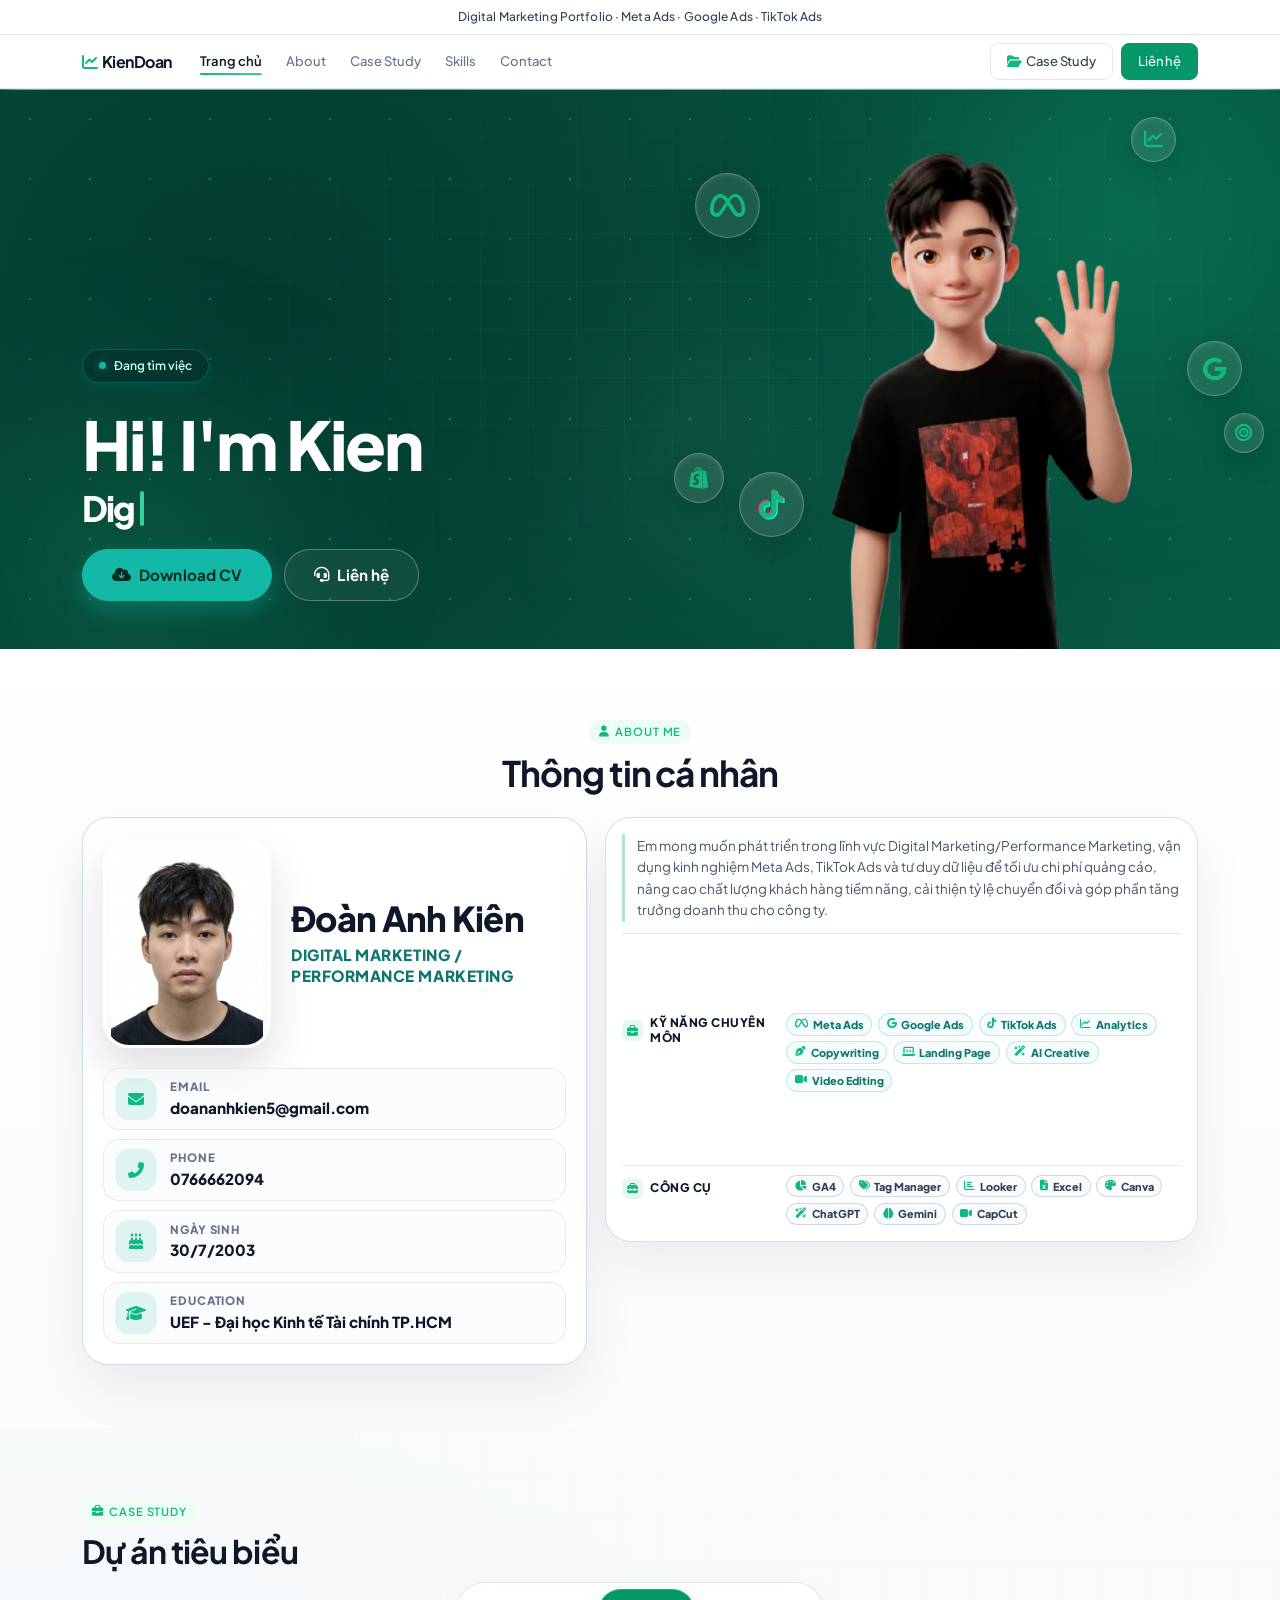
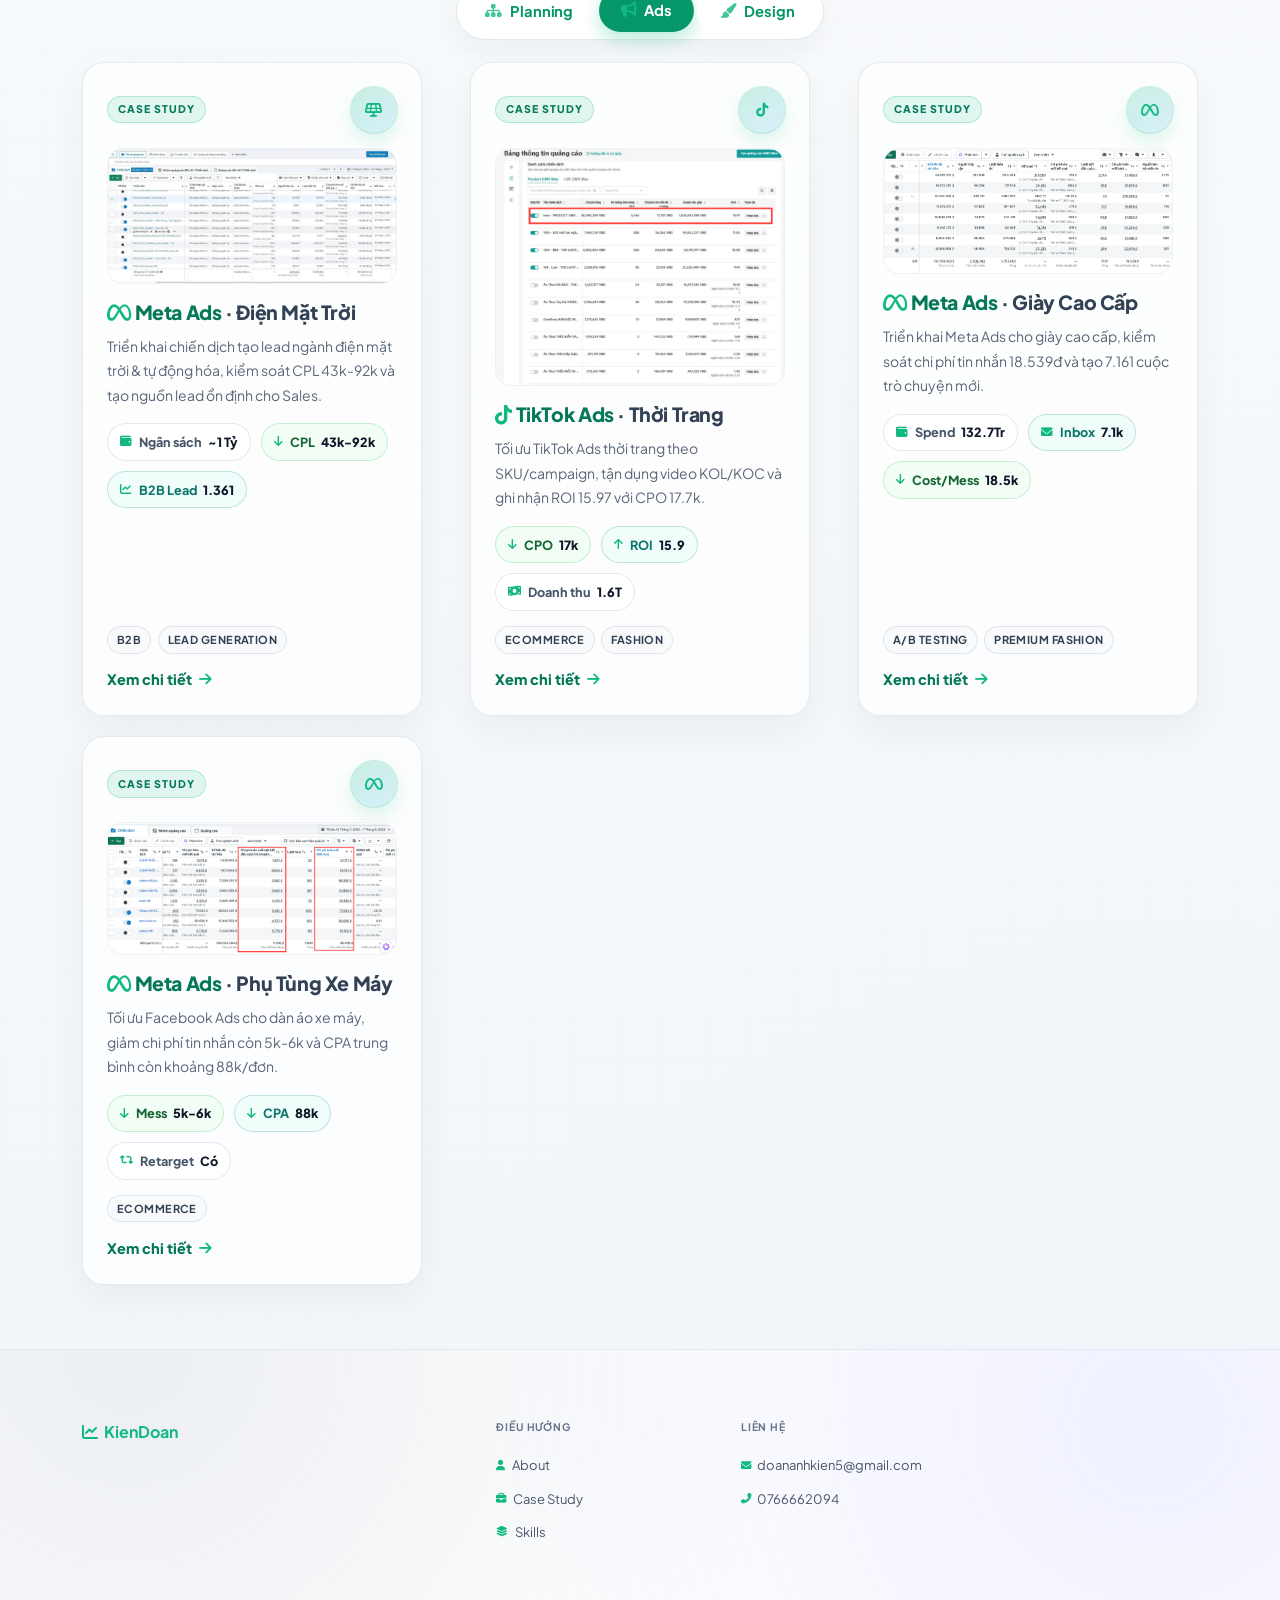
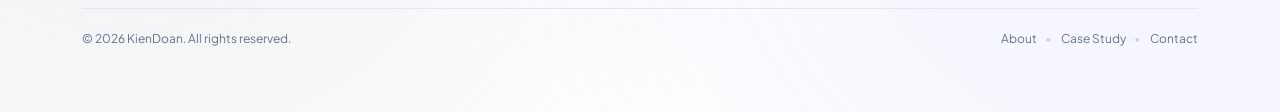
<file: index.html>
<!DOCTYPE html>
<html lang="vi">

<head>
    <!-- Event snippet for Lượt mua hàng conversion page
In your html page, add the snippet and call gtag_report_conversion when someone clicks on the chosen link or button. -->

    <!-- Google tag (gtag.js) -->
    <script async src="https://www.googletagmanager.com/gtag/js?id=AW-17994865729"></script>
    <script>
        window.dataLayer = window.dataLayer || [];
        function gtag() { dataLayer.push(arguments); }
        gtag('js', new Date());

        gtag('config', 'AW-17994865729');
    </script>
    <meta charset="UTF-8">
    <link rel="icon" type="image/svg+xml" href="assets/img/favicon.svg">
    <meta name="viewport" content="width=device-width,initial-scale=1.0">
    <title>Portfolio | Kien Doan </title>
    <meta name="description"
        content="Portfolio cá nhân của Kien Doan - Digital Marketing Specialist. Meta Ads, Google Ads, TikTok Ads, tracking và tối ưu chuyển đổi.">
    <meta name="keywords"
        content="portfolio digital marketing, digital marketing specialist, meta ads, google ads, tiktok ads, conversion optimization">
    <meta name="author" content="Kien Doan">
    <meta name="robots" content="index, follow">
    <meta name="revisit-after" content="1 day">
    <meta name="language" content="Vietnamese">
    <meta name="geo.region" content="VN">
    <meta name="geo.country" content="Vietnam">

    <!-- Open Graph (Facebook/Zalo) -->
    <meta property="og:type" content="website">
    <meta property="og:url" content="https://kiendoan.com/">
    <meta property="og:title" content="Portfolio | Kien Doan - Digital Marketing Specialist">
    <meta property="og:description"
        content="Case study thực chiến về Meta Ads, Google Ads, TikTok Ads và tối ưu chuyển đổi.">
    <meta property="og:image" content="https://kiendoan.com/assets/img/favicon.svg">
    <meta property="og:site_name" content="Kien Doan Portfolio">
    <meta property="og:locale" content="vi_VN">

    <!-- Twitter Card -->
    <meta name="twitter:card" content="summary_large_image">
    <meta name="twitter:url" content="https://kiendoan.com/">
    <meta name="twitter:title" content="Portfolio | Kien Doan - Digital Marketing Specialist">
    <meta name="twitter:description"
        content="Portfolio cá nhân với dự án thực chiến và KPI rõ ràng cho nhà tuyển dụng.">
    <meta name="twitter:image" content="https://kiendoan.com/assets/img/og-image.png">

    <!-- Canonical URL -->
    <link rel="canonical" href="https://kiendoan.com/">

    <!-- Preconnect & Preload -->
    <link rel="preconnect" href="https://fonts.googleapis.com">
    <link rel="preconnect" href="https://fonts.gstatic.com" crossorigin>
    <link rel="preload"
        href="https://fonts.googleapis.com/css2?family=Plus+Jakarta+Sans:wght@300;400;500;600;700;800;900&display=swap"
        as="style">
    <link
        href="https://fonts.googleapis.com/css2?family=Plus+Jakarta+Sans:wght@300;400;500;600;700;800;900&display=swap"
        rel="stylesheet">
    <!-- Google tag (gtag.js) -->
    <script async src="https://www.googletagmanager.com/gtag/js?id=AW-17994865729"></script>
    <script>
        window.dataLayer = window.dataLayer || [];
        function gtag() { dataLayer.push(arguments); }
        gtag('js', new Date());

        gtag('config', 'AW-17994865729');
    </script>
    <!-- Schema.org Person -->
    <script type="application/ld+json">
    {
      "@context": "https://schema.org",
      "@type": "Person",
      "name": "Kien Doan",
      "url": "https://kiendoan.com",
      "logo": "https://kiendoan.com/assets/img/favicon.svg",
      "description": "Digital Marketing Specialist với kinh nghiệm Meta Ads, Google Ads, TikTok Ads và tối ưu chuyển đổi.",
      "sameAs": [
        "https://www.facebook.com/kiendoan"
      ],
      "contactPoint": {
        "@type": "ContactPoint",
        "email": "hello@yourmail.com",
        "contactType": "business",
        "availableLanguage": "Vietnamese"
      },
      "address": {
        "@type": "PostalAddress",
        "addressCountry": "VN",
        "addressRegion": "Ho Chi Minh City"
      }
    }
    </script>

    <link href="https://cdn.jsdelivr.net/npm/bootstrap@5.3.3/dist/css/bootstrap.min.css" rel="stylesheet">
    <link href="https://cdnjs.cloudflare.com/ajax/libs/font-awesome/6.5.1/css/all.min.css" rel="stylesheet">
    <link href="assets/css/styles.css" rel="stylesheet">
    <style>
        .hero-bubble {
            position: absolute;
            background: rgba(255, 255, 255, 0.1);
            backdrop-filter: blur(8px);
            border: 1px solid rgba(255, 255, 255, 0.2);
            box-shadow: 0 8px 32px rgba(16, 185, 129, 0.2);
            display: flex;
            align-items: center;
            justify-content: center;
            animation: floatBubble ease-in-out infinite;
            z-index: 1;
            /* Stay behind content which is z-index:2 */
            border-radius: 50%;
            opacity: 1;
            /* Lower opacity for background effect */
        }

        .bubble-1 {
            top: 8%;
            right: 5%;
            width: 80px;
            height: 80px;
            padding: 12px;
            animation-duration: 6s;
        }

        .bubble-2 {
            top: 30%;
            right: 3%;
            width: 60px;
            height: 60px;
            padding: 8px;
            animation-duration: 5s;
            animation-delay: 1s;
        }

        .bubble-3 {
            bottom: 8%;
            right: 4%;
            width: 75px;
            height: 75px;
            padding: 12px;
            animation-duration: 7s;
            animation-delay: 2s;
        }

        .bubble-4 {
            top: 15%;
            right: 12%;
            width: 65px;
            height: 65px;
            padding: 10px;
            animation-duration: 6.5s;
            animation-delay: 0.5s;
        }

        .bubble-5 {
            bottom: 25%;
            right: 10%;
            width: 55px;
            height: 55px;
            padding: 8px;
            animation-duration: 5.5s;
            animation-delay: 1.5s;
        }

        @media (max-width: 991px) {
            .bubble-1 {
                top: 8%;
                right: 5%;
                width: 55px;
                height: 55px;
                padding: 8px;
            }

            .bubble-2 {
                top: 25%;
                right: 8%;
                width: 45px;
                height: 45px;
                padding: 6px;
            }

            .bubble-3 {
                bottom: 15%;
                right: 10%;
                width: 50px;
                height: 50px;
                padding: 8px;
            }

            .bubble-4 {
                display: none !important;
            }

            .bubble-5 {
                display: none !important;
            }
        }

        @media (max-width: 767px) {
            .hero-bubble {
                display: none !important;
            }
        }

        .hero-bubble img {
            width: 100%;
            height: 100%;
            object-fit: contain;
        }

        /* ── Portfolio hero avatar (static image) ───────────────────── */
        .hero-avatar-wrap {
            width: 100%;
            display: flex;
            justify-content: center;
            align-items: flex-end;
        }

        .hero-avatar-img {
            pointer-events: none;
            width: min(420px, 95%);
            max-height: 560px;
            height: auto;
            display: block;
            object-fit: contain;
            border: 0 !important;
            outline: 0 !important;
            box-shadow: none !important;
            border-radius: 0 !important;
            background: transparent !important;
            animation: none !important;
            filter: none !important;
            mix-blend-mode: normal !important;
        }

        @media (max-width: 991px) {
            .hero-avatar-img {
                width: min(340px, 88vw);
                max-height: 420px;
            }
        }

        @keyframes floatBubble {
            0% {
                transform: translateY(0) rotate(-5deg) scale(1);
            }

            50% {
                transform: translateY(-25px) rotate(5deg) scale(1.05);
            }

            100% {
                transform: translateY(0) rotate(-5deg) scale(1);
            }
        }

        /* ── Case study cards (home) ─────────────────────────────── */
        .case-study-section {
            background:
                linear-gradient(180deg, rgba(248, 250, 252, 0.92) 0%, rgba(241, 245, 249, 0.9) 100%),
                radial-gradient(circle at 10% 15%, rgba(16, 185, 129, 0.08), transparent 36%),
                radial-gradient(circle at 90% 80%, rgba(56, 189, 248, 0.08), transparent 42%);
            position: relative;
            overflow: hidden;
        }

        .case-study-section::before {
            content: "";
            position: absolute;
            inset: 0;
            background-image:
                linear-gradient(rgba(148, 163, 184, 0.08) 1px, transparent 1px),
                linear-gradient(90deg, rgba(148, 163, 184, 0.08) 1px, transparent 1px);
            background-size: 44px 44px;
            opacity: 0.22;
            pointer-events: none;
        }

        .case-study-section .container {
            position: relative;
            z-index: 1;
        }

        .cs-card {
            border: 1px solid rgba(148, 163, 184, 0.22);
            border-radius: 22px;
            background: rgba(255, 255, 255, 0.74);
            backdrop-filter: blur(16px);
            -webkit-backdrop-filter: blur(16px);
            box-shadow: 0 14px 36px rgba(2, 44, 34, 0.05), inset 0 1px 0 rgba(255, 255, 255, 0.6);
            padding: 1.5rem;
            height: 100%;
            transition: all 400ms cubic-bezier(0.4, 0, 0.2, 1);
            position: relative;
            overflow: hidden;
            transform: translateY(18px);
            opacity: 0;
            display: flex;
            flex-direction: column;
        }

        .cs-card.is-visible {
            transform: translateY(0);
            opacity: 1;
            transition-delay: var(--cs-delay, 0ms);
        }

        .cs-card::before {
            content: '';
            position: absolute;
            inset: 0;
            background:
                radial-gradient(circle at 15% 10%, rgba(16, 185, 129, .14), transparent 40%),
                radial-gradient(circle at 90% 30%, rgba(14, 165, 233, .12), transparent 48%);
            opacity: 0;
            transition: opacity 400ms ease;
            pointer-events: none;
            z-index: 0;
        }

        .cs-card::after {
            content: '';
            position: absolute;
            top: 0;
            left: -150%;
            width: 50%;
            height: 100%;
            background: linear-gradient(to right,
                    rgba(255, 255, 255, 0) 0%,
                    rgba(255, 255, 255, 0.5) 50%,
                    rgba(255, 255, 255, 0) 100%);
            transform: skewX(-25deg);
            z-index: 10;
            pointer-events: none;
        }

        .cs-card:hover {
            transform: translateY(-8px) scale(1.02);
            border-color: rgba(16, 185, 129, 0.4);
            box-shadow: 0 30px 60px rgba(2, 44, 34, 0.12), inset 0 1px 0 rgba(255, 255, 255, 0.9), 0 0 20px rgba(16, 185, 129, 0.1);
        }

        .cs-card:hover::before {
            opacity: 1;
        }

        .cs-card:hover::after {
            animation: card-shine 0.8s ease-out forwards;
        }

        .cs-card.ai-design-card {
            border-color: rgba(139, 92, 246, 0.22);
            background:
                linear-gradient(180deg, rgba(255, 255, 255, 0.84), rgba(248, 250, 252, 0.78)),
                radial-gradient(circle at 85% 12%, rgba(139, 92, 246, 0.12), transparent 34%);
        }

        .cs-card.ai-design-card::before {
            background:
                radial-gradient(circle at 20% 12%, rgba(139, 92, 246, .16), transparent 40%),
                radial-gradient(circle at 84% 36%, rgba(20, 184, 166, .14), transparent 48%);
        }

        .cs-card.ai-design-card:hover {
            border-color: rgba(139, 92, 246, 0.38);
            box-shadow: 0 30px 60px rgba(76, 29, 149, 0.12), inset 0 1px 0 rgba(255, 255, 255, 0.9), 0 0 20px rgba(139, 92, 246, 0.10);
        }

        @keyframes card-shine {
            100% {
                left: 200%;
            }
        }

        .cs-card-link {
            position: absolute;
            inset: 0;
            z-index: 1;
            border-radius: inherit;
            border: 0;
            background: transparent;
            padding: 0;
            cursor: pointer;
        }

        .cs-top {
            display: flex;
            align-items: center;
            justify-content: space-between;
            gap: .85rem;
            margin-bottom: .95rem;
            position: relative;
            z-index: 2;
        }

        .cs-badge {
            display: inline-flex;
            align-items: center;
            gap: .3rem;
            padding: .28rem .62rem;
            border-radius: 999px;
            background: rgba(16, 185, 129, .12);
            border: 1px solid rgba(16, 185, 129, .24);
            color: var(--primary-700);
            font-weight: 800;
            font-size: .66rem;
            letter-spacing: .1em;
            text-transform: uppercase;
        }

        .cs-icon {
            width: 46px;
            height: 46px;
            border-radius: 999px;
            background: linear-gradient(145deg, rgba(16, 185, 129, .22), rgba(14, 165, 233, .16));
            color: var(--primary-800);
            display: flex;
            align-items: center;
            justify-content: center;
            flex: 0 0 auto;
            box-shadow: 0 0 0 1px rgba(16, 185, 129, 0.22), 0 8px 18px rgba(16, 185, 129, 0.16);
            transition: transform 260ms var(--ease-out), box-shadow 260ms var(--ease-out);
        }

        .cs-card:hover .cs-icon {
            transform: scale(1.08) rotate(-6deg);
            box-shadow: 0 0 0 1px rgba(16, 185, 129, 0.28), 0 14px 28px rgba(16, 185, 129, 0.24);
        }

        .cs-title {
            font-size: 1.22rem;
            font-weight: 900;
            letter-spacing: -.02em;
            margin: 0 0 .55rem;
            position: relative;
            z-index: 2;
            line-height: 1.35;
        }

        .cs-title .cs-keyword {
            color: var(--primary-700);
        }

        .cs-visual {
            position: relative;
            border-radius: 16px;
            overflow: hidden;
            min-height: 126px;
            margin-bottom: 0.95rem;
            border: 1px solid rgba(255, 255, 255, 0.45);
            background: linear-gradient(135deg, rgba(15, 23, 42, 0.08), rgba(16, 185, 129, 0.18));
            z-index: 2;
        }

        .cs-visual img {
            transition: transform 500ms cubic-bezier(0.4, 0, 0.2, 1);
        }

        .cs-card:hover .cs-visual img {
            transform: scale(1.08);
        }

        .cs-visual::before {
            content: "";
            position: absolute;
            inset: 0;
            background:
                radial-gradient(circle at 80% 25%, rgba(255, 255, 255, 0.38), transparent 35%),
                radial-gradient(circle at 15% 80%, rgba(255, 255, 255, 0.24), transparent 45%);
            pointer-events: none;
        }

        .cs-visual-icon {
            position: absolute;
            right: 12px;
            top: 12px;
            width: 40px;
            height: 40px;
            border-radius: 12px;
            background: rgba(255, 255, 255, 0.26);
            border: 1px solid rgba(255, 255, 255, 0.44);
            display: flex;
            align-items: center;
            justify-content: center;
            color: #0f172a;
            font-size: 1.1rem;
        }

        .cs-visual-chart {
            position: absolute;
            left: 14px;
            right: 14px;
            bottom: 14px;
            display: flex;
            align-items: flex-end;
            gap: 7px;
        }

        .cs-visual-chart span {
            flex: 1;
            border-radius: 999px;
            background: linear-gradient(180deg, rgba(255, 255, 255, 0.92), rgba(226, 232, 240, 0.92));
            border: 1px solid rgba(255, 255, 255, 0.6);
        }

        .cs-visual-chart span:nth-child(1) {
            height: 22px;
        }

        .cs-visual-chart span:nth-child(2) {
            height: 34px;
        }

        .cs-visual-chart span:nth-child(3) {
            height: 52px;
        }

        .cs-visual-chart span:nth-child(4) {
            height: 64px;
        }

        .cs-visual-chart span:nth-child(5) {
            height: 44px;
        }

        .cs-card:hover .cs-visual-chart span {
            filter: brightness(1.04);
        }

        .cs-visual.meta {
            background: linear-gradient(135deg, rgba(59, 130, 246, 0.24), rgba(147, 197, 253, 0.2));
        }

        .cs-visual.google {
            background: linear-gradient(135deg, rgba(34, 197, 94, 0.2), rgba(59, 130, 246, 0.24));
        }

        .cs-visual.tiktok {
            background: linear-gradient(135deg, rgba(20, 184, 166, 0.2), rgba(15, 23, 42, 0.2));
        }

        .cs-visual.ai-poster-thumb {
            min-height: 178px;
            display: grid;
            place-items: center;
            padding: .75rem;
            border: 1px solid rgba(139, 92, 246, 0.2);
            background:
                radial-gradient(circle at 80% 20%, rgba(139, 92, 246, 0.16), transparent 35%),
                linear-gradient(135deg, rgba(248, 250, 252, 0.96), rgba(245, 243, 255, 0.92));
        }

        .cs-visual.ai-poster-thumb::before {
            opacity: .18;
        }

        .cs-visual.ai-poster-thumb img {
            position: relative;
            z-index: 2;
            width: auto;
            max-width: 100%;
            height: 156px;
            object-fit: contain;
            border-radius: 12px;
            box-shadow: 0 18px 34px rgba(76, 29, 149, 0.18);
        }

        .cs-desc {
            color: rgba(71, 85, 105, 0.9);
            margin: 0 0 1rem;
            line-height: 1.75;
            position: relative;
            z-index: 2;
        }

        .cs-kpis {
            display: flex;
            flex-wrap: wrap;
            gap: .62rem;
            margin-bottom: .95rem;
            position: relative;
            z-index: 2;
        }

        .cs-kpi {
            display: inline-flex;
            align-items: center;
            gap: .38rem;
            padding: .48rem .78rem;
            border-radius: 999px;
            background: rgba(255, 255, 255, 0.88);
            border: 1px solid rgba(148, 163, 184, 0.25);
            color: var(--gray-700);
            font-weight: 750;
            font-size: .79rem;
            transition: transform 220ms var(--ease-out), box-shadow 220ms var(--ease-out), border-color 220ms var(--ease-out);
        }

        .cs-kpi strong {
            color: var(--gray-900);
        }

        .cs-kpi.up {
            color: #0f766e;
            border-color: rgba(13, 148, 136, 0.24);
            background: rgba(240, 253, 250, 0.9);
        }

        .cs-kpi.cost {
            color: #166534;
            border-color: rgba(34, 197, 94, 0.24);
            background: rgba(240, 253, 244, 0.9);
        }

        .cs-kpi.neutral {
            color: #475569;
        }

        .cs-kpi i {
            font-size: 0.72rem;
        }

        .cs-card:hover .cs-kpi {
            transform: translateY(-1px);
            border-color: rgba(16, 185, 129, 0.28);
            box-shadow: 0 8px 18px rgba(2, 44, 34, 0.08);
        }

        .cs-tags {
            display: flex;
            flex-wrap: wrap;
            gap: 0.4rem;
            margin-top: auto;
            margin-bottom: .9rem;
            position: relative;
            z-index: 2;
        }

        .cs-tag {
            display: inline-flex;
            align-items: center;
            border-radius: 999px;
            padding: 0.25rem 0.56rem;
            font-size: 0.69rem;
            font-weight: 700;
            letter-spacing: 0.04em;
            text-transform: uppercase;
            color: var(--gray-700);
            background: rgba(248, 250, 252, 0.92);
            border: 1px solid rgba(148, 163, 184, 0.24);
        }

        .cs-action {
            display: inline-flex;
            align-items: center;
            gap: .45rem;
            font-weight: 800;
            font-size: .9rem;
            color: var(--primary-700);
            text-decoration: none;
            position: relative;
            z-index: 2;
            width: fit-content;
            transition: color 220ms var(--ease-out);
        }

        .cs-action::after {
            content: "";
            position: absolute;
            left: 0;
            bottom: -2px;
            height: 2px;
            width: 0;
            background: currentColor;
            transition: width 220ms var(--ease-out);
        }

        .cs-action i {
            transition: transform 220ms var(--ease-out);
        }

        .cs-card:hover .cs-action {
            color: var(--primary-600);
        }

        .cs-card:hover .cs-action::after {
            width: 100%;
        }

        .cs-card:hover .cs-action i {
            transform: translateX(4px);
        }

        @media (max-width: 767px) {
            .cs-card {
                border-radius: 18px;
                padding: 1.2rem;
            }

            .cs-title {
                font-size: 1.12rem;
            }
        }

        /* Compact About */
        .about-compact {
            padding: clamp(2rem, 4vw, 3.2rem) 0;
            background:
                linear-gradient(180deg, #ffffff 0%, rgba(248, 250, 252, 0.9) 100%);
        }

        .about-compact .section-header {
            margin-bottom: clamp(1rem, 2vw, 1.45rem);
        }

        .about-compact .section-header h2 {
            font-size: clamp(1.55rem, 3vw, 2.2rem);
            margin-bottom: 0;
        }

        .about-compact-grid {
            display: grid;
            grid-template-columns: minmax(360px, 0.92fr) minmax(0, 1.08fr);
            gap: clamp(.85rem, 1.5vw, 1.1rem);
            align-items: start;
        }

        .about-profile-card,
        .about-detail-card {
            border: 1px solid rgba(203, 213, 225, 0.82);
            border-radius: 26px;
            background: rgba(255, 255, 255, 0.96);
            box-shadow: 0 22px 54px rgba(15, 23, 42, 0.07);
            padding: clamp(1rem, 1.8vw, 1.25rem);
            transition: transform .22s ease, box-shadow .22s ease, border-color .22s ease;
            align-self: start;
            height: fit-content;
            min-height: 0;
        }

        .about-profile-card:hover,
        .about-detail-card:hover {
            transform: translateY(-3px);
            border-color: rgba(20, 184, 166, 0.28);
            box-shadow: 0 28px 64px rgba(15, 23, 42, 0.1);
        }

        .about-profile-card {
            display: flex;
            flex-direction: column;
            justify-content: flex-start;
        }

        .about-profile-head {
            display: grid;
            grid-template-columns: clamp(136px, 28vw, 168px) minmax(0, 1fr);
            align-items: center;
            gap: clamp(.9rem, 2vw, 1.25rem);
            margin-bottom: clamp(.9rem, 1.8vw, 1.2rem);
        }

        .about-avatar {
            width: 100%;
            aspect-ratio: 4 / 5;
            border-radius: 26px;
            overflow: hidden;
            border: 3px solid #fff;
            box-shadow: 0 20px 44px rgba(15, 23, 42, 0.14);
            background: linear-gradient(180deg, #ffffff 0%, #f8fafc 100%);
            display: flex;
            align-items: center;
            justify-content: center;
        }

        .about-avatar img {
            width: 100%;
            height: 100%;
            object-fit: contain;
            object-position: center center;
            display: block;
        }

        .about-identity {
            min-width: 0;
        }

        .about-name {
            margin: 0;
            color: var(--gray-900);
            font-size: clamp(1.55rem, 3.1vw, 2.15rem);
            font-weight: 900;
            letter-spacing: -0.02em;
            line-height: 1.05;
        }

        .about-role {
            margin-top: .55rem;
            color: #0f766e;
            font-size: clamp(.78rem, 1.5vw, .96rem);
            font-weight: 800;
            letter-spacing: .035em;
            line-height: 1.35;
            text-transform: uppercase;
        }

        .about-info-list {
            display: grid;
            gap: .55rem;
            margin: 0;
        }

        .about-info-item {
            display: grid;
            grid-template-columns: 42px minmax(0, 1fr);
            gap: .85rem;
            align-items: center;
            color: var(--gray-700);
            font-size: .95rem;
            line-height: 1.38;
            border: 1px solid rgba(226, 232, 240, 0.82);
            border-radius: 16px;
            background: rgba(248, 250, 252, 0.58);
            padding: .58rem .68rem;
            transition: transform .18s ease, border-color .18s ease, background .18s ease;
        }

        .about-info-item:hover {
            transform: translateX(4px);
            border-color: rgba(20, 184, 166, 0.32);
            background: rgba(240, 253, 250, 0.72);
        }

        .about-info-item i {
            width: 42px;
            height: 42px;
            display: inline-flex;
            align-items: center;
            justify-content: center;
            border-radius: 14px;
            color: #10b981;
            background: rgba(20, 184, 166, 0.12);
            font-size: 1rem;
        }

        .about-info-item span {
            display: block;
            color: var(--gray-500);
            font-size: .72rem;
            font-weight: 850;
            text-transform: uppercase;
            letter-spacing: .07em;
            margin-bottom: .18rem;
        }

        .about-info-item strong {
            color: var(--gray-900);
            font-weight: 800;
            overflow-wrap: anywhere;
        }

        .about-detail-card {
            display: grid;
            align-content: start;
            gap: .7rem;
        }

        .about-summary {
            margin: 0;
            color: #475569;
            font-size: .9rem;
            line-height: 1.62;
            max-width: none;
            border: 1px solid rgba(226, 232, 240, 0.86);
            border-radius: 18px;
            background: rgba(248, 250, 252, 0.62);
            padding: .72rem .85rem;
        }

        .about-skill-cloud {
            display: grid;
            grid-template-columns: repeat(2, minmax(0, 1fr));
            gap: .42rem;
        }

        .about-skill-layout {
            display: grid;
            grid-template-columns: 1fr;
            gap: .38rem;
            align-items: start;
            margin: 0;
        }

        .about-skill-section {
            margin: 0;
            border: 0;
            border-radius: 0;
            background: transparent;
            padding: 0;
            display: grid;
            grid-template-columns: 136px minmax(0, 1fr);
            gap: .45rem;
            align-items: center;
        }

        .about-skill-section+.about-skill-section {
            padding-top: .55rem;
            border-top: 1px solid rgba(226, 232, 240, 0.9);
        }

        .about-mini-title {
            margin: 0;
            color: var(--gray-900);
            font-size: .72rem;
            font-weight: 850;
            letter-spacing: .04em;
            text-transform: uppercase;
            display: flex;
            align-items: center;
            gap: .5rem;
        }

        .about-mini-title i {
            color: #0f766e;
        }

        .about-skill-chip {
            display: inline-flex;
            align-items: center;
            justify-content: flex-start;
            gap: .42rem;
            border: 1px solid rgba(20, 184, 166, 0.22);
            border-radius: 999px;
            background: rgba(240, 253, 250, 0.76);
            color: #115e59;
            padding: .42rem .68rem;
            font-size: .78rem;
            font-weight: 750;
            line-height: 1;
            transition: transform .18s ease, border-color .18s ease, background .18s ease;
        }

        .about-skill-chip i {
            font-size: .78rem;
            color: #0f766e;
        }

        .about-skill-chip:hover,
        .about-tool-chip:hover {
            transform: translateY(-2px);
            border-color: rgba(20, 184, 166, 0.4);
            background: rgba(240, 253, 250, 0.95);
        }

        .about-tool-chip {
            display: inline-flex;
            align-items: center;
            justify-content: flex-start;
            gap: .42rem;
            border: 1px solid rgba(226, 232, 240, 0.95);
            border-radius: 999px;
            background: #fff;
            color: var(--gray-700);
            padding: .4rem .64rem;
            font-size: .76rem;
            font-weight: 750;
            line-height: 1;
            box-shadow: 0 6px 14px rgba(15, 23, 42, 0.04);
            transition: transform .18s ease, border-color .18s ease, background .18s ease;
        }

        .about-tool-chip i {
            color: #0f766e;
            font-size: .78rem;
        }

        .about-skill-chip,
        .about-tool-chip {
            width: 100%;
        }

        @media (max-width: 1199px) {
            .about-compact-grid {
                grid-template-columns: minmax(320px, .95fr) minmax(0, 1.05fr);
            }
        }

        @media (max-width: 991px) {
            .about-compact-grid {
                grid-template-columns: 1fr;
            }

            .about-profile-card,
            .about-detail-card {
                border-radius: 22px;
            }

            .about-profile-head {
                grid-template-columns: 148px minmax(0, 1fr);
            }
        }

        @media (max-width: 575px) {
            .about-profile-head {
                grid-template-columns: 124px minmax(0, 1fr);
                align-items: center;
                gap: 1rem;
            }

            .about-avatar {
                border-radius: 20px;
            }

            .about-name {
                font-size: clamp(1.25rem, 7vw, 1.55rem);
            }

            .about-summary {
                font-size: .86rem;
                line-height: 1.58;
                padding: .82rem .88rem;
            }

            .about-skill-layout {
                grid-template-columns: 1fr;
                gap: .55rem;
            }

            .about-info-item {
                grid-template-columns: 38px minmax(0, 1fr);
                padding: .65rem;
            }

            .about-info-item i {
                width: 38px;
                height: 38px;
            }
        }

        /* ── Filter Group Premium Styling ───────────────────────────── */
        .filter-wrapper {
            display: flex;
            justify-content: center;
            margin-bottom: 3.5rem;
        }

        .filter-group {
            background: rgba(255, 255, 255, 0.85);
            border: 1px solid rgba(148, 163, 184, 0.25);
            padding: 0.4rem;
            border-radius: 999px;
            backdrop-filter: blur(16px);
            -webkit-backdrop-filter: blur(16px);
            box-shadow: 0 10px 30px rgba(2, 44, 34, 0.05), inset 0 1px 0 rgba(255, 255, 255, 0.6);
            display: inline-flex;
            gap: 0.2rem;
            flex-wrap: wrap;
            justify-content: center;
        }

        .filter-group .btn {
            border: none !important;
            font-weight: 700;
            font-size: 0.92rem;
            padding: 0.65rem 1.4rem;
            color: var(--gray-600);
            background: transparent;
            border-radius: 999px;
            transition: all 300ms cubic-bezier(0.4, 0, 0.2, 1);
            position: relative;
            z-index: 1;
            display: inline-flex;
            align-items: center;
            letter-spacing: -0.01em;
        }

        .filter-group .btn i {
            transition: transform 300ms cubic-bezier(0.4, 0, 0.2, 1);
            color: var(--primary-500);
            opacity: 0.8;
        }

        .filter-group .btn:hover {
            color: var(--gray-900);
            background: rgba(241, 245, 249, 0.8);
        }

        .filter-group .btn:hover i {
            transform: scale(1.15) rotate(-6deg);
            opacity: 1;
        }

        .filter-group .btn.active {
            color: #ffffff;
            background: linear-gradient(135deg, var(--primary-500), var(--primary-600));
            box-shadow: 0 8px 18px rgba(16, 185, 129, 0.28), inset 0 1px 1px rgba(255, 255, 255, 0.2);
            transform: translateY(-1px);
        }

        .filter-group .btn.active i {
            color: #ffffff;
            opacity: 1;
            transform: scale(1.05);
        }

        @media (max-width: 576px) {
            .filter-group {
                border-radius: 24px;
                padding: 0.5rem;
            }

            .filter-group .btn {
                padding: 0.55rem 1.1rem;
                font-size: 0.88rem;
            }
        }

        /* ── Typing Effect ──────────────────────────────────────────── */
        .typewriter-wrap {
            display: flex;
            align-items: center;
            min-height: 1.2em;
            margin-top: .18em;
            font-size: .52em;
            /* Keep height stable */
        }

        .typewriter-text {
            color: #ffffff;
            font-weight: 800;
        }

        .typewriter-cursor {
            display: inline-block;
            width: 4px;
            height: 1em;
            background-color: var(--primary-400);
            margin-left: 6px;
            animation: blinkCursor 0.8s step-end infinite;
            border-radius: 2px;
        }

        @keyframes blinkCursor {

            0%,
            100% {
                opacity: 1;
            }

            50% {
                opacity: 0;
            }
        }

        /* Mobile polish overrides */
        @media (max-width: 991.98px) {

            html,
            body {
                overflow-x: hidden;
            }

            .navbar-custom .navbar-collapse {
                max-height: calc(100vh - 92px);
                overflow-y: auto;
            }

            .navbar-custom .navbar-collapse .d-flex {
                display: grid !important;
                grid-template-columns: 1fr 1fr;
                gap: .5rem !important;
                margin-top: .65rem;
            }

            .navbar-custom .navbar-collapse .btn {
                width: 100%;
                justify-content: center;
            }

            .hero-section {
                min-height: auto;
                padding: clamp(2.25rem, 7vw, 3.25rem) 0 0 !important;
            }

            .hero-section .row {
                align-items: center !important;
                gap: 1.25rem !important;
            }

            .hero-section .col-lg-7 {
                padding-bottom: 0 !important;
            }

            .hero-section h1 {
                max-width: 11ch;
            }

            .hero-avatar-wrap {
                align-items: center;
                max-height: 360px;
                overflow: hidden;
            }

            .hero-avatar-img {
                width: min(300px, 82vw);
                max-height: 360px;
            }

            .glass-bubble,
            .data-ecosystem {
                display: none !important;
            }

            .about-compact-grid {
                grid-template-columns: 1fr;
                max-width: 760px;
                margin: 0 auto;
            }

            .case-study-section .row.g-5 {
                --bs-gutter-y: 1rem;
            }
        }

        @media (max-width: 767.98px) {
            .topbar {
                display: none;
            }

            .container {
                padding-left: 1rem;
                padding-right: 1rem;
            }

            .navbar-custom {
                padding: .45rem 0;
            }

            .hero-section {
                text-align: center;
                padding-top: 2rem !important;
            }

            .hero-section h1 {
                max-width: 100%;
                font-size: clamp(2rem, 13vw, 3.4rem) !important;
                line-height: .98;
                margin-bottom: .8rem;
            }

            .hero-section .hero-label {
                margin-bottom: .85rem;
            }

            .hero-section .hero-desc {
                max-width: 100% !important;
                margin-left: auto;
                margin-right: auto;
            }

            .hero-section .hero-actions {
                justify-content: center;
                width: 100%;
            }

            .hero-section .hero-actions .btn {
                flex: 1 1 150px;
                justify-content: center;
                min-width: 0;
                max-width: 220px;
            }

            .hero-avatar-wrap {
                max-height: 300px;
                margin-top: .25rem;
            }

            .hero-avatar-img {
                width: min(260px, 78vw);
                max-height: 310px;
            }

            .about-compact {
                padding: 1.45rem 0 !important;
            }

            .about-compact .section-header {
                margin-bottom: .75rem;
            }

            .about-profile-card,
            .about-detail-card {
                padding: .9rem;
                border-radius: 22px;
            }

            .about-detail-card {
                gap: .55rem;
            }

            .about-profile-head {
                gap: .85rem;
                margin-bottom: .85rem;
            }

            .about-info-list {
                gap: .55rem;
            }

            .about-info-item strong {
                overflow-wrap: anywhere;
            }

            .about-skill-cloud {
                gap: .45rem;
            }

            .about-skill-chip,
            .about-tool-chip {
                font-size: .74rem;
                padding: .36rem .58rem;
            }

            .filter-wrapper {
                margin-bottom: 1.35rem;
                justify-content: stretch;
            }

            .filter-group {
                width: 100%;
                display: grid;
                grid-template-columns: repeat(3, minmax(0, 1fr));
                border-radius: 18px;
                gap: .25rem;
            }

            .filter-group .btn {
                justify-content: center;
                padding: .52rem .35rem;
                font-size: .78rem;
                white-space: nowrap;
            }

            .filter-group .btn i {
                margin-right: .25rem !important;
            }

            .case-study-section {
                padding-top: 2.25rem !important;
                padding-bottom: 2.25rem !important;
            }

            .case-study-section .section-header {
                margin-bottom: 1.1rem;
                text-align: center;
            }

            .cs-card {
                padding: 1rem;
                border-radius: 18px;
            }

            .cs-top {
                margin-bottom: .7rem;
            }

            .cs-icon {
                width: 38px;
                height: 38px;
            }

            .cs-visual {
                min-height: 112px;
                border-radius: 14px;
                margin-bottom: .75rem;
            }

            .cs-title {
                font-size: 1rem !important;
            }

            .cs-desc {
                font-size: .84rem;
                line-height: 1.55;
                margin-bottom: .75rem;
            }

            .cs-kpis {
                gap: .4rem;
                margin-bottom: .75rem;
            }

            .cs-kpi {
                font-size: .7rem;
                padding: .38rem .52rem;
            }

            .cs-tags {
                flex-wrap: wrap;
            }
        }

        @media (max-width: 420px) {

            .navbar-custom .navbar-collapse .d-flex,
            .filter-group {
                grid-template-columns: 1fr;
            }

            .hero-section h1 {
                font-size: clamp(1.8rem, 12vw, 2.75rem) !important;
            }

            .hero-section .hero-actions {
                display: grid;
                grid-template-columns: 1fr;
            }

            .hero-section .hero-actions .btn {
                max-width: none;
                width: 100%;
            }

            .about-profile-head {
                grid-template-columns: 112px minmax(0, 1fr);
                align-items: center;
                gap: .9rem;
            }

            .about-role {
                font-size: .68rem;
                line-height: 1.35;
            }

            .about-info-item {
                grid-template-columns: 36px minmax(0, 1fr);
                gap: .62rem;
                font-size: .82rem;
            }

            .about-info-item i {
                width: 36px;
                height: 36px;
                font-size: .82rem;
            }
        }

        .about-detail-card {
            display: flex !important;
            flex-direction: column !important;
            justify-content: flex-start !important;
            align-content: flex-start !important;
            gap: .4rem !important;
            padding: .65rem !important;
            height: auto !important;
            min-height: 0 !important;
        }

        .about-detail-card .about-summary {
            font-size: .82rem;
            line-height: 1.48;
            padding: .6rem .72rem;
            margin: 0 !important;
        }

        .about-detail-card .about-skill-section {
            margin: 0 !important;
            padding: 0 !important;
            min-height: 0 !important;
            display: grid !important;
            grid-template-columns: 136px minmax(0, 1fr) !important;
            gap: .45rem !important;
            align-items: center !important;
            border: 0 !important;
            background: transparent !important;
        }

        .about-detail-card .about-skill-section+.about-skill-section {
            margin-top: 0 !important;
            padding-top: .48rem !important;
        }

        .about-detail-card .about-skill-layout {
            display: grid !important;
            grid-template-columns: 1fr !important;
            gap: .38rem !important;
            align-items: start !important;
            margin: 0 !important;
        }

        .about-detail-card .about-mini-title {
            margin: 0 !important;
            font-size: .72rem;
            line-height: 1.05 !important;
        }

        .about-detail-card .about-skill-cloud {
            display: grid !important;
            grid-template-columns: repeat(2, minmax(0, 1fr)) !important;
            gap: .38rem !important;
        }

        .about-detail-card .about-skill-chip,
        .about-detail-card .about-tool-chip {
            width: 100% !important;
            justify-content: flex-start !important;
            font-size: .72rem;
            padding: .34rem .52rem;
        }

        @media (max-width: 767px) {
            .about-detail-card .about-skill-section {
                grid-template-columns: 1fr !important;
                gap: .45rem !important;
            }

            .about-detail-card .about-mini-title {
                margin: 0 !important;
            }
        }

        @media (max-width: 420px) {
            .about-detail-card .about-skill-cloud {
                grid-template-columns: 1fr !important;
            }
        }

        .about-detail-card {
            gap: .72rem !important;
            padding: .9rem !important;
        }

        .about-detail-card .about-skill-layout {
            display: grid !important;
            grid-template-columns: repeat(2, minmax(0, 1fr)) !important;
            gap: .72rem !important;
            align-items: stretch !important;
            margin: 0 !important;
        }

        .about-detail-card .about-skill-section {
            display: flex !important;
            flex-direction: column !important;
            gap: .62rem !important;
            min-height: 0 !important;
            padding: .78rem !important;
            border: 1px solid rgba(203, 213, 225, 0.78) !important;
            border-radius: 18px !important;
            background: linear-gradient(180deg, rgba(255, 255, 255, 0.96), rgba(248, 250, 252, 0.82)) !important;
            box-shadow: inset 0 1px 0 rgba(255, 255, 255, 0.88), 0 10px 22px rgba(15, 23, 42, 0.04) !important;
        }

        .about-detail-card .about-skill-section+.about-skill-section {
            margin-top: 0 !important;
            padding-top: .78rem !important;
            border-top: 1px solid rgba(203, 213, 225, 0.78) !important;
        }

        .about-detail-card .about-mini-title {
            margin: 0 !important;
            color: #0f172a;
            font-size: .78rem;
            font-weight: 900;
            letter-spacing: .055em;
            line-height: 1.2 !important;
        }

        .about-detail-card .about-mini-title i {
            width: 26px;
            height: 26px;
            display: inline-flex;
            align-items: center;
            justify-content: center;
            border-radius: 9px;
            background: rgba(16, 185, 129, 0.12);
            color: #059669;
            font-size: .78rem;
            flex: 0 0 auto;
        }

        .about-detail-card .about-skill-cloud {
            display: grid !important;
            grid-template-columns: repeat(2, minmax(0, 1fr)) !important;
            gap: .42rem !important;
        }

        .about-detail-card .about-skill-chip,
        .about-detail-card .about-tool-chip {
            width: 100% !important;
            min-height: 32px;
            justify-content: flex-start !important;
            gap: .38rem;
            border-radius: 999px;
            padding: .38rem .55rem;
            font-size: .72rem;
            font-weight: 800;
            line-height: 1.1;
            white-space: nowrap;
        }

        .about-detail-card .about-skill-chip {
            border-color: rgba(20, 184, 166, 0.28);
            background: rgba(240, 253, 250, 0.82);
            color: #0f766e;
        }

        .about-detail-card .about-tool-chip {
            border-color: rgba(203, 213, 225, 0.92);
            background: rgba(255, 255, 255, 0.92);
            color: #334155;
            box-shadow: none;
        }

        .about-detail-card .about-skill-chip i,
        .about-detail-card .about-tool-chip i {
            color: #10b981;
            font-size: .76rem;
            flex: 0 0 auto;
        }

        @media (max-width: 1199px) {
            .about-detail-card .about-skill-layout {
                grid-template-columns: 1fr !important;
            }
        }

        @media (max-width: 575px) {
            .about-detail-card {
                padding: .78rem !important;
            }

            .about-detail-card .about-skill-section {
                padding: .68rem !important;
            }
        }

        .about-detail-card {
            padding: .95rem 1rem !important;
            gap: .7rem !important;
            border-color: rgba(203, 213, 225, 0.72) !important;
            background: rgba(255, 255, 255, 0.96) !important;
        }

        .about-detail-card .about-summary {
            color: #475569;
            font-size: .84rem;
            line-height: 1.58;
            border: 0;
            border-left: 3px solid rgba(16, 185, 129, 0.34);
            border-radius: 0;
            background: transparent;
            padding: .1rem 0 .1rem .75rem;
        }

        .about-detail-card .about-skill-layout {
            display: grid !important;
            grid-template-columns: 1fr !important;
            gap: .58rem !important;
            padding-top: .65rem;
            border-top: 1px solid rgba(226, 232, 240, 0.92);
        }

        .about-detail-card .about-skill-section {
            display: grid !important;
            grid-template-columns: 154px minmax(0, 1fr) !important;
            gap: .65rem !important;
            align-items: start !important;
            padding: 0 !important;
            border: 0 !important;
            border-radius: 0 !important;
            background: transparent !important;
            box-shadow: none !important;
        }

        .about-detail-card .about-skill-section+.about-skill-section {
            padding-top: .58rem !important;
            border-top: 1px solid rgba(226, 232, 240, 0.82) !important;
        }

        .about-detail-card .about-mini-title {
            display: flex;
            align-items: center;
            gap: .45rem;
            color: #0f172a;
            font-size: .74rem;
            font-weight: 900;
            letter-spacing: .045em;
            line-height: 1.25 !important;
            margin: .18rem 0 0 !important;
            text-transform: uppercase;
        }

        .about-detail-card .about-mini-title i {
            width: 21px;
            height: 21px;
            border-radius: 7px;
            background: rgba(16, 185, 129, 0.11);
            color: #059669;
            font-size: .68rem;
        }

        .about-detail-card .about-skill-cloud {
            display: flex !important;
            flex-wrap: wrap;
            gap: .35rem !important;
        }

        .about-detail-card .about-skill-chip,
        .about-detail-card .about-tool-chip {
            width: auto !important;
            min-height: 0;
            display: inline-flex;
            align-items: center;
            justify-content: flex-start !important;
            gap: .3rem;
            padding: .28rem .48rem;
            border-radius: 999px;
            font-size: .68rem;
            font-weight: 800;
            line-height: 1.05;
            letter-spacing: 0;
            white-space: nowrap;
            box-shadow: none;
        }

        .about-detail-card .about-skill-chip {
            border-color: rgba(20, 184, 166, 0.25);
            background: rgba(240, 253, 250, 0.72);
            color: #0f766e;
        }

        .about-detail-card .about-tool-chip {
            border-color: rgba(203, 213, 225, 0.88);
            background: rgba(248, 250, 252, 0.76);
            color: #334155;
        }

        .about-detail-card .about-skill-chip i,
        .about-detail-card .about-tool-chip i {
            color: #10b981;
            font-size: .66rem;
        }

        @media (max-width: 767px) {
            .about-detail-card .about-skill-section {
                grid-template-columns: 1fr !important;
                gap: .42rem !important;
            }

            .about-detail-card .about-mini-title {
                margin: 0 !important;
            }
        }

        @media (max-width: 767.98px) {
            .hero-avatar-wrap {
                display: none !important;
            }

            .hero-section .col-lg-5 {
                display: none !important;
            }

            .hero-section h1 {
                display: grid;
                justify-items: center;
                gap: .12em;
                font-size: clamp(2.55rem, 15vw, 3.6rem) !important;
                line-height: .95 !important;
            }

            .hero-section h1 .glow-text-title {
                display: block;
                white-space: nowrap;
            }

            .hero-section h1 .typewriter-wrap {
                justify-content: center;
                margin-top: 0;
                font-size: .48em;
                min-height: 1.15em;
                max-width: 100%;
                overflow-wrap: anywhere;
            }
        }

        .about-compact {
            padding-bottom: clamp(.75rem, 1.8vw, 1.25rem) !important;
        }

        .case-study-section {
            padding-top: clamp(1rem, 2.2vw, 1.6rem) !important;
            padding-bottom: clamp(2.4rem, 4.5vw, 3.4rem) !important;
        }

        .case-study-section .section-header {
            margin-bottom: .75rem !important;
        }

        .filter-wrapper {
            margin-bottom: clamp(1rem, 2vw, 1.35rem) !important;
        }

        .case-study-section .row.g-5 {
            --bs-gutter-y: 1.25rem;
        }

        @media (max-width: 767.98px) {
            .about-compact {
                padding-bottom: .7rem !important;
            }

            .case-study-section {
                padding-top: .85rem !important;
            }
        }
    </style>
</head>

<body>
    <div class="topbar">
        Digital Marketing Portfolio · Meta Ads · Google Ads · TikTok Ads
    </div>

    <nav class="navbar navbar-expand-lg navbar-custom sticky-top">
        <div class="container">
            <a class="navbar-brand" href="#home"><i class="fas fa-chart-line me-1"
                    style="color:var(--primary-500)"></i><span class="metallic-text">KienDoan</span></a>

            <button class="navbar-toggler border-0 order-lg-last" type="button" data-bs-toggle="collapse"
                data-bs-target="#navbarMain">
                <span class="navbar-toggler-icon"></span>
            </button>

            <div class="collapse navbar-collapse" id="navbarMain">
                <ul class="navbar-nav me-auto mb-2 mb-lg-0">
                    <li class="nav-item"><a class="nav-link active" href="#home">Trang chủ</a></li>
                    <li class="nav-item"><a class="nav-link" href="#about">About</a></li>
                    <li class="nav-item"><a class="nav-link" href="#case-study">Case Study</a></li>
                    <li class="nav-item"><a class="nav-link" href="#skills">Skills</a></li>
                    <li class="nav-item"><a class="nav-link" href="#contact">Contact</a></li>
                </ul>
                <div class="d-flex gap-2">
                    <a href="#case-study" class="btn btn-light btn-sm"><i class="fas fa-folder-open me-1"></i>Case
                        Study</a>
                    <a href="#contact" class="btn btn-primary btn-sm">Liên hệ</a>
                </div>
            </div>
        </div>
    </nav>

    <section class="hero-section" id="home">
        <div class="hero-orb hero-orb-1"></div>
        <div class="hero-orb hero-orb-2"></div>
        <div class="hero-orb hero-orb-3"></div>
        <div class="hero-grid"></div>
        <div class="hero-particles"></div>

        <div class="container position-relative" style="z-index:2">
            <div class="row align-items-end g-5">
                <div class="col-lg-7 pb-4 pb-lg-5">
                    <div class="hero-label">
                        <span class="pulse-dot"></span>
                        Đang tìm việc
                    </div>
                    <h1>
                        <span class="glow-text-title">Hi! I'm Kien</span>
                        <span class="typewriter-wrap">
                            <span class="typewriter-text"></span><span class="typewriter-cursor"></span>
                        </span>
                    </h1>
                    <p class="hero-desc"
                        style="color: rgba(255,255,255,0.85); font-size: 1.05rem; line-height: 1.6; max-width: 500px;">

                    </p>
                    <div class="hero-actions">
                        <a href="Doan-Anh-Kien-CV.pdf" class="btn btn-primary btn-lg rounded-pill"
                            download="Doan-Anh-Kien-CV.pdf">
                            <i class="fa-solid fa-cloud-arrow-down me-2"></i>Download CV
                        </a>
                        <a href="#contact" class="btn btn-outline-light btn-lg rounded-pill">
                            <i class="fa-solid fa-headset me-2"></i>Liên hệ
                        </a>
                    </div>
                </div>
                <div class="col-lg-5 d-flex align-items-end justify-content-center">
                    <div class="hero-avatar-wrap position-relative">
                        <div class="data-ecosystem">
                            <div class="data-ecosystem-line"
                                style="top: 20%; left: 10%; width: 30%; transform: rotate(15deg);"></div>
                            <div class="data-ecosystem-line"
                                style="top: 50%; right: 5%; width: 40%; transform: rotate(-25deg); animation-delay: 1s;">
                            </div>
                            <div class="data-ecosystem-line"
                                style="bottom: 30%; left: 20%; width: 35%; transform: rotate(-10deg); animation-delay: 2s;">
                            </div>
                        </div>
                        <img src="assets/img/hero-avatar.png" alt="Kien Doan avatar" class="hero-avatar-img"
                            loading="lazy" style="position: relative; z-index: 2;">

                        <!-- Floating Glass Bubbles -->
                        <div class="glass-bubble bubble-meta">
                            <i class="fab fa-meta"></i>
                        </div>
                        <div class="glass-bubble bubble-google">
                            <i class="fab fa-google"></i>
                        </div>
                        <div class="glass-bubble bubble-tiktok">
                            <i class="fab fa-tiktok"></i>
                        </div>
                        <div class="glass-bubble bubble-analytics">
                            <i class="fas fa-chart-line"></i>
                        </div>
                        <div class="glass-bubble bubble-shopify">
                            <i class="fab fa-shopify"></i>
                        </div>
                        <div class="glass-bubble bubble-target">
                            <i class="fas fa-bullseye"></i>
                        </div>
                    </div>
                </div>
            </div>
        </div>
    </section>

    <section class="about-compact" id="about">
        <div class="container">
            <div class="section-header text-center">
                <span class="section-label"><i class="fas fa-user"></i> About Me</span>
                <h2>Thông tin cá nhân</h2>
            </div>
            <div class="about-compact-grid">
                <article class="about-profile-card">
                    <div class="about-profile-head">
                        <div class="about-avatar">
                            <img src="assets/img/kien.jpg" alt="Đoàn Anh Kiên" loading="lazy">
                        </div>
                        <div class="about-identity">
                            <h3 class="about-name">Đoàn Anh Kiên</h3>
                            <div class="about-role">Digital Marketing / Performance Marketing</div>
                        </div>
                    </div>

                    <div class="about-info-list">
                        <div class="about-info-item">
                            <i class="fas fa-envelope"></i>
                            <div><span>Email</span><strong>doananhkien5@gmail.com</strong></div>
                        </div>
                        <div class="about-info-item">
                            <i class="fas fa-phone-alt"></i>
                            <div><span>Phone</span><strong>0766662094</strong></div>
                        </div>
                        <div class="about-info-item">
                            <i class="fas fa-cake-candles"></i>
                            <div><span>Ngày sinh</span><strong>30/7/2003</strong></div>
                        </div>
                        <div class="about-info-item">
                            <i class="fas fa-graduation-cap"></i>
                            <div><span>Education</span><strong>UEF - Đại học Kinh tế Tài chính TP.HCM</strong></div>
                        </div>
                    </div>
                </article>

                <article class="about-detail-card">
                    <p class="about-summary">
                        Em mong muốn phát triển trong lĩnh vực Digital Marketing/Performance Marketing, vận dụng kinh
                        nghiệm Meta Ads, TikTok Ads và tư duy dữ liệu để tối ưu chi phí quảng cáo, nâng cao chất lượng
                        khách hàng tiềm năng, cải thiện tỷ lệ chuyển đổi và góp phần tăng trưởng doanh thu cho công ty.
                    </p>

                    <div class="about-skill-layout">
                        <div class="about-skill-section" id="skills">
                            <h4 class="about-mini-title"><i class="fas fa-briefcase"></i>Kỹ năng chuyên môn</h4>
                            <div class="about-skill-cloud" aria-label="Kỹ năng chuyên môn">
                                <span class="about-skill-chip"><i class="fab fa-meta"></i>Meta Ads</span>
                                <span class="about-skill-chip"><i class="fab fa-google"></i>Google Ads</span>
                                <span class="about-skill-chip"><i class="fab fa-tiktok"></i>TikTok Ads</span>
                                <span class="about-skill-chip"><i class="fas fa-chart-line"></i>Analytics</span>
                                <span class="about-skill-chip"><i class="fas fa-pen-nib"></i>Copywriting</span>
                                <span class="about-skill-chip"><i class="fas fa-laptop-code"></i>Landing Page</span>
                                <span class="about-skill-chip"><i class="fas fa-wand-magic-sparkles"></i>AI
                                    Creative</span>
                                <span class="about-skill-chip"><i class="fas fa-video"></i>Video Editing</span>
                            </div>
                        </div>

                        <div class="about-skill-section">
                            <h4 class="about-mini-title"><i class="fas fa-toolbox"></i>Công cụ</h4>
                            <div class="about-skill-cloud" aria-label="Công cụ sử dụng">
                                <span class="about-tool-chip"><i class="fas fa-chart-pie"></i>GA4</span>
                                <span class="about-tool-chip"><i class="fas fa-tags"></i>Tag Manager</span>
                                <span class="about-tool-chip"><i class="fas fa-chart-bar"></i>Looker</span>
                                <span class="about-tool-chip"><i class="fas fa-file-excel"></i>Excel</span>
                                <span class="about-tool-chip"><i class="fas fa-palette"></i>Canva</span>
                                <span class="about-tool-chip"><i class="fas fa-wand-magic-sparkles"></i>ChatGPT</span>
                                <span class="about-tool-chip"><i class="fas fa-brain"></i>Gemini</span>
                                <span class="about-tool-chip"><i class="fas fa-video"></i>CapCut</span>
                            </div>
                        </div>
                    </div>
                </article>
            </div>
        </div>
    </section>

    <section class="case-study-section" id="case-study">
        <div class="container">
            <div class="section-header">
                <span class="section-label"><i class="fas fa-briefcase"></i> Case Study</span>
                <h2>Dự án tiêu biểu</h2>
            </div>

            <!-- Filters -->
            <div class="filter-wrapper">
                <div class="filter-group">
                    <button class="btn" data-filter="planning"><i class="fas fa-sitemap me-2"></i>Planning</button>
                    <button class="btn active" data-filter="ads"><i class="fas fa-bullhorn me-2"></i>Ads</button>
                    <button class="btn" data-filter="design"><i class="fas fa-paint-brush me-2"></i>Design</button>
                </div>
            </div>

            <div class="row g-5">
                <div class="col-md-6 col-lg-4 project-item" data-category="ads">
                    <article class="cs-card">
                        <a href="case-study-solar.html" class="cs-card-link"
                            aria-label="Xem chi tiết B2B Lead Generation Solar"></a>
                        <div class="cs-top">
                            <span class="cs-badge">Case Study</span>
                            <div class="cs-icon"><i class="fas fa-solar-panel"></i></div>
                        </div>
                        <div class="cs-visual solar"
                            style="padding: 0; overflow: hidden; display: flex; align-items: center; justify-content: center; background: #f8fafc; border: 1px solid rgba(148, 163, 184, 0.1);">
                            <img src="assets/img/solar.png" alt="Kết quả Solar B2B"
                                style="width: 100%; height: 100%; object-fit: cover; opacity: 0.95;">
                        </div>
                        <h5 class="cs-title"><span class="cs-keyword"><i class="fab fa-meta me-1"></i>Meta Ads</span> ·
                            Điện Mặt Trời</h5>
                        <p class="cs-desc">Triển khai chiến dịch tạo lead ngành điện mặt trời & tự động hóa, kiểm soát
                            CPL 43k-92k và tạo nguồn lead ổn định cho Sales.</p>
                        <div class="cs-kpis">
                            <span class="cs-kpi neutral"><i class="fas fa-wallet"></i>Ngân sách
                                <strong>~1 Tỷ</strong></span>
                            <span class="cs-kpi cost"><i class="fas fa-arrow-down"></i>CPL
                                <strong>43k-92k</strong></span>
                            <span class="cs-kpi up"><i class="fas fa-chart-line"></i>B2B Lead
                                <strong>1.361</strong></span>
                        </div>
                        <div class="cs-tags">
                            <span class="cs-tag">B2B</span>
                            <span class="cs-tag">Lead Generation</span>
                        </div>
                        <a href="case-study-solar.html" class="cs-action">Xem chi tiết <i
                                class="fas fa-arrow-right"></i></a>
                    </article>
                </div>

                <div class="col-md-6 col-lg-4 project-item" data-category="ads">
                    <article class="cs-card">
                        <a href="case-study-tiktok.html" class="cs-card-link"
                            aria-label="Xem chi tiết TikTok Ads Thời trang"></a>
                        <div class="cs-top">
                            <span class="cs-badge">Case Study</span>
                            <div class="cs-icon"><i class="fab fa-tiktok"></i></div>
                        </div>
                        <div class="cs-visual tiktok"
                            style="padding: 0; overflow: hidden; display: flex; align-items: center; justify-content: center; background: #f8fafc; border: 1px solid rgba(148, 163, 184, 0.1);">
                            <img src="assets/img/tiktok.png" alt="Kết quả TikTok Ads"
                                style="width: 100%; height: 100%; object-fit: cover; opacity: 0.95;">
                        </div>
                        <h5 class="cs-title"><span class="cs-keyword"><i class="fab fa-tiktok me-1"></i>TikTok
                                Ads</span> · Thời Trang</h5>
                        <p class="cs-desc">Tối ưu TikTok Ads thời trang theo SKU/campaign, tận dụng video KOL/KOC và
                            ghi nhận ROI 15.97 với CPO 17.7k.</p>
                        <div class="cs-kpis">
                            <span class="cs-kpi cost"><i class="fas fa-arrow-down"></i>CPO <strong>17k</strong></span>
                            <span class="cs-kpi up"><i class="fas fa-arrow-up"></i>ROI <strong>15.9</strong></span>
                            <span class="cs-kpi neutral"><i class="fas fa-money-bill-wave"></i>Doanh thu
                                <strong>1.6T</strong></span>
                        </div>
                        <div class="cs-tags">
                            <span class="cs-tag">Ecommerce</span>
                            <span class="cs-tag">Fashion</span>
                        </div>
                        <a href="case-study-tiktok.html" class="cs-action">Xem chi tiết <i
                                class="fas fa-arrow-right"></i></a>
                    </article>
                </div>

                <div class="col-md-6 col-lg-4 project-item" data-category="ads">
                    <article class="cs-card">
                        <a href="case-study-giay.html" class="cs-card-link"
                            aria-label="Xem chi tiết Meta Ads Giày Cao Cấp"></a>
                        <div class="cs-top">
                            <span class="cs-badge">Case Study</span>
                            <div class="cs-icon"><i class="fab fa-meta"></i></div>
                        </div>
                        <div class="cs-visual"
                            style="padding: 0; overflow: hidden; display: flex; align-items: center; justify-content: center; background: #f8fafc; border: 1px solid rgba(148, 163, 184, 0.1);">
                            <img src="assets/img/giaycaocap.png" alt="Kết quả Meta Ads Giày Cao Cấp"
                                style="width: 100%; height: 100%; object-fit: cover; opacity: 0.95;">
                        </div>
                        <h5 class="cs-title"><span class="cs-keyword"><i class="fab fa-meta me-1"></i>Meta Ads</span> ·
                            Giày Cao Cấp</h5>
                        <p class="cs-desc">Triển khai Meta Ads cho giày cao cấp, kiểm soát chi phí tin nhắn 18.539đ và
                            tạo 7.161 cuộc trò chuyện mới.</p>
                        <div class="cs-kpis">
                            <span class="cs-kpi neutral"><i class="fas fa-wallet"></i>Spend
                                <strong>132.7Tr</strong></span>
                            <span class="cs-kpi up"><i class="fas fa-envelope"></i>Inbox <strong>7.1k</strong></span>
                            <span class="cs-kpi cost"><i class="fas fa-arrow-down"></i>Cost/Mess
                                <strong>18.5k</strong></span>
                        </div>
                        <div class="cs-tags">
                            <span class="cs-tag">A/B Testing</span>
                            <span class="cs-tag">Premium Fashion</span>
                        </div>
                        <a href="case-study-giay.html" class="cs-action">Xem chi tiết <i
                                class="fas fa-arrow-right"></i></a>
                    </article>
                </div>

                <div class="col-md-6 col-lg-4 project-item" data-category="ads">
                    <article class="cs-card">
                        <a href="case-study.html" class="cs-card-link"
                            aria-label="Xem chi tiết Meta Ads Phụ tùng xe máy"></a>
                        <div class="cs-top">
                            <span class="cs-badge">Case Study</span>
                            <div class="cs-icon"><i class="fab fa-meta"></i></div>
                        </div>
                        <div class="cs-visual meta"
                            style="padding: 0; overflow: hidden; display: flex; align-items: center; justify-content: center; background: #f8fafc; border: 1px solid rgba(148, 163, 184, 0.1);">
                            <img src="assets/img/after.png" alt="Kết quả quảng cáo"
                                style="width: 100%; height: 100%; object-fit: cover; opacity: 0.95;">
                        </div>
                        <h5 class="cs-title"><span class="cs-keyword"><i class="fab fa-meta me-1"></i>Meta Ads</span> ·
                            Phụ Tùng Xe Máy</h5>
                        <p class="cs-desc">Tối ưu Facebook Ads cho dàn áo xe máy, giảm chi phí tin nhắn còn 5k-6k và
                            CPA trung bình còn khoảng 88k/đơn.</p>
                        <div class="cs-kpis">
                            <span class="cs-kpi cost"><i class="fas fa-arrow-down"></i>Mess
                                <strong>5k-6k</strong></span>
                            <span class="cs-kpi up"><i class="fas fa-arrow-down"></i>CPA
                                <strong>88k</strong></span>
                            <span class="cs-kpi neutral"><i class="fas fa-retweet"></i>Retarget
                                <strong>Có</strong></span>
                        </div>
                        <div class="cs-tags">
                            <span class="cs-tag">Ecommerce</span>
                        </div>
                        <a href="case-study.html" class="cs-action">Xem chi tiết <i class="fas fa-arrow-right"></i></a>
                    </article>
                </div>

                <!-- Caravan Planning Item -->
                <div class="col-md-6 col-lg-4 project-item" data-category="planning">
                    <article class="cs-card">
                        <a href="https://docs.google.com/spreadsheets/d/1SJiymb0qh60EzGU0VTUaZm33o96leivTw9uqusnO9bI/edit?usp=sharing"
                            target="_blank" rel="noopener" class="cs-card-link"
                            aria-label="Xem chi tiết Content Plan Caravan"></a>
                        <div class="cs-top">
                            <span class="cs-badge">Content Plan</span>
                            <div class="cs-icon"
                                style="background: linear-gradient(145deg, rgba(16, 185, 129, .22), rgba(5, 150, 105, .16));">
                                <i class="fas fa-file-excel" style="color: #059669;"></i>
                            </div>
                        </div>
                        <div class="cs-visual"
                            style="padding: 0; overflow: hidden; border: 1px solid rgba(148, 163, 184, 0.22); min-height: 126px;">
                            <img src="assets/img/caravan-plan.png" alt="Caravan Content Plan"
                                style="width: 100%; height: 100%; min-height: 126px; object-fit: cover;">
                        </div>
                        <h5 class="cs-title"><span class="cs-keyword" style="color: #059669;"><i
                                    class="fas fa-car-side me-1"></i>Caravan Tour</span> ·
                            Content Plan</h5>
                        <p class="cs-desc">Kế hoạch nội dung chi tiết cho chiến dịch Caravan: Hành trình, Gia đình, Vận
                            hành và EV (Xe điện).</p>
                        <div class="cs-kpis">
                            <span class="cs-kpi up"><i class="fas fa-layer-group"></i>4 Pillars</span>
                            <span class="cs-kpi neutral"><i class="fas fa-list-check"></i>Đa điểm chạm</span>
                        </div>
                        <div class="cs-tags">
                            <span class="cs-tag">Planning</span>
                            <span class="cs-tag">Content</span>
                        </div>
                        <a href="https://docs.google.com/spreadsheets/d/1SJiymb0qh60EzGU0VTUaZm33o96leivTw9uqusnO9bI/edit?usp=sharing"
                            target="_blank" rel="noopener" class="cs-action" style="color: #059669;">Xem chi tiết Docs
                            <i class="fas fa-external-link-alt"></i></a>
                    </article>
                </div>

                <!-- Solar Planning Item -->
                <div class="col-md-6 col-lg-4 project-item" data-category="planning">
                    <article class="cs-card">
                        <a href="case-study-solar.html" class="cs-card-link"
                            aria-label="Xem chi tiết Plan Marketing Solar"></a>
                        <div class="cs-top">
                            <span class="cs-badge">Marketing Plan</span>
                            <div class="cs-icon"
                                style="background: linear-gradient(145deg, rgba(16, 185, 129, .22), rgba(5, 150, 105, .16));">
                                <i class="fas fa-file-alt" style="color: #059669;"></i>
                            </div>
                        </div>
                        <div class="cs-visual"
                            style="padding: 0; overflow: hidden; border: 1px solid rgba(148, 163, 184, 0.22); min-height: 126px;">
                            <img src="assets/img/solar-plan.png" alt="Solar Marketing Plan"
                                style="width: 100%; height: 100%; min-height: 126px; object-fit: cover;">
                        </div>
                        <h5 class="cs-title"><span class="cs-keyword" style="color: #059669;"><i
                                    class="fas fa-solar-panel me-1"></i>Điện Mặt Trời</span> ·
                            Marketing Plan</h5>
                        <p class="cs-desc">Bảng kế hoạch phân bổ ngân sách, timeline, nhóm khách hàng và chiến lược
                            triển
                            khai cho dự án Solar & Automation.</p>
                        <div class="cs-kpis">
                            <span class="cs-kpi neutral"><i class="fas fa-wallet"></i>Ngân sách ~1 Tỷ</span>
                            <span class="cs-kpi up"><i class="fas fa-bullseye"></i>B2B & B2C</span>
                        </div>
                        <div class="cs-tags">
                            <span class="cs-tag">Planning</span>
                            <span class="cs-tag">B2B</span>
                        </div>
                        <a href="case-study-solar.html" class="cs-action" style="color: #059669;">Xem trang chi tiết
                            <i class="fas fa-arrow-right"></i></a>
                    </article>
                </div>

                <!-- TikTok Fashion Planning Item -->
                <div class="col-md-6 col-lg-4 project-item" data-category="planning">
                    <article class="cs-card">
                        <a href="https://docs.google.com/spreadsheets/d/14n7c2cRmAwW6mWnbO-9Tlv7MSWvcKtjlSITM1Y8UyjE/edit?usp=sharing"
                            target="_blank" rel="noopener" class="cs-card-link"
                            aria-label="Xem chi tiết Kế hoạch TikTok Fashion"></a>
                        <div class="cs-top">
                            <span class="cs-badge">Marketing Plan</span>
                            <div class="cs-icon"
                                style="background: linear-gradient(145deg, rgba(15, 23, 42, .18), rgba(15, 23, 42, .1));">
                                <i class="fab fa-tiktok" style="color: #0f172a;"></i>
                            </div>
                        </div>
                        <div class="cs-visual"
                            style="padding: 0; overflow: hidden; border: 1px solid rgba(148, 163, 184, 0.22); min-height: 126px;">
                            <img src="assets/img/thelight.png" alt="TikTok Fashion Plan"
                                style="width: 100%; height: 100%; min-height: 126px; object-fit: cover;">
                        </div>
                        <h5 class="cs-title"><span class="cs-keyword" style="color: #0f172a;"><i
                                    class="fas fa-tshirt me-1"></i>Thời Trang TikTok</span> ·
                            Marketing Plan</h5>
                        <p class="cs-desc">Kế hoạch nội dung chi tiết và chiến lược phát triển kênh TikTok cho thương
                            hiệu thời trang The Light.</p>
                        <div class="cs-kpis">
                            <span class="cs-kpi neutral"><i class="fas fa-video"></i>Video Plan</span>
                            <span class="cs-kpi up"><i class="fas fa-calendar-check"></i>Timeline</span>
                        </div>
                        <div class="cs-tags">
                            <span class="cs-tag">Planning</span>
                            <span class="cs-tag">Fashion</span>
                        </div>
                        <a href="https://docs.google.com/spreadsheets/d/14n7c2cRmAwW6mWnbO-9Tlv7MSWvcKtjlSITM1Y8UyjE/edit?usp=sharing"
                            target="_blank" rel="noopener" class="cs-action" style="color: #0f172a;">Xem chi tiết Docs
                            <i class="fas fa-external-link-alt"></i></a>
                    </article>
                </div>

                <!-- New AI Design Item -->
                <div class="col-md-6 col-lg-4 project-item" data-category="design">
                    <article class="cs-card ai-design-card">
                        <a href="case-study-ai.html" class="cs-card-link" aria-label="Xem chi tiết AI Design"></a>
                        <div class="cs-top">
                            <span class="cs-badge">AI Design</span>
                            <div class="cs-icon"
                                style="background: linear-gradient(145deg, rgba(139, 92, 246, .22), rgba(124, 58, 237, .16));">
                                <i class="fas fa-wand-magic-sparkles" style="color: #8b5cf6;"></i>
                            </div>
                        </div>
                        <div class="cs-visual ai-poster-thumb">
                            <img src="assets/img/products/poster/poster1.jpeg" alt="Poster AI thumbnail">
                        </div>
                        <h5 class="cs-title"><span class="cs-keyword" style="color: #8b5cf6;"><i
                                    class="fas fa-robot me-1"></i>AI Design</span></h5>
                        <p class="cs-desc">Showcase các hình ảnh AI creative tôi đã thực hiện: poster, banner, lookbook,
                            visual concept và social media visuals.</p>
                        <div class="cs-kpis">
                            <span class="cs-kpi up"><i class="fas fa-image"></i>Visual</span>
                            <span class="cs-kpi neutral"><i class="fas fa-wand-magic-sparkles"></i>AI Creative</span>
                        </div>
                        <div class="cs-tags">
                            <span class="cs-tag">Poster</span>
                            <span class="cs-tag">Banner</span>
                            <span class="cs-tag">Lookbook</span>
                            <span class="cs-tag">Visual Concept</span>
                            <span class="cs-tag">Social Visuals</span>
                        </div>
                        <a href="case-study-ai.html" class="cs-action" style="color: #8b5cf6;">Xem chi tiết <i
                                class="fas fa-arrow-right"></i></a>
                    </article>
                </div>

            </div>
        </div>
    </section>

    <footer class="footer" id="contact">
        <div class="container">
            <div class="footer-top">
                <div class="footer-brand">
                    <a class="footer-logo" href="#home"><i class="fas fa-chart-line"
                            style="color:var(--primary-500)"></i><span
                            style="color:var(--primary-500)">KienDoan</span></a>

                </div>
                <div class="footer-col">
                    <div class="footer-heading">Điều hướng</div>
                    <ul class="footer-links">
                        <li><a href="#about"><i class="fas fa-user"></i>About</a></li>
                        <li><a href="#case-study"><i class="fas fa-briefcase"></i>Case Study</a></li>
                        <li><a href="#skills"><i class="fas fa-layer-group"></i>Skills</a></li>
                    </ul>
                </div>
                <div class="footer-col">
                    <div class="footer-heading">Liên hệ</div>
                    <ul class="footer-links">
                        <li><a href="mailto:doananhkien5@gmail.com"><i
                                    class="fas fa-envelope"></i>doananhkien5@gmail.com</a>
                        </li>
                        <li><a href="tel:0766662094"><i class="fas fa-phone-alt"></i>0766662094</a></li>
                    </ul>
                </div>
            </div>
            <div class="footer-bottom">
                <div>© 2026 KienDoan. All rights reserved.</div>
                <div>
                    <a href="#about">About</a><span class="footer-dot">•</span>
                    <a href="#case-study">Case Study</a><span class="footer-dot">•</span>
                    <a href="#contact">Contact</a>
                </div>
            </div>
        </div>
    </footer>

    <script src="https://cdn.jsdelivr.net/npm/bootstrap@5.3.3/dist/js/bootstrap.bundle.min.js"></script>
    <script>
        window.addEventListener('scroll', () => {
            document.querySelector('.navbar-custom')?.classList.toggle('scrolled', window.scrollY > 10);
        });

        const caseStudyCards = document.querySelectorAll('.cs-card');
        if (caseStudyCards.length) {
            const revealObserver = new IntersectionObserver((entries, observer) => {
                entries.forEach((entry) => {
                    if (entry.isIntersecting) {
                        entry.target.classList.add('is-visible');
                        observer.unobserve(entry.target);
                    }
                });
            }, { threshold: 0.18 });

            caseStudyCards.forEach((card, index) => {
                card.style.setProperty('--cs-delay', `${index * 120}ms`);
                revealObserver.observe(card);
            });
        }

        // Filter functionality
        const filterButtons = document.querySelectorAll('.filter-group .btn');
        const projectItems = document.querySelectorAll('.project-item');

        filterButtons.forEach(button => {
            button.addEventListener('click', () => {
                filterButtons.forEach(btn => {
                    btn.classList.remove('active', 'btn-primary');
                    btn.classList.add('btn-outline-primary');
                });

                button.classList.remove('btn-outline-primary');
                button.classList.add('active', 'btn-primary');

                const filter = button.getAttribute('data-filter');

                // Let's create a counter for active items to delay their animation
                let activeIndex = 0;

                projectItems.forEach(item => {
                    if (filter === 'all' || item.getAttribute('data-category') === filter) {
                        item.style.display = 'block';

                        // Retrigger animation
                        const card = item.querySelector('.cs-card');
                        if (card) {
                            card.classList.remove('is-visible');
                            card.style.setProperty('--cs-delay', `${activeIndex * 120}ms`);
                            void card.offsetWidth; // trigger reflow
                            card.classList.add('is-visible');
                            activeIndex++;
                        }
                    } else {
                        item.style.display = 'none';
                    }
                });
            });
        });

        // Trigger default active tab immediately
        const activeFilterBtn = document.querySelector('.filter-group .btn.active');
        if (activeFilterBtn) {
            activeFilterBtn.click();
        }

        // Typing Effect Logic
        const typingWords = ["Digital Marketing", "Performance Marketing", "Growth Specialist", "Meta & Google Ads"];
        let wordIndex = 0;
        let charIndex = 0;
        let isDeleting = false;
        const typingDelay = 350;  // Gõ rất chậm (mỗi chữ cách nhau 0.35s)
        const erasingDelay = 120; // Xóa cũng từ từ
        const newWordDelay = 3500; // Nghỉ 3.5s trước khi xóa

        function typeEffect() {
            const currentWord = typingWords[wordIndex];
            const typeTextElement = document.querySelector('.typewriter-text');

            if (isDeleting) {
                typeTextElement.textContent = currentWord.substring(0, charIndex - 1);
                charIndex--;
            } else {
                typeTextElement.textContent = currentWord.substring(0, charIndex + 1);
                charIndex++;
            }

            let typeSpeed = isDeleting ? erasingDelay : typingDelay;

            if (!isDeleting && charIndex === currentWord.length) {
                typeSpeed = newWordDelay;
                isDeleting = true;
            } else if (isDeleting && charIndex === 0) {
                isDeleting = false;
                wordIndex++;
                if (wordIndex >= typingWords.length) {
                    wordIndex = 0;
                }
                typeSpeed = 500; // brief pause before starting new word
            }

            setTimeout(typeEffect, typeSpeed);
        }

        // Start typing effect on load
        document.addEventListener('DOMContentLoaded', () => {
            if (document.querySelector('.typewriter-text')) {
                setTimeout(typeEffect, 1000);
            }

            // Interactive Draggable Bubbles
            const bubbles = document.querySelectorAll('.glass-bubble');
            bubbles.forEach(bubble => {
                let isDragging = false;
                let startX, startY, initialLeft, initialTop;

                bubble.style.cursor = 'grab';

                const dragStart = (e) => {
                    // Only start drag on left click or touch
                    if (e.type === 'mousedown' && e.button !== 0) return;

                    isDragging = true;
                    bubble.style.cursor = 'grabbing';
                    bubble.style.transition = 'none';
                    bubble.style.animationPlayState = 'paused';
                    bubble.style.zIndex = '100';

                    let clientX = e.touches ? e.touches[0].clientX : e.clientX;
                    let clientY = e.touches ? e.touches[0].clientY : e.clientY;

                    startX = clientX;
                    startY = clientY;

                    let computedStyle = window.getComputedStyle(bubble);
                    initialLeft = parseFloat(computedStyle.left) || 0;
                    initialTop = parseFloat(computedStyle.top) || 0;

                    bubble.style.bottom = 'auto';
                    bubble.style.right = 'auto';
                    bubble.style.left = initialLeft + 'px';
                    bubble.style.top = initialTop + 'px';
                };

                const dragMove = (e) => {
                    if (!isDragging) return;

                    let clientX = e.touches ? e.touches[0].clientX : e.clientX;
                    let clientY = e.touches ? e.touches[0].clientY : e.clientY;

                    let deltaX = clientX - startX;
                    let deltaY = clientY - startY;

                    bubble.style.left = (initialLeft + deltaX) + 'px';
                    bubble.style.top = (initialTop + deltaY) + 'px';
                };

                const dragEnd = () => {
                    if (!isDragging) return;
                    isDragging = false;
                    bubble.style.cursor = 'grab';
                    bubble.style.transition = 'transform 0.3s ease';
                    bubble.style.animationPlayState = 'running';
                    bubble.style.zIndex = '10';
                };

                bubble.addEventListener('mousedown', dragStart);
                window.addEventListener('mousemove', dragMove);
                window.addEventListener('mouseup', dragEnd);

                bubble.addEventListener('touchstart', dragStart, { passive: true });
                window.addEventListener('touchmove', dragMove, { passive: true });
                window.addEventListener('touchend', dragEnd);
            });
        });
    </script>
</body>

</html>
</file>
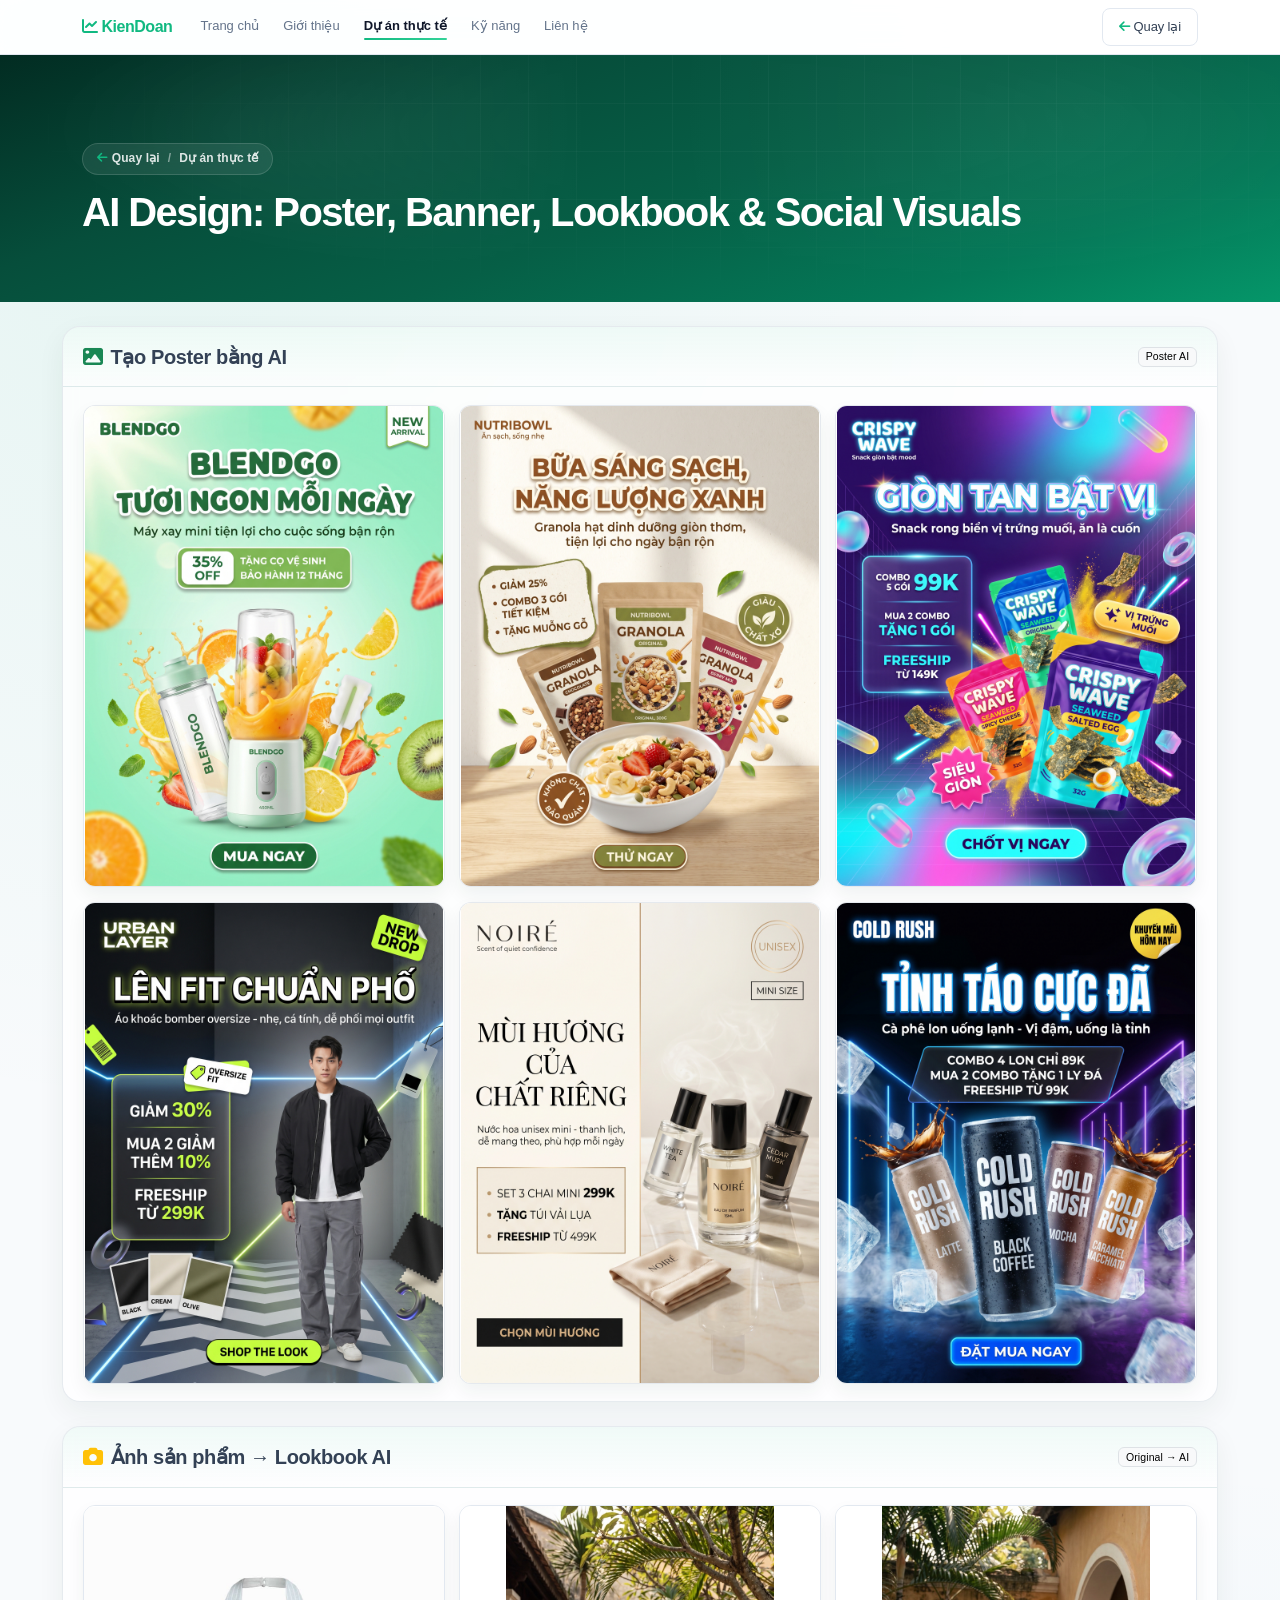
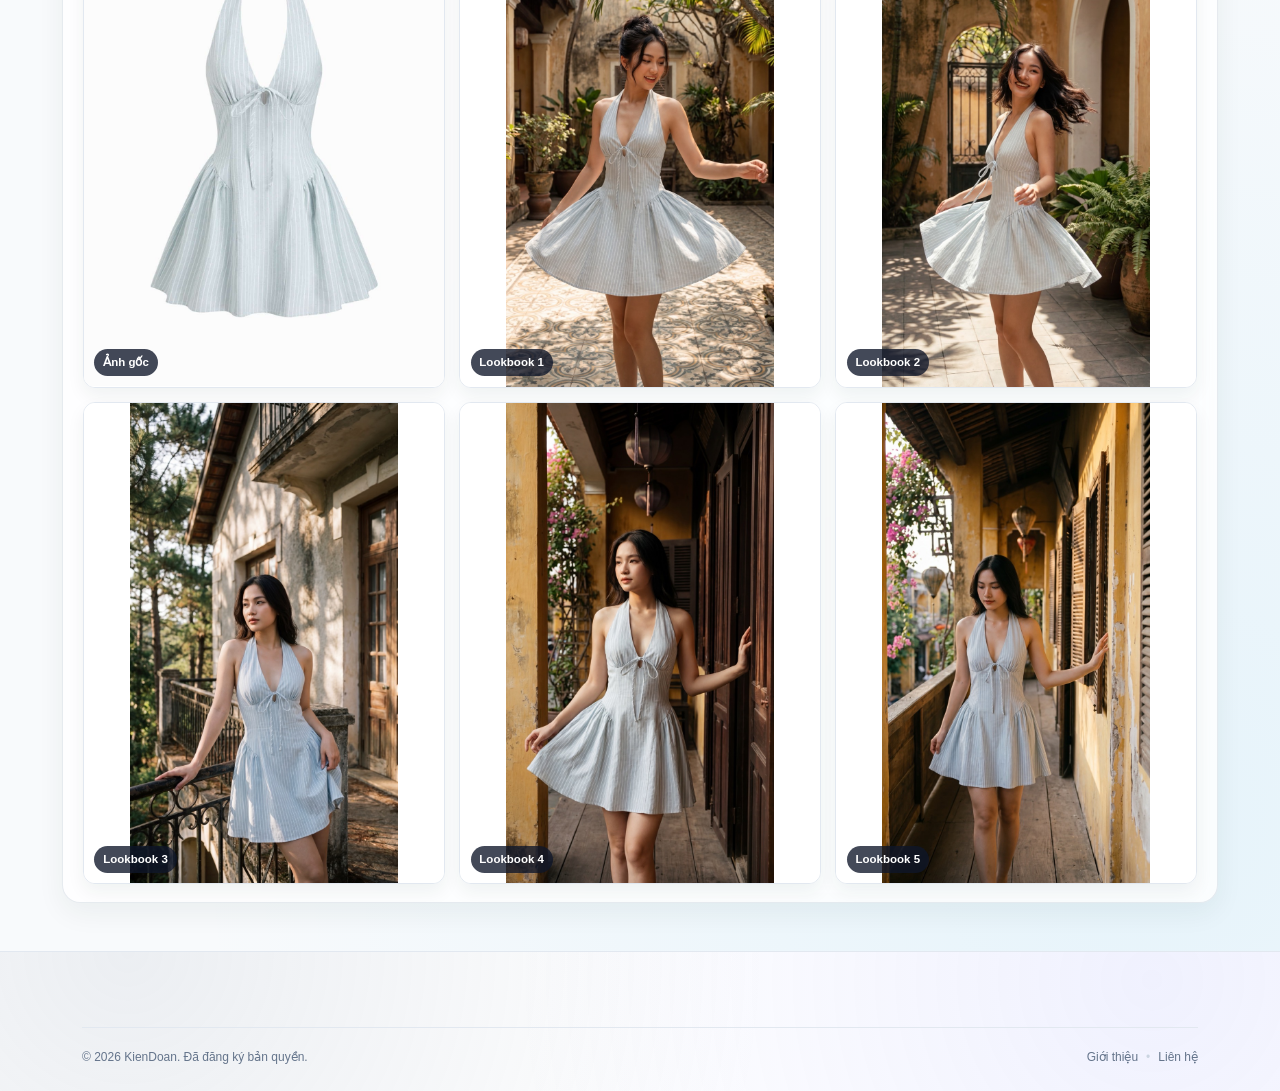
<file: case-study-ai.html>
<!DOCTYPE html>
<html lang="vi">

<head>
  <meta charset="UTF-8">
  <meta name="viewport" content="width=device-width,initial-scale=1.0">
  <title>AI Design | Hồ Sơ KienDoan</title>
  <meta name="description"
    content="Showcase AI Design gồm Poster, Banner, Lookbook, Visual Concept và Social Media Visuals.">
  <link rel="preconnect" href="https://fonts.googleapis.com">
  <link rel="preconnect" href="https://fonts.gstatic.com" crossorigin>
  <link href="https://fonts.googleapis.com/css2?family=Inter:wght@300;400;500;600;700;800;900&amp;display=swap"
    rel="stylesheet">
  <link href="https://cdn.jsdelivr.net/npm/bootstrap@5.3.3/dist/css/bootstrap.min.css" rel="stylesheet">
  <link href="https://cdnjs.cloudflare.com/ajax/libs/font-awesome/6.5.1/css/all.min.css" rel="stylesheet">
  <link href="assets/css/styles.css" rel="stylesheet">
  <style>
    html {
      scroll-behavior: smooth;
    }

    body {
      background:
        radial-gradient(circle at 12% 8%, rgba(16, 185, 129, 0.08), transparent 33%),
        radial-gradient(circle at 90% 90%, rgba(14, 165, 233, 0.08), transparent 36%),
        #f8fafc;
    }

    .read-progress {
      position: fixed;
      top: 0;
      left: 0;
      height: 3px;
      width: 0;
      background: linear-gradient(90deg, #10b981, #14b8a6);
      z-index: 1200;
      box-shadow: 0 3px 10px rgba(16, 185, 129, 0.35);
      transition: width 120ms linear;
    }

    .case-floating-nav {
      position: sticky;
      top: 92px;
      align-self: start;
      padding: .85rem;
      border-radius: 14px;
      border: 1px solid rgba(148, 163, 184, 0.25);
      background: rgba(255, 255, 255, 0.86);
      backdrop-filter: blur(10px);
      -webkit-backdrop-filter: blur(10px);
      box-shadow: 0 10px 24px rgba(2, 44, 34, 0.08);
    }

    .case-layout {
      display: grid;
      grid-template-columns: minmax(0, 1fr) 220px;
      gap: 1.2rem;
      align-items: start;
    }

    .case-content {
      min-width: 0;
    }

    .case-nav-title {
      margin: 0 0 .55rem;
      font-size: .75rem;
      font-weight: 850;
      color: var(--gray-500);
      text-transform: uppercase;
      letter-spacing: .08em;
    }

    .case-nav-list {
      margin: 0;
      padding: 0;
      list-style: none;
      display: grid;
      gap: .28rem;
    }

    .case-nav-link {
      display: flex;
      align-items: center;
      gap: .42rem;
      font-size: .79rem;
      text-decoration: none;
      color: var(--gray-600);
      padding: .38rem .5rem;
      border-radius: 10px;
      transition: background 180ms ease, color 180ms ease, transform 180ms ease;
    }

    .case-nav-link i {
      font-size: .75rem;
      color: var(--primary-600);
    }

    .case-nav-link:hover {
      color: var(--gray-900);
      background: rgba(16, 185, 129, 0.08);
      transform: translateX(2px);
    }

    .case-nav-link.is-active {
      color: var(--primary-800);
      background: rgba(16, 185, 129, 0.12);
      font-weight: 700;
    }

    .visual-placeholder {
      border: 1px dashed rgba(148, 163, 184, 0.45);
      border-radius: 14px;
      background: linear-gradient(135deg, rgba(16, 185, 129, 0.08), rgba(255, 255, 255, 0.96));
      min-height: 118px;
      padding: .85rem;
      display: grid;
      place-items: center;
      text-align: center;
      color: var(--gray-600);
      font-size: .84rem;
      font-weight: 700;
    }

    .visual-placeholder small {
      display: block;
      margin-top: .35rem;
      color: var(--gray-500);
      font-weight: 600;
    }

    .mini-chart {
      border: 1px solid rgba(148, 163, 184, 0.25);
      border-radius: 14px;
      background: linear-gradient(180deg, rgba(248, 250, 252, 0.88), #fff);
      padding: .75rem;
    }

    .mini-chart-head {
      font-size: .72rem;
      font-weight: 800;
      color: var(--gray-500);
      letter-spacing: .06em;
      text-transform: uppercase;
      margin-bottom: .65rem;
    }

    .mini-bars {
      display: flex;
      align-items: flex-end;
      gap: .35rem;
      min-height: 74px;
    }

    .mini-bars span {
      flex: 1;
      border-radius: 999px 999px 6px 6px;
      background: linear-gradient(180deg, rgba(16, 185, 129, .82), rgba(16, 185, 129, .42));
      border: 1px solid rgba(16, 185, 129, .24);
    }

    .mini-bars span:nth-child(1) {
      height: 32px;
    }

    .mini-bars span:nth-child(2) {
      height: 56px;
    }

    .mini-bars span:nth-child(3) {
      height: 74px;
    }

    .mini-bars span:nth-child(4) {
      height: 46px;
    }

    .mini-bars span:nth-child(5) {
      height: 26px;
    }

    .mini-legend {
      display: flex;
      justify-content: space-between;
      gap: .45rem;
      margin-top: .6rem;
      font-size: .68rem;
      color: var(--gray-500);
      font-weight: 700;
    }

    .mini-heat {
      display: grid;
      grid-template-columns: repeat(5, 1fr);
      gap: .3rem;
    }

    .mini-heat span {
      aspect-ratio: 1/1;
      border-radius: 8px;
      border: 1px solid rgba(148, 163, 184, .2);
      background: #ecfeff;
    }

    .mini-heat span:nth-child(2),
    .mini-heat span:nth-child(7),
    .mini-heat span:nth-child(11) {
      background: #bbf7d0;
    }

    .mini-heat span:nth-child(3),
    .mini-heat span:nth-child(8),
    .mini-heat span:nth-child(13) {
      background: #86efac;
    }

    .mini-heat span:nth-child(4),
    .mini-heat span:nth-child(14) {
      background: #fecaca;
    }

    .mini-heat span:nth-child(5),
    .mini-heat span:nth-child(10),
    .mini-heat span:nth-child(15) {
      background: #fee2e2;
    }

    .decision-card {
      border: 1px solid rgba(148, 163, 184, 0.24);
      border-radius: 16px;
      padding: 1rem .95rem;
      background: rgba(255, 255, 255, 0.88);
      box-shadow: 0 8px 20px rgba(2, 44, 34, 0.06);
      height: 100%;
    }

    .decision-card h6 {
      margin: 0 0 .35rem;
      font-weight: 850;
      letter-spacing: -.01em;
    }

    .decision-card p {
      margin: 0;
      color: var(--gray-600);
      font-size: .86rem;
      line-height: 1.55;
    }

    .decision-card.scale {
      border-color: rgba(5, 150, 105, 0.28);
      background: rgba(236, 253, 245, 0.78);
    }

    .decision-card.optimize {
      border-color: rgba(37, 99, 235, 0.26);
      background: rgba(239, 246, 255, 0.76);
    }

    .decision-card.hold {
      border-color: rgba(245, 158, 11, 0.28);
      background: rgba(255, 251, 235, 0.82);
    }

    .decision-card.kill {
      border-color: rgba(239, 68, 68, 0.26);
      background: rgba(254, 242, 242, 0.8);
    }

    .ba-grid {
      display: grid;
      grid-template-columns: repeat(2, minmax(0, 1fr));
      gap: 1rem;
    }

    .ba-card {
      border: 1px solid rgba(148, 163, 184, 0.24);
      border-radius: 18px;
      background: rgba(255, 255, 255, 0.86);
      box-shadow: 0 10px 24px rgba(2, 44, 34, 0.06);
      overflow: hidden;
      height: 100%;
    }

    .ba-card.before {
      border-color: rgba(239, 68, 68, 0.22);
    }

    .ba-card.after {
      border-color: rgba(16, 185, 129, 0.28);
    }

    .ba-card-head {
      display: flex;
      align-items: center;
      justify-content: space-between;
      gap: .75rem;
      padding: .95rem 1.05rem;
      border-bottom: 1px solid rgba(148, 163, 184, 0.18);
    }

    .ba-card.before .ba-card-head {
      background: rgba(254, 242, 242, 0.78);
    }

    .ba-card.after .ba-card-head {
      background: rgba(236, 253, 245, 0.82);
    }

    .ba-title {
      margin: 0;
      font-weight: 900;
      color: var(--gray-900);
      letter-spacing: -.02em;
    }

    .ba-tag {
      flex: 0 0 auto;
      border-radius: 999px;
      padding: .25rem .55rem;
      font-size: .68rem;
      font-weight: 850;
      text-transform: uppercase;
      letter-spacing: .06em;
    }

    .before .ba-tag {
      color: #991b1b;
      background: rgba(254, 226, 226, 0.95);
    }

    .after .ba-tag {
      color: #047857;
      background: rgba(209, 250, 229, 0.95);
    }

    .ba-card-body {
      padding: 1rem 1.05rem;
      color: var(--gray-600);
    }

    .ba-list {
      margin: 0;
      padding-left: 1.1rem;
    }

    .ba-list li+li {
      margin-top: .52rem;
    }

    .ba-metric-grid {
      display: grid;
      grid-template-columns: repeat(4, minmax(0, 1fr));
      gap: .75rem;
      margin-top: 1rem;
    }

    .ba-metric {
      border: 1px solid rgba(148, 163, 184, 0.22);
      border-radius: 14px;
      background: linear-gradient(180deg, rgba(248, 250, 252, 0.9), #fff);
      padding: .85rem;
      min-height: 104px;
    }

    .ba-metric-label {
      margin: 0 0 .4rem;
      font-size: .7rem;
      color: var(--gray-500);
      font-weight: 850;
      text-transform: uppercase;
      letter-spacing: .07em;
    }

    .ba-metric-change {
      display: flex;
      align-items: baseline;
      justify-content: space-between;
      gap: .5rem;
      margin-bottom: .28rem;
    }

    .ba-metric-old {
      color: var(--gray-400);
      font-size: .86rem;
      font-weight: 800;
      text-decoration: line-through;
    }

    .ba-metric-new {
      color: var(--primary-800);
      font-size: 1.15rem;
      font-weight: 950;
      letter-spacing: -.03em;
    }

    .ba-metric-note {
      margin: 0;
      color: var(--gray-500);
      font-size: .78rem;
      line-height: 1.45;
    }

    .action-table {
      border: 1px solid rgba(148, 163, 184, 0.22);
      border-radius: 16px;
      overflow: hidden;
    }

    .action-row {
      display: grid;
      grid-template-columns: 1fr 1.2fr .8fr;
      gap: .75rem;
      padding: .8rem .95rem;
      align-items: start;
      background: rgba(255, 255, 255, 0.82);
    }

    .action-row+.action-row {
      border-top: 1px solid rgba(148, 163, 184, 0.16);
    }

    .action-row.head {
      background: rgba(16, 185, 129, 0.08);
      color: var(--gray-500);
      font-size: .72rem;
      font-weight: 900;
      text-transform: uppercase;
      letter-spacing: .07em;
    }

    .action-row strong {
      color: var(--gray-900);
      font-weight: 850;
    }

    .project-facts {
      display: grid;
      gap: .7rem;
    }

    .project-fact {
      display: grid;
      grid-template-columns: 104px 1fr;
      gap: .75rem;
      padding: .78rem .85rem;
      border: 1px solid rgba(148, 163, 184, 0.2);
      border-radius: 14px;
      background: rgba(248, 250, 252, 0.72);
    }

    .project-fact span {
      color: var(--gray-500);
      font-size: .72rem;
      font-weight: 900;
      text-transform: uppercase;
      letter-spacing: .07em;
    }

    .project-fact strong {
      color: var(--gray-900);
      font-size: .94rem;
      line-height: 1.45;
    }

    .ba-visual {
      margin-top: 1rem;
      border: 1px solid rgba(148, 163, 184, 0.22);
      border-radius: 16px;
      overflow: hidden;
      background: #fff;
    }

    .ba-visual img {
      display: block;
      width: 100%;
      height: auto;
      max-height: 520px;
      object-fit: contain;
      background: #fff;
    }

    .ba-visual figcaption {
      padding: .75rem .85rem;
      color: var(--gray-600);
      background: rgba(248, 250, 252, 0.8);
      border-top: 1px solid rgba(148, 163, 184, 0.18);
      font-size: .82rem;
      line-height: 1.45;
    }

    .strategy-summary {
      border: 1px solid rgba(16, 185, 129, 0.24);
      border-radius: 18px;
      padding: clamp(1rem, 2.5vw, 1.35rem);
      background:
        linear-gradient(135deg, rgba(236, 253, 245, 0.9), rgba(239, 246, 255, 0.82)),
        #fff;
    }

    .strategy-summary p {
      margin: 0;
      color: var(--gray-700);
      line-height: 1.75;
      font-size: 1rem;
    }

    .result-grid {
      display: grid;
      grid-template-columns: repeat(4, minmax(0, 1fr));
      gap: .85rem;
    }

    .result-stat {
      min-height: 132px;
      border: 1px solid rgba(16, 185, 129, 0.22);
      border-radius: 16px;
      padding: .95rem;
      background: linear-gradient(180deg, rgba(236, 253, 245, 0.78), #fff);
    }

    .result-stat .stat-label {
      margin: 0 0 .45rem;
      color: var(--gray-500);
      font-size: .72rem;
      font-weight: 900;
      letter-spacing: .07em;
      text-transform: uppercase;
    }

    .result-stat .stat-value {
      margin: 0;
      color: var(--primary-800);
      font-size: clamp(1.35rem, 3vw, 1.8rem);
      font-weight: 950;
      letter-spacing: -.04em;
      line-height: 1.05;
    }

    .result-stat .stat-note {
      margin: .45rem 0 0;
      color: var(--gray-600);
      font-size: .82rem;
      line-height: 1.45;
    }

    .cta-strip {
      border: 1px solid rgba(16, 185, 129, 0.24);
      border-radius: 20px;
      background: linear-gradient(120deg, rgba(2, 44, 34, 0.96), rgba(6, 95, 70, 0.94));
      color: #fff;
      padding: clamp(1.25rem, 2.5vw, 1.75rem);
      box-shadow: 0 18px 36px rgba(2, 44, 34, 0.2);
    }

    .cta-strip h4 {
      font-weight: 900;
      letter-spacing: -.02em;
      margin-bottom: .45rem;
    }

    .cta-strip p {
      margin: 0;
      color: rgba(255, 255, 255, 0.78);
    }

    .cta-actions {
      display: flex;
      flex-wrap: wrap;
      gap: .55rem;
      margin-top: 1rem;
    }

    .cta-actions .btn {
      border-radius: 999px;
      font-weight: 750;
      padding: .48rem .88rem;
    }

    .case-hero {
      background: linear-gradient(160deg, #022c22 0%, #064e3b 30%, #065f46 55%, #047857 80%, #059669 100%);
      padding: clamp(3.75rem, 7vw, 5.5rem) 0 clamp(2.75rem, 5vw, 3.5rem);
      color: #fff;
      position: relative;
      overflow: hidden;
    }

    .case-hero::before {
      content: '';
      position: absolute;
      inset: 0;
      background:
        radial-gradient(circle at 18% 30%, rgba(255, 255, 255, .10), transparent 35%),
        radial-gradient(circle at 85% 20%, rgba(255, 255, 255, .06), transparent 40%),
        linear-gradient(rgba(255, 255, 255, .03) 1px, transparent 1px),
        linear-gradient(90deg, rgba(255, 255, 255, .03) 1px, transparent 1px);
      background-size: auto, auto, 48px 48px, 48px 48px;
      pointer-events: none;
      opacity: .9;
      mask-image: radial-gradient(ellipse at 60% 30%, black 22%, transparent 70%);
      -webkit-mask-image: radial-gradient(ellipse at 60% 30%, black 22%, transparent 70%);
    }

    .case-hero * {
      position: relative;
    }

    .case-breadcrumb {
      display: inline-flex;
      align-items: center;
      gap: .5rem;
      padding: .35rem .85rem;
      border-radius: 999px;
      background: rgba(255, 255, 255, .08);
      border: 1px solid rgba(255, 255, 255, .14);
      color: rgba(255, 255, 255, .86);
      font-size: .75rem;
      font-weight: 650;
      letter-spacing: .01em;
      backdrop-filter: blur(10px);
      -webkit-backdrop-filter: blur(10px);
      margin-bottom: 1rem;
    }

    .case-title {
      font-weight: 900;
      letter-spacing: -.04em;
      line-height: 1.08;
      font-size: clamp(2rem, 5.2vw, 3rem);
      margin-bottom: .75rem;
    }

    .case-subtitle {
      color: rgba(255, 255, 255, .70);
      max-width: 70ch;
      margin: 0;
      line-height: 1.65;
    }

    .kpi-card {
      border: 1px solid rgba(16, 185, 129, .20);
      border-radius: 16px;
      background: linear-gradient(135deg, rgba(16, 185, 129, .08), rgba(255, 255, 255, .85));
      padding: 1rem 1rem .9rem;
      height: 100%;
      box-shadow: 0 10px 22px rgba(2, 44, 34, 0.05);
      transition: transform 220ms ease, box-shadow 220ms ease, border-color 220ms ease;
    }

    .kpi-card:hover {
      transform: translateY(-4px);
      border-color: rgba(16, 185, 129, 0.35);
      box-shadow: 0 16px 34px rgba(2, 44, 34, 0.12);
    }

    .kpi-top {
      display: flex;
      align-items: center;
      justify-content: space-between;
      gap: .75rem;
    }

    .kpi-icon {
      width: 36px;
      height: 36px;
      border-radius: 12px;
      background: rgba(16, 185, 129, .12);
      color: var(--primary-700);
      display: flex;
      align-items: center;
      justify-content: center;
      flex: 0 0 auto;
    }

    .kpi-label {
      font-size: .72rem;
      color: var(--gray-500);
      font-weight: 750;
      text-transform: uppercase;
      letter-spacing: .08em;
    }

    .kpi-value {
      font-size: 1.35rem;
      font-weight: 900;
      color: var(--gray-900);
      letter-spacing: -.03em;
      line-height: 1.1;
      margin-top: .15rem;
    }

    .kpi-note {
      font-size: .78rem;
      color: var(--gray-500);
      margin-top: .35rem;
    }

    .section-title {
      font-weight: 900;
      letter-spacing: -.03em;
      color: var(--gray-900);
      margin-bottom: .5rem;
      line-height: 1.15;
    }

    .section-lead {
      color: var(--gray-500);
      margin: 0;
      max-width: 75ch;
    }

    .flow-intro {
      border: 1px solid rgba(148, 163, 184, 0.24);
      border-radius: 18px;
      background:
        linear-gradient(135deg, rgba(16, 185, 129, 0.10), rgba(14, 165, 233, 0.08)),
        rgba(255, 255, 255, 0.88);
      backdrop-filter: blur(8px);
      -webkit-backdrop-filter: blur(8px);
      box-shadow: 0 14px 32px rgba(2, 44, 34, 0.08);
      padding: clamp(1rem, 2.6vw, 1.45rem);
      position: relative;
      overflow: hidden;
    }

    .flow-intro::before {
      content: "";
      position: absolute;
      left: 0;
      right: 0;
      top: 0;
      height: 3px;
      background: linear-gradient(90deg, var(--primary-500), #14b8a6);
    }

    .flow-intro .section-title {
      font-size: clamp(1.45rem, 3.5vw, 2.2rem);
      margin-bottom: .65rem;
    }

    .flow-intro .section-lead {
      font-size: clamp(.98rem, 2vw, 1.15rem);
      color: var(--gray-600);
      line-height: 1.65;
    }

    .case-panel {
      border: 1px solid rgba(148, 163, 184, 0.22);
      border-radius: 18px;
      background: rgba(255, 255, 255, 0.8);
      backdrop-filter: blur(8px);
      -webkit-backdrop-filter: blur(8px);
      box-shadow: 0 10px 28px rgba(2, 44, 34, 0.06);
      overflow: hidden;
      transition: transform 240ms ease, box-shadow 240ms ease, border-color 240ms ease;
    }

    .case-panel:hover {
      transform: translateY(-4px);
      box-shadow: 0 20px 40px rgba(2, 44, 34, 0.11);
      border-color: rgba(16, 185, 129, 0.32);
    }

    .case-panel-head {
      padding: 1.1rem 1.25rem;
      border-bottom: 1px solid rgba(148, 163, 184, 0.18);
      background: linear-gradient(180deg, rgba(16, 185, 129, .06), rgba(255, 255, 255, 0));
      display: flex;
      align-items: center;
      justify-content: space-between;
      gap: 1rem;
    }

    .case-panel-title {
      margin: 0;
      font-weight: 900;
      letter-spacing: -.02em;
    }

    .case-panel-body {
      padding: 1.1rem 1.25rem;
    }

    .poster-ai-grid {
      display: grid;
      grid-template-columns: repeat(3, minmax(0, 1fr));
      gap: .9rem;
    }

    .poster-ai-card {
      border: 1px solid rgba(148, 163, 184, 0.24);
      border-radius: 12px;
      overflow: hidden;
      background: #fff;
      aspect-ratio: 3 / 4;
      box-shadow: 0 8px 18px rgba(2, 44, 34, 0.06);
    }

    .poster-ai-card a {
      width: 100%;
      height: 100%;
    }

    .poster-ai-card img {
      width: 100%;
      height: 100%;
      object-fit: contain;
      background: #fff;
      display: block;
      transition: transform 220ms ease;
    }

    .poster-ai-card:hover img {
      transform: scale(1.025);
    }

    .timeline {
      list-style: none;
      padding: 0;
      margin: 0;
      display: grid;
      gap: .85rem;
    }

    .tl-item {
      display: grid;
      grid-template-columns: auto 1fr;
      gap: .75rem;
      align-items: start;
    }

    .tl-dot {
      width: 28px;
      height: 28px;
      border-radius: 10px;
      background: rgba(16, 185, 129, .12);
      color: var(--primary-700);
      display: flex;
      align-items: center;
      justify-content: center;
      margin-top: .1rem;
      flex: 0 0 auto;
    }

    .tl-title {
      font-weight: 850;
      margin: 0;
      color: var(--gray-900);
    }

    .tl-desc {
      margin: .2rem 0 0;
      color: var(--gray-600);
      font-size: .9rem;
      line-height: 1.6;
    }

    .evidence-box {
      border: 1px dashed rgba(148, 163, 184, 0.4);
      border-radius: 16px;
      background: linear-gradient(135deg, var(--surface-1), #fff);
      min-height: 150px;
      padding: 1rem;
      color: var(--gray-600);
      display: grid;
      place-items: center;
      text-align: center;
      font-weight: 700;
    }

    .evidence-box small {
      display: block;
      font-weight: 650;
      color: var(--gray-500);
      margin-top: .35rem;
    }

    .case-figure {
      border: 1px solid rgba(148, 163, 184, 0.25);
      border-radius: 16px;
      overflow: hidden;
      background: #fff;
      box-shadow: 0 10px 24px rgba(2, 44, 34, 0.08);
    }

    .case-figure img {
      width: 100%;
      height: auto;
      display: block;
      object-fit: contain;
      background: #fff;
      transition: transform 220ms ease;
    }

    .case-figure-link {
      display: block;
      text-decoration: none;
      cursor: zoom-in;
    }

    .case-figure-link:hover img {
      transform: scale(1.02);
    }

    .image-lightbox {
      position: fixed;
      inset: 0;
      background: rgba(2, 6, 23, 0.82);
      backdrop-filter: blur(4px);
      -webkit-backdrop-filter: blur(4px);
      display: none;
      align-items: center;
      justify-content: center;
      padding: 1.2rem;
      z-index: 1100;
    }

    .image-lightbox.is-open {
      display: flex;
    }

    .image-lightbox-content {
      max-width: min(1100px, 95vw);
      max-height: 88vh;
      width: auto;
      height: auto;
      border-radius: 14px;
      border: 1px solid rgba(255, 255, 255, 0.24);
      box-shadow: 0 20px 50px rgba(0, 0, 0, 0.35);
      background: #fff;
      display: block;
    }

    .lightbox-close {
      position: absolute;
      top: 14px;
      right: 14px;
      width: 40px;
      height: 40px;
      border-radius: 999px;
      border: 1px solid rgba(255, 255, 255, 0.28);
      background: rgba(15, 23, 42, 0.62);
      color: #fff;
      display: flex;
      align-items: center;
      justify-content: center;
      cursor: pointer;
      transition: background 180ms ease;
    }

    .lightbox-close:hover {
      background: rgba(15, 23, 42, 0.9);
    }

    .case-figcaption {
      padding: .75rem .9rem;
      font-size: .82rem;
      color: var(--gray-600);
      border-top: 1px solid rgba(148, 163, 184, 0.2);
      background: linear-gradient(180deg, rgba(248, 250, 252, 0.65), #fff);
    }

    .case-section {
      scroll-margin-top: 90px;
    }

    .reveal-item {
      opacity: 0;
      transform: translateY(18px);
      transition: opacity 520ms ease, transform 520ms ease;
    }

    .reveal-item.is-visible {
      opacity: 1;
      transform: translateY(0);
    }

    @media (max-width: 991.98px) {
      .case-hero {
        padding: clamp(2.8rem, 8vw, 3.8rem) 0 clamp(2rem, 6vw, 2.6rem);
      }

      .case-title {
        font-size: clamp(1.65rem, 6.4vw, 2.2rem);
      }

      .case-subtitle {
        font-size: .92rem;
        line-height: 1.58;
      }

      .kpi-card {
        padding: .85rem .85rem .78rem;
      }

      .kpi-value {
        font-size: 1.2rem;
      }

      .case-panel-head,
      .case-panel-body {
        padding: .92rem 1rem;
      }

      .ba-grid,
      .ba-metric-grid,
      .result-grid,
      .poster-ai-grid,
      .lookbook-library-grid {
        grid-template-columns: 1fr;
      }

      .project-fact {
        grid-template-columns: 1fr;
        gap: .25rem;
      }

      .action-row {
        grid-template-columns: 1fr;
        gap: .35rem;
      }

      .action-row.head {
        display: none;
      }

      .cta-strip {
        padding: 1.1rem 1rem;
      }

      .cta-actions .btn {
        width: 100%;
        justify-content: center;
      }
    }

    @media (max-width: 575.98px) {
      .read-progress {
        height: 2px;
      }

      .kpi-note {
        font-size: .72rem;
      }

      .case-panel-title {
        font-size: 1rem;
      }

      .mini-chart-head {
        font-size: .66rem;
      }
    }

    @media (max-width: 1200px) {
      .case-layout {
        grid-template-columns: 1fr;
      }

      .case-floating-nav {
        display: none;
      }

      .poster-ai-grid,
      .lookbook-library-grid {
        grid-template-columns: repeat(2, minmax(0, 1fr));
      }
    }

    @media (max-width: 575.98px) {
      .poster-ai-grid,
      .lookbook-library-grid {
        grid-template-columns: 1fr;
      }
    }

    .lookbook-library-grid {
      display: grid;
      grid-template-columns: repeat(3, minmax(0, 1fr));
      gap: .9rem;
    }

    .lookbook-library-card {
      position: relative;
      border: 1px solid #e2e8f0;
      border-radius: 12px;
      overflow: hidden;
      background: #fff;
      aspect-ratio: 3 / 4;
      box-shadow: 0 8px 18px rgba(2, 44, 34, 0.06);
    }

    .lookbook-library-card a {
      width: 100%;
      height: 100%;
    }

    .lookbook-library-card img {
      width: 100%;
      height: 100%;
      object-fit: contain;
      background: #fff;
      display: block;
      transition: transform 220ms ease;
    }

    .lookbook-library-card:hover img {
      transform: scale(1.018);
    }

    .lookbook-library-label {
      position: absolute;
      left: .65rem;
      bottom: .65rem;
      padding: .28rem .55rem;
      border-radius: 999px;
      background: rgba(15, 23, 42, .78);
      color: #fff;
      font-size: .72rem;
      font-weight: 750;
      pointer-events: none;
    }

    @media (max-width: 1200px) {
      .lookbook-library-grid {
        grid-template-columns: repeat(2, minmax(0, 1fr));
      }
    }

    @media (max-width: 575.98px) {
      .lookbook-library-grid {
        grid-template-columns: 1fr;
      }
    }
  </style>
</head>

<body>
  <div class="read-progress" id="readProgress"></div>
  <nav class="navbar navbar-expand-lg navbar-custom sticky-top">
    <div class="container">
      <a class="navbar-brand" href="index.html"><i class="fas fa-chart-line me-1"
          style="color:var(--primary-500)"></i><span style="color:var(--primary-500)">KienDoan</span></a>
      <button class="navbar-toggler border-0" type="button" data-bs-toggle="collapse" data-bs-target="#navbarMain">
        <span class="navbar-toggler-icon"></span>
      </button>
      <div class="collapse navbar-collapse" id="navbarMain">
        <ul class="navbar-nav me-auto mb-2 mb-lg-0">
          <li class="nav-item"><a class="nav-link" href="index.html#home">Trang chủ</a></li>
          <li class="nav-item"><a class="nav-link" href="index.html#about">Giới thiệu</a></li>
          <li class="nav-item"><a class="nav-link active" href="case-study.html">Dự án thực tế</a></li>
          <li class="nav-item"><a class="nav-link" href="index.html#skills">Kỹ năng</a></li>
          <li class="nav-item"><a class="nav-link" href="index.html#contact">Liên hệ</a></li>
        </ul>
        <a href="index.html#case-study" class="btn btn-light btn-sm"><i class="fas fa-arrow-left me-1"></i>Quay lại</a>
      </div>
    </div>
  </nav>

  <header class="case-hero">
    <div class="container">
      <div class="case-breadcrumb">
        <a href="index.html#case-study" style="color:inherit;text-decoration:none"><i
            class="fas fa-arrow-left me-1"></i>Quay lại</a>
        <span style="opacity:.55">/</span>
        <span>Dự án thực tế</span>
      </div>
      <h1 class="case-title" style="font-size: clamp(1.8rem, 4vw, 2.5rem);">AI Design: Poster, Banner, Lookbook & Social Visuals</h1>

    </div>
  </header>

  <main class="container pb-5" style="max-width:1180px;">
    <div class="case-layout" style="grid-template-columns: 1fr;">
      <div class="case-content">
        <div class="case-panel mt-4 case-section reveal-item" id="ai-poster">
          <div class="case-panel-head">
            <h5 class="case-panel-title"><i class="fas fa-image me-2 text-success"></i>Tạo Poster bằng AI</h5>
            <span class="badge text-bg-light border">Poster AI</span>
          </div>
          <div class="case-panel-body">
            <div class="poster-ai-grid" aria-label="Bộ poster tạo bằng AI">
              <article class="poster-ai-card">
                <a href="assets/img/products/poster/poster1.jpeg" data-lightbox-image="assets/img/products/poster/poster1.jpeg" class="case-figure-link">
                  <img src="assets/img/products/poster/poster1.jpeg" alt="Poster AI 1">
                </a>
              </article>
              <article class="poster-ai-card">
                <a href="assets/img/products/poster/poster2.jpeg" data-lightbox-image="assets/img/products/poster/poster2.jpeg" class="case-figure-link">
                  <img src="assets/img/products/poster/poster2.jpeg" alt="Poster AI 2">
                </a>
              </article>
              <article class="poster-ai-card">
                <a href="assets/img/products/poster/poster3.jpeg" data-lightbox-image="assets/img/products/poster/poster3.jpeg" class="case-figure-link">
                  <img src="assets/img/products/poster/poster3.jpeg" alt="Poster AI 3">
                </a>
              </article>
              <article class="poster-ai-card">
                <a href="assets/img/products/poster/poster4.jpeg" data-lightbox-image="assets/img/products/poster/poster4.jpeg" class="case-figure-link">
                  <img src="assets/img/products/poster/poster4.jpeg" alt="Poster AI 4">
                </a>
              </article>
              <article class="poster-ai-card">
                <a href="assets/img/products/poster/poster5.jpeg" data-lightbox-image="assets/img/products/poster/poster5.jpeg" class="case-figure-link">
                  <img src="assets/img/products/poster/poster5.jpeg" alt="Poster AI 5">
                </a>
              </article>
              <article class="poster-ai-card">
                <a href="assets/img/products/poster/poster6.jpeg" data-lightbox-image="assets/img/products/poster/poster6.jpeg" class="case-figure-link">
                  <img src="assets/img/products/poster/poster6.jpeg" alt="Poster AI 6">
                </a>
              </article>
            </div>
          </div>
        </div>

        <!-- SECTION: Ảnh sản phẩm → Lookbook AI (một mục) -->
        <div class="case-panel mt-4 case-section reveal-item" id="overview">
          <div class="case-panel-head">
            <h5 class="case-panel-title"><i class="fas fa-camera me-2 text-warning"></i>Ảnh sản phẩm → Lookbook AI</h5>
            <span class="badge text-bg-light border">Original → AI</span>
          </div>
          <div class="case-panel-body">
            <div class="lookbook-library-grid" aria-label="Ảnh sản phẩm gốc và lookbook AI">
              <article class="lookbook-library-card">
                <a href="assets/img/products/vay/PRODUCT.jpeg" data-lightbox-image="assets/img/products/vay/PRODUCT.jpeg" class="case-figure-link">
                  <img src="assets/img/products/vay/PRODUCT.jpeg" alt="Ảnh sản phẩm gốc">
                </a>
                <span class="lookbook-library-label">Ảnh gốc</span>
              </article>
              <article class="lookbook-library-card">
                <a href="assets/img/products/vay/High_fashion_editorial_portrait,_capturing_202605111205.jpeg" data-lightbox-image="assets/img/products/vay/High_fashion_editorial_portrait,_capturing_202605111205.jpeg" class="case-figure-link">
                  <img src="assets/img/products/vay/High_fashion_editorial_portrait,_capturing_202605111205.jpeg" alt="Lookbook AI 1">
                </a>
                <span class="lookbook-library-label">Lookbook 1</span>
              </article>
              <article class="lookbook-library-card">
                <a href="assets/img/products/vay/High_fashion_editorial_portrait,_capturing_202605111205-2.jpeg" data-lightbox-image="assets/img/products/vay/High_fashion_editorial_portrait,_capturing_202605111205-2.jpeg" class="case-figure-link">
                  <img src="assets/img/products/vay/High_fashion_editorial_portrait,_capturing_202605111205-2.jpeg" alt="Lookbook AI 2">
                </a>
                <span class="lookbook-library-label">Lookbook 2</span>
              </article>
              <article class="lookbook-library-card">
                <a href="assets/img/products/vay/Người_mẫu_nữ_Việt_Nam_202605111206.jpeg" data-lightbox-image="assets/img/products/vay/Người_mẫu_nữ_Việt_Nam_202605111206.jpeg" class="case-figure-link">
                  <img src="assets/img/products/vay/Người_mẫu_nữ_Việt_Nam_202605111206.jpeg" alt="Lookbook AI 3">
                </a>
                <span class="lookbook-library-label">Lookbook 3</span>
              </article>
              <article class="lookbook-library-card">
                <a href="assets/img/products/vay/Người_mẫu_nữ_Việt_Nam_202605111207.jpeg" data-lightbox-image="assets/img/products/vay/Người_mẫu_nữ_Việt_Nam_202605111207.jpeg" class="case-figure-link">
                  <img src="assets/img/products/vay/Người_mẫu_nữ_Việt_Nam_202605111207.jpeg" alt="Lookbook AI 4">
                </a>
                <span class="lookbook-library-label">Lookbook 4</span>
              </article>
              <article class="lookbook-library-card">
                <a href="assets/img/products/vay/Người_mẫu_nữ_Việt_Nam_202605111207-2.jpeg" data-lightbox-image="assets/img/products/vay/Người_mẫu_nữ_Việt_Nam_202605111207-2.jpeg" class="case-figure-link">
                  <img src="assets/img/products/vay/Người_mẫu_nữ_Việt_Nam_202605111207-2.jpeg" alt="Lookbook AI 5">
                </a>
                <span class="lookbook-library-label">Lookbook 5</span>
              </article>
            </div>
          </div>
        </div>

      </div>
    </div>
  </main>

  <div class="image-lightbox" id="imageLightbox" aria-hidden="true">
    <button class="lightbox-close" id="lightboxClose" aria-label="Đóng ảnh"><i class="fas fa-xmark"></i></button>
    <img class="image-lightbox-content" id="lightboxImage" alt="Ảnh minh hoạ phóng to">
  </div>

  <footer class="footer mt-0">
    <div class="container">
      <div class="footer-bottom">
        <div>© 2026 KienDoan. Đã đăng ký bản quyền.</div>
        <div><a href="index.html#about">Giới thiệu</a><span class="footer-dot">•</span><a href="index.html#contact">Liên
            hệ</a></div>
      </div>
    </div>
  </footer>

  <script src="https://cdn.jsdelivr.net/npm/bootstrap@5.3.3/dist/js/bootstrap.bundle.min.js"></script>
  <script>
    const lightbox = document.getElementById('imageLightbox');
    const lightboxImage = document.getElementById('lightboxImage');
    const lightboxClose = document.getElementById('lightboxClose');
    const lightboxTriggers = document.querySelectorAll('[data-lightbox-image]');

    const closeLightbox = () => {
      lightbox.classList.remove('is-open');
      lightbox.setAttribute('aria-hidden', 'true');
      lightboxImage.removeAttribute('src');
      document.body.style.overflow = '';
    };

    lightboxTriggers.forEach((trigger) => {
      trigger.addEventListener('click', (event) => {
        event.preventDefault();
        const imageSrc = trigger.getAttribute('data-lightbox-image');
        if (!imageSrc) return;
        lightboxImage.setAttribute('src', imageSrc);
        lightbox.classList.add('is-open');
        lightbox.setAttribute('aria-hidden', 'false');
        document.body.style.overflow = 'hidden';
      });
    });

    lightboxClose?.addEventListener('click', closeLightbox);
    lightbox?.addEventListener('click', (event) => {
      if (event.target === lightbox) closeLightbox();
    });
    document.addEventListener('keydown', (event) => {
      if (event.key === 'Escape' && lightbox?.classList.contains('is-open')) closeLightbox();
    });

    const progressBar = document.getElementById('readProgress');
    const updateProgress = () => {
      const scrollTop = window.scrollY;
      const docHeight = document.documentElement.scrollHeight - window.innerHeight;
      const progress = docHeight > 0 ? (scrollTop / docHeight) * 100 : 0;
      if (progressBar) progressBar.style.width = `${Math.min(100, Math.max(0, progress))}%`;
    };
    window.addEventListener('scroll', updateProgress, { passive: true });
    updateProgress();

    const revealItems = document.querySelectorAll('.reveal-item');
    const revealObserver = new IntersectionObserver((entries, observer) => {
      entries.forEach((entry) => {
        if (entry.isIntersecting) {
          entry.target.classList.add('is-visible');
          observer.unobserve(entry.target);
        }
      });
    }, { threshold: 0.18 });
    revealItems.forEach((item) => revealObserver.observe(item));

    const navLinks = Array.from(document.querySelectorAll('.case-nav-link'));
    const sections = Array.from(document.querySelectorAll('.case-section[id]'));
    const updateActiveSection = () => {
      let currentId = '';
      const triggerPoint = window.scrollY + 150;
      sections.forEach((section) => {
        if (section.offsetTop <= triggerPoint) currentId = section.id;
      });
      navLinks.forEach((link) => {
        const target = link.getAttribute('href')?.replace('#', '');
        link.classList.toggle('is-active', !!target && target === currentId);
      });
    };
    window.addEventListener('scroll', updateActiveSection, { passive: true });
    updateActiveSection();
  </script>
</body>

</html>
</file>
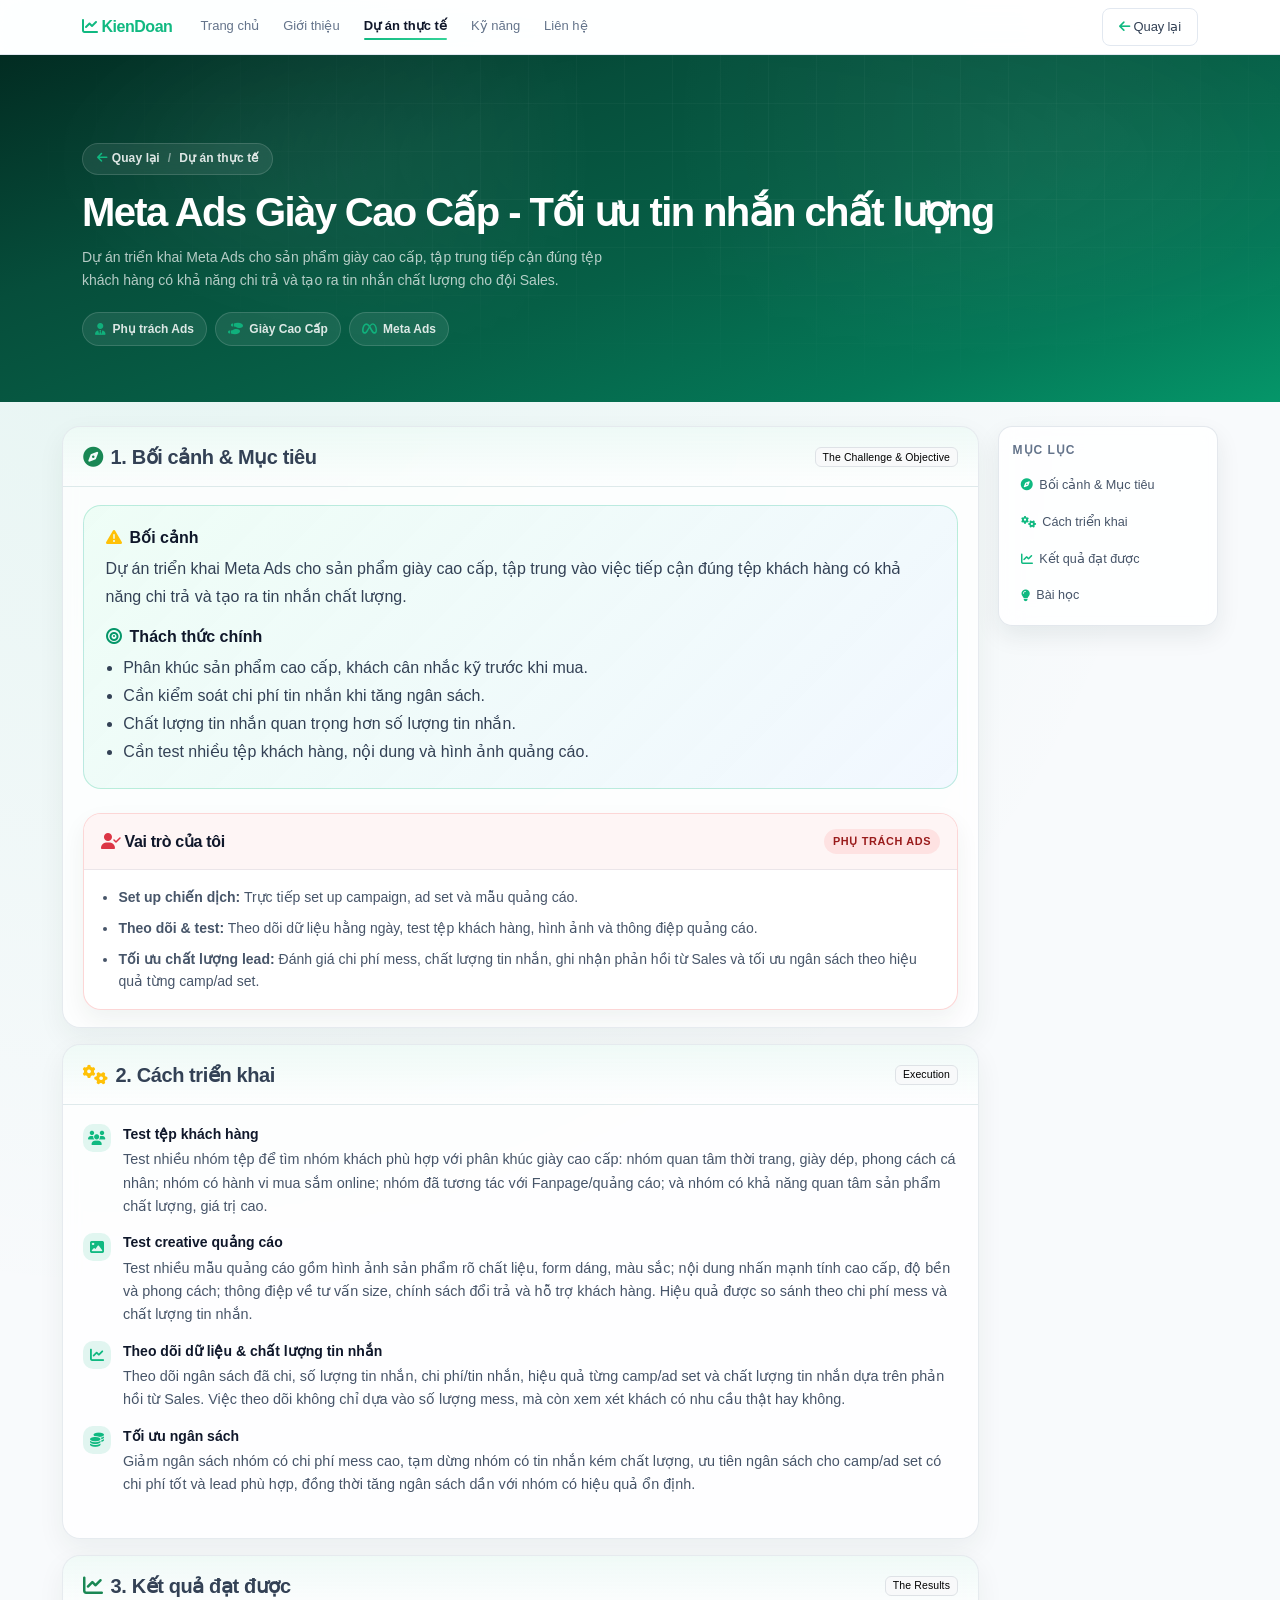
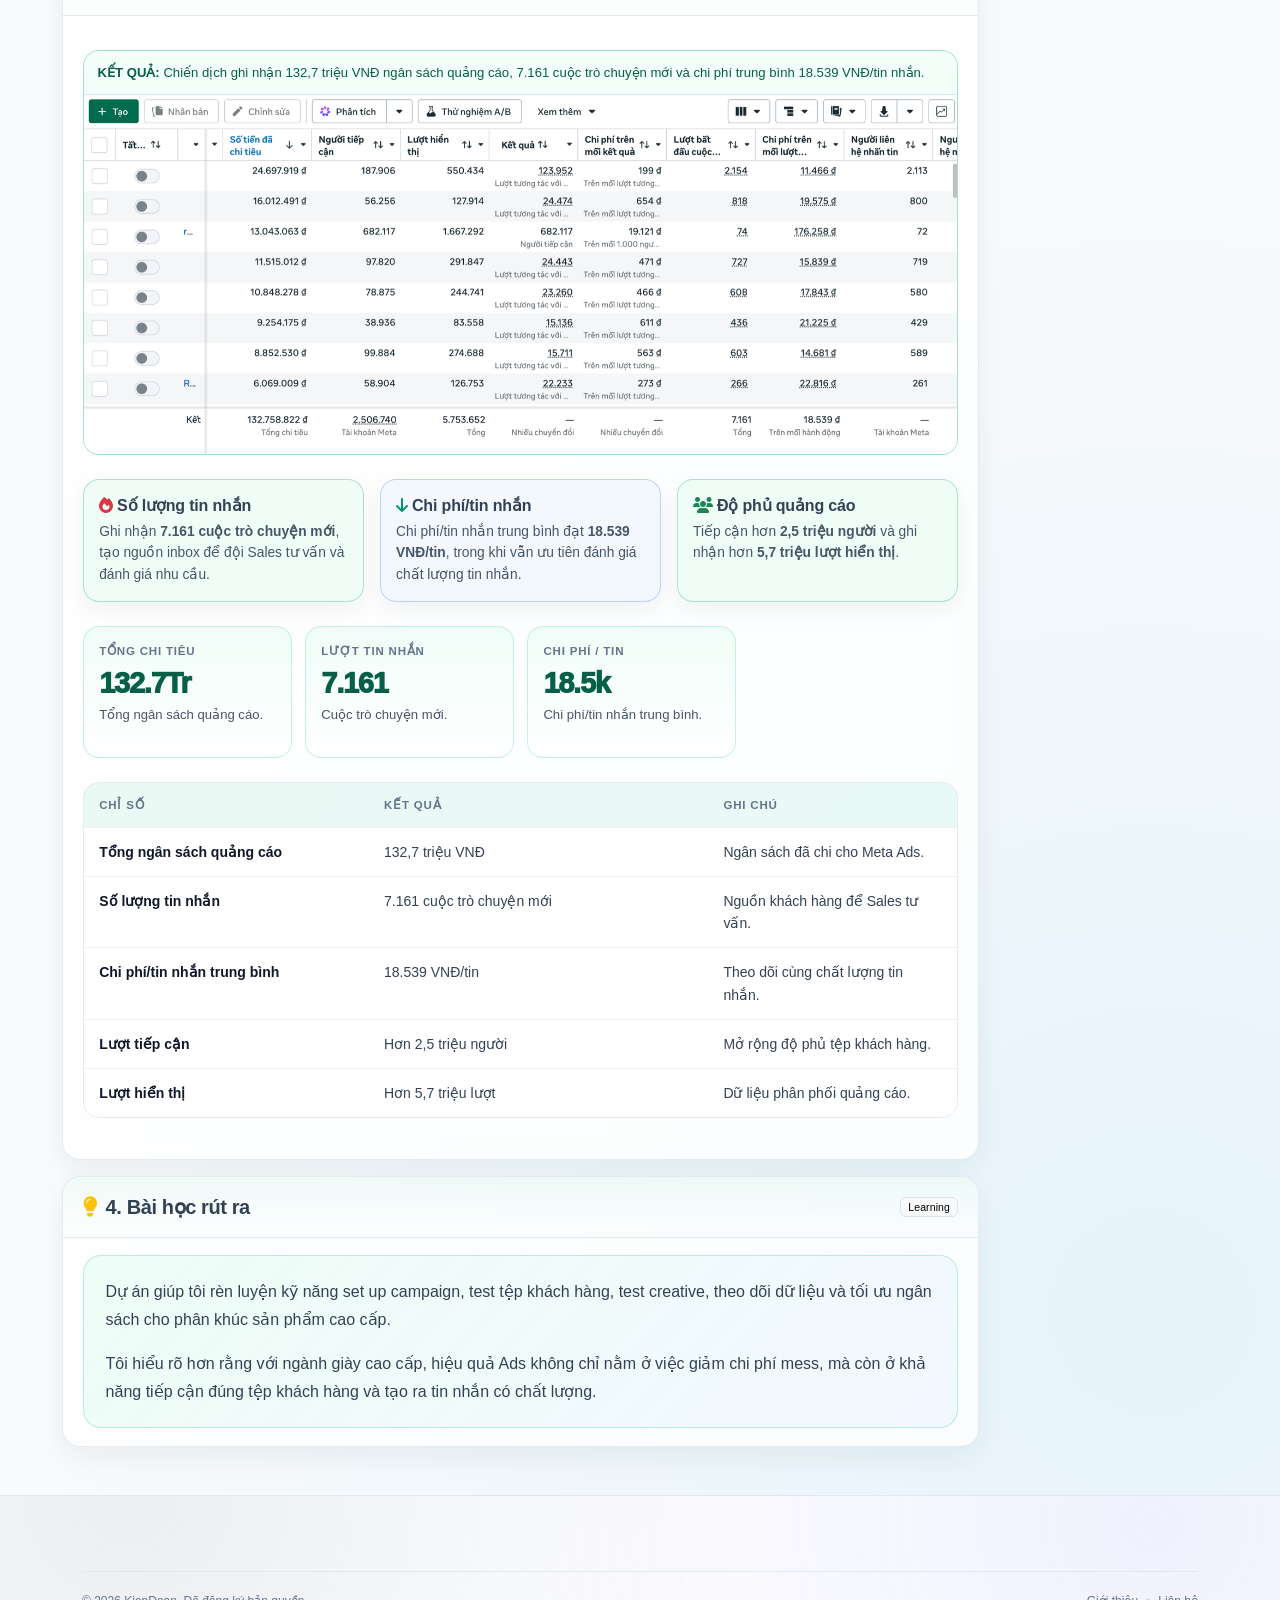
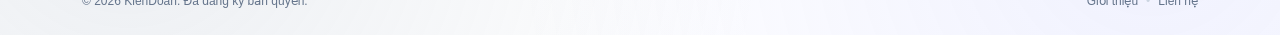
<file: case-study-giay.html>
<!DOCTYPE html>
<html lang="vi">

<head>
  <meta charset="UTF-8">
  <meta name="viewport" content="width=device-width,initial-scale=1.0">
  <title>Case Study Meta Ads Giày Cao Cấp | Hồ Sơ KienDoan</title>
  <meta name="description"
    content="Case study triển khai Meta Ads cho sản phẩm giày cao cấp, tập trung kiểm soát chi phí tin nhắn và chất lượng lead.">
  <link rel="preconnect" href="https://fonts.googleapis.com">
  <link rel="preconnect" href="https://fonts.gstatic.com" crossorigin>
  <link href="https://fonts.googleapis.com/css2?family=Inter:wght@300;400;500;600;700;800;900&amp;display=swap"
    rel="stylesheet">
  <link href="https://cdn.jsdelivr.net/npm/bootstrap@5.3.3/dist/css/bootstrap.min.css" rel="stylesheet">
  <link href="https://cdnjs.cloudflare.com/ajax/libs/font-awesome/6.5.1/css/all.min.css" rel="stylesheet">
  <link href="assets/css/styles.css" rel="stylesheet">
  <style>
    html {
      scroll-behavior: smooth;
    }

    body {
      background:
        radial-gradient(circle at 12% 8%, rgba(16, 185, 129, 0.08), transparent 33%),
        radial-gradient(circle at 90% 90%, rgba(14, 165, 233, 0.08), transparent 36%),
        #f8fafc;
    }

    .read-progress {
      position: fixed;
      top: 0;
      left: 0;
      height: 3px;
      width: 0;
      background: linear-gradient(90deg, #10b981, #14b8a6);
      z-index: 1200;
      box-shadow: 0 3px 10px rgba(16, 185, 129, 0.35);
      transition: width 120ms linear;
    }

    .case-floating-nav {
      position: sticky;
      top: 92px;
      align-self: start;
      padding: .85rem;
      border-radius: 14px;
      border: 1px solid rgba(148, 163, 184, 0.25);
      background: rgba(255, 255, 255, 0.86);
      backdrop-filter: blur(10px);
      -webkit-backdrop-filter: blur(10px);
      box-shadow: 0 10px 24px rgba(2, 44, 34, 0.08);
    }

    .case-layout {
      display: grid;
      grid-template-columns: minmax(0, 1fr) 220px;
      gap: 1.2rem;
      align-items: start;
    }

    .case-content {
      min-width: 0;
    }

    .case-nav-title {
      margin: 0 0 .55rem;
      font-size: .75rem;
      font-weight: 850;
      color: var(--gray-500);
      text-transform: uppercase;
      letter-spacing: .08em;
    }

    .case-nav-list {
      margin: 0;
      padding: 0;
      list-style: none;
      display: grid;
      gap: .28rem;
    }

    .case-nav-link {
      display: flex;
      align-items: center;
      gap: .42rem;
      font-size: .79rem;
      text-decoration: none;
      color: var(--gray-600);
      padding: .38rem .5rem;
      border-radius: 10px;
      transition: background 180ms ease, color 180ms ease, transform 180ms ease;
    }

    .case-nav-link i {
      font-size: .75rem;
      color: var(--primary-600);
    }

    .case-nav-link:hover {
      color: var(--gray-900);
      background: rgba(16, 185, 129, 0.08);
      transform: translateX(2px);
    }

    .case-nav-link.is-active {
      color: var(--primary-800);
      background: rgba(16, 185, 129, 0.12);
      font-weight: 700;
    }

    .visual-placeholder {
      border: 1px dashed rgba(148, 163, 184, 0.45);
      border-radius: 14px;
      background: linear-gradient(135deg, rgba(16, 185, 129, 0.08), rgba(255, 255, 255, 0.96));
      min-height: 118px;
      padding: .85rem;
      display: grid;
      place-items: center;
      text-align: center;
      color: var(--gray-600);
      font-size: .84rem;
      font-weight: 700;
    }

    .visual-placeholder small {
      display: block;
      margin-top: .35rem;
      color: var(--gray-500);
      font-weight: 600;
    }

    .mini-chart {
      border: 1px solid rgba(148, 163, 184, 0.25);
      border-radius: 14px;
      background: linear-gradient(180deg, rgba(248, 250, 252, 0.88), #fff);
      padding: .75rem;
    }

    .mini-chart-head {
      font-size: .72rem;
      font-weight: 800;
      color: var(--gray-500);
      letter-spacing: .06em;
      text-transform: uppercase;
      margin-bottom: .65rem;
    }

    .mini-bars {
      display: flex;
      align-items: flex-end;
      gap: .35rem;
      min-height: 74px;
    }

    .mini-bars span {
      flex: 1;
      border-radius: 999px 999px 6px 6px;
      background: linear-gradient(180deg, rgba(16, 185, 129, .82), rgba(16, 185, 129, .42));
      border: 1px solid rgba(16, 185, 129, .24);
    }

    .mini-bars span:nth-child(1) {
      height: 32px;
    }

    .mini-bars span:nth-child(2) {
      height: 56px;
    }

    .mini-bars span:nth-child(3) {
      height: 74px;
    }

    .mini-bars span:nth-child(4) {
      height: 46px;
    }

    .mini-bars span:nth-child(5) {
      height: 26px;
    }

    .mini-legend {
      display: flex;
      justify-content: space-between;
      gap: .45rem;
      margin-top: .6rem;
      font-size: .68rem;
      color: var(--gray-500);
      font-weight: 700;
    }

    .mini-heat {
      display: grid;
      grid-template-columns: repeat(5, 1fr);
      gap: .3rem;
    }

    .mini-heat span {
      aspect-ratio: 1/1;
      border-radius: 8px;
      border: 1px solid rgba(148, 163, 184, .2);
      background: #ecfeff;
    }

    .mini-heat span:nth-child(2),
    .mini-heat span:nth-child(7),
    .mini-heat span:nth-child(11) {
      background: #bbf7d0;
    }

    .mini-heat span:nth-child(3),
    .mini-heat span:nth-child(8),
    .mini-heat span:nth-child(13) {
      background: #86efac;
    }

    .mini-heat span:nth-child(4),
    .mini-heat span:nth-child(14) {
      background: #fecaca;
    }

    .mini-heat span:nth-child(5),
    .mini-heat span:nth-child(10),
    .mini-heat span:nth-child(15) {
      background: #fee2e2;
    }

    .decision-card {
      border: 1px solid rgba(148, 163, 184, 0.24);
      border-radius: 16px;
      padding: 1rem .95rem;
      background: rgba(255, 255, 255, 0.88);
      box-shadow: 0 8px 20px rgba(2, 44, 34, 0.06);
      height: 100%;
    }

    .decision-card h6 {
      margin: 0 0 .35rem;
      font-weight: 850;
      letter-spacing: -.01em;
    }

    .decision-card p {
      margin: 0;
      color: var(--gray-600);
      font-size: .86rem;
      line-height: 1.55;
    }

    .decision-card.scale {
      border-color: rgba(5, 150, 105, 0.28);
      background: rgba(236, 253, 245, 0.78);
    }

    .decision-card.optimize {
      border-color: rgba(37, 99, 235, 0.26);
      background: rgba(239, 246, 255, 0.76);
    }

    .decision-card.hold {
      border-color: rgba(245, 158, 11, 0.28);
      background: rgba(255, 251, 235, 0.82);
    }

    .decision-card.kill {
      border-color: rgba(239, 68, 68, 0.26);
      background: rgba(254, 242, 242, 0.8);
    }

    .ba-grid {
      display: grid;
      grid-template-columns: repeat(2, minmax(0, 1fr));
      gap: 1rem;
    }

    .ba-card {
      border: 1px solid rgba(148, 163, 184, 0.24);
      border-radius: 18px;
      background: rgba(255, 255, 255, 0.86);
      box-shadow: 0 10px 24px rgba(2, 44, 34, 0.06);
      overflow: hidden;
      height: 100%;
    }

    .ba-card.before {
      border-color: rgba(239, 68, 68, 0.22);
    }

    .ba-card.after {
      border-color: rgba(16, 185, 129, 0.28);
    }

    .ba-card-head {
      display: flex;
      align-items: center;
      justify-content: space-between;
      gap: .75rem;
      padding: .95rem 1.05rem;
      border-bottom: 1px solid rgba(148, 163, 184, 0.18);
    }

    .ba-card.before .ba-card-head {
      background: rgba(254, 242, 242, 0.78);
    }

    .ba-card.after .ba-card-head {
      background: rgba(236, 253, 245, 0.82);
    }

    .ba-title {
      margin: 0;
      font-weight: 900;
      color: var(--gray-900);
      letter-spacing: -.02em;
    }

    .ba-tag {
      flex: 0 0 auto;
      border-radius: 999px;
      padding: .25rem .55rem;
      font-size: .68rem;
      font-weight: 850;
      text-transform: uppercase;
      letter-spacing: .06em;
    }

    .before .ba-tag {
      color: #991b1b;
      background: rgba(254, 226, 226, 0.95);
    }

    .after .ba-tag {
      color: #047857;
      background: rgba(209, 250, 229, 0.95);
    }

    .ba-card-body {
      padding: 1rem 1.05rem;
      color: var(--gray-600);
    }

    .ba-list {
      margin: 0;
      padding-left: 1.1rem;
    }

    .ba-list li+li {
      margin-top: .52rem;
    }

    .ba-metric-grid {
      display: grid;
      grid-template-columns: repeat(4, minmax(0, 1fr));
      gap: .75rem;
      margin-top: 1rem;
    }

    .ba-metric {
      border: 1px solid rgba(148, 163, 184, 0.22);
      border-radius: 14px;
      background: linear-gradient(180deg, rgba(248, 250, 252, 0.9), #fff);
      padding: .85rem;
      min-height: 104px;
    }

    .ba-metric-label {
      margin: 0 0 .4rem;
      font-size: .7rem;
      color: var(--gray-500);
      font-weight: 850;
      text-transform: uppercase;
      letter-spacing: .07em;
    }

    .ba-metric-change {
      display: flex;
      align-items: baseline;
      justify-content: space-between;
      gap: .5rem;
      margin-bottom: .28rem;
    }

    .ba-metric-old {
      color: var(--gray-400);
      font-size: .86rem;
      font-weight: 800;
      text-decoration: line-through;
    }

    .ba-metric-new {
      color: var(--primary-800);
      font-size: 1.15rem;
      font-weight: 950;
      letter-spacing: -.03em;
    }

    .ba-metric-note {
      margin: 0;
      color: var(--gray-500);
      font-size: .78rem;
      line-height: 1.45;
    }

    .action-table {
      border: 1px solid rgba(148, 163, 184, 0.22);
      border-radius: 16px;
      overflow: hidden;
    }

    .action-row {
      display: grid;
      grid-template-columns: 1fr 1.2fr .8fr;
      gap: .75rem;
      padding: .8rem .95rem;
      align-items: start;
      background: rgba(255, 255, 255, 0.82);
    }

    .action-row+.action-row {
      border-top: 1px solid rgba(148, 163, 184, 0.16);
    }

    .action-row.head {
      background: rgba(16, 185, 129, 0.08);
      color: var(--gray-500);
      font-size: .72rem;
      font-weight: 900;
      text-transform: uppercase;
      letter-spacing: .07em;
    }

    .action-row strong {
      color: var(--gray-900);
      font-weight: 850;
    }

    .project-facts {
      display: grid;
      gap: .7rem;
    }

    .project-fact {
      display: grid;
      grid-template-columns: 104px 1fr;
      gap: .75rem;
      padding: .78rem .85rem;
      border: 1px solid rgba(148, 163, 184, 0.2);
      border-radius: 14px;
      background: rgba(248, 250, 252, 0.72);
    }

    .project-fact span {
      color: var(--gray-500);
      font-size: .72rem;
      font-weight: 900;
      text-transform: uppercase;
      letter-spacing: .07em;
    }

    .project-fact strong {
      color: var(--gray-900);
      font-size: .94rem;
      line-height: 1.45;
    }

    .ba-visual {
      margin-top: 1rem;
      border: 1px solid rgba(148, 163, 184, 0.22);
      border-radius: 16px;
      overflow: hidden;
      background: #fff;
    }

    .ba-visual img {
      display: block;
      width: 100%;
      height: auto;
      max-height: 520px;
      object-fit: contain;
      background: #fff;
    }

    .ba-visual figcaption {
      padding: .75rem .85rem;
      color: var(--gray-600);
      background: rgba(248, 250, 252, 0.8);
      border-top: 1px solid rgba(148, 163, 184, 0.18);
      font-size: .82rem;
      line-height: 1.45;
    }

    .strategy-summary {
      border: 1px solid rgba(16, 185, 129, 0.24);
      border-radius: 18px;
      padding: clamp(1rem, 2.5vw, 1.35rem);
      background:
        linear-gradient(135deg, rgba(236, 253, 245, 0.9), rgba(239, 246, 255, 0.82)),
        #fff;
    }

    .strategy-summary p {
      margin: 0;
      color: var(--gray-700);
      line-height: 1.75;
      font-size: 1rem;
    }

    .result-grid {
      display: grid;
      grid-template-columns: repeat(4, minmax(0, 1fr));
      gap: .85rem;
    }

    .result-stat {
      min-height: 132px;
      border: 1px solid rgba(16, 185, 129, 0.22);
      border-radius: 16px;
      padding: .95rem;
      background: linear-gradient(180deg, rgba(236, 253, 245, 0.78), #fff);
    }

    .result-stat .stat-label {
      margin: 0 0 .45rem;
      color: var(--gray-500);
      font-size: .72rem;
      font-weight: 900;
      letter-spacing: .07em;
      text-transform: uppercase;
    }

    .result-stat .stat-value {
      margin: 0;
      color: var(--primary-800);
      font-size: clamp(1.35rem, 3vw, 1.8rem);
      font-weight: 950;
      letter-spacing: -.04em;
      line-height: 1.05;
    }

    .result-stat .stat-note {
      margin: .45rem 0 0;
      color: var(--gray-600);
      font-size: .82rem;
      line-height: 1.45;
    }

    .cta-strip {
      border: 1px solid rgba(16, 185, 129, 0.24);
      border-radius: 20px;
      background: linear-gradient(120deg, rgba(2, 44, 34, 0.96), rgba(6, 95, 70, 0.94));
      color: #fff;
      padding: clamp(1.25rem, 2.5vw, 1.75rem);
      box-shadow: 0 18px 36px rgba(2, 44, 34, 0.2);
    }

    .cta-strip h4 {
      font-weight: 900;
      letter-spacing: -.02em;
      margin-bottom: .45rem;
    }

    .cta-strip p {
      margin: 0;
      color: rgba(255, 255, 255, 0.78);
    }

    .cta-actions {
      display: flex;
      flex-wrap: wrap;
      gap: .55rem;
      margin-top: 1rem;
    }

    .cta-actions .btn {
      border-radius: 999px;
      font-weight: 750;
      padding: .48rem .88rem;
    }

    .case-hero {
      background: linear-gradient(160deg, #022c22 0%, #064e3b 30%, #065f46 55%, #047857 80%, #059669 100%);
      padding: clamp(3.75rem, 7vw, 5.5rem) 0 clamp(2.75rem, 5vw, 3.5rem);
      color: #fff;
      position: relative;
      overflow: hidden;
    }

    .case-hero::before {
      content: '';
      position: absolute;
      inset: 0;
      background:
        radial-gradient(circle at 18% 30%, rgba(255, 255, 255, .10), transparent 35%),
        radial-gradient(circle at 85% 20%, rgba(255, 255, 255, .06), transparent 40%),
        linear-gradient(rgba(255, 255, 255, .03) 1px, transparent 1px),
        linear-gradient(90deg, rgba(255, 255, 255, .03) 1px, transparent 1px);
      background-size: auto, auto, 48px 48px, 48px 48px;
      pointer-events: none;
      opacity: .9;
      mask-image: radial-gradient(ellipse at 60% 30%, black 22%, transparent 70%);
      -webkit-mask-image: radial-gradient(ellipse at 60% 30%, black 22%, transparent 70%);
    }

    .case-hero * {
      position: relative;
    }

    .case-breadcrumb {
      display: inline-flex;
      align-items: center;
      gap: .5rem;
      padding: .35rem .85rem;
      border-radius: 999px;
      background: rgba(255, 255, 255, .08);
      border: 1px solid rgba(255, 255, 255, .14);
      color: rgba(255, 255, 255, .86);
      font-size: .75rem;
      font-weight: 650;
      letter-spacing: .01em;
      backdrop-filter: blur(10px);
      -webkit-backdrop-filter: blur(10px);
      margin-bottom: 1rem;
    }

    .case-title {
      font-weight: 900;
      letter-spacing: -.04em;
      line-height: 1.08;
      font-size: clamp(2rem, 5.2vw, 3rem);
      margin-bottom: .75rem;
    }

    .case-subtitle {
      color: rgba(255, 255, 255, .70);
      max-width: 70ch;
      margin: 0;
      line-height: 1.65;
    }

    .pill-row {
      display: flex;
      flex-wrap: wrap;
      gap: .5rem;
      margin-top: 1.25rem;
    }

    .pill {
      display: inline-flex;
      align-items: center;
      gap: .4rem;
      padding: .4rem .75rem;
      border-radius: 999px;
      background: rgba(255, 255, 255, .08);
      border: 1px solid rgba(255, 255, 255, .14);
      color: rgba(255, 255, 255, .85);
      font-size: .75rem;
      font-weight: 650;
    }

    .pill i {
      opacity: .9;
    }

    .kpi-card {
      border: 1px solid rgba(16, 185, 129, .20);
      border-radius: 16px;
      background: linear-gradient(135deg, rgba(16, 185, 129, .08), rgba(255, 255, 255, .85));
      padding: 1rem 1rem .9rem;
      height: 100%;
      box-shadow: 0 10px 22px rgba(2, 44, 34, 0.05);
      transition: transform 220ms ease, box-shadow 220ms ease, border-color 220ms ease;
    }

    .kpi-card:hover {
      transform: translateY(-4px);
      border-color: rgba(16, 185, 129, 0.35);
      box-shadow: 0 16px 34px rgba(2, 44, 34, 0.12);
    }

    .kpi-top {
      display: flex;
      align-items: center;
      justify-content: space-between;
      gap: .75rem;
    }

    .kpi-icon {
      width: 36px;
      height: 36px;
      border-radius: 12px;
      background: rgba(16, 185, 129, .12);
      color: var(--primary-700);
      display: flex;
      align-items: center;
      justify-content: center;
      flex: 0 0 auto;
    }

    .kpi-label {
      font-size: .72rem;
      color: var(--gray-500);
      font-weight: 750;
      text-transform: uppercase;
      letter-spacing: .08em;
    }

    .kpi-value {
      font-size: 1.35rem;
      font-weight: 900;
      color: var(--gray-900);
      letter-spacing: -.03em;
      line-height: 1.1;
      margin-top: .15rem;
    }

    .kpi-note {
      font-size: .78rem;
      color: var(--gray-500);
      margin-top: .35rem;
    }

    .section-title {
      font-weight: 900;
      letter-spacing: -.03em;
      color: var(--gray-900);
      margin-bottom: .5rem;
      line-height: 1.15;
    }

    .section-lead {
      color: var(--gray-500);
      margin: 0;
      max-width: 75ch;
    }

    .flow-intro {
      border: 1px solid rgba(148, 163, 184, 0.24);
      border-radius: 18px;
      background:
        linear-gradient(135deg, rgba(16, 185, 129, 0.10), rgba(14, 165, 233, 0.08)),
        rgba(255, 255, 255, 0.88);
      backdrop-filter: blur(8px);
      -webkit-backdrop-filter: blur(8px);
      box-shadow: 0 14px 32px rgba(2, 44, 34, 0.08);
      padding: clamp(1rem, 2.6vw, 1.45rem);
      position: relative;
      overflow: hidden;
    }

    .flow-intro::before {
      content: "";
      position: absolute;
      left: 0;
      right: 0;
      top: 0;
      height: 3px;
      background: linear-gradient(90deg, var(--primary-500), #14b8a6);
    }

    .flow-intro .section-title {
      font-size: clamp(1.45rem, 3.5vw, 2.2rem);
      margin-bottom: .65rem;
    }

    .flow-intro .section-lead {
      font-size: clamp(.98rem, 2vw, 1.15rem);
      color: var(--gray-600);
      line-height: 1.65;
    }

    .case-panel {
      border: 1px solid rgba(148, 163, 184, 0.22);
      border-radius: 18px;
      background: rgba(255, 255, 255, 0.8);
      backdrop-filter: blur(8px);
      -webkit-backdrop-filter: blur(8px);
      box-shadow: 0 10px 28px rgba(2, 44, 34, 0.06);
      overflow: hidden;
      transition: transform 240ms ease, box-shadow 240ms ease, border-color 240ms ease;
    }

    .case-panel:hover {
      transform: translateY(-4px);
      box-shadow: 0 20px 40px rgba(2, 44, 34, 0.11);
      border-color: rgba(16, 185, 129, 0.32);
    }

    .case-panel-head {
      padding: 1.1rem 1.25rem;
      border-bottom: 1px solid rgba(148, 163, 184, 0.18);
      background: linear-gradient(180deg, rgba(16, 185, 129, .06), rgba(255, 255, 255, 0));
      display: flex;
      align-items: center;
      justify-content: space-between;
      gap: 1rem;
    }

    .case-panel-title {
      margin: 0;
      font-weight: 900;
      letter-spacing: -.02em;
    }

    .case-panel-body {
      padding: 1.1rem 1.25rem;
    }

    .timeline {
      list-style: none;
      padding: 0;
      margin: 0;
      display: grid;
      gap: .85rem;
    }

    .tl-item {
      display: grid;
      grid-template-columns: auto 1fr;
      gap: .75rem;
      align-items: start;
    }

    .tl-dot {
      width: 28px;
      height: 28px;
      border-radius: 10px;
      background: rgba(16, 185, 129, .12);
      color: var(--primary-700);
      display: flex;
      align-items: center;
      justify-content: center;
      margin-top: .1rem;
      flex: 0 0 auto;
    }

    .tl-title {
      font-weight: 850;
      margin: 0;
      color: var(--gray-900);
    }

    .tl-desc {
      margin: .2rem 0 0;
      color: var(--gray-600);
      font-size: .9rem;
      line-height: 1.6;
    }

    .evidence-box {
      border: 1px dashed rgba(148, 163, 184, 0.4);
      border-radius: 16px;
      background: linear-gradient(135deg, var(--surface-1), #fff);
      min-height: 150px;
      padding: 1rem;
      color: var(--gray-600);
      display: grid;
      place-items: center;
      text-align: center;
      font-weight: 700;
    }

    .evidence-box small {
      display: block;
      font-weight: 650;
      color: var(--gray-500);
      margin-top: .35rem;
    }

    .case-figure {
      border: 1px solid rgba(148, 163, 184, 0.25);
      border-radius: 16px;
      overflow: hidden;
      background: #fff;
      box-shadow: 0 10px 24px rgba(2, 44, 34, 0.08);
    }

    .case-figure img {
      width: 100%;
      height: auto;
      display: block;
      object-fit: contain;
      background: #fff;
      transition: transform 220ms ease;
    }

    .case-figure-link {
      display: block;
      text-decoration: none;
      cursor: zoom-in;
    }

    .case-figure-link:hover img {
      transform: scale(1.02);
    }

    .image-lightbox {
      position: fixed;
      inset: 0;
      background: rgba(2, 6, 23, 0.82);
      backdrop-filter: blur(4px);
      -webkit-backdrop-filter: blur(4px);
      display: none;
      align-items: center;
      justify-content: center;
      padding: 1.2rem;
      z-index: 1100;
    }

    .image-lightbox.is-open {
      display: flex;
    }

    .image-lightbox-content {
      max-width: min(1100px, 95vw);
      max-height: 88vh;
      width: auto;
      height: auto;
      border-radius: 14px;
      border: 1px solid rgba(255, 255, 255, 0.24);
      box-shadow: 0 20px 50px rgba(0, 0, 0, 0.35);
      background: #fff;
      display: block;
    }

    .lightbox-close {
      position: absolute;
      top: 14px;
      right: 14px;
      width: 40px;
      height: 40px;
      border-radius: 999px;
      border: 1px solid rgba(255, 255, 255, 0.28);
      background: rgba(15, 23, 42, 0.62);
      color: #fff;
      display: flex;
      align-items: center;
      justify-content: center;
      cursor: pointer;
      transition: background 180ms ease;
    }

    .lightbox-close:hover {
      background: rgba(15, 23, 42, 0.9);
    }

    .case-figcaption {
      padding: .75rem .9rem;
      font-size: .82rem;
      color: var(--gray-600);
      border-top: 1px solid rgba(148, 163, 184, 0.2);
      background: linear-gradient(180deg, rgba(248, 250, 252, 0.65), #fff);
    }

    .case-section {
      scroll-margin-top: 90px;
    }

    .reveal-item {
      opacity: 0;
      transform: translateY(18px);
      transition: opacity 520ms ease, transform 520ms ease;
    }

    .reveal-item.is-visible {
      opacity: 1;
      transform: translateY(0);
    }

    @media (max-width: 991.98px) {
      .case-hero {
        padding: clamp(2.8rem, 8vw, 3.8rem) 0 clamp(2rem, 6vw, 2.6rem);
      }

      .case-title {
        font-size: clamp(1.65rem, 6.4vw, 2.2rem);
      }

      .case-subtitle {
        font-size: .92rem;
        line-height: 1.58;
      }

      .kpi-card {
        padding: .85rem .85rem .78rem;
      }

      .kpi-value {
        font-size: 1.2rem;
      }

      .case-panel-head,
      .case-panel-body {
        padding: .92rem 1rem;
      }

      .ba-grid,
      .ba-metric-grid,
      .result-grid {
        grid-template-columns: 1fr;
      }

      .project-fact {
        grid-template-columns: 1fr;
        gap: .25rem;
      }

      .action-row {
        grid-template-columns: 1fr;
        gap: .35rem;
      }

      .action-row.head {
        display: none;
      }

      .cta-strip {
        padding: 1.1rem 1rem;
      }

      .cta-actions .btn {
        width: 100%;
        justify-content: center;
      }
    }

    @media (max-width: 575.98px) {
      .read-progress {
        height: 2px;
      }

      .pill-row {
        gap: .38rem;
      }

      .pill {
        font-size: .68rem;
        padding: .33rem .58rem;
      }

      .kpi-note {
        font-size: .72rem;
      }

      .case-panel-title {
        font-size: 1rem;
      }

      .mini-chart-head {
        font-size: .66rem;
      }
    }

    @media (max-width: 1200px) {
      .case-layout {
        grid-template-columns: 1fr;
      }

      .case-floating-nav {
        display: none;
      }
    }
  </style>
</head>

<body>
  <div class="read-progress" id="readProgress"></div>
  <nav class="navbar navbar-expand-lg navbar-custom sticky-top">
    <div class="container">
      <a class="navbar-brand" href="index.html"><i class="fas fa-chart-line me-1"
          style="color:var(--primary-500)"></i><span style="color:var(--primary-500)">KienDoan</span></a>
      <button class="navbar-toggler border-0" type="button" data-bs-toggle="collapse" data-bs-target="#navbarMain">
        <span class="navbar-toggler-icon"></span>
      </button>
      <div class="collapse navbar-collapse" id="navbarMain">
        <ul class="navbar-nav me-auto mb-2 mb-lg-0">
          <li class="nav-item"><a class="nav-link" href="index.html#home">Trang chủ</a></li>
          <li class="nav-item"><a class="nav-link" href="index.html#about">Giới thiệu</a></li>
          <li class="nav-item"><a class="nav-link active" href="case-study.html">Dự án thực tế</a></li>
          <li class="nav-item"><a class="nav-link" href="index.html#skills">Kỹ năng</a></li>
          <li class="nav-item"><a class="nav-link" href="index.html#contact">Liên hệ</a></li>
        </ul>
        <a href="index.html#case-study" class="btn btn-light btn-sm"><i class="fas fa-arrow-left me-1"></i>Quay lại</a>
      </div>
    </div>
  </nav>

  <header class="case-hero">
    <div class="container">
      <div class="case-breadcrumb">
        <a href="index.html#case-study" style="color:inherit;text-decoration:none"><i
            class="fas fa-arrow-left me-1"></i>Quay lại</a>
        <span style="opacity:.55">/</span>
        <span>Dự án thực tế</span>
      </div>
      <h1 class="case-title" style="font-size: clamp(1.8rem, 4vw, 2.5rem);">Meta Ads Giày Cao Cấp - Tối ưu tin nhắn chất lượng</h1>
      <p class="case-subtitle">Dự án triển khai Meta Ads cho sản phẩm giày cao cấp, tập trung tiếp cận đúng tệp khách hàng có khả năng chi trả và tạo ra tin nhắn chất lượng cho đội Sales.</p>

      <div class="pill-row">
        <span class="pill"><i class="fas fa-user-tie"></i>Phụ trách Ads</span>
        <span class="pill"><i class="fas fa-shoe-prints"></i>Giày Cao Cấp</span>
        <span class="pill"><i class="fab fa-meta"></i>Meta Ads</span>
      </div>
    </div>
  </header>

  <main class="container pb-5" style="max-width:1180px;">
    <div class="case-layout">
      <div class="case-content">
        <!-- SECTION: OVERVIEW & PROBLEM -->
        <div class="case-panel mt-4 case-section reveal-item" id="overview">
          <div class="case-panel-head">
            <h5 class="case-panel-title"><i class="fas fa-compass me-2 text-success"></i>1. Bối cảnh & Mục tiêu</h5>
            <span class="badge text-bg-light border">The Challenge & Objective</span>
          </div>
          <div class="case-panel-body">

            <div class="strategy-summary mb-4">
              <h6 style="font-weight: 800; color: #0f172a; margin-bottom: 0.5rem;"><i
                  class="fas fa-exclamation-triangle me-2 text-warning"></i>Bối cảnh</h6>
              <p class="mb-3">Dự án triển khai Meta Ads cho sản phẩm giày cao cấp, tập trung vào việc tiếp cận đúng tệp khách hàng có khả năng chi trả và tạo ra tin nhắn chất lượng.</p>

              <h6 style="font-weight: 800; color: #0f172a; margin-bottom: 0.5rem;"><i
                  class="fas fa-bullseye me-2 text-primary"></i>Thách thức chính</h6>
              <ul class="mb-0" style="padding-left: 1.1rem; color: var(--gray-700); font-size: 1rem; line-height: 1.75;">
                <li>Phân khúc sản phẩm cao cấp, khách cân nhắc kỹ trước khi mua.</li>
                <li>Cần kiểm soát chi phí tin nhắn khi tăng ngân sách.</li>
                <li>Chất lượng tin nhắn quan trọng hơn số lượng tin nhắn.</li>
                <li>Cần test nhiều tệp khách hàng, nội dung và hình ảnh quảng cáo.</li>
              </ul>
            </div>

            <div class="ba-card before">
              <div class="ba-card-head">
                <h6 class="ba-title"><i class="fas fa-user-check me-1 text-danger"></i>Vai trò của tôi</h6>
                <span class="ba-tag">Phụ trách Ads</span>
              </div>
              <div class="ba-card-body">
                <ul class="ba-list">
                  <li><strong>Set up chiến dịch:</strong> Trực tiếp set up campaign, ad set và mẫu quảng cáo.</li>
                  <li><strong>Theo dõi & test:</strong> Theo dõi dữ liệu hằng ngày, test tệp khách hàng, hình ảnh và thông điệp quảng cáo.</li>
                  <li><strong>Tối ưu chất lượng lead:</strong> Đánh giá chi phí mess, chất lượng tin nhắn, ghi nhận phản hồi từ Sales và tối ưu ngân sách theo hiệu quả từng camp/ad set.</li>
                </ul>
              </div>
            </div>
          </div>
        </div>

        <!-- SECTION: EXECUTION -->
        <div class="case-panel mt-3 case-section reveal-item" id="execution">
          <div class="case-panel-head">
            <h5 class="case-panel-title"><i class="fas fa-gears me-2 text-warning"></i>2. Cách triển khai</h5>
            <span class="badge text-bg-light border">Execution</span>
          </div>
          <div class="case-panel-body">

            <ul class="timeline mb-4">
              <li class="tl-item">
                <div class="tl-dot"><i class="fas fa-users"></i></div>
                <div>
                  <p class="tl-title">Test tệp khách hàng</p>
                  <p class="tl-desc">Test nhiều nhóm tệp để tìm nhóm khách phù hợp với phân khúc giày cao cấp: nhóm quan tâm thời trang, giày dép, phong cách cá nhân; nhóm có hành vi mua sắm online; nhóm đã tương tác với Fanpage/quảng cáo; và nhóm có khả năng quan tâm sản phẩm chất lượng, giá trị cao.</p>
                </div>
              </li>
              <li class="tl-item">
                <div class="tl-dot"><i class="fas fa-image"></i></div>
                <div>
                  <p class="tl-title">Test creative quảng cáo</p>
                  <p class="tl-desc">Test nhiều mẫu quảng cáo gồm hình ảnh sản phẩm rõ chất liệu, form dáng, màu sắc; nội dung nhấn mạnh tính cao cấp, độ bền và phong cách; thông điệp về tư vấn size, chính sách đổi trả và hỗ trợ khách hàng. Hiệu quả được so sánh theo chi phí mess và chất lượng tin nhắn.</p>
                </div>
              </li>
              <li class="tl-item">
                <div class="tl-dot"><i class="fas fa-chart-line"></i></div>
                <div>
                  <p class="tl-title">Theo dõi dữ liệu & chất lượng tin nhắn</p>
                  <p class="tl-desc">Theo dõi ngân sách đã chi, số lượng tin nhắn, chi phí/tin nhắn, hiệu quả từng camp/ad set và chất lượng tin nhắn dựa trên phản hồi từ Sales. Việc theo dõi không chỉ dựa vào số lượng mess, mà còn xem xét khách có nhu cầu thật hay không.</p>
                </div>
              </li>
              <li class="tl-item">
                <div class="tl-dot"><i class="fas fa-coins"></i></div>
                <div>
                  <p class="tl-title">Tối ưu ngân sách</p>
                  <p class="tl-desc">Giảm ngân sách nhóm có chi phí mess cao, tạm dừng nhóm có tin nhắn kém chất lượng, ưu tiên ngân sách cho camp/ad set có chi phí tốt và lead phù hợp, đồng thời tăng ngân sách dần với nhóm có hiệu quả ổn định.</p>
                </div>
              </li>
            </ul>

          </div>
        </div>

        <!-- SECTION: RESULTS -->
        <div class="case-panel mt-3 case-section reveal-item" id="result">
          <div class="case-panel-head">
            <h5 class="case-panel-title"><i class="fas fa-chart-line me-2 text-success"></i>3. Kết quả đạt được</h5>
            <span class="badge text-bg-light border">The Results</span>
          </div>
          <div class="case-panel-body">

            <div class="ba-visual mt-3 mb-4" style="border-color: rgba(16, 185, 129, 0.4);">
              <figcaption class="case-figcaption"
                style="background: rgba(236, 253, 245, 0.6); border-top: none; border-bottom: 1px solid rgba(16, 185, 129, 0.18); color: #065f46;">
                <strong>KẾT QUẢ:</strong> Chiến dịch ghi nhận 132,7 triệu VNĐ ngân sách quảng cáo, 7.161 cuộc trò chuyện mới và chi phí trung bình 18.539 VNĐ/tin nhắn.
              </figcaption>
              <a class="case-figure-link" href="assets/img/giaycaocap.png" data-lightbox-image="assets/img/giaycaocap.png"
                aria-label="Xem ảnh kết quả Meta Ads Giày Cao Cấp">
                <img src="assets/img/giaycaocap.png" alt="Ảnh chụp dữ liệu Meta Ads Giày Cao Cấp">
              </a>
            </div>

            <div class="row g-3 mb-4">
              <div class="col-md-4">
                <div class="decision-card scale">
                  <h6><i class="fas fa-fire me-1 text-danger"></i>Số lượng tin nhắn</h6>
                  <p>Ghi nhận <strong>7.161 cuộc trò chuyện mới</strong>, tạo nguồn inbox để đội Sales tư vấn và đánh giá nhu cầu.</p>
                </div>
              </div>
              <div class="col-md-4">
                <div class="decision-card optimize">
                  <h6><i class="fas fa-arrow-down me-1 text-primary"></i>Chi phí/tin nhắn</h6>
                  <p>Chi phí/tin nhắn trung bình đạt <strong>18.539 VNĐ/tin</strong>, trong khi vẫn ưu tiên đánh giá chất lượng tin nhắn.</p>
                </div>
              </div>
              <div class="col-md-4">
                <div class="decision-card hold"
                  style="border-color: rgba(5, 150, 105, 0.28); background: rgba(236, 253, 245, 0.78);">
                  <h6><i class="fas fa-users me-1 text-success"></i>Độ phủ quảng cáo</h6>
                  <p>Tiếp cận hơn <strong>2,5 triệu người</strong> và ghi nhận hơn <strong>5,7 triệu lượt hiển thị</strong>.</p>
                </div>
              </div>
            </div>

            <div class="result-grid mb-4">
              <div class="result-stat">
                <p class="stat-label">Tổng Chi Tiêu</p>
                <p class="stat-value">132.7Tr</p>
                <p class="stat-note">Tổng ngân sách quảng cáo.</p>
              </div>
              <div class="result-stat">
                <p class="stat-label">Lượt Tin Nhắn</p>
                <p class="stat-value">7.161</p>
                <p class="stat-note">Cuộc trò chuyện mới.</p>
              </div>
              <div class="result-stat">
                <p class="stat-label">Chi phí / Tin</p>
                <p class="stat-value">18.5k</p>
                <p class="stat-note">Chi phí/tin nhắn trung bình.</p>
              </div>
            </div>

            <div class="action-table mb-4">
              <div class="action-row head">
                <div>Chỉ số</div>
                <div>Kết quả</div>
                <div>Ghi chú</div>
              </div>
              <div class="action-row">
                <div><strong>Tổng ngân sách quảng cáo</strong></div>
                <div>132,7 triệu VNĐ</div>
                <div>Ngân sách đã chi cho Meta Ads.</div>
              </div>
              <div class="action-row">
                <div><strong>Số lượng tin nhắn</strong></div>
                <div>7.161 cuộc trò chuyện mới</div>
                <div>Nguồn khách hàng để Sales tư vấn.</div>
              </div>
              <div class="action-row">
                <div><strong>Chi phí/tin nhắn trung bình</strong></div>
                <div>18.539 VNĐ/tin</div>
                <div>Theo dõi cùng chất lượng tin nhắn.</div>
              </div>
              <div class="action-row">
                <div><strong>Lượt tiếp cận</strong></div>
                <div>Hơn 2,5 triệu người</div>
                <div>Mở rộng độ phủ tệp khách hàng.</div>
              </div>
              <div class="action-row">
                <div><strong>Lượt hiển thị</strong></div>
                <div>Hơn 5,7 triệu lượt</div>
                <div>Dữ liệu phân phối quảng cáo.</div>
              </div>
            </div>

          </div>
        </div>

        <!-- SECTION: LEARNINGS -->
        <div class="case-panel mt-3 case-section reveal-item" id="learning">
          <div class="case-panel-head">
            <h5 class="case-panel-title"><i class="fas fa-lightbulb me-2 text-warning"></i>4. Bài học rút ra</h5>
            <span class="badge text-bg-light border">Learning</span>
          </div>
          <div class="case-panel-body">
            <div class="strategy-summary">
              <p>Dự án giúp tôi rèn luyện kỹ năng set up campaign, test tệp khách hàng, test creative, theo dõi dữ liệu và tối ưu ngân sách cho phân khúc sản phẩm cao cấp.</p>
              <p class="mt-3">Tôi hiểu rõ hơn rằng với ngành giày cao cấp, hiệu quả Ads không chỉ nằm ở việc giảm chi phí mess, mà còn ở khả năng tiếp cận đúng tệp khách hàng và tạo ra tin nhắn có chất lượng.</p>
            </div>
          </div>
        </div>

      </div>

      <aside class="case-floating-nav mt-4" aria-label="Mục lục dự án">
        <p class="case-nav-title">Mục lục</p>
        <ul class="case-nav-list">
          <li><a class="case-nav-link" href="#overview"><i class="fas fa-compass"></i>Bối cảnh & Mục tiêu</a></li>
          <li><a class="case-nav-link" href="#execution"><i class="fas fa-gears"></i>Cách triển khai</a></li>
          <li><a class="case-nav-link" href="#result"><i class="fas fa-chart-line"></i>Kết quả đạt được</a></li>
          <li><a class="case-nav-link" href="#learning"><i class="fas fa-lightbulb"></i>Bài học</a></li>
        </ul>
      </aside>
    </div>
  </main>

  <div class="image-lightbox" id="imageLightbox" aria-hidden="true">
    <button class="lightbox-close" id="lightboxClose" aria-label="Đóng ảnh"><i class="fas fa-xmark"></i></button>
    <img class="image-lightbox-content" id="lightboxImage" alt="Ảnh minh hoạ phóng to">
  </div>

  <footer class="footer mt-0">
    <div class="container">
      <div class="footer-bottom">
        <div>© 2026 KienDoan. Đã đăng ký bản quyền.</div>
        <div><a href="index.html#about">Giới thiệu</a><span class="footer-dot">•</span><a href="index.html#contact">Liên
            hệ</a></div>
      </div>
    </div>
  </footer>

  <script src="https://cdn.jsdelivr.net/npm/bootstrap@5.3.3/dist/js/bootstrap.bundle.min.js"></script>
  <script>
    const lightbox = document.getElementById('imageLightbox');
    const lightboxImage = document.getElementById('lightboxImage');
    const lightboxClose = document.getElementById('lightboxClose');
    const lightboxTriggers = document.querySelectorAll('[data-lightbox-image]');

    const closeLightbox = () => {
      lightbox.classList.remove('is-open');
      lightbox.setAttribute('aria-hidden', 'true');
      lightboxImage.removeAttribute('src');
      document.body.style.overflow = '';
    };

    lightboxTriggers.forEach((trigger) => {
      trigger.addEventListener('click', (event) => {
        event.preventDefault();
        const imageSrc = trigger.getAttribute('data-lightbox-image');
        if (!imageSrc) return;
        lightboxImage.setAttribute('src', imageSrc);
        lightbox.classList.add('is-open');
        lightbox.setAttribute('aria-hidden', 'false');
        document.body.style.overflow = 'hidden';
      });
    });

    lightboxClose?.addEventListener('click', closeLightbox);
    lightbox?.addEventListener('click', (event) => {
      if (event.target === lightbox) closeLightbox();
    });
    document.addEventListener('keydown', (event) => {
      if (event.key === 'Escape' && lightbox?.classList.contains('is-open')) closeLightbox();
    });

    const progressBar = document.getElementById('readProgress');
    const updateProgress = () => {
      const scrollTop = window.scrollY;
      const docHeight = document.documentElement.scrollHeight - window.innerHeight;
      const progress = docHeight > 0 ? (scrollTop / docHeight) * 100 : 0;
      if (progressBar) progressBar.style.width = `${Math.min(100, Math.max(0, progress))}%`;
    };
    window.addEventListener('scroll', updateProgress, { passive: true });
    updateProgress();

    const revealItems = document.querySelectorAll('.reveal-item');
    const revealObserver = new IntersectionObserver((entries, observer) => {
      entries.forEach((entry) => {
        if (entry.isIntersecting) {
          entry.target.classList.add('is-visible');
          observer.unobserve(entry.target);
        }
      });
    }, { threshold: 0.18 });
    revealItems.forEach((item) => revealObserver.observe(item));

    const navLinks = Array.from(document.querySelectorAll('.case-nav-link'));
    const sections = Array.from(document.querySelectorAll('.case-section[id]'));
    const updateActiveSection = () => {
      let currentId = '';
      const triggerPoint = window.scrollY + 150;
      sections.forEach((section) => {
        if (section.offsetTop <= triggerPoint) currentId = section.id;
      });
      navLinks.forEach((link) => {
        const target = link.getAttribute('href')?.replace('#', '');
        link.classList.toggle('is-active', !!target && target === currentId);
      });
    };
    window.addEventListener('scroll', updateActiveSection, { passive: true });
    updateActiveSection();
  </script>
</body>

</html>
</file>
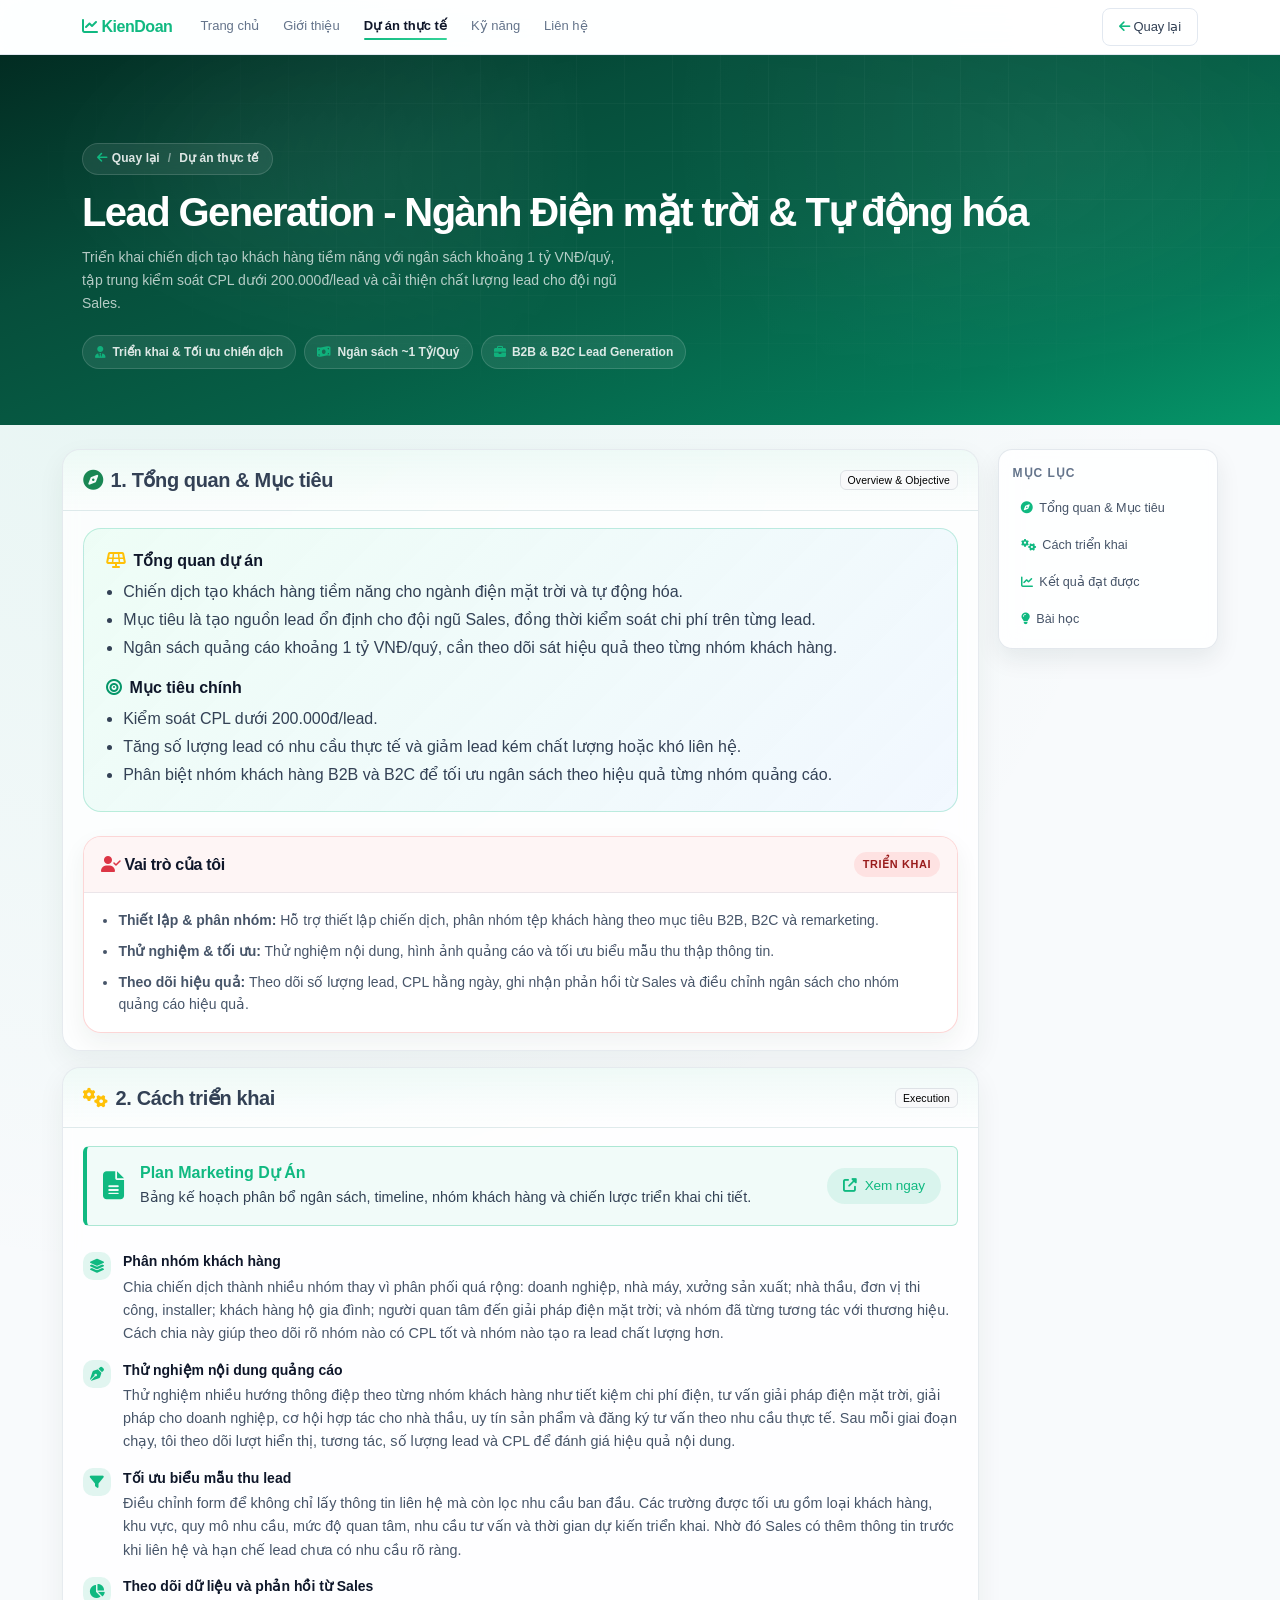
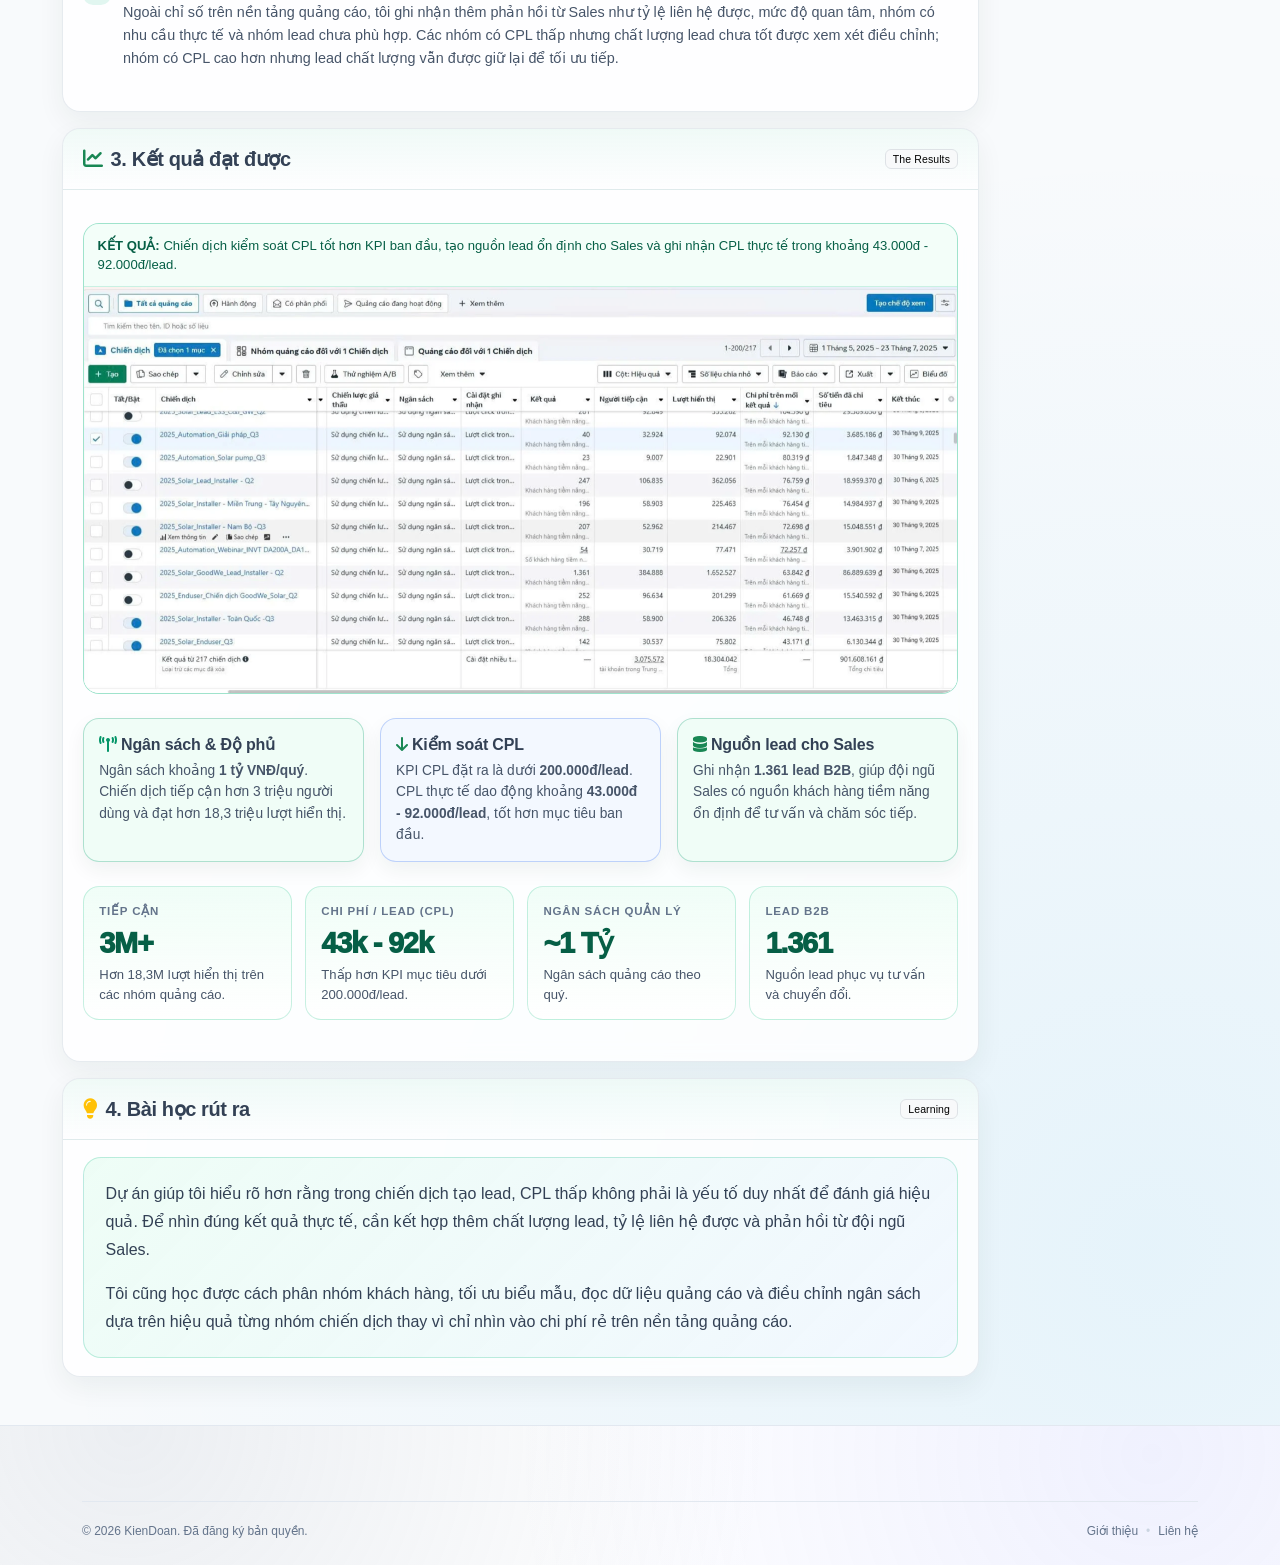
<file: case-study-solar.html>
<!DOCTYPE html>
<html lang="vi">

<head>
  <meta charset="UTF-8">
  <meta name="viewport" content="width=device-width,initial-scale=1.0">
  <title>Case Study Lead Generation Solar & Automation | Hồ Sơ KienDoan</title>
  <meta name="description"
    content="Case study triển khai chiến dịch tạo lead cho ngành điện mặt trời và tự động hóa, tập trung kiểm soát CPL, phân nhóm B2B/B2C và cải thiện chất lượng lead.">
  <link rel="preconnect" href="https://fonts.googleapis.com">
  <link rel="preconnect" href="https://fonts.gstatic.com" crossorigin>
  <link href="https://fonts.googleapis.com/css2?family=Inter:wght@300;400;500;600;700;800;900&amp;display=swap"
    rel="stylesheet">
  <link href="https://cdn.jsdelivr.net/npm/bootstrap@5.3.3/dist/css/bootstrap.min.css" rel="stylesheet">
  <link href="https://cdnjs.cloudflare.com/ajax/libs/font-awesome/6.5.1/css/all.min.css" rel="stylesheet">
  <link href="assets/css/styles.css" rel="stylesheet">
  <style>
    html {
      scroll-behavior: smooth;
    }

    body {
      background:
        radial-gradient(circle at 12% 8%, rgba(16, 185, 129, 0.08), transparent 33%),
        radial-gradient(circle at 90% 90%, rgba(14, 165, 233, 0.08), transparent 36%),
        #f8fafc;
    }

    .read-progress {
      position: fixed;
      top: 0;
      left: 0;
      height: 3px;
      width: 0;
      background: linear-gradient(90deg, #10b981, #14b8a6);
      z-index: 1200;
      box-shadow: 0 3px 10px rgba(16, 185, 129, 0.35);
      transition: width 120ms linear;
    }

    .case-floating-nav {
      position: sticky;
      top: 92px;
      align-self: start;
      padding: .85rem;
      border-radius: 14px;
      border: 1px solid rgba(148, 163, 184, 0.25);
      background: rgba(255, 255, 255, 0.86);
      backdrop-filter: blur(10px);
      -webkit-backdrop-filter: blur(10px);
      box-shadow: 0 10px 24px rgba(2, 44, 34, 0.08);
    }

    .case-layout {
      display: grid;
      grid-template-columns: minmax(0, 1fr) 220px;
      gap: 1.2rem;
      align-items: start;
    }

    .case-content {
      min-width: 0;
    }

    .case-nav-title {
      margin: 0 0 .55rem;
      font-size: .75rem;
      font-weight: 850;
      color: var(--gray-500);
      text-transform: uppercase;
      letter-spacing: .08em;
    }

    .case-nav-list {
      margin: 0;
      padding: 0;
      list-style: none;
      display: grid;
      gap: .28rem;
    }

    .case-nav-link {
      display: flex;
      align-items: center;
      gap: .42rem;
      font-size: .79rem;
      text-decoration: none;
      color: var(--gray-600);
      padding: .38rem .5rem;
      border-radius: 10px;
      transition: background 180ms ease, color 180ms ease, transform 180ms ease;
    }

    .case-nav-link i {
      font-size: .75rem;
      color: var(--primary-600);
    }

    .case-nav-link:hover {
      color: var(--gray-900);
      background: rgba(16, 185, 129, 0.08);
      transform: translateX(2px);
    }

    .case-nav-link.is-active {
      color: var(--primary-800);
      background: rgba(16, 185, 129, 0.12);
      font-weight: 700;
    }

    .visual-placeholder {
      border: 1px dashed rgba(148, 163, 184, 0.45);
      border-radius: 14px;
      background: linear-gradient(135deg, rgba(16, 185, 129, 0.08), rgba(255, 255, 255, 0.96));
      min-height: 118px;
      padding: .85rem;
      display: grid;
      place-items: center;
      text-align: center;
      color: var(--gray-600);
      font-size: .84rem;
      font-weight: 700;
    }

    .visual-placeholder small {
      display: block;
      margin-top: .35rem;
      color: var(--gray-500);
      font-weight: 600;
    }

    .mini-chart {
      border: 1px solid rgba(148, 163, 184, 0.25);
      border-radius: 14px;
      background: linear-gradient(180deg, rgba(248, 250, 252, 0.88), #fff);
      padding: .75rem;
    }

    .mini-chart-head {
      font-size: .72rem;
      font-weight: 800;
      color: var(--gray-500);
      letter-spacing: .06em;
      text-transform: uppercase;
      margin-bottom: .65rem;
    }

    .mini-bars {
      display: flex;
      align-items: flex-end;
      gap: .35rem;
      min-height: 74px;
    }

    .mini-bars span {
      flex: 1;
      border-radius: 999px 999px 6px 6px;
      background: linear-gradient(180deg, rgba(16, 185, 129, .82), rgba(16, 185, 129, .42));
      border: 1px solid rgba(16, 185, 129, .24);
    }

    .mini-bars span:nth-child(1) {
      height: 32px;
    }

    .mini-bars span:nth-child(2) {
      height: 56px;
    }

    .mini-bars span:nth-child(3) {
      height: 74px;
    }

    .mini-bars span:nth-child(4) {
      height: 46px;
    }

    .mini-bars span:nth-child(5) {
      height: 26px;
    }

    .mini-legend {
      display: flex;
      justify-content: space-between;
      gap: .45rem;
      margin-top: .6rem;
      font-size: .68rem;
      color: var(--gray-500);
      font-weight: 700;
    }

    .mini-heat {
      display: grid;
      grid-template-columns: repeat(5, 1fr);
      gap: .3rem;
    }

    .mini-heat span {
      aspect-ratio: 1/1;
      border-radius: 8px;
      border: 1px solid rgba(148, 163, 184, .2);
      background: #ecfeff;
    }

    .mini-heat span:nth-child(2),
    .mini-heat span:nth-child(7),
    .mini-heat span:nth-child(11) {
      background: #bbf7d0;
    }

    .mini-heat span:nth-child(3),
    .mini-heat span:nth-child(8),
    .mini-heat span:nth-child(13) {
      background: #86efac;
    }

    .mini-heat span:nth-child(4),
    .mini-heat span:nth-child(14) {
      background: #fecaca;
    }

    .mini-heat span:nth-child(5),
    .mini-heat span:nth-child(10),
    .mini-heat span:nth-child(15) {
      background: #fee2e2;
    }

    .decision-card {
      border: 1px solid rgba(148, 163, 184, 0.24);
      border-radius: 16px;
      padding: 1rem .95rem;
      background: rgba(255, 255, 255, 0.88);
      box-shadow: 0 8px 20px rgba(2, 44, 34, 0.06);
      height: 100%;
    }

    .decision-card h6 {
      margin: 0 0 .35rem;
      font-weight: 850;
      letter-spacing: -.01em;
    }

    .decision-card p {
      margin: 0;
      color: var(--gray-600);
      font-size: .86rem;
      line-height: 1.55;
    }

    .decision-card.scale {
      border-color: rgba(5, 150, 105, 0.28);
      background: rgba(236, 253, 245, 0.78);
    }

    .decision-card.optimize {
      border-color: rgba(37, 99, 235, 0.26);
      background: rgba(239, 246, 255, 0.76);
    }

    .decision-card.hold {
      border-color: rgba(245, 158, 11, 0.28);
      background: rgba(255, 251, 235, 0.82);
    }

    .decision-card.kill {
      border-color: rgba(239, 68, 68, 0.26);
      background: rgba(254, 242, 242, 0.8);
    }

    .ba-grid {
      display: grid;
      grid-template-columns: repeat(2, minmax(0, 1fr));
      gap: 1rem;
    }

    .ba-card {
      border: 1px solid rgba(148, 163, 184, 0.24);
      border-radius: 18px;
      background: rgba(255, 255, 255, 0.86);
      box-shadow: 0 10px 24px rgba(2, 44, 34, 0.06);
      overflow: hidden;
      height: 100%;
    }

    .ba-card.before {
      border-color: rgba(239, 68, 68, 0.22);
    }

    .ba-card.after {
      border-color: rgba(16, 185, 129, 0.28);
    }

    .ba-card-head {
      display: flex;
      align-items: center;
      justify-content: space-between;
      gap: .75rem;
      padding: .95rem 1.05rem;
      border-bottom: 1px solid rgba(148, 163, 184, 0.18);
    }

    .ba-card.before .ba-card-head {
      background: rgba(254, 242, 242, 0.78);
    }

    .ba-card.after .ba-card-head {
      background: rgba(236, 253, 245, 0.82);
    }

    .ba-title {
      margin: 0;
      font-weight: 900;
      color: var(--gray-900);
      letter-spacing: -.02em;
    }

    .ba-tag {
      flex: 0 0 auto;
      border-radius: 999px;
      padding: .25rem .55rem;
      font-size: .68rem;
      font-weight: 850;
      text-transform: uppercase;
      letter-spacing: .06em;
    }

    .before .ba-tag {
      color: #991b1b;
      background: rgba(254, 226, 226, 0.95);
    }

    .after .ba-tag {
      color: #047857;
      background: rgba(209, 250, 229, 0.95);
    }

    .ba-card-body {
      padding: 1rem 1.05rem;
      color: var(--gray-600);
    }

    .ba-list {
      margin: 0;
      padding-left: 1.1rem;
    }

    .ba-list li+li {
      margin-top: .52rem;
    }

    .ba-metric-grid {
      display: grid;
      grid-template-columns: repeat(4, minmax(0, 1fr));
      gap: .75rem;
      margin-top: 1rem;
    }

    .ba-metric {
      border: 1px solid rgba(148, 163, 184, 0.22);
      border-radius: 14px;
      background: linear-gradient(180deg, rgba(248, 250, 252, 0.9), #fff);
      padding: .85rem;
      min-height: 104px;
    }

    .ba-metric-label {
      margin: 0 0 .4rem;
      font-size: .7rem;
      color: var(--gray-500);
      font-weight: 850;
      text-transform: uppercase;
      letter-spacing: .07em;
    }

    .ba-metric-change {
      display: flex;
      align-items: baseline;
      justify-content: space-between;
      gap: .5rem;
      margin-bottom: .28rem;
    }

    .ba-metric-old {
      color: var(--gray-400);
      font-size: .86rem;
      font-weight: 800;
      text-decoration: line-through;
    }

    .ba-metric-new {
      color: var(--primary-800);
      font-size: 1.15rem;
      font-weight: 950;
      letter-spacing: -.03em;
    }

    .ba-metric-note {
      margin: 0;
      color: var(--gray-500);
      font-size: .78rem;
      line-height: 1.45;
    }

    .action-table {
      border: 1px solid rgba(148, 163, 184, 0.22);
      border-radius: 16px;
      overflow: hidden;
    }

    .action-row {
      display: grid;
      grid-template-columns: 1fr 1.2fr .8fr;
      gap: .75rem;
      padding: .8rem .95rem;
      align-items: start;
      background: rgba(255, 255, 255, 0.82);
    }

    .action-row+.action-row {
      border-top: 1px solid rgba(148, 163, 184, 0.16);
    }

    .action-row.head {
      background: rgba(16, 185, 129, 0.08);
      color: var(--gray-500);
      font-size: .72rem;
      font-weight: 900;
      text-transform: uppercase;
      letter-spacing: .07em;
    }

    .action-row strong {
      color: var(--gray-900);
      font-weight: 850;
    }

    .project-facts {
      display: grid;
      gap: .7rem;
    }

    .project-fact {
      display: grid;
      grid-template-columns: 104px 1fr;
      gap: .75rem;
      padding: .78rem .85rem;
      border: 1px solid rgba(148, 163, 184, 0.2);
      border-radius: 14px;
      background: rgba(248, 250, 252, 0.72);
    }

    .project-fact span {
      color: var(--gray-500);
      font-size: .72rem;
      font-weight: 900;
      text-transform: uppercase;
      letter-spacing: .07em;
    }

    .project-fact strong {
      color: var(--gray-900);
      font-size: .94rem;
      line-height: 1.45;
    }

    .ba-visual {
      margin-top: 1rem;
      border: 1px solid rgba(148, 163, 184, 0.22);
      border-radius: 16px;
      overflow: hidden;
      background: #fff;
    }

    .ba-visual img {
      display: block;
      width: 100%;
      height: auto;
      max-height: 520px;
      object-fit: contain;
      background: #fff;
    }

    .ba-visual figcaption {
      padding: .75rem .85rem;
      color: var(--gray-600);
      background: rgba(248, 250, 252, 0.8);
      border-top: 1px solid rgba(148, 163, 184, 0.18);
      font-size: .82rem;
      line-height: 1.45;
    }

    .strategy-summary {
      border: 1px solid rgba(16, 185, 129, 0.24);
      border-radius: 18px;
      padding: clamp(1rem, 2.5vw, 1.35rem);
      background:
        linear-gradient(135deg, rgba(236, 253, 245, 0.9), rgba(239, 246, 255, 0.82)),
        #fff;
    }

    .strategy-summary p {
      margin: 0;
      color: var(--gray-700);
      line-height: 1.75;
      font-size: 1rem;
    }

    .result-grid {
      display: grid;
      grid-template-columns: repeat(4, minmax(0, 1fr));
      gap: .85rem;
    }

    .result-stat {
      min-height: 132px;
      border: 1px solid rgba(16, 185, 129, 0.22);
      border-radius: 16px;
      padding: .95rem;
      background: linear-gradient(180deg, rgba(236, 253, 245, 0.78), #fff);
    }

    .result-stat .stat-label {
      margin: 0 0 .45rem;
      color: var(--gray-500);
      font-size: .72rem;
      font-weight: 900;
      letter-spacing: .07em;
      text-transform: uppercase;
    }

    .result-stat .stat-value {
      margin: 0;
      color: var(--primary-800);
      font-size: clamp(1.35rem, 3vw, 1.8rem);
      font-weight: 950;
      letter-spacing: -.04em;
      line-height: 1.05;
    }

    .result-stat .stat-note {
      margin: .45rem 0 0;
      color: var(--gray-600);
      font-size: .82rem;
      line-height: 1.45;
    }

    .cta-strip {
      border: 1px solid rgba(16, 185, 129, 0.24);
      border-radius: 20px;
      background: linear-gradient(120deg, rgba(2, 44, 34, 0.96), rgba(6, 95, 70, 0.94));
      color: #fff;
      padding: clamp(1.25rem, 2.5vw, 1.75rem);
      box-shadow: 0 18px 36px rgba(2, 44, 34, 0.2);
    }

    .cta-strip h4 {
      font-weight: 900;
      letter-spacing: -.02em;
      margin-bottom: .45rem;
    }

    .cta-strip p {
      margin: 0;
      color: rgba(255, 255, 255, 0.78);
    }

    .cta-actions {
      display: flex;
      flex-wrap: wrap;
      gap: .55rem;
      margin-top: 1rem;
    }

    .cta-actions .btn {
      border-radius: 999px;
      font-weight: 750;
      padding: .48rem .88rem;
    }

    .case-hero {
      background: linear-gradient(160deg, #022c22 0%, #064e3b 30%, #065f46 55%, #047857 80%, #059669 100%);
      padding: clamp(3.75rem, 7vw, 5.5rem) 0 clamp(2.75rem, 5vw, 3.5rem);
      color: #fff;
      position: relative;
      overflow: hidden;
    }

    .case-hero::before {
      content: '';
      position: absolute;
      inset: 0;
      background:
        radial-gradient(circle at 18% 30%, rgba(255, 255, 255, .10), transparent 35%),
        radial-gradient(circle at 85% 20%, rgba(255, 255, 255, .06), transparent 40%),
        linear-gradient(rgba(255, 255, 255, .03) 1px, transparent 1px),
        linear-gradient(90deg, rgba(255, 255, 255, .03) 1px, transparent 1px);
      background-size: auto, auto, 48px 48px, 48px 48px;
      pointer-events: none;
      opacity: .9;
      mask-image: radial-gradient(ellipse at 60% 30%, black 22%, transparent 70%);
      -webkit-mask-image: radial-gradient(ellipse at 60% 30%, black 22%, transparent 70%);
    }

    .case-hero * {
      position: relative;
    }

    .case-breadcrumb {
      display: inline-flex;
      align-items: center;
      gap: .5rem;
      padding: .35rem .85rem;
      border-radius: 999px;
      background: rgba(255, 255, 255, .08);
      border: 1px solid rgba(255, 255, 255, .14);
      color: rgba(255, 255, 255, .86);
      font-size: .75rem;
      font-weight: 650;
      letter-spacing: .01em;
      backdrop-filter: blur(10px);
      -webkit-backdrop-filter: blur(10px);
      margin-bottom: 1rem;
    }

    .case-title {
      font-weight: 900;
      letter-spacing: -.04em;
      line-height: 1.08;
      font-size: clamp(2rem, 5.2vw, 3rem);
      margin-bottom: .75rem;
    }

    .case-subtitle {
      color: rgba(255, 255, 255, .70);
      max-width: 70ch;
      margin: 0;
      line-height: 1.65;
    }

    .pill-row {
      display: flex;
      flex-wrap: wrap;
      gap: .5rem;
      margin-top: 1.25rem;
    }

    .pill {
      display: inline-flex;
      align-items: center;
      gap: .4rem;
      padding: .4rem .75rem;
      border-radius: 999px;
      background: rgba(255, 255, 255, .08);
      border: 1px solid rgba(255, 255, 255, .14);
      color: rgba(255, 255, 255, .85);
      font-size: .75rem;
      font-weight: 650;
    }

    .pill i {
      opacity: .9;
    }

    .kpi-card {
      border: 1px solid rgba(16, 185, 129, .20);
      border-radius: 16px;
      background: linear-gradient(135deg, rgba(16, 185, 129, .08), rgba(255, 255, 255, .85));
      padding: 1rem 1rem .9rem;
      height: 100%;
      box-shadow: 0 10px 22px rgba(2, 44, 34, 0.05);
      transition: transform 220ms ease, box-shadow 220ms ease, border-color 220ms ease;
    }

    .kpi-card:hover {
      transform: translateY(-4px);
      border-color: rgba(16, 185, 129, 0.35);
      box-shadow: 0 16px 34px rgba(2, 44, 34, 0.12);
    }

    .kpi-top {
      display: flex;
      align-items: center;
      justify-content: space-between;
      gap: .75rem;
    }

    .kpi-icon {
      width: 36px;
      height: 36px;
      border-radius: 12px;
      background: rgba(16, 185, 129, .12);
      color: var(--primary-700);
      display: flex;
      align-items: center;
      justify-content: center;
      flex: 0 0 auto;
    }

    .kpi-label {
      font-size: .72rem;
      color: var(--gray-500);
      font-weight: 750;
      text-transform: uppercase;
      letter-spacing: .08em;
    }

    .kpi-value {
      font-size: 1.35rem;
      font-weight: 900;
      color: var(--gray-900);
      letter-spacing: -.03em;
      line-height: 1.1;
      margin-top: .15rem;
    }

    .kpi-note {
      font-size: .78rem;
      color: var(--gray-500);
      margin-top: .35rem;
    }

    .section-title {
      font-weight: 900;
      letter-spacing: -.03em;
      color: var(--gray-900);
      margin-bottom: .5rem;
      line-height: 1.15;
    }

    .section-lead {
      color: var(--gray-500);
      margin: 0;
      max-width: 75ch;
    }

    .flow-intro {
      border: 1px solid rgba(148, 163, 184, 0.24);
      border-radius: 18px;
      background:
        linear-gradient(135deg, rgba(16, 185, 129, 0.10), rgba(14, 165, 233, 0.08)),
        rgba(255, 255, 255, 0.88);
      backdrop-filter: blur(8px);
      -webkit-backdrop-filter: blur(8px);
      box-shadow: 0 14px 32px rgba(2, 44, 34, 0.08);
      padding: clamp(1rem, 2.6vw, 1.45rem);
      position: relative;
      overflow: hidden;
    }

    .flow-intro::before {
      content: "";
      position: absolute;
      left: 0;
      right: 0;
      top: 0;
      height: 3px;
      background: linear-gradient(90deg, var(--primary-500), #14b8a6);
    }

    .flow-intro .section-title {
      font-size: clamp(1.45rem, 3.5vw, 2.2rem);
      margin-bottom: .65rem;
    }

    .flow-intro .section-lead {
      font-size: clamp(.98rem, 2vw, 1.15rem);
      color: var(--gray-600);
      line-height: 1.65;
    }

    .case-panel {
      border: 1px solid rgba(148, 163, 184, 0.22);
      border-radius: 18px;
      background: rgba(255, 255, 255, 0.8);
      backdrop-filter: blur(8px);
      -webkit-backdrop-filter: blur(8px);
      box-shadow: 0 10px 28px rgba(2, 44, 34, 0.06);
      overflow: hidden;
      transition: transform 240ms ease, box-shadow 240ms ease, border-color 240ms ease;
    }

    .case-panel:hover {
      transform: translateY(-4px);
      box-shadow: 0 20px 40px rgba(2, 44, 34, 0.11);
      border-color: rgba(16, 185, 129, 0.32);
    }

    .case-panel-head {
      padding: 1.1rem 1.25rem;
      border-bottom: 1px solid rgba(148, 163, 184, 0.18);
      background: linear-gradient(180deg, rgba(16, 185, 129, .06), rgba(255, 255, 255, 0));
      display: flex;
      align-items: center;
      justify-content: space-between;
      gap: 1rem;
    }

    .case-panel-title {
      margin: 0;
      font-weight: 900;
      letter-spacing: -.02em;
    }

    .case-panel-body {
      padding: 1.1rem 1.25rem;
    }

    .timeline {
      list-style: none;
      padding: 0;
      margin: 0;
      display: grid;
      gap: .85rem;
    }

    .tl-item {
      display: grid;
      grid-template-columns: auto 1fr;
      gap: .75rem;
      align-items: start;
    }

    .tl-dot {
      width: 28px;
      height: 28px;
      border-radius: 10px;
      background: rgba(16, 185, 129, .12);
      color: var(--primary-700);
      display: flex;
      align-items: center;
      justify-content: center;
      margin-top: .1rem;
      flex: 0 0 auto;
    }

    .tl-title {
      font-weight: 850;
      margin: 0;
      color: var(--gray-900);
    }

    .tl-desc {
      margin: .2rem 0 0;
      color: var(--gray-600);
      font-size: .9rem;
      line-height: 1.6;
    }

    .evidence-box {
      border: 1px dashed rgba(148, 163, 184, 0.4);
      border-radius: 16px;
      background: linear-gradient(135deg, var(--surface-1), #fff);
      min-height: 150px;
      padding: 1rem;
      color: var(--gray-600);
      display: grid;
      place-items: center;
      text-align: center;
      font-weight: 700;
    }

    .evidence-box small {
      display: block;
      font-weight: 650;
      color: var(--gray-500);
      margin-top: .35rem;
    }

    .case-figure {
      border: 1px solid rgba(148, 163, 184, 0.25);
      border-radius: 16px;
      overflow: hidden;
      background: #fff;
      box-shadow: 0 10px 24px rgba(2, 44, 34, 0.08);
    }

    .case-figure img {
      width: 100%;
      height: auto;
      display: block;
      object-fit: contain;
      background: #fff;
      transition: transform 220ms ease;
    }

    .case-figure-link {
      display: block;
      text-decoration: none;
      cursor: zoom-in;
    }

    .case-figure-link:hover img {
      transform: scale(1.02);
    }

    .image-lightbox {
      position: fixed;
      inset: 0;
      background: rgba(2, 6, 23, 0.82);
      backdrop-filter: blur(4px);
      -webkit-backdrop-filter: blur(4px);
      display: none;
      align-items: center;
      justify-content: center;
      padding: 1.2rem;
      z-index: 1100;
    }

    .image-lightbox.is-open {
      display: flex;
    }

    .image-lightbox-content {
      max-width: min(1100px, 95vw);
      max-height: 88vh;
      width: auto;
      height: auto;
      border-radius: 14px;
      border: 1px solid rgba(255, 255, 255, 0.24);
      box-shadow: 0 20px 50px rgba(0, 0, 0, 0.35);
      background: #fff;
      display: block;
    }

    .lightbox-close {
      position: absolute;
      top: 14px;
      right: 14px;
      width: 40px;
      height: 40px;
      border-radius: 999px;
      border: 1px solid rgba(255, 255, 255, 0.28);
      background: rgba(15, 23, 42, 0.62);
      color: #fff;
      display: flex;
      align-items: center;
      justify-content: center;
      cursor: pointer;
      transition: background 180ms ease;
    }

    .lightbox-close:hover {
      background: rgba(15, 23, 42, 0.9);
    }

    .case-figcaption {
      padding: .75rem .9rem;
      font-size: .82rem;
      color: var(--gray-600);
      border-top: 1px solid rgba(148, 163, 184, 0.2);
      background: linear-gradient(180deg, rgba(248, 250, 252, 0.65), #fff);
    }

    .case-section {
      scroll-margin-top: 90px;
    }

    .reveal-item {
      opacity: 0;
      transform: translateY(18px);
      transition: opacity 520ms ease, transform 520ms ease;
    }

    .reveal-item.is-visible {
      opacity: 1;
      transform: translateY(0);
    }

    @media (max-width: 991.98px) {
      .case-hero {
        padding: clamp(2.8rem, 8vw, 3.8rem) 0 clamp(2rem, 6vw, 2.6rem);
      }

      .case-title {
        font-size: clamp(1.65rem, 6.4vw, 2.2rem);
      }

      .case-subtitle {
        font-size: .92rem;
        line-height: 1.58;
      }

      .kpi-card {
        padding: .85rem .85rem .78rem;
      }

      .kpi-value {
        font-size: 1.2rem;
      }

      .case-panel-head,
      .case-panel-body {
        padding: .92rem 1rem;
      }

      .ba-grid,
      .ba-metric-grid,
      .result-grid {
        grid-template-columns: 1fr;
      }

      .project-fact {
        grid-template-columns: 1fr;
        gap: .25rem;
      }

      .action-row {
        grid-template-columns: 1fr;
        gap: .35rem;
      }

      .action-row.head {
        display: none;
      }

      .cta-strip {
        padding: 1.1rem 1rem;
      }

      .cta-actions .btn {
        width: 100%;
        justify-content: center;
      }
    }

    @media (max-width: 575.98px) {
      .read-progress {
        height: 2px;
      }

      .pill-row {
        gap: .38rem;
      }

      .pill {
        font-size: .68rem;
        padding: .33rem .58rem;
      }

      .kpi-note {
        font-size: .72rem;
      }

      .case-panel-title {
        font-size: 1rem;
      }

      .mini-chart-head {
        font-size: .66rem;
      }
    }

    @media (max-width: 1200px) {
      .case-layout {
        grid-template-columns: 1fr;
      }

      .case-floating-nav {
        display: none;
      }
    }
  </style>
</head>

<body>
  <div class="read-progress" id="readProgress"></div>
  <nav class="navbar navbar-expand-lg navbar-custom sticky-top">
    <div class="container">
      <a class="navbar-brand" href="index.html"><i class="fas fa-chart-line me-1"
          style="color:var(--primary-500)"></i><span style="color:var(--primary-500)">KienDoan</span></a>
      <button class="navbar-toggler border-0" type="button" data-bs-toggle="collapse" data-bs-target="#navbarMain">
        <span class="navbar-toggler-icon"></span>
      </button>
      <div class="collapse navbar-collapse" id="navbarMain">
        <ul class="navbar-nav me-auto mb-2 mb-lg-0">
          <li class="nav-item"><a class="nav-link" href="index.html#home">Trang chủ</a></li>
          <li class="nav-item"><a class="nav-link" href="index.html#about">Giới thiệu</a></li>
          <li class="nav-item"><a class="nav-link active" href="case-study.html">Dự án thực tế</a></li>
          <li class="nav-item"><a class="nav-link" href="index.html#skills">Kỹ năng</a></li>
          <li class="nav-item"><a class="nav-link" href="index.html#contact">Liên hệ</a></li>
        </ul>
        <a href="index.html#case-study" class="btn btn-light btn-sm"><i class="fas fa-arrow-left me-1"></i>Quay lại</a>
      </div>
    </div>
  </nav>

  <header class="case-hero">
    <div class="container">
      <div class="case-breadcrumb">
        <a href="index.html#case-study" style="color:inherit;text-decoration:none"><i
            class="fas fa-arrow-left me-1"></i>Quay lại</a>
        <span style="opacity:.55">/</span>
        <span>Dự án thực tế</span>
      </div>
      <h1 class="case-title" style="font-size: clamp(1.8rem, 4vw, 2.5rem);">Lead Generation - Ngành Điện mặt trời & Tự động hóa</h1>
      <p class="case-subtitle">Triển khai chiến dịch tạo khách hàng tiềm năng với ngân sách khoảng 1 tỷ VNĐ/quý, tập trung kiểm soát CPL dưới 200.000đ/lead và cải thiện chất lượng lead cho đội ngũ Sales.</p>

      <div class="pill-row">
        <span class="pill"><i class="fas fa-user-tie"></i>Triển khai & Tối ưu chiến dịch</span>
        <span class="pill"><i class="fas fa-money-bill-wave"></i>Ngân sách ~1 Tỷ/Quý</span>
        <span class="pill"><i class="fas fa-briefcase"></i>B2B & B2C Lead Generation</span>
      </div>
    </div>
  </header>

  <main class="container pb-5" style="max-width:1180px;">
    <div class="case-layout">
      <div class="case-content">
        <!-- SECTION: OVERVIEW & PROBLEM -->
        <div class="case-panel mt-4 case-section reveal-item" id="overview">
          <div class="case-panel-head">
            <h5 class="case-panel-title"><i class="fas fa-compass me-2 text-success"></i>1. Tổng quan & Mục tiêu</h5>
            <span class="badge text-bg-light border">Overview & Objective</span>
          </div>
          <div class="case-panel-body">

            <div class="strategy-summary mb-4">
              <h6 style="font-weight: 800; color: #0f172a; margin-bottom: 0.5rem;"><i
                  class="fas fa-solar-panel me-2 text-warning"></i>Tổng quan dự án</h6>
              <ul class="mb-3" style="padding-left: 1.1rem; color: var(--gray-700); font-size: 1rem; line-height: 1.75;">
                <li>Chiến dịch tạo khách hàng tiềm năng cho ngành điện mặt trời và tự động hóa.</li>
                <li>Mục tiêu là tạo nguồn lead ổn định cho đội ngũ Sales, đồng thời kiểm soát chi phí trên từng lead.</li>
                <li>Ngân sách quảng cáo khoảng 1 tỷ VNĐ/quý, cần theo dõi sát hiệu quả theo từng nhóm khách hàng.</li>
              </ul>

              <h6 style="font-weight: 800; color: #0f172a; margin-bottom: 0.5rem;"><i
                  class="fas fa-bullseye me-2 text-primary"></i>Mục tiêu chính</h6>
              <ul style="padding-left: 1.1rem; margin-bottom: 0; color: var(--gray-700); font-size: 1rem; line-height: 1.75;">
                <li>Kiểm soát CPL dưới 200.000đ/lead.</li>
                <li>Tăng số lượng lead có nhu cầu thực tế và giảm lead kém chất lượng hoặc khó liên hệ.</li>
                <li>Phân biệt nhóm khách hàng B2B và B2C để tối ưu ngân sách theo hiệu quả từng nhóm quảng cáo.</li>
              </ul>
            </div>

            <div class="ba-card before">
              <div class="ba-card-head">
                <h6 class="ba-title"><i class="fas fa-user-check me-1 text-danger"></i>Vai trò của tôi</h6>
                <span class="ba-tag">Triển khai</span>
              </div>
              <div class="ba-card-body">
                <ul class="ba-list">
                  <li><strong>Thiết lập & phân nhóm:</strong> Hỗ trợ thiết lập chiến dịch, phân nhóm tệp khách hàng theo mục tiêu B2B, B2C và remarketing.</li>
                  <li><strong>Thử nghiệm & tối ưu:</strong> Thử nghiệm nội dung, hình ảnh quảng cáo và tối ưu biểu mẫu thu thập thông tin.</li>
                  <li><strong>Theo dõi hiệu quả:</strong> Theo dõi số lượng lead, CPL hằng ngày, ghi nhận phản hồi từ Sales và điều chỉnh ngân sách cho nhóm quảng cáo hiệu quả.</li>
                </ul>
              </div>
            </div>
          </div>
        </div>

        <!-- SECTION: EXECUTION -->
        <div class="case-panel mt-3 case-section reveal-item" id="execution">
          <div class="case-panel-head">
            <h5 class="case-panel-title"><i class="fas fa-gears me-2 text-warning"></i>2. Cách triển khai</h5>
            <span class="badge text-bg-light border">Execution</span>
          </div>
          <div class="case-panel-body">

            <div class="alert d-flex align-items-center mb-4" style="background: rgba(16, 185, 129, 0.05); border: 1px solid rgba(16, 185, 129, 0.3); border-left: 4px solid #10b981;">
              <i class="fas fa-file-alt fa-2x me-3" style="color: #10b981;"></i>
              <div>
                <h6 class="mb-1" style="color: #10b981; font-weight: 600;">Plan Marketing Dự Án</h6>
                <p class="mb-0" style="font-size: 0.9rem; color: #334155;">Bảng kế hoạch phân bổ ngân sách, timeline, nhóm khách hàng và chiến lược triển khai chi tiết.</p>
              </div>
              <a href="https://docs.google.com/spreadsheets/d/1AwnBgCEJz8GCmuwPOQPWkMI35RdVsP95dLBm7LAyEVc/edit?usp=sharing" target="_blank" class="btn btn-outline-light border-0 ms-auto rounded-pill" style="white-space: nowrap; font-size: 0.85rem; background: rgba(16, 185, 129, 0.1); color: #10b981;"><i class="fas fa-external-link-alt me-2"></i>Xem ngay</a>
            </div>
            <ul class="timeline mb-4">
              <li class="tl-item">
                <div class="tl-dot"><i class="fas fa-layer-group"></i></div>
                <div>
                  <p class="tl-title">Phân nhóm khách hàng</p>
                  <p class="tl-desc">Chia chiến dịch thành nhiều nhóm thay vì phân phối quá rộng: doanh nghiệp, nhà máy, xưởng sản xuất; nhà thầu, đơn vị thi công, installer; khách hàng hộ gia đình; người quan tâm đến giải pháp điện mặt trời; và nhóm đã từng tương tác với thương hiệu. Cách chia này giúp theo dõi rõ nhóm nào có CPL tốt và nhóm nào tạo ra lead chất lượng hơn.</p>
                </div>
              </li>
              <li class="tl-item">
                <div class="tl-dot"><i class="fas fa-pen-nib"></i></div>
                <div>
                  <p class="tl-title">Thử nghiệm nội dung quảng cáo</p>
                  <p class="tl-desc">Thử nghiệm nhiều hướng thông điệp theo từng nhóm khách hàng như tiết kiệm chi phí điện, tư vấn giải pháp điện mặt trời, giải pháp cho doanh nghiệp, cơ hội hợp tác cho nhà thầu, uy tín sản phẩm và đăng ký tư vấn theo nhu cầu thực tế. Sau mỗi giai đoạn chạy, tôi theo dõi lượt hiển thị, tương tác, số lượng lead và CPL để đánh giá hiệu quả nội dung.</p>
                </div>
              </li>
              <li class="tl-item">
                <div class="tl-dot"><i class="fas fa-filter"></i></div>
                <div>
                  <p class="tl-title">Tối ưu biểu mẫu thu lead</p>
                  <p class="tl-desc">Điều chỉnh form để không chỉ lấy thông tin liên hệ mà còn lọc nhu cầu ban đầu. Các trường được tối ưu gồm loại khách hàng, khu vực, quy mô nhu cầu, mức độ quan tâm, nhu cầu tư vấn và thời gian dự kiến triển khai. Nhờ đó Sales có thêm thông tin trước khi liên hệ và hạn chế lead chưa có nhu cầu rõ ràng.</p>
                </div>
              </li>
              <li class="tl-item">
                <div class="tl-dot"><i class="fas fa-chart-pie"></i></div>
                <div>
                  <p class="tl-title">Theo dõi dữ liệu và phản hồi từ Sales</p>
                  <p class="tl-desc">Ngoài chỉ số trên nền tảng quảng cáo, tôi ghi nhận thêm phản hồi từ Sales như tỷ lệ liên hệ được, mức độ quan tâm, nhóm có nhu cầu thực tế và nhóm lead chưa phù hợp. Các nhóm có CPL thấp nhưng chất lượng lead chưa tốt được xem xét điều chỉnh; nhóm có CPL cao hơn nhưng lead chất lượng vẫn được giữ lại để tối ưu tiếp.</p>
                </div>
              </li>
            </ul>


          </div>
        </div>

        <!-- SECTION: RESULTS -->
        <div class="case-panel mt-3 case-section reveal-item" id="result">
          <div class="case-panel-head">
            <h5 class="case-panel-title"><i class="fas fa-chart-line me-2 text-success"></i>3. Kết quả đạt được</h5>
            <span class="badge text-bg-light border">The Results</span>
          </div>
          <div class="case-panel-body">

            <div class="ba-visual mt-3 mb-4" style="border-color: rgba(16, 185, 129, 0.4);">
              <figcaption class="case-figcaption"
                style="background: rgba(236, 253, 245, 0.6); border-top: none; border-bottom: 1px solid rgba(16, 185, 129, 0.18); color: #065f46;">
                <strong>KẾT QUẢ:</strong> Chiến dịch kiểm soát CPL tốt hơn KPI ban đầu, tạo nguồn lead ổn định cho Sales và ghi nhận CPL thực tế trong khoảng 43.000đ - 92.000đ/lead.
              </figcaption>
              <a class="case-figure-link" href="assets/img/solar.png" data-lightbox-image="assets/img/solar.png"
                aria-label="Xem ảnh kết quả Solar">
                <img src="assets/img/solar.png" alt="Ảnh chụp dữ liệu Ads Solar B2B">
              </a>
            </div>

            <div class="row g-3 mb-4">
              <div class="col-md-4">
                <div class="decision-card scale">
                  <h6><i class="fas fa-broadcast-tower me-1 text-primary"></i>Ngân sách & Độ phủ</h6>
                  <p>Ngân sách khoảng <strong>1 tỷ VNĐ/quý</strong>. Chiến dịch tiếp cận hơn 3 triệu người dùng và đạt hơn 18,3 triệu lượt hiển thị.</p>
                </div>
              </div>
              <div class="col-md-4">
                <div class="decision-card optimize">
                  <h6><i class="fas fa-arrow-down me-1 text-success"></i>Kiểm soát CPL</h6>
                  <p>KPI CPL đặt ra là dưới <strong>200.000đ/lead</strong>. CPL thực tế dao động khoảng <strong>43.000đ - 92.000đ/lead</strong>, tốt hơn mục tiêu ban đầu.</p>
                </div>
              </div>
              <div class="col-md-4">
                <div class="decision-card hold"
                  style="border-color: rgba(5, 150, 105, 0.28); background: rgba(236, 253, 245, 0.78);">
                  <h6><i class="fas fa-database me-1 text-success"></i>Nguồn lead cho Sales</h6>
                  <p>Ghi nhận <strong>1.361 lead B2B</strong>, giúp đội ngũ Sales có nguồn khách hàng tiềm năng ổn định để tư vấn và chăm sóc tiếp.</p>
                </div>
              </div>
            </div>

            <div class="result-grid mb-4">
              <div class="result-stat">
                <p class="stat-label">Tiếp cận</p>
                <p class="stat-value">3M+</p>
                <p class="stat-note">Hơn 18,3M lượt hiển thị trên các nhóm quảng cáo.</p>
              </div>
              <div class="result-stat">
                <p class="stat-label">Chi phí / Lead (CPL)</p>
                <p class="stat-value">43k - 92k</p>
                <p class="stat-note">Thấp hơn KPI mục tiêu dưới 200.000đ/lead.</p>
              </div>
              <div class="result-stat">
                <p class="stat-label">Ngân sách quản lý</p>
                <p class="stat-value">~1 Tỷ</p>
                <p class="stat-note">Ngân sách quảng cáo theo quý.</p>
              </div>
              <div class="result-stat">
                <p class="stat-label">Lead B2B</p>
                <p class="stat-value">1.361</p>
                <p class="stat-note">Nguồn lead phục vụ tư vấn và chuyển đổi.</p>
              </div>
            </div>

          </div>
        </div>

        <!-- SECTION: LEARNINGS -->
        <div class="case-panel mt-3 case-section reveal-item" id="learning">
          <div class="case-panel-head">
            <h5 class="case-panel-title"><i class="fas fa-lightbulb me-2 text-warning"></i>4. Bài học rút ra</h5>
            <span class="badge text-bg-light border">Learning</span>
          </div>
          <div class="case-panel-body">
            <div class="strategy-summary">
              <p>Dự án giúp tôi hiểu rõ hơn rằng trong chiến dịch tạo lead, CPL thấp không phải là yếu tố duy nhất để đánh giá hiệu quả. Để nhìn đúng kết quả thực tế, cần kết hợp thêm chất lượng lead, tỷ lệ liên hệ được và phản hồi từ đội ngũ Sales.</p>
              <p class="mt-3">Tôi cũng học được cách phân nhóm khách hàng, tối ưu biểu mẫu, đọc dữ liệu quảng cáo và điều chỉnh ngân sách dựa trên hiệu quả từng nhóm chiến dịch thay vì chỉ nhìn vào chi phí rẻ trên nền tảng quảng cáo.</p>
            </div>
          </div>
        </div>

      </div>

      <aside class="case-floating-nav mt-4" aria-label="Mục lục dự án">
        <p class="case-nav-title">Mục lục</p>
        <ul class="case-nav-list">
          <li><a class="case-nav-link" href="#overview"><i class="fas fa-compass"></i>Tổng quan & Mục tiêu</a></li>
          <li><a class="case-nav-link" href="#execution"><i class="fas fa-gears"></i>Cách triển khai</a></li>
          <li><a class="case-nav-link" href="#result"><i class="fas fa-chart-line"></i>Kết quả đạt được</a></li>
          <li><a class="case-nav-link" href="#learning"><i class="fas fa-lightbulb"></i>Bài học</a></li>
        </ul>
      </aside>
    </div>
  </main>

  <div class="image-lightbox" id="imageLightbox" aria-hidden="true">
    <button class="lightbox-close" id="lightboxClose" aria-label="Đóng ảnh"><i class="fas fa-xmark"></i></button>
    <img class="image-lightbox-content" id="lightboxImage" alt="Ảnh minh hoạ phóng to">
  </div>

  <footer class="footer mt-0">
    <div class="container">
      <div class="footer-bottom">
        <div>© 2026 KienDoan. Đã đăng ký bản quyền.</div>
        <div><a href="index.html#about">Giới thiệu</a><span class="footer-dot">•</span><a href="index.html#contact">Liên
            hệ</a></div>
      </div>
    </div>
  </footer>

  <script src="https://cdn.jsdelivr.net/npm/bootstrap@5.3.3/dist/js/bootstrap.bundle.min.js"></script>
  <script>
    const lightbox = document.getElementById('imageLightbox');
    const lightboxImage = document.getElementById('lightboxImage');
    const lightboxClose = document.getElementById('lightboxClose');
    const lightboxTriggers = document.querySelectorAll('[data-lightbox-image]');

    const closeLightbox = () => {
      lightbox.classList.remove('is-open');
      lightbox.setAttribute('aria-hidden', 'true');
      lightboxImage.removeAttribute('src');
      document.body.style.overflow = '';
    };

    lightboxTriggers.forEach((trigger) => {
      trigger.addEventListener('click', (event) => {
        event.preventDefault();
        const imageSrc = trigger.getAttribute('data-lightbox-image');
        if (!imageSrc) return;
        lightboxImage.setAttribute('src', imageSrc);
        lightbox.classList.add('is-open');
        lightbox.setAttribute('aria-hidden', 'false');
        document.body.style.overflow = 'hidden';
      });
    });

    lightboxClose?.addEventListener('click', closeLightbox);
    lightbox?.addEventListener('click', (event) => {
      if (event.target === lightbox) closeLightbox();
    });
    document.addEventListener('keydown', (event) => {
      if (event.key === 'Escape' && lightbox?.classList.contains('is-open')) closeLightbox();
    });

    const progressBar = document.getElementById('readProgress');
    const updateProgress = () => {
      const scrollTop = window.scrollY;
      const docHeight = document.documentElement.scrollHeight - window.innerHeight;
      const progress = docHeight > 0 ? (scrollTop / docHeight) * 100 : 0;
      if (progressBar) progressBar.style.width = `${Math.min(100, Math.max(0, progress))}%`;
    };
    window.addEventListener('scroll', updateProgress, { passive: true });
    updateProgress();

    const revealItems = document.querySelectorAll('.reveal-item');
    const revealObserver = new IntersectionObserver((entries, observer) => {
      entries.forEach((entry) => {
        if (entry.isIntersecting) {
          entry.target.classList.add('is-visible');
          observer.unobserve(entry.target);
        }
      });
    }, { threshold: 0.18 });
    revealItems.forEach((item) => revealObserver.observe(item));

    const navLinks = Array.from(document.querySelectorAll('.case-nav-link'));
    const sections = Array.from(document.querySelectorAll('.case-section[id]'));
    const updateActiveSection = () => {
      let currentId = '';
      const triggerPoint = window.scrollY + 150;
      sections.forEach((section) => {
        if (section.offsetTop <= triggerPoint) currentId = section.id;
      });
      navLinks.forEach((link) => {
        const target = link.getAttribute('href')?.replace('#', '');
        link.classList.toggle('is-active', !!target && target === currentId);
      });
    };
    window.addEventListener('scroll', updateActiveSection, { passive: true });
    updateActiveSection();
  </script>
</body>

</html>
</file>
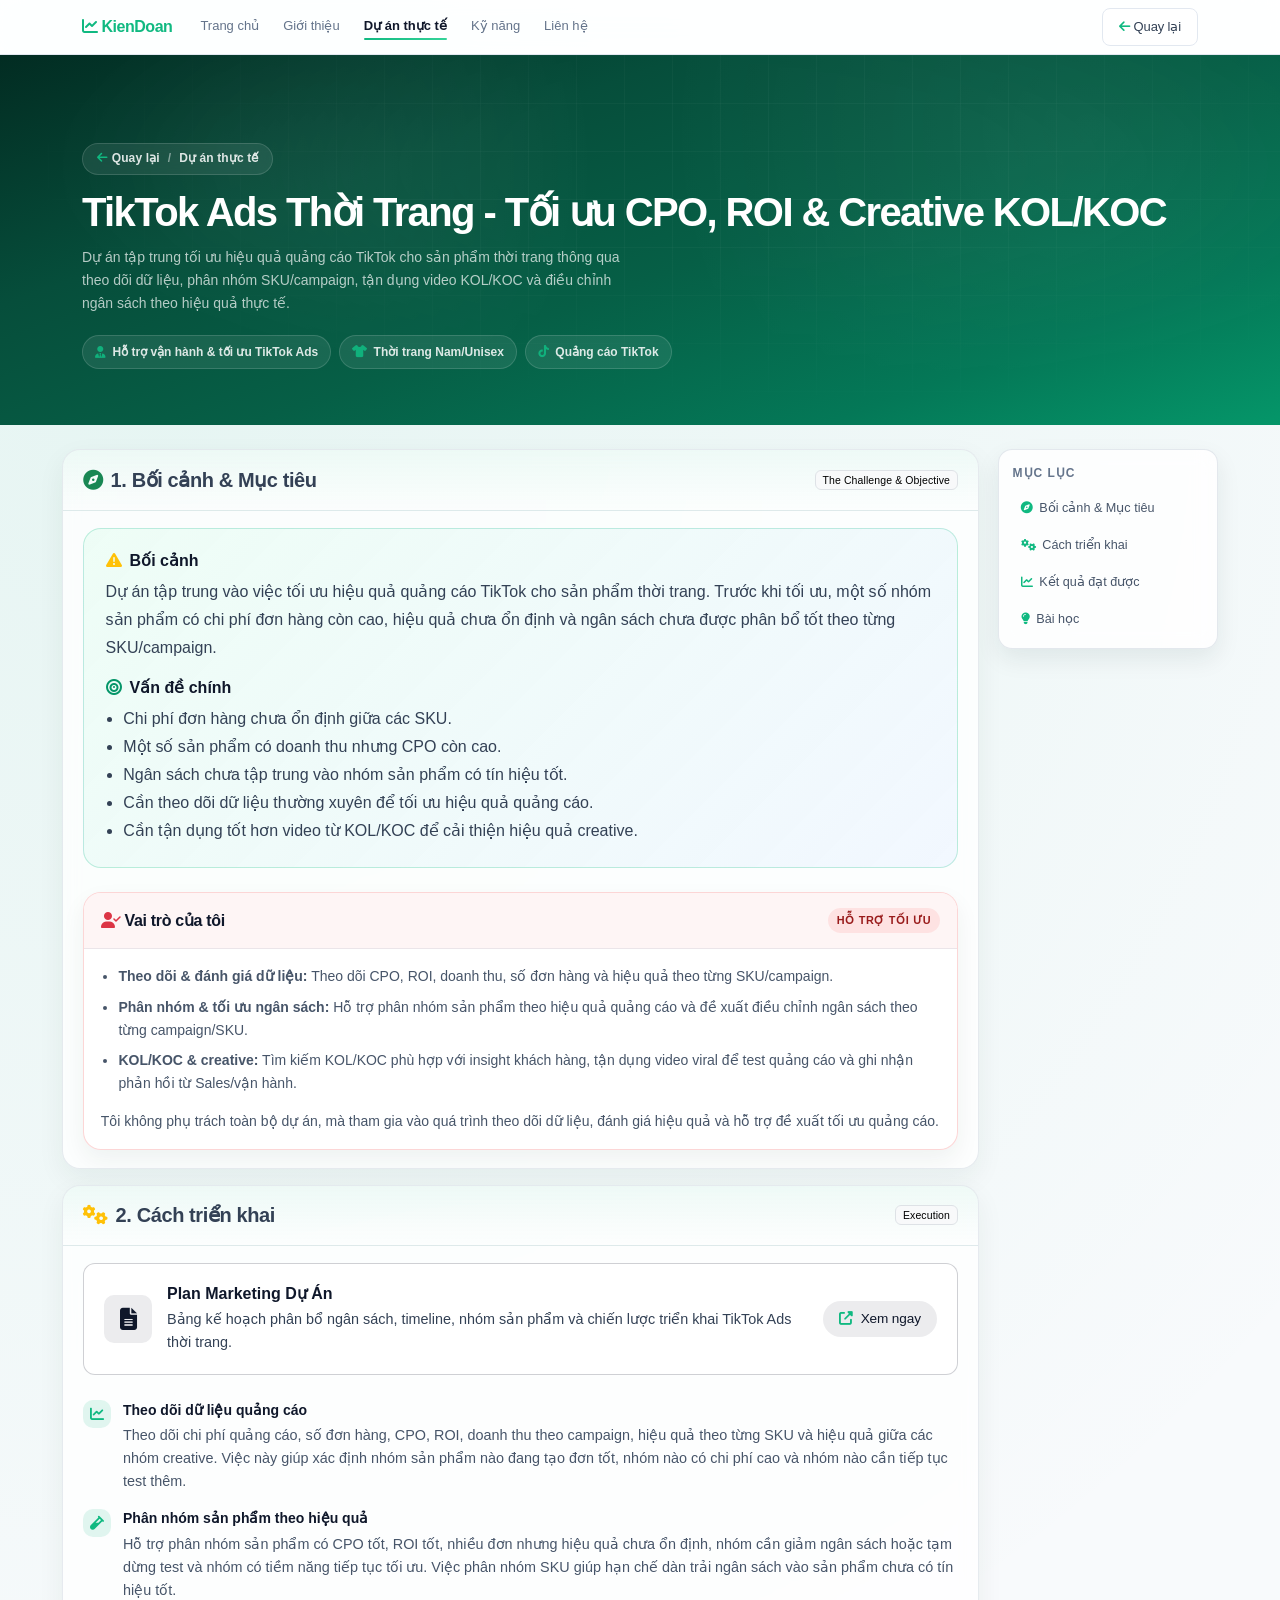
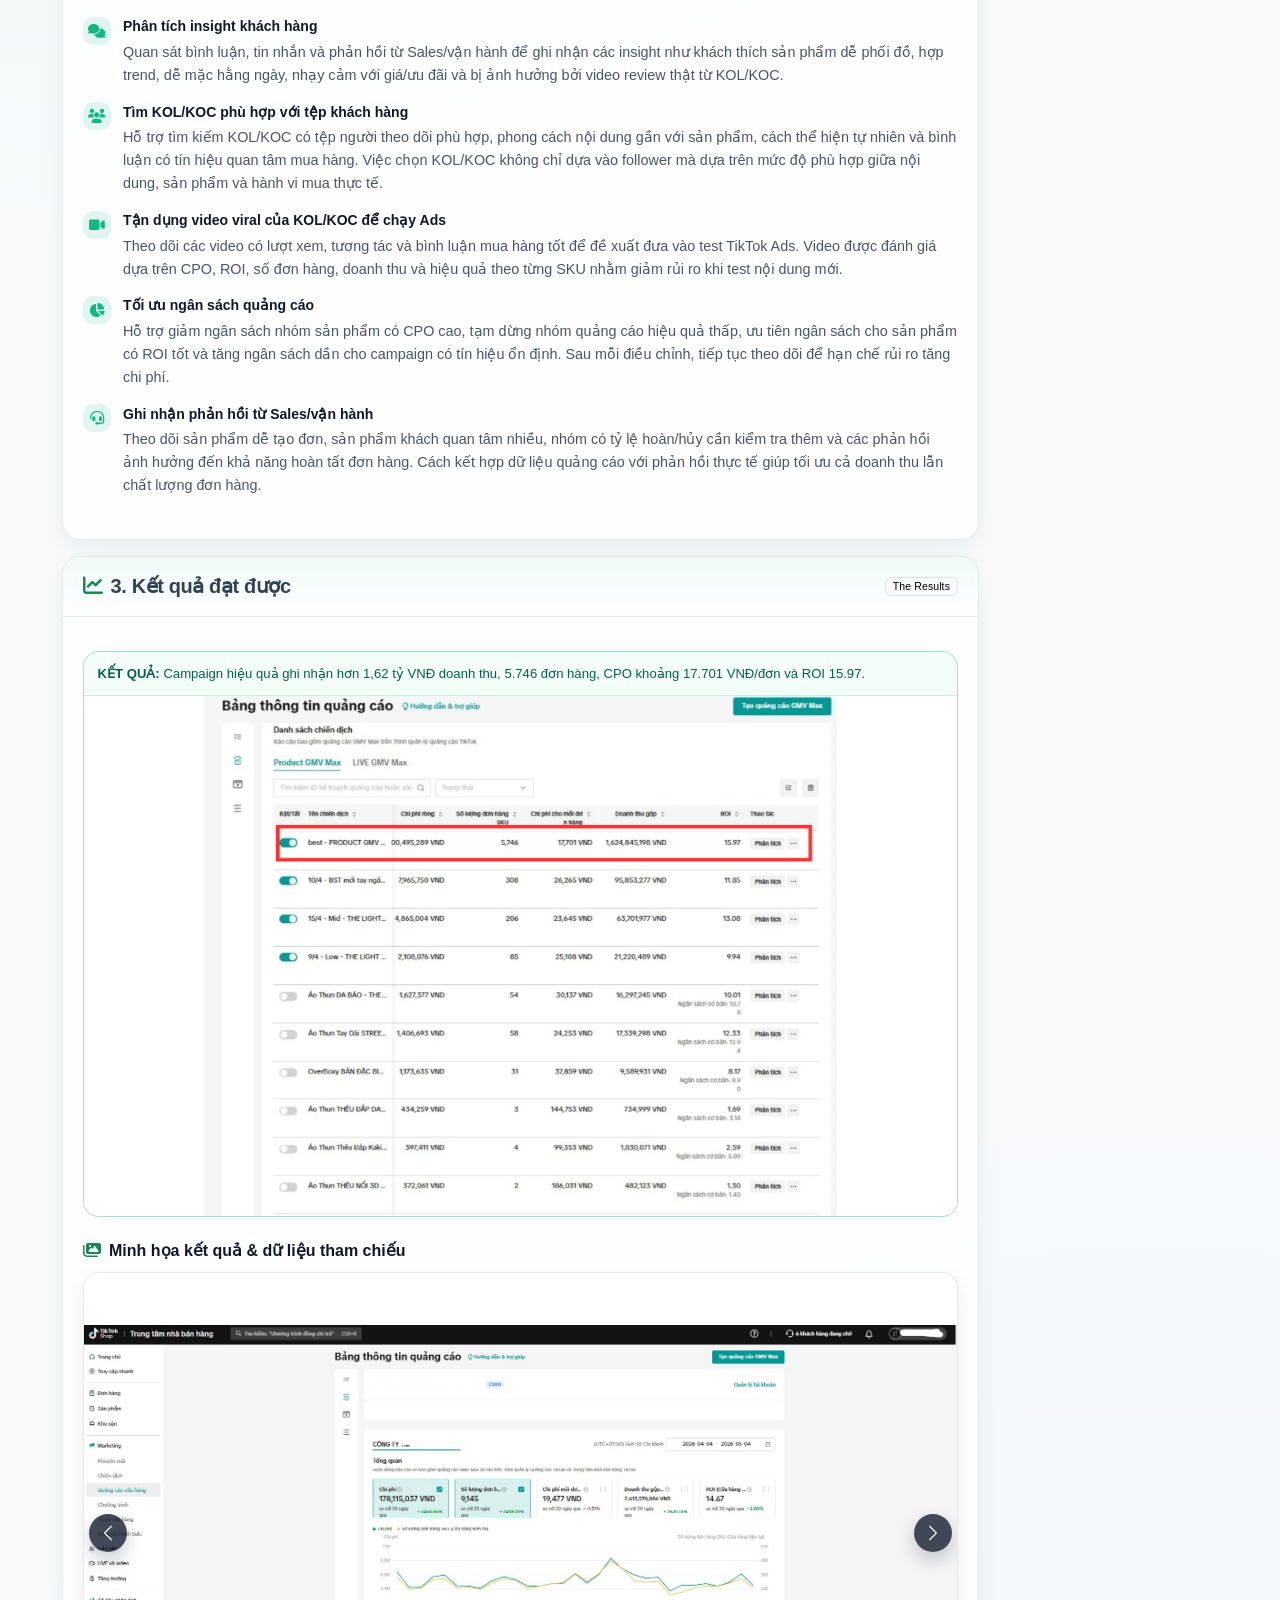
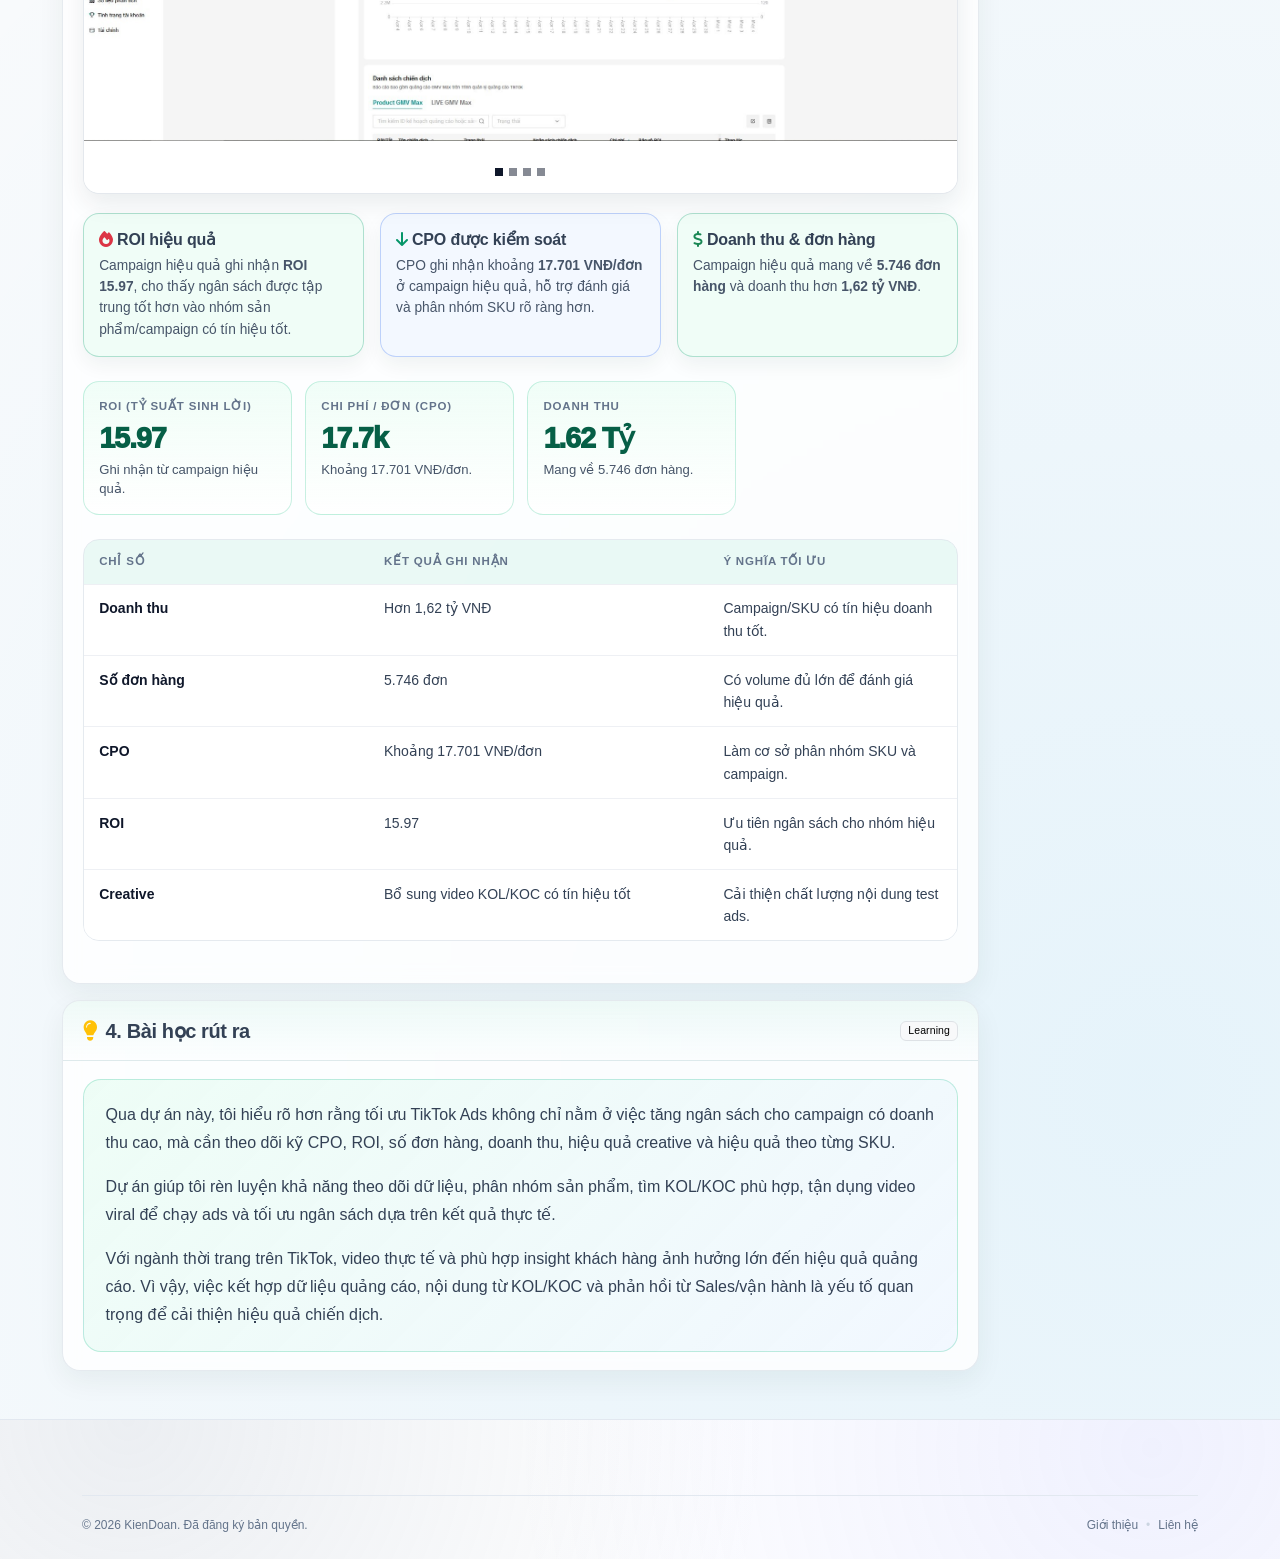
<file: case-study-tiktok.html>
<!DOCTYPE html>
<html lang="vi">

<head>
  <meta charset="UTF-8">
  <meta name="viewport" content="width=device-width,initial-scale=1.0">
  <title>Case Study TikTok Ads Thời Trang | Hồ Sơ KienDoan</title>
  <meta name="description"
    content="Case study tối ưu TikTok Ads cho sản phẩm thời trang, tập trung theo dõi CPO, ROI, SKU, creative KOL/KOC và phân bổ ngân sách.">
  <link rel="preconnect" href="https://fonts.googleapis.com">
  <link rel="preconnect" href="https://fonts.gstatic.com" crossorigin>
  <link href="https://fonts.googleapis.com/css2?family=Inter:wght@300;400;500;600;700;800;900&amp;display=swap"
    rel="stylesheet">
  <link href="https://cdn.jsdelivr.net/npm/bootstrap@5.3.3/dist/css/bootstrap.min.css" rel="stylesheet">
  <link href="https://cdnjs.cloudflare.com/ajax/libs/font-awesome/6.5.1/css/all.min.css" rel="stylesheet">
  <link href="assets/css/styles.css" rel="stylesheet">
  <style>
    html {
      scroll-behavior: smooth;
    }

    body {
      background:
        radial-gradient(circle at 12% 8%, rgba(16, 185, 129, 0.08), transparent 33%),
        radial-gradient(circle at 90% 90%, rgba(14, 165, 233, 0.08), transparent 36%),
        #f8fafc;
    }

    .read-progress {
      position: fixed;
      top: 0;
      left: 0;
      height: 3px;
      width: 0;
      background: linear-gradient(90deg, #10b981, #14b8a6);
      z-index: 1200;
      box-shadow: 0 3px 10px rgba(16, 185, 129, 0.35);
      transition: width 120ms linear;
    }

    .case-floating-nav {
      position: sticky;
      top: 92px;
      align-self: start;
      padding: .85rem;
      border-radius: 14px;
      border: 1px solid rgba(148, 163, 184, 0.25);
      background: rgba(255, 255, 255, 0.86);
      backdrop-filter: blur(10px);
      -webkit-backdrop-filter: blur(10px);
      box-shadow: 0 10px 24px rgba(2, 44, 34, 0.08);
    }

    .case-layout {
      display: grid;
      grid-template-columns: minmax(0, 1fr) 220px;
      gap: 1.2rem;
      align-items: start;
    }

    .case-content {
      min-width: 0;
    }

    .case-nav-title {
      margin: 0 0 .55rem;
      font-size: .75rem;
      font-weight: 850;
      color: var(--gray-500);
      text-transform: uppercase;
      letter-spacing: .08em;
    }

    .case-nav-list {
      margin: 0;
      padding: 0;
      list-style: none;
      display: grid;
      gap: .28rem;
    }

    .case-nav-link {
      display: flex;
      align-items: center;
      gap: .42rem;
      font-size: .79rem;
      text-decoration: none;
      color: var(--gray-600);
      padding: .38rem .5rem;
      border-radius: 10px;
      transition: background 180ms ease, color 180ms ease, transform 180ms ease;
    }

    .case-nav-link i {
      font-size: .75rem;
      color: var(--primary-600);
    }

    .case-nav-link:hover {
      color: var(--gray-900);
      background: rgba(16, 185, 129, 0.08);
      transform: translateX(2px);
    }

    .case-nav-link.is-active {
      color: var(--primary-800);
      background: rgba(16, 185, 129, 0.12);
      font-weight: 700;
    }

    .visual-placeholder {
      border: 1px dashed rgba(148, 163, 184, 0.45);
      border-radius: 14px;
      background: linear-gradient(135deg, rgba(16, 185, 129, 0.08), rgba(255, 255, 255, 0.96));
      min-height: 118px;
      padding: .85rem;
      display: grid;
      place-items: center;
      text-align: center;
      color: var(--gray-600);
      font-size: .84rem;
      font-weight: 700;
    }

    .visual-placeholder small {
      display: block;
      margin-top: .35rem;
      color: var(--gray-500);
      font-weight: 600;
    }

    .mini-chart {
      border: 1px solid rgba(148, 163, 184, 0.25);
      border-radius: 14px;
      background: linear-gradient(180deg, rgba(248, 250, 252, 0.88), #fff);
      padding: .75rem;
    }

    .mini-chart-head {
      font-size: .72rem;
      font-weight: 800;
      color: var(--gray-500);
      letter-spacing: .06em;
      text-transform: uppercase;
      margin-bottom: .65rem;
    }

    .mini-bars {
      display: flex;
      align-items: flex-end;
      gap: .35rem;
      min-height: 74px;
    }

    .mini-bars span {
      flex: 1;
      border-radius: 999px 999px 6px 6px;
      background: linear-gradient(180deg, rgba(16, 185, 129, .82), rgba(16, 185, 129, .42));
      border: 1px solid rgba(16, 185, 129, .24);
    }

    .mini-bars span:nth-child(1) {
      height: 32px;
    }

    .mini-bars span:nth-child(2) {
      height: 56px;
    }

    .mini-bars span:nth-child(3) {
      height: 74px;
    }

    .mini-bars span:nth-child(4) {
      height: 46px;
    }

    .mini-bars span:nth-child(5) {
      height: 26px;
    }

    .mini-legend {
      display: flex;
      justify-content: space-between;
      gap: .45rem;
      margin-top: .6rem;
      font-size: .68rem;
      color: var(--gray-500);
      font-weight: 700;
    }

    .mini-heat {
      display: grid;
      grid-template-columns: repeat(5, 1fr);
      gap: .3rem;
    }

    .mini-heat span {
      aspect-ratio: 1/1;
      border-radius: 8px;
      border: 1px solid rgba(148, 163, 184, .2);
      background: #ecfeff;
    }

    .mini-heat span:nth-child(2),
    .mini-heat span:nth-child(7),
    .mini-heat span:nth-child(11) {
      background: #bbf7d0;
    }

    .mini-heat span:nth-child(3),
    .mini-heat span:nth-child(8),
    .mini-heat span:nth-child(13) {
      background: #86efac;
    }

    .mini-heat span:nth-child(4),
    .mini-heat span:nth-child(14) {
      background: #fecaca;
    }

    .mini-heat span:nth-child(5),
    .mini-heat span:nth-child(10),
    .mini-heat span:nth-child(15) {
      background: #fee2e2;
    }

    .decision-card {
      border: 1px solid rgba(148, 163, 184, 0.24);
      border-radius: 16px;
      padding: 1rem .95rem;
      background: rgba(255, 255, 255, 0.88);
      box-shadow: 0 8px 20px rgba(2, 44, 34, 0.06);
      height: 100%;
    }

    .decision-card h6 {
      margin: 0 0 .35rem;
      font-weight: 850;
      letter-spacing: -.01em;
    }

    .decision-card p {
      margin: 0;
      color: var(--gray-600);
      font-size: .86rem;
      line-height: 1.55;
    }

    .decision-card.scale {
      border-color: rgba(5, 150, 105, 0.28);
      background: rgba(236, 253, 245, 0.78);
    }

    .decision-card.optimize {
      border-color: rgba(37, 99, 235, 0.26);
      background: rgba(239, 246, 255, 0.76);
    }

    .decision-card.hold {
      border-color: rgba(245, 158, 11, 0.28);
      background: rgba(255, 251, 235, 0.82);
    }

    .decision-card.kill {
      border-color: rgba(239, 68, 68, 0.26);
      background: rgba(254, 242, 242, 0.8);
    }

    .ba-grid {
      display: grid;
      grid-template-columns: repeat(2, minmax(0, 1fr));
      gap: 1rem;
    }

    .ba-card {
      border: 1px solid rgba(148, 163, 184, 0.24);
      border-radius: 18px;
      background: rgba(255, 255, 255, 0.86);
      box-shadow: 0 10px 24px rgba(2, 44, 34, 0.06);
      overflow: hidden;
      height: 100%;
    }

    .ba-card.before {
      border-color: rgba(239, 68, 68, 0.22);
    }

    .ba-card.after {
      border-color: rgba(16, 185, 129, 0.28);
    }

    .ba-card-head {
      display: flex;
      align-items: center;
      justify-content: space-between;
      gap: .75rem;
      padding: .95rem 1.05rem;
      border-bottom: 1px solid rgba(148, 163, 184, 0.18);
    }

    .ba-card.before .ba-card-head {
      background: rgba(254, 242, 242, 0.78);
    }

    .ba-card.after .ba-card-head {
      background: rgba(236, 253, 245, 0.82);
    }

    .ba-title {
      margin: 0;
      font-weight: 900;
      color: var(--gray-900);
      letter-spacing: -.02em;
    }

    .ba-tag {
      flex: 0 0 auto;
      border-radius: 999px;
      padding: .25rem .55rem;
      font-size: .68rem;
      font-weight: 850;
      text-transform: uppercase;
      letter-spacing: .06em;
    }

    .before .ba-tag {
      color: #991b1b;
      background: rgba(254, 226, 226, 0.95);
    }

    .after .ba-tag {
      color: #047857;
      background: rgba(209, 250, 229, 0.95);
    }

    .ba-card-body {
      padding: 1rem 1.05rem;
      color: var(--gray-600);
    }

    .ba-list {
      margin: 0;
      padding-left: 1.1rem;
    }

    .ba-list li+li {
      margin-top: .52rem;
    }

    .ba-metric-grid {
      display: grid;
      grid-template-columns: repeat(4, minmax(0, 1fr));
      gap: .75rem;
      margin-top: 1rem;
    }

    .ba-metric {
      border: 1px solid rgba(148, 163, 184, 0.22);
      border-radius: 14px;
      background: linear-gradient(180deg, rgba(248, 250, 252, 0.9), #fff);
      padding: .85rem;
      min-height: 104px;
    }

    .ba-metric-label {
      margin: 0 0 .4rem;
      font-size: .7rem;
      color: var(--gray-500);
      font-weight: 850;
      text-transform: uppercase;
      letter-spacing: .07em;
    }

    .ba-metric-change {
      display: flex;
      align-items: baseline;
      justify-content: space-between;
      gap: .5rem;
      margin-bottom: .28rem;
    }

    .ba-metric-old {
      color: var(--gray-400);
      font-size: .86rem;
      font-weight: 800;
      text-decoration: line-through;
    }

    .ba-metric-new {
      color: var(--primary-800);
      font-size: 1.15rem;
      font-weight: 950;
      letter-spacing: -.03em;
    }

    .ba-metric-note {
      margin: 0;
      color: var(--gray-500);
      font-size: .78rem;
      line-height: 1.45;
    }

    .action-table {
      border: 1px solid rgba(148, 163, 184, 0.22);
      border-radius: 16px;
      overflow: hidden;
    }

    .action-row {
      display: grid;
      grid-template-columns: 1fr 1.2fr .8fr;
      gap: .75rem;
      padding: .8rem .95rem;
      align-items: start;
      background: rgba(255, 255, 255, 0.82);
    }

    .action-row+.action-row {
      border-top: 1px solid rgba(148, 163, 184, 0.16);
    }

    .action-row.head {
      background: rgba(16, 185, 129, 0.08);
      color: var(--gray-500);
      font-size: .72rem;
      font-weight: 900;
      text-transform: uppercase;
      letter-spacing: .07em;
    }

    .action-row strong {
      color: var(--gray-900);
      font-weight: 850;
    }

    .project-facts {
      display: grid;
      gap: .7rem;
    }

    .project-fact {
      display: grid;
      grid-template-columns: 104px 1fr;
      gap: .75rem;
      padding: .78rem .85rem;
      border: 1px solid rgba(148, 163, 184, 0.2);
      border-radius: 14px;
      background: rgba(248, 250, 252, 0.72);
    }

    .project-fact span {
      color: var(--gray-500);
      font-size: .72rem;
      font-weight: 900;
      text-transform: uppercase;
      letter-spacing: .07em;
    }

    .project-fact strong {
      color: var(--gray-900);
      font-size: .94rem;
      line-height: 1.45;
    }

    .ba-visual {
      margin-top: 1rem;
      border: 1px solid rgba(148, 163, 184, 0.22);
      border-radius: 16px;
      overflow: hidden;
      background: #fff;
    }

    .ba-visual img {
      display: block;
      width: 100%;
      height: auto;
      max-height: 520px;
      object-fit: contain;
      background: #fff;
    }

    .ba-visual figcaption {
      padding: .75rem .85rem;
      color: var(--gray-600);
      background: rgba(248, 250, 252, 0.8);
      border-top: 1px solid rgba(148, 163, 184, 0.18);
      font-size: .82rem;
      line-height: 1.45;
    }

    .creative-gallery {
      display: grid;
      grid-template-columns: repeat(2, minmax(0, 1fr));
      gap: .85rem;
      margin: .35rem 0 1.2rem;
    }

    .creative-gallery .case-figure {
      height: 100%;
    }

    .creative-gallery img {
      width: 100%;
      height: 220px;
      object-fit: contain;
      background: #fff;
    }

    .creative-gallery .case-figcaption {
      font-size: .78rem;
      min-height: 52px;
    }

    .creative-gallery.no-captions .case-figcaption {
      display: none;
    }

    .creative-carousel {
      border: 1px solid rgba(148, 163, 184, 0.25);
      border-radius: 16px;
      background: #fff;
      overflow: hidden;
      box-shadow: 0 10px 24px rgba(2, 44, 34, 0.08);
      margin-bottom: 1.2rem;
    }

    .creative-carousel .carousel-item {
      background: #fff;
    }

    .creative-carousel img {
      width: 100%;
      height: clamp(260px, 46vw, 520px);
      object-fit: contain;
      background: #fff;
      display: block;
    }

    .creative-carousel .carousel-control-prev,
    .creative-carousel .carousel-control-next {
      width: 48px;
      opacity: 1;
    }

    .creative-carousel .carousel-control-prev-icon,
    .creative-carousel .carousel-control-next-icon {
      width: 38px;
      height: 38px;
      border-radius: 999px;
      background-color: rgba(15, 23, 42, 0.78);
      background-size: 48% 48%;
      box-shadow: 0 8px 18px rgba(15, 23, 42, 0.22);
    }

    .creative-carousel .carousel-indicators {
      margin-bottom: .45rem;
    }

    .creative-carousel .carousel-indicators [data-bs-target] {
      width: 8px;
      height: 8px;
      border-radius: 999px;
      background-color: #0f172a;
    }

    .strategy-summary {
      border: 1px solid rgba(16, 185, 129, 0.24);
      border-radius: 18px;
      padding: clamp(1rem, 2.5vw, 1.35rem);
      background:
        linear-gradient(135deg, rgba(236, 253, 245, 0.9), rgba(239, 246, 255, 0.82)),
        #fff;
    }

    .strategy-summary p {
      margin: 0;
      color: var(--gray-700);
      line-height: 1.75;
      font-size: 1rem;
    }

    .result-grid {
      display: grid;
      grid-template-columns: repeat(4, minmax(0, 1fr));
      gap: .85rem;
    }

    .result-stat {
      min-height: 132px;
      border: 1px solid rgba(16, 185, 129, 0.22);
      border-radius: 16px;
      padding: .95rem;
      background: linear-gradient(180deg, rgba(236, 253, 245, 0.78), #fff);
    }

    .result-stat .stat-label {
      margin: 0 0 .45rem;
      color: var(--gray-500);
      font-size: .72rem;
      font-weight: 900;
      letter-spacing: .07em;
      text-transform: uppercase;
    }

    .result-stat .stat-value {
      margin: 0;
      color: var(--primary-800);
      font-size: clamp(1.35rem, 3vw, 1.8rem);
      font-weight: 950;
      letter-spacing: -.04em;
      line-height: 1.05;
    }

    .result-stat .stat-note {
      margin: .45rem 0 0;
      color: var(--gray-600);
      font-size: .82rem;
      line-height: 1.45;
    }

    .cta-strip {
      border: 1px solid rgba(16, 185, 129, 0.24);
      border-radius: 20px;
      background: linear-gradient(120deg, rgba(2, 44, 34, 0.96), rgba(6, 95, 70, 0.94));
      color: #fff;
      padding: clamp(1.25rem, 2.5vw, 1.75rem);
      box-shadow: 0 18px 36px rgba(2, 44, 34, 0.2);
    }

    .cta-strip h4 {
      font-weight: 900;
      letter-spacing: -.02em;
      margin-bottom: .45rem;
    }

    .cta-strip p {
      margin: 0;
      color: rgba(255, 255, 255, 0.78);
    }

    .cta-actions {
      display: flex;
      flex-wrap: wrap;
      gap: .55rem;
      margin-top: 1rem;
    }

    .cta-actions .btn {
      border-radius: 999px;
      font-weight: 750;
      padding: .48rem .88rem;
    }

    .case-hero {
      background: linear-gradient(160deg, #022c22 0%, #064e3b 30%, #065f46 55%, #047857 80%, #059669 100%);
      padding: clamp(3.75rem, 7vw, 5.5rem) 0 clamp(2.75rem, 5vw, 3.5rem);
      color: #fff;
      position: relative;
      overflow: hidden;
    }

    .case-hero::before {
      content: '';
      position: absolute;
      inset: 0;
      background:
        radial-gradient(circle at 18% 30%, rgba(255, 255, 255, .10), transparent 35%),
        radial-gradient(circle at 85% 20%, rgba(255, 255, 255, .06), transparent 40%),
        linear-gradient(rgba(255, 255, 255, .03) 1px, transparent 1px),
        linear-gradient(90deg, rgba(255, 255, 255, .03) 1px, transparent 1px);
      background-size: auto, auto, 48px 48px, 48px 48px;
      pointer-events: none;
      opacity: .9;
      mask-image: radial-gradient(ellipse at 60% 30%, black 22%, transparent 70%);
      -webkit-mask-image: radial-gradient(ellipse at 60% 30%, black 22%, transparent 70%);
    }

    .case-hero * {
      position: relative;
    }

    .case-breadcrumb {
      display: inline-flex;
      align-items: center;
      gap: .5rem;
      padding: .35rem .85rem;
      border-radius: 999px;
      background: rgba(255, 255, 255, .08);
      border: 1px solid rgba(255, 255, 255, .14);
      color: rgba(255, 255, 255, .86);
      font-size: .75rem;
      font-weight: 650;
      letter-spacing: .01em;
      backdrop-filter: blur(10px);
      -webkit-backdrop-filter: blur(10px);
      margin-bottom: 1rem;
    }

    .case-title {
      font-weight: 900;
      letter-spacing: -.04em;
      line-height: 1.08;
      font-size: clamp(2rem, 5.2vw, 3rem);
      margin-bottom: .75rem;
    }

    .case-subtitle {
      color: rgba(255, 255, 255, .70);
      max-width: 70ch;
      margin: 0;
      line-height: 1.65;
    }

    .pill-row {
      display: flex;
      flex-wrap: wrap;
      gap: .5rem;
      margin-top: 1.25rem;
    }

    .pill {
      display: inline-flex;
      align-items: center;
      gap: .4rem;
      padding: .4rem .75rem;
      border-radius: 999px;
      background: rgba(255, 255, 255, .08);
      border: 1px solid rgba(255, 255, 255, .14);
      color: rgba(255, 255, 255, .85);
      font-size: .75rem;
      font-weight: 650;
    }

    .pill i {
      opacity: .9;
    }

    .kpi-card {
      border: 1px solid rgba(16, 185, 129, .20);
      border-radius: 16px;
      background: linear-gradient(135deg, rgba(16, 185, 129, .08), rgba(255, 255, 255, .85));
      padding: 1rem 1rem .9rem;
      height: 100%;
      box-shadow: 0 10px 22px rgba(2, 44, 34, 0.05);
      transition: transform 220ms ease, box-shadow 220ms ease, border-color 220ms ease;
    }

    .kpi-card:hover {
      transform: translateY(-4px);
      border-color: rgba(16, 185, 129, 0.35);
      box-shadow: 0 16px 34px rgba(2, 44, 34, 0.12);
    }

    .kpi-top {
      display: flex;
      align-items: center;
      justify-content: space-between;
      gap: .75rem;
    }

    .kpi-icon {
      width: 36px;
      height: 36px;
      border-radius: 12px;
      background: rgba(16, 185, 129, .12);
      color: var(--primary-700);
      display: flex;
      align-items: center;
      justify-content: center;
      flex: 0 0 auto;
    }

    .kpi-label {
      font-size: .72rem;
      color: var(--gray-500);
      font-weight: 750;
      text-transform: uppercase;
      letter-spacing: .08em;
    }

    .kpi-value {
      font-size: 1.35rem;
      font-weight: 900;
      color: var(--gray-900);
      letter-spacing: -.03em;
      line-height: 1.1;
      margin-top: .15rem;
    }

    .kpi-note {
      font-size: .78rem;
      color: var(--gray-500);
      margin-top: .35rem;
    }

    .section-title {
      font-weight: 900;
      letter-spacing: -.03em;
      color: var(--gray-900);
      margin-bottom: .5rem;
      line-height: 1.15;
    }

    .section-lead {
      color: var(--gray-500);
      margin: 0;
      max-width: 75ch;
    }

    .flow-intro {
      border: 1px solid rgba(148, 163, 184, 0.24);
      border-radius: 18px;
      background:
        linear-gradient(135deg, rgba(16, 185, 129, 0.10), rgba(14, 165, 233, 0.08)),
        rgba(255, 255, 255, 0.88);
      backdrop-filter: blur(8px);
      -webkit-backdrop-filter: blur(8px);
      box-shadow: 0 14px 32px rgba(2, 44, 34, 0.08);
      padding: clamp(1rem, 2.6vw, 1.45rem);
      position: relative;
      overflow: hidden;
    }

    .flow-intro::before {
      content: "";
      position: absolute;
      left: 0;
      right: 0;
      top: 0;
      height: 3px;
      background: linear-gradient(90deg, var(--primary-500), #14b8a6);
    }

    .flow-intro .section-title {
      font-size: clamp(1.45rem, 3.5vw, 2.2rem);
      margin-bottom: .65rem;
    }

    .flow-intro .section-lead {
      font-size: clamp(.98rem, 2vw, 1.15rem);
      color: var(--gray-600);
      line-height: 1.65;
    }

    .case-panel {
      border: 1px solid rgba(148, 163, 184, 0.22);
      border-radius: 18px;
      background: rgba(255, 255, 255, 0.8);
      backdrop-filter: blur(8px);
      -webkit-backdrop-filter: blur(8px);
      box-shadow: 0 10px 28px rgba(2, 44, 34, 0.06);
      overflow: hidden;
      transition: transform 240ms ease, box-shadow 240ms ease, border-color 240ms ease;
    }

    .case-panel:hover {
      transform: translateY(-4px);
      box-shadow: 0 20px 40px rgba(2, 44, 34, 0.11);
      border-color: rgba(16, 185, 129, 0.32);
    }

    .case-panel-head {
      padding: 1.1rem 1.25rem;
      border-bottom: 1px solid rgba(148, 163, 184, 0.18);
      background: linear-gradient(180deg, rgba(16, 185, 129, .06), rgba(255, 255, 255, 0));
      display: flex;
      align-items: center;
      justify-content: space-between;
      gap: 1rem;
    }

    .case-panel-title {
      margin: 0;
      font-weight: 900;
      letter-spacing: -.02em;
    }

    .case-panel-body {
      padding: 1.1rem 1.25rem;
    }

    .timeline {
      list-style: none;
      padding: 0;
      margin: 0;
      display: grid;
      gap: .85rem;
    }

    .tl-item {
      display: grid;
      grid-template-columns: auto 1fr;
      gap: .75rem;
      align-items: start;
    }

    .tl-dot {
      width: 28px;
      height: 28px;
      border-radius: 10px;
      background: rgba(16, 185, 129, .12);
      color: var(--primary-700);
      display: flex;
      align-items: center;
      justify-content: center;
      margin-top: .1rem;
      flex: 0 0 auto;
    }

    .tl-title {
      font-weight: 850;
      margin: 0;
      color: var(--gray-900);
    }

    .tl-desc {
      margin: .2rem 0 0;
      color: var(--gray-600);
      font-size: .9rem;
      line-height: 1.6;
    }

    .evidence-box {
      border: 1px dashed rgba(148, 163, 184, 0.4);
      border-radius: 16px;
      background: linear-gradient(135deg, var(--surface-1), #fff);
      min-height: 150px;
      padding: 1rem;
      color: var(--gray-600);
      display: grid;
      place-items: center;
      text-align: center;
      font-weight: 700;
    }

    .evidence-box small {
      display: block;
      font-weight: 650;
      color: var(--gray-500);
      margin-top: .35rem;
    }

    .case-figure {
      border: 1px solid rgba(148, 163, 184, 0.25);
      border-radius: 16px;
      overflow: hidden;
      background: #fff;
      box-shadow: 0 10px 24px rgba(2, 44, 34, 0.08);
    }

    .case-figure img {
      width: 100%;
      height: auto;
      display: block;
      object-fit: contain;
      background: #fff;
      transition: transform 220ms ease;
    }

    .case-figure-link {
      display: block;
      text-decoration: none;
      cursor: zoom-in;
    }

    .case-figure-link:hover img {
      transform: scale(1.02);
    }

    .image-lightbox {
      position: fixed;
      inset: 0;
      background: rgba(2, 6, 23, 0.82);
      backdrop-filter: blur(4px);
      -webkit-backdrop-filter: blur(4px);
      display: none;
      align-items: center;
      justify-content: center;
      padding: 1.2rem;
      z-index: 1100;
    }

    .image-lightbox.is-open {
      display: flex;
    }

    .image-lightbox-content {
      max-width: min(1100px, 95vw);
      max-height: 88vh;
      width: auto;
      height: auto;
      border-radius: 14px;
      border: 1px solid rgba(255, 255, 255, 0.24);
      box-shadow: 0 20px 50px rgba(0, 0, 0, 0.35);
      background: #fff;
      display: block;
    }

    .lightbox-close {
      position: absolute;
      top: 14px;
      right: 14px;
      width: 40px;
      height: 40px;
      border-radius: 999px;
      border: 1px solid rgba(255, 255, 255, 0.28);
      background: rgba(15, 23, 42, 0.62);
      color: #fff;
      display: flex;
      align-items: center;
      justify-content: center;
      cursor: pointer;
      transition: background 180ms ease;
    }

    .lightbox-close:hover {
      background: rgba(15, 23, 42, 0.9);
    }

    .case-figcaption {
      padding: .75rem .9rem;
      font-size: .82rem;
      color: var(--gray-600);
      border-top: 1px solid rgba(148, 163, 184, 0.2);
      background: linear-gradient(180deg, rgba(248, 250, 252, 0.65), #fff);
    }

    .case-section {
      scroll-margin-top: 90px;
    }

    .reveal-item {
      opacity: 0;
      transform: translateY(18px);
      transition: opacity 520ms ease, transform 520ms ease;
    }

    .reveal-item.is-visible {
      opacity: 1;
      transform: translateY(0);
    }

    @media (max-width: 991.98px) {
      .case-hero {
        padding: clamp(2.8rem, 8vw, 3.8rem) 0 clamp(2rem, 6vw, 2.6rem);
      }

      .case-title {
        font-size: clamp(1.65rem, 6.4vw, 2.2rem);
      }

      .case-subtitle {
        font-size: .92rem;
        line-height: 1.58;
      }

      .kpi-card {
        padding: .85rem .85rem .78rem;
      }

      .kpi-value {
        font-size: 1.2rem;
      }

      .case-panel-head,
      .case-panel-body {
        padding: .92rem 1rem;
      }

      .ba-grid,
      .ba-metric-grid,
      .result-grid,
      .creative-gallery {
        grid-template-columns: 1fr;
      }

      .creative-gallery img {
        height: auto;
        max-height: 360px;
      }

      .project-fact {
        grid-template-columns: 1fr;
        gap: .25rem;
      }

      .action-row {
        grid-template-columns: 1fr;
        gap: .35rem;
      }

      .action-row.head {
        display: none;
      }

      .cta-strip {
        padding: 1.1rem 1rem;
      }

      .cta-actions .btn {
        width: 100%;
        justify-content: center;
      }
    }

    @media (max-width: 575.98px) {
      .read-progress {
        height: 2px;
      }

      .pill-row {
        gap: .38rem;
      }

      .pill {
        font-size: .68rem;
        padding: .33rem .58rem;
      }

      .kpi-note {
        font-size: .72rem;
      }

      .case-panel-title {
        font-size: 1rem;
      }

      .mini-chart-head {
        font-size: .66rem;
      }
    }

    @media (max-width: 1200px) {
      .case-layout {
        grid-template-columns: 1fr;
      }

      .case-floating-nav {
        display: none;
      }
    }
  </style>
</head>

<body>
  <div class="read-progress" id="readProgress"></div>
  <nav class="navbar navbar-expand-lg navbar-custom sticky-top">
    <div class="container">
      <a class="navbar-brand" href="index.html"><i class="fas fa-chart-line me-1"
          style="color:var(--primary-500)"></i><span style="color:var(--primary-500)">KienDoan</span></a>
      <button class="navbar-toggler border-0" type="button" data-bs-toggle="collapse" data-bs-target="#navbarMain">
        <span class="navbar-toggler-icon"></span>
      </button>
      <div class="collapse navbar-collapse" id="navbarMain">
        <ul class="navbar-nav me-auto mb-2 mb-lg-0">
          <li class="nav-item"><a class="nav-link" href="index.html#home">Trang chủ</a></li>
          <li class="nav-item"><a class="nav-link" href="index.html#about">Giới thiệu</a></li>
          <li class="nav-item"><a class="nav-link active" href="case-study.html">Dự án thực tế</a></li>
          <li class="nav-item"><a class="nav-link" href="index.html#skills">Kỹ năng</a></li>
          <li class="nav-item"><a class="nav-link" href="index.html#contact">Liên hệ</a></li>
        </ul>
        <a href="index.html#case-study" class="btn btn-light btn-sm"><i class="fas fa-arrow-left me-1"></i>Quay lại</a>
      </div>
    </div>
  </nav>

  <header class="case-hero">
    <div class="container">
      <div class="case-breadcrumb">
        <a href="index.html#case-study" style="color:inherit;text-decoration:none"><i
            class="fas fa-arrow-left me-1"></i>Quay lại</a>
        <span style="opacity:.55">/</span>
        <span>Dự án thực tế</span>
      </div>
      <h1 class="case-title" style="font-size: clamp(1.8rem, 4vw, 2.5rem);">TikTok Ads Thời Trang - Tối ưu CPO, ROI & Creative KOL/KOC</h1>
      <p class="case-subtitle">Dự án tập trung tối ưu hiệu quả quảng cáo TikTok cho sản phẩm thời trang thông qua theo dõi dữ liệu, phân nhóm SKU/campaign, tận dụng video KOL/KOC và điều chỉnh ngân sách theo hiệu quả thực tế.</p>

      <div class="pill-row">
        <span class="pill"><i class="fas fa-user-tie"></i>Hỗ trợ vận hành & tối ưu TikTok Ads</span>
        <span class="pill"><i class="fas fa-tshirt"></i>Thời trang Nam/Unisex</span>
        <span class="pill"><i class="fab fa-tiktok"></i>Quảng cáo TikTok</span>
      </div>
    </div>
  </header>

  <main class="container pb-5" style="max-width:1180px;">
    <div class="case-layout">
      <div class="case-content">
        <!-- SECTION: OVERVIEW & PROBLEM -->
        <div class="case-panel mt-4 case-section reveal-item" id="overview">
          <div class="case-panel-head">
            <h5 class="case-panel-title"><i class="fas fa-compass me-2 text-success"></i>1. Bối cảnh & Mục tiêu</h5>
            <span class="badge text-bg-light border">The Challenge & Objective</span>
          </div>
          <div class="case-panel-body">

            <div class="strategy-summary mb-4">
              <h6 style="font-weight: 800; color: #0f172a; margin-bottom: 0.5rem;"><i
                  class="fas fa-exclamation-triangle me-2 text-warning"></i>Bối cảnh</h6>
              <p class="mb-3">Dự án tập trung vào việc tối ưu hiệu quả quảng cáo TikTok cho sản phẩm thời trang. Trước khi tối ưu, một số nhóm sản phẩm có chi phí đơn hàng còn cao, hiệu quả chưa ổn định và ngân sách chưa được phân bổ tốt theo từng SKU/campaign.</p>

              <h6 style="font-weight: 800; color: #0f172a; margin-bottom: 0.5rem;"><i
                  class="fas fa-bullseye me-2 text-primary"></i>Vấn đề chính</h6>
              <ul class="mb-0" style="padding-left: 1.1rem; color: var(--gray-700); font-size: 1rem; line-height: 1.75;">
                <li>Chi phí đơn hàng chưa ổn định giữa các SKU.</li>
                <li>Một số sản phẩm có doanh thu nhưng CPO còn cao.</li>
                <li>Ngân sách chưa tập trung vào nhóm sản phẩm có tín hiệu tốt.</li>
                <li>Cần theo dõi dữ liệu thường xuyên để tối ưu hiệu quả quảng cáo.</li>
                <li>Cần tận dụng tốt hơn video từ KOL/KOC để cải thiện hiệu quả creative.</li>
              </ul>
            </div>

            <div class="ba-card before">
              <div class="ba-card-head">
                <h6 class="ba-title"><i class="fas fa-user-check me-1 text-danger"></i>Vai trò của tôi</h6>
                <span class="ba-tag">Hỗ trợ tối ưu</span>
              </div>
              <div class="ba-card-body">
                <ul class="ba-list">
                  <li><strong>Theo dõi & đánh giá dữ liệu:</strong> Theo dõi CPO, ROI, doanh thu, số đơn hàng và hiệu quả theo từng SKU/campaign.</li>
                  <li><strong>Phân nhóm & tối ưu ngân sách:</strong> Hỗ trợ phân nhóm sản phẩm theo hiệu quả quảng cáo và đề xuất điều chỉnh ngân sách theo từng campaign/SKU.</li>
                  <li><strong>KOL/KOC & creative:</strong> Tìm kiếm KOL/KOC phù hợp với insight khách hàng, tận dụng video viral để test quảng cáo và ghi nhận phản hồi từ Sales/vận hành.</li>
                </ul>
                <p class="mb-0 mt-3" style="color: var(--gray-600); line-height: 1.65;">Tôi không phụ trách toàn bộ dự án, mà tham gia vào quá trình theo dõi dữ liệu, đánh giá hiệu quả và hỗ trợ đề xuất tối ưu quảng cáo.</p>
              </div>
            </div>
          </div>
        </div>

        <!-- SECTION: EXECUTION -->
        <div class="case-panel mt-3 case-section reveal-item" id="execution">
          <div class="case-panel-head">
            <h5 class="case-panel-title"><i class="fas fa-gears me-2 text-warning"></i>2. Cách triển khai</h5>
            <span class="badge text-bg-light border">Execution</span>
          </div>
          <div class="case-panel-body">

            <div class="alert mb-4" style="background: rgba(255, 255, 255, 0.7); border: 1px solid rgba(15, 23, 42, 0.2); border-radius: 12px; display: flex; align-items: center; gap: 15px; padding: 1.25rem;">
              <div style="width: 48px; height: 48px; background: rgba(15, 23, 42, 0.08); border-radius: 10px; display: flex; align-items: center; justify-content: center; flex-shrink: 0;">
                <i class="fas fa-file-alt" style="color: #0f172a; font-size: 1.4rem;"></i>
              </div>
              <div style="flex-grow: 1;">
                <h6 class="mb-1" style="color: #0f172a; font-weight: 800;">Plan Marketing Dự Án</h6>
                <p class="mb-0" style="font-size: 0.9rem; color: #334155;">Bảng kế hoạch phân bổ ngân sách, timeline, nhóm sản phẩm và chiến lược triển khai TikTok Ads thời trang.</p>
              </div>
              <a href="https://docs.google.com/spreadsheets/d/14n7c2cRmAwW6mWnbO-9Tlv7MSWvcKtjlSITM1Y8UyjE/edit?usp=sharing" target="_blank" class="btn btn-outline-dark border-0 ms-auto rounded-pill" style="white-space: nowrap; font-size: 0.85rem; background: rgba(15, 23, 42, 0.08); color: #0f172a;"><i class="fas fa-external-link-alt me-2"></i>Xem ngay</a>
            </div>

            <ul class="timeline mb-4">
              <li class="tl-item">
                <div class="tl-dot"><i class="fas fa-chart-line"></i></div>
                <div>
                  <p class="tl-title">Theo dõi dữ liệu quảng cáo</p>
                  <p class="tl-desc">Theo dõi chi phí quảng cáo, số đơn hàng, CPO, ROI, doanh thu theo campaign, hiệu quả theo từng SKU và hiệu quả giữa các nhóm creative. Việc này giúp xác định nhóm sản phẩm nào đang tạo đơn tốt, nhóm nào có chi phí cao và nhóm nào cần tiếp tục test thêm.</p>
                </div>
              </li>
              <li class="tl-item">
                <div class="tl-dot"><i class="fas fa-vial"></i></div>
                <div>
                  <p class="tl-title">Phân nhóm sản phẩm theo hiệu quả</p>
                  <p class="tl-desc">Hỗ trợ phân nhóm sản phẩm có CPO tốt, ROI tốt, nhiều đơn nhưng hiệu quả chưa ổn định, nhóm cần giảm ngân sách hoặc tạm dừng test và nhóm có tiềm năng tiếp tục tối ưu. Việc phân nhóm SKU giúp hạn chế dàn trải ngân sách vào sản phẩm chưa có tín hiệu tốt.</p>
                </div>
              </li>
              <li class="tl-item">
                <div class="tl-dot"><i class="fas fa-comments"></i></div>
                <div>
                  <p class="tl-title">Phân tích insight khách hàng</p>
                  <p class="tl-desc">Quan sát bình luận, tin nhắn và phản hồi từ Sales/vận hành để ghi nhận các insight như khách thích sản phẩm dễ phối đồ, hợp trend, dễ mặc hằng ngày, nhạy cảm với giá/ưu đãi và bị ảnh hưởng bởi video review thật từ KOL/KOC.</p>
                </div>
              </li>
              <li class="tl-item">
                <div class="tl-dot"><i class="fas fa-users"></i></div>
                <div>
                  <p class="tl-title">Tìm KOL/KOC phù hợp với tệp khách hàng</p>
                  <p class="tl-desc">Hỗ trợ tìm kiếm KOL/KOC có tệp người theo dõi phù hợp, phong cách nội dung gần với sản phẩm, cách thể hiện tự nhiên và bình luận có tín hiệu quan tâm mua hàng. Việc chọn KOL/KOC không chỉ dựa vào follower mà dựa trên mức độ phù hợp giữa nội dung, sản phẩm và hành vi mua thực tế.</p>
                </div>
              </li>
              <li class="tl-item">
                <div class="tl-dot"><i class="fas fa-video"></i></div>
                <div>
                  <p class="tl-title">Tận dụng video viral của KOL/KOC để chạy Ads</p>
                  <p class="tl-desc">Theo dõi các video có lượt xem, tương tác và bình luận mua hàng tốt để đề xuất đưa vào test TikTok Ads. Video được đánh giá dựa trên CPO, ROI, số đơn hàng, doanh thu và hiệu quả theo từng SKU nhằm giảm rủi ro khi test nội dung mới.</p>
                </div>
              </li>
              <li class="tl-item">
                <div class="tl-dot"><i class="fas fa-chart-pie"></i></div>
                <div>
                  <p class="tl-title">Tối ưu ngân sách quảng cáo</p>
                  <p class="tl-desc">Hỗ trợ giảm ngân sách nhóm sản phẩm có CPO cao, tạm dừng nhóm quảng cáo hiệu quả thấp, ưu tiên ngân sách cho sản phẩm có ROI tốt và tăng ngân sách dần cho campaign có tín hiệu ổn định. Sau mỗi điều chỉnh, tiếp tục theo dõi để hạn chế rủi ro tăng chi phí.</p>
                </div>
              </li>
              <li class="tl-item">
                <div class="tl-dot"><i class="fas fa-headset"></i></div>
                <div>
                  <p class="tl-title">Ghi nhận phản hồi từ Sales/vận hành</p>
                  <p class="tl-desc">Theo dõi sản phẩm dễ tạo đơn, sản phẩm khách quan tâm nhiều, nhóm có tỷ lệ hoàn/hủy cần kiểm tra thêm và các phản hồi ảnh hưởng đến khả năng hoàn tất đơn hàng. Cách kết hợp dữ liệu quảng cáo với phản hồi thực tế giúp tối ưu cả doanh thu lẫn chất lượng đơn hàng.</p>
                </div>
              </li>
            </ul>

          </div>
        </div>

        <!-- SECTION: RESULTS -->
        <div class="case-panel mt-3 case-section reveal-item" id="result">
          <div class="case-panel-head">
            <h5 class="case-panel-title"><i class="fas fa-chart-line me-2 text-success"></i>3. Kết quả đạt được</h5>
            <span class="badge text-bg-light border">The Results</span>
          </div>
          <div class="case-panel-body">

            <div class="ba-visual mt-3 mb-4" style="border-color: rgba(16, 185, 129, 0.4);">
              <figcaption class="case-figcaption"
                style="background: rgba(236, 253, 245, 0.6); border-top: none; border-bottom: 1px solid rgba(16, 185, 129, 0.18); color: #065f46;">
                <strong>KẾT QUẢ:</strong> Campaign hiệu quả ghi nhận hơn 1,62 tỷ VNĐ doanh thu, 5.746 đơn hàng, CPO khoảng 17.701 VNĐ/đơn và ROI 15.97.
              </figcaption>
              <a class="case-figure-link" href="assets/img/tiktok.png" data-lightbox-image="assets/img/tiktok.png"
                aria-label="Xem ảnh kết quả TikTok Ads">
                <img src="assets/img/tiktok.png" alt="Ảnh chụp dữ liệu TikTok Ads thời trang với ROI 15.97">
              </a>
            </div>

            <h6 style="font-weight: 850; color: #0f172a; margin-bottom: 0.75rem;">
              <i class="fas fa-images me-2 text-success"></i>Minh họa kết quả & dữ liệu tham chiếu
            </h6>
            <div id="tiktokResultCarousel" class="carousel slide creative-carousel" data-bs-ride="false">
              <div class="carousel-indicators">
                <button type="button" data-bs-target="#tiktokResultCarousel" data-bs-slide-to="0" class="active"
                  aria-current="true" aria-label="Ảnh 1"></button>
                <button type="button" data-bs-target="#tiktokResultCarousel" data-bs-slide-to="1"
                  aria-label="Ảnh 2"></button>
                <button type="button" data-bs-target="#tiktokResultCarousel" data-bs-slide-to="2"
                  aria-label="Ảnh 3"></button>
                <button type="button" data-bs-target="#tiktokResultCarousel" data-bs-slide-to="3"
                  aria-label="Ảnh 4"></button>
              </div>
              <div class="carousel-inner">
                <div class="carousel-item active">
                  <a class="case-figure-link" href="assets/img/tikok1 (1).jpeg"
                    data-lightbox-image="assets/img/tikok1 (1).jpeg" aria-label="Xem ảnh minh họa TikTok creative 1">
                    <img src="assets/img/tikok1 (1).jpeg" alt="Minh họa dữ liệu hoặc creative TikTok Ads thời trang 1">
                  </a>
                </div>
                <div class="carousel-item">
                  <a class="case-figure-link" href="assets/img/tikok1 (2).jpeg"
                    data-lightbox-image="assets/img/tikok1 (2).jpeg" aria-label="Xem ảnh minh họa TikTok creative 2">
                    <img src="assets/img/tikok1 (2).jpeg" alt="Minh họa dữ liệu hoặc creative TikTok Ads thời trang 2">
                  </a>
                </div>
                <div class="carousel-item">
                  <a class="case-figure-link" href="assets/img/tikok1 (3).jpeg"
                    data-lightbox-image="assets/img/tikok1 (3).jpeg" aria-label="Xem ảnh minh họa TikTok creative 3">
                    <img src="assets/img/tikok1 (3).jpeg" alt="Minh họa dữ liệu hoặc creative TikTok Ads thời trang 3">
                  </a>
                </div>
                <div class="carousel-item">
                  <a class="case-figure-link" href="assets/img/tikok1 (4).jpeg"
                    data-lightbox-image="assets/img/tikok1 (4).jpeg" aria-label="Xem ảnh minh họa TikTok creative 4">
                    <img src="assets/img/tikok1 (4).jpeg" alt="Minh họa dữ liệu hoặc creative TikTok Ads thời trang 4">
                  </a>
                </div>
              </div>
              <button class="carousel-control-prev" type="button" data-bs-target="#tiktokResultCarousel"
                data-bs-slide="prev" aria-label="Ảnh trước">
                <span class="carousel-control-prev-icon" aria-hidden="true"></span>
              </button>
              <button class="carousel-control-next" type="button" data-bs-target="#tiktokResultCarousel"
                data-bs-slide="next" aria-label="Ảnh tiếp theo">
                <span class="carousel-control-next-icon" aria-hidden="true"></span>
              </button>
            </div>

            <div class="row g-3 mb-4">
              <div class="col-md-4">
                <div class="decision-card scale">
                  <h6><i class="fas fa-fire me-1 text-danger"></i>ROI hiệu quả</h6>
                  <p>Campaign hiệu quả ghi nhận <strong>ROI 15.97</strong>, cho thấy ngân sách được tập trung tốt hơn vào nhóm sản phẩm/campaign có tín hiệu tốt.</p>
                </div>
              </div>
              <div class="col-md-4">
                <div class="decision-card optimize">
                  <h6><i class="fas fa-arrow-down me-1 text-primary"></i>CPO được kiểm soát</h6>
                  <p>CPO ghi nhận khoảng <strong>17.701 VNĐ/đơn</strong> ở campaign hiệu quả, hỗ trợ đánh giá và phân nhóm SKU rõ ràng hơn.</p>
                </div>
              </div>
              <div class="col-md-4">
                <div class="decision-card hold"
                  style="border-color: rgba(5, 150, 105, 0.28); background: rgba(236, 253, 245, 0.78);">
                  <h6><i class="fas fa-dollar-sign me-1 text-success"></i>Doanh thu & đơn hàng</h6>
                  <p>Campaign hiệu quả mang về <strong>5.746 đơn hàng</strong> và doanh thu hơn <strong>1,62 tỷ VNĐ</strong>.</p>
                </div>
              </div>
            </div>

            <div class="result-grid mb-4">
              <div class="result-stat">
                <p class="stat-label">ROI (Tỷ suất sinh lời)</p>
                <p class="stat-value">15.97</p>
                <p class="stat-note">Ghi nhận từ campaign hiệu quả.</p>
              </div>
              <div class="result-stat">
                <p class="stat-label">Chi phí / Đơn (CPO)</p>
                <p class="stat-value">17.7k</p>
                <p class="stat-note">Khoảng 17.701 VNĐ/đơn.</p>
              </div>
              <div class="result-stat">
                <p class="stat-label">Doanh thu</p>
                <p class="stat-value">1.62 Tỷ</p>
                <p class="stat-note">Mang về 5.746 đơn hàng.</p>
              </div>
            </div>

            <div class="action-table mb-4">
              <div class="action-row head">
                <div>Chỉ số</div>
                <div>Kết quả ghi nhận</div>
                <div>Ý nghĩa tối ưu</div>
              </div>
              <div class="action-row">
                <div><strong>Doanh thu</strong></div>
                <div>Hơn 1,62 tỷ VNĐ</div>
                <div>Campaign/SKU có tín hiệu doanh thu tốt.</div>
              </div>
              <div class="action-row">
                <div><strong>Số đơn hàng</strong></div>
                <div>5.746 đơn</div>
                <div>Có volume đủ lớn để đánh giá hiệu quả.</div>
              </div>
              <div class="action-row">
                <div><strong>CPO</strong></div>
                <div>Khoảng 17.701 VNĐ/đơn</div>
                <div>Làm cơ sở phân nhóm SKU và campaign.</div>
              </div>
              <div class="action-row">
                <div><strong>ROI</strong></div>
                <div>15.97</div>
                <div>Ưu tiên ngân sách cho nhóm hiệu quả.</div>
              </div>
              <div class="action-row">
                <div><strong>Creative</strong></div>
                <div>Bổ sung video KOL/KOC có tín hiệu tốt</div>
                <div>Cải thiện chất lượng nội dung test ads.</div>
              </div>
            </div>

          </div>
        </div>

        <!-- SECTION: LEARNINGS -->
        <div class="case-panel mt-3 case-section reveal-item" id="learning">
          <div class="case-panel-head">
            <h5 class="case-panel-title"><i class="fas fa-lightbulb me-2 text-warning"></i>4. Bài học rút ra</h5>
            <span class="badge text-bg-light border">Learning</span>
          </div>
          <div class="case-panel-body">
            <div class="strategy-summary">
              <p>Qua dự án này, tôi hiểu rõ hơn rằng tối ưu TikTok Ads không chỉ nằm ở việc tăng ngân sách cho campaign có doanh thu cao, mà cần theo dõi kỹ CPO, ROI, số đơn hàng, doanh thu, hiệu quả creative và hiệu quả theo từng SKU.</p>
              <p class="mt-3">Dự án giúp tôi rèn luyện khả năng theo dõi dữ liệu, phân nhóm sản phẩm, tìm KOL/KOC phù hợp, tận dụng video viral để chạy ads và tối ưu ngân sách dựa trên kết quả thực tế.</p>
              <p class="mt-3">Với ngành thời trang trên TikTok, video thực tế và phù hợp insight khách hàng ảnh hưởng lớn đến hiệu quả quảng cáo. Vì vậy, việc kết hợp dữ liệu quảng cáo, nội dung từ KOL/KOC và phản hồi từ Sales/vận hành là yếu tố quan trọng để cải thiện hiệu quả chiến dịch.</p>
            </div>
          </div>
        </div>

      </div>

      <aside class="case-floating-nav mt-4" aria-label="Mục lục dự án">
        <p class="case-nav-title">Mục lục</p>
        <ul class="case-nav-list">
          <li><a class="case-nav-link" href="#overview"><i class="fas fa-compass"></i>Bối cảnh & Mục tiêu</a></li>
          <li><a class="case-nav-link" href="#execution"><i class="fas fa-gears"></i>Cách triển khai</a></li>
          <li><a class="case-nav-link" href="#result"><i class="fas fa-chart-line"></i>Kết quả đạt được</a></li>
          <li><a class="case-nav-link" href="#learning"><i class="fas fa-lightbulb"></i>Bài học</a></li>
        </ul>
      </aside>
    </div>
  </main>

  <div class="image-lightbox" id="imageLightbox" aria-hidden="true">
    <button class="lightbox-close" id="lightboxClose" aria-label="Đóng ảnh"><i class="fas fa-xmark"></i></button>
    <img class="image-lightbox-content" id="lightboxImage" alt="Ảnh minh hoạ phóng to">
  </div>

  <footer class="footer mt-0">
    <div class="container">
      <div class="footer-bottom">
        <div>© 2026 KienDoan. Đã đăng ký bản quyền.</div>
        <div><a href="index.html#about">Giới thiệu</a><span class="footer-dot">•</span><a href="index.html#contact">Liên
            hệ</a></div>
      </div>
    </div>
  </footer>

  <script src="https://cdn.jsdelivr.net/npm/bootstrap@5.3.3/dist/js/bootstrap.bundle.min.js"></script>
  <script>
    const lightbox = document.getElementById('imageLightbox');
    const lightboxImage = document.getElementById('lightboxImage');
    const lightboxClose = document.getElementById('lightboxClose');
    const lightboxTriggers = document.querySelectorAll('[data-lightbox-image]');

    const closeLightbox = () => {
      lightbox.classList.remove('is-open');
      lightbox.setAttribute('aria-hidden', 'true');
      lightboxImage.removeAttribute('src');
      document.body.style.overflow = '';
    };

    lightboxTriggers.forEach((trigger) => {
      trigger.addEventListener('click', (event) => {
        event.preventDefault();
        const imageSrc = trigger.getAttribute('data-lightbox-image');
        if (!imageSrc) return;
        lightboxImage.setAttribute('src', imageSrc);
        lightbox.classList.add('is-open');
        lightbox.setAttribute('aria-hidden', 'false');
        document.body.style.overflow = 'hidden';
      });
    });

    lightboxClose?.addEventListener('click', closeLightbox);
    lightbox?.addEventListener('click', (event) => {
      if (event.target === lightbox) closeLightbox();
    });
    document.addEventListener('keydown', (event) => {
      if (event.key === 'Escape' && lightbox?.classList.contains('is-open')) closeLightbox();
    });

    const progressBar = document.getElementById('readProgress');
    const updateProgress = () => {
      const scrollTop = window.scrollY;
      const docHeight = document.documentElement.scrollHeight - window.innerHeight;
      const progress = docHeight > 0 ? (scrollTop / docHeight) * 100 : 0;
      if (progressBar) progressBar.style.width = `${Math.min(100, Math.max(0, progress))}%`;
    };
    window.addEventListener('scroll', updateProgress, { passive: true });
    updateProgress();

    const revealItems = document.querySelectorAll('.reveal-item');
    const revealObserver = new IntersectionObserver((entries, observer) => {
      entries.forEach((entry) => {
        if (entry.isIntersecting) {
          entry.target.classList.add('is-visible');
          observer.unobserve(entry.target);
        }
      });
    }, { threshold: 0.18 });
    revealItems.forEach((item) => revealObserver.observe(item));

    const navLinks = Array.from(document.querySelectorAll('.case-nav-link'));
    const sections = Array.from(document.querySelectorAll('.case-section[id]'));
    const updateActiveSection = () => {
      let currentId = '';
      const triggerPoint = window.scrollY + 150;
      sections.forEach((section) => {
        if (section.offsetTop <= triggerPoint) currentId = section.id;
      });
      navLinks.forEach((link) => {
        const target = link.getAttribute('href')?.replace('#', '');
        link.classList.toggle('is-active', !!target && target === currentId);
      });
    };
    window.addEventListener('scroll', updateActiveSection, { passive: true });
    updateActiveSection();
  </script>
</body>

</html>
</file>
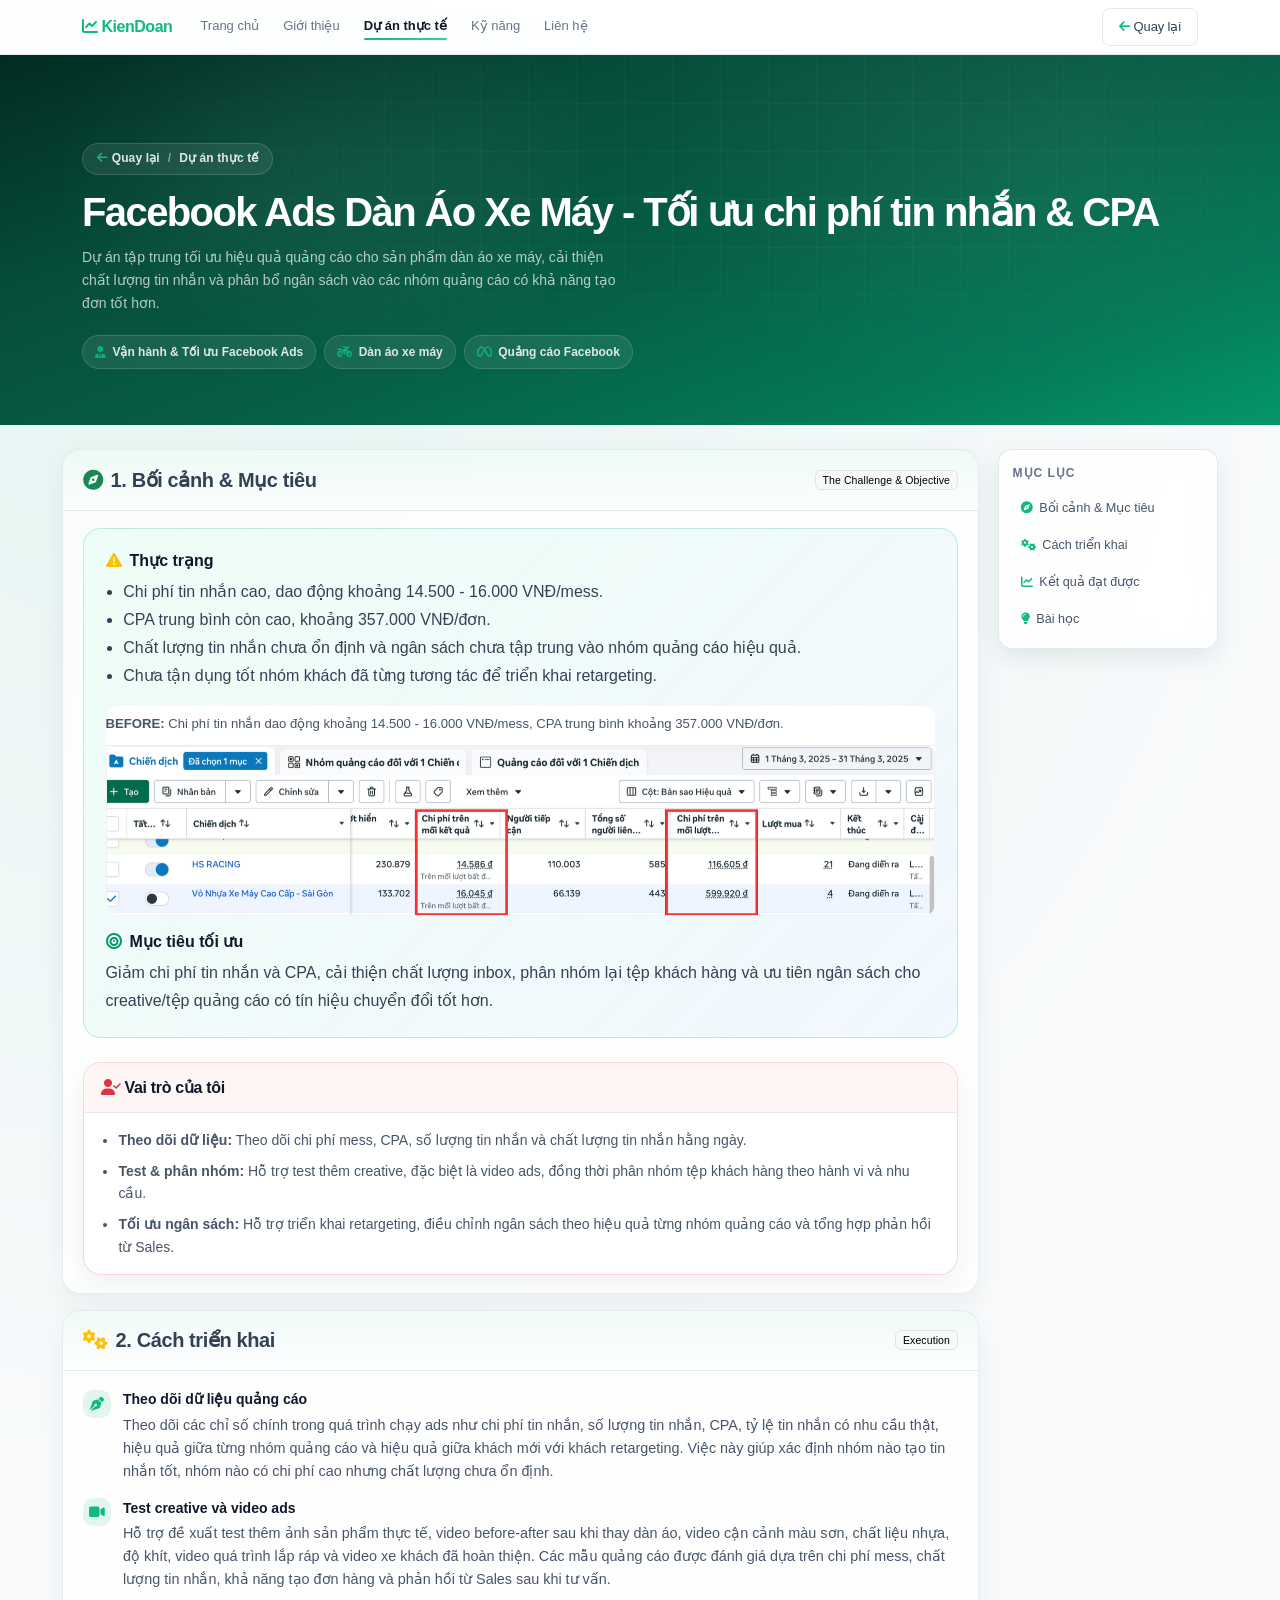
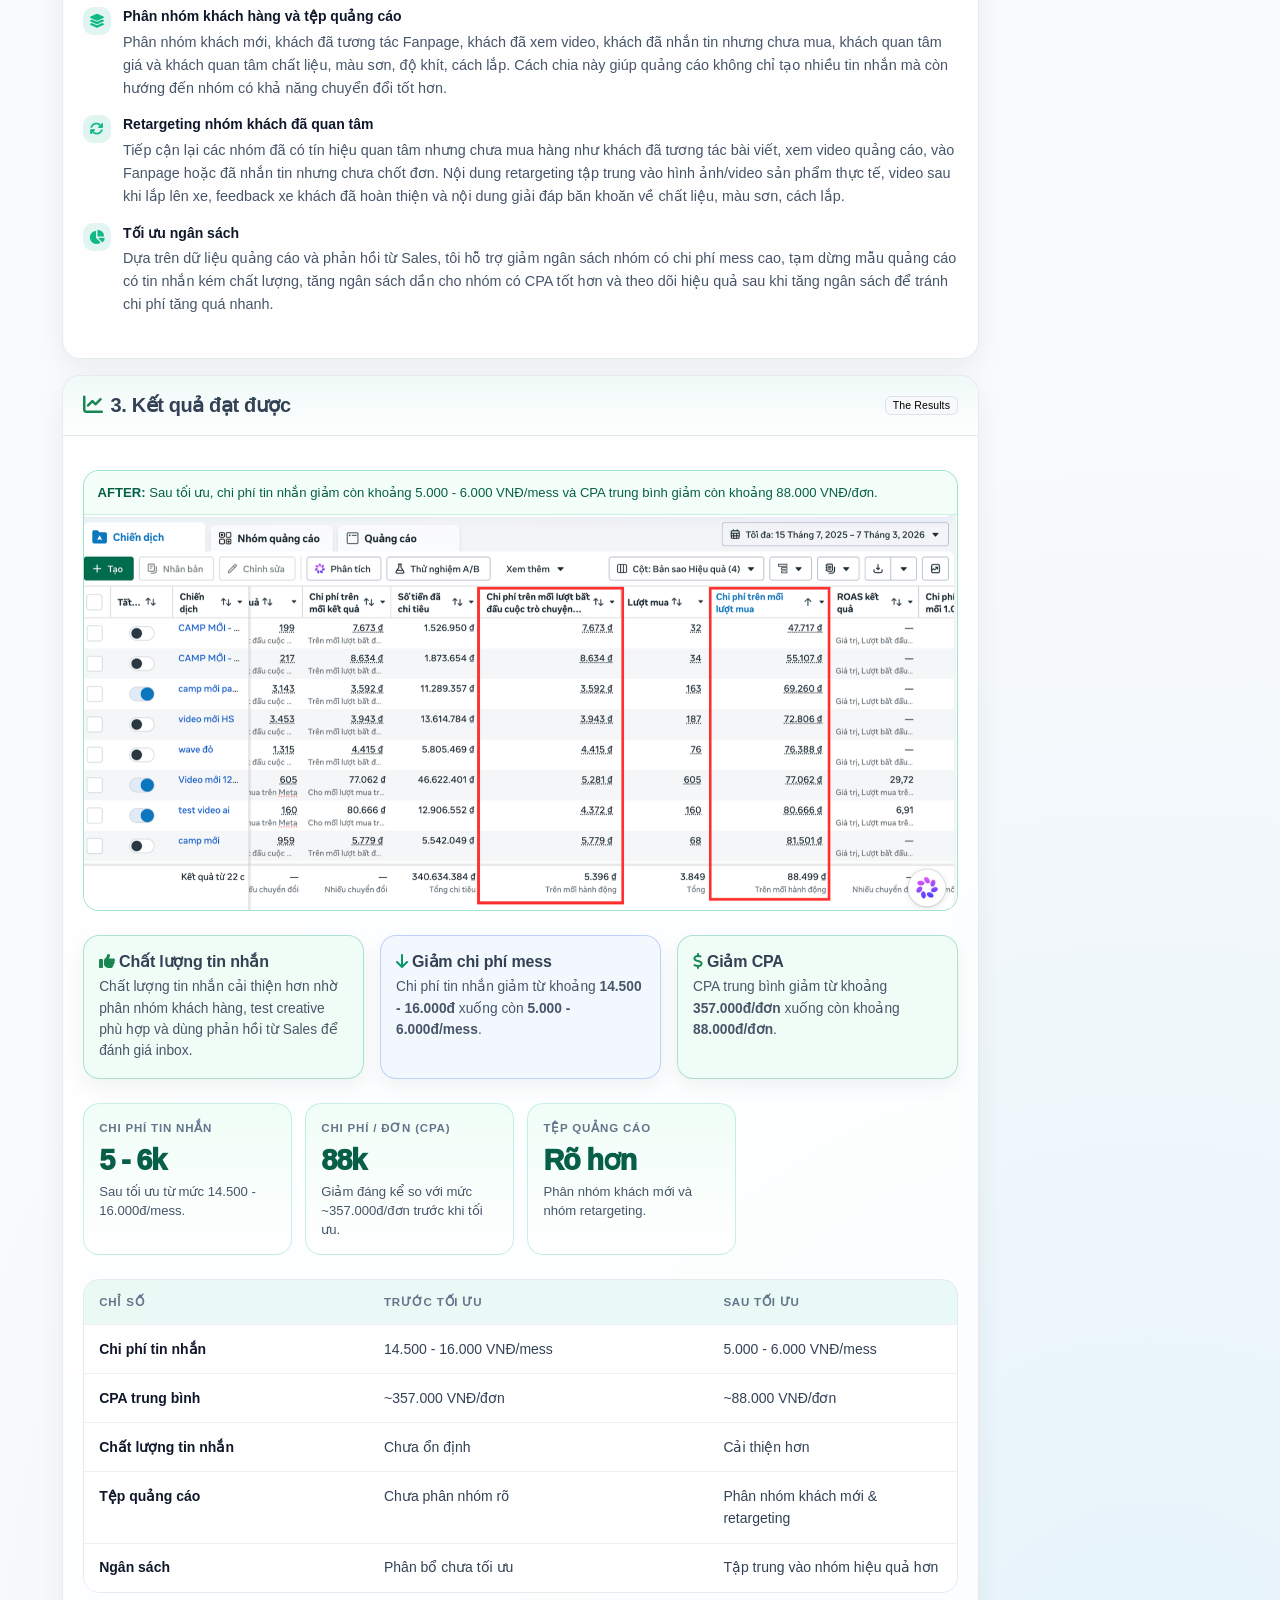
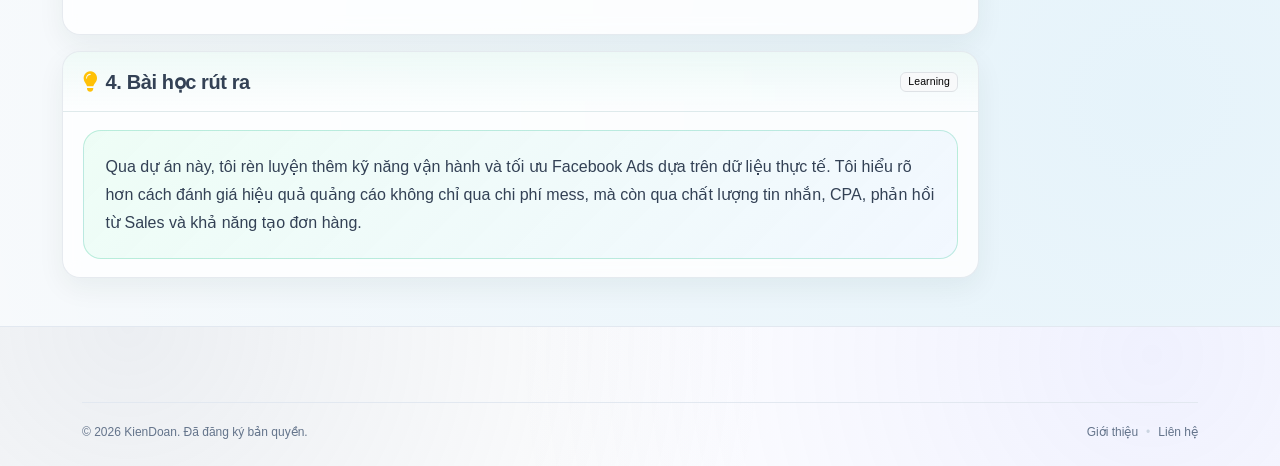
<file: case-study.html>
<!DOCTYPE html>
<html lang="vi">

<head>
  <meta charset="UTF-8">
  <meta name="viewport" content="width=device-width,initial-scale=1.0">
  <title>Case Study Facebook Ads Dàn Áo Xe Máy | Hồ Sơ KienDoan</title>
  <meta name="description"
    content="Case study tối ưu Facebook Ads cho sản phẩm dàn áo xe máy, tập trung giảm chi phí tin nhắn, CPA và cải thiện chất lượng inbox.">
  <link rel="preconnect" href="https://fonts.googleapis.com">
  <link rel="preconnect" href="https://fonts.gstatic.com" crossorigin>
  <link href="https://fonts.googleapis.com/css2?family=Inter:wght@300;400;500;600;700;800;900&amp;display=swap"
    rel="stylesheet">
  <link href="https://cdn.jsdelivr.net/npm/bootstrap@5.3.3/dist/css/bootstrap.min.css" rel="stylesheet">
  <link href="https://cdnjs.cloudflare.com/ajax/libs/font-awesome/6.5.1/css/all.min.css" rel="stylesheet">
  <link href="assets/css/styles.css" rel="stylesheet">
  <style>
    html {
      scroll-behavior: smooth;
    }

    body {
      background:
        radial-gradient(circle at 12% 8%, rgba(16, 185, 129, 0.08), transparent 33%),
        radial-gradient(circle at 90% 90%, rgba(14, 165, 233, 0.08), transparent 36%),
        #f8fafc;
    }

    .read-progress {
      position: fixed;
      top: 0;
      left: 0;
      height: 3px;
      width: 0;
      background: linear-gradient(90deg, #10b981, #14b8a6);
      z-index: 1200;
      box-shadow: 0 3px 10px rgba(16, 185, 129, 0.35);
      transition: width 120ms linear;
    }

    .case-floating-nav {
      position: sticky;
      top: 92px;
      align-self: start;
      padding: .85rem;
      border-radius: 14px;
      border: 1px solid rgba(148, 163, 184, 0.25);
      background: rgba(255, 255, 255, 0.86);
      backdrop-filter: blur(10px);
      -webkit-backdrop-filter: blur(10px);
      box-shadow: 0 10px 24px rgba(2, 44, 34, 0.08);
    }

    .case-layout {
      display: grid;
      grid-template-columns: minmax(0, 1fr) 220px;
      gap: 1.2rem;
      align-items: start;
    }

    .case-content {
      min-width: 0;
    }

    .case-nav-title {
      margin: 0 0 .55rem;
      font-size: .75rem;
      font-weight: 850;
      color: var(--gray-500);
      text-transform: uppercase;
      letter-spacing: .08em;
    }

    .case-nav-list {
      margin: 0;
      padding: 0;
      list-style: none;
      display: grid;
      gap: .28rem;
    }

    .case-nav-link {
      display: flex;
      align-items: center;
      gap: .42rem;
      font-size: .79rem;
      text-decoration: none;
      color: var(--gray-600);
      padding: .38rem .5rem;
      border-radius: 10px;
      transition: background 180ms ease, color 180ms ease, transform 180ms ease;
    }

    .case-nav-link i {
      font-size: .75rem;
      color: var(--primary-600);
    }

    .case-nav-link:hover {
      color: var(--gray-900);
      background: rgba(16, 185, 129, 0.08);
      transform: translateX(2px);
    }

    .case-nav-link.is-active {
      color: var(--primary-800);
      background: rgba(16, 185, 129, 0.12);
      font-weight: 700;
    }

    .visual-placeholder {
      border: 1px dashed rgba(148, 163, 184, 0.45);
      border-radius: 14px;
      background: linear-gradient(135deg, rgba(16, 185, 129, 0.08), rgba(255, 255, 255, 0.96));
      min-height: 118px;
      padding: .85rem;
      display: grid;
      place-items: center;
      text-align: center;
      color: var(--gray-600);
      font-size: .84rem;
      font-weight: 700;
    }

    .visual-placeholder small {
      display: block;
      margin-top: .35rem;
      color: var(--gray-500);
      font-weight: 600;
    }

    .mini-chart {
      border: 1px solid rgba(148, 163, 184, 0.25);
      border-radius: 14px;
      background: linear-gradient(180deg, rgba(248, 250, 252, 0.88), #fff);
      padding: .75rem;
    }

    .mini-chart-head {
      font-size: .72rem;
      font-weight: 800;
      color: var(--gray-500);
      letter-spacing: .06em;
      text-transform: uppercase;
      margin-bottom: .65rem;
    }

    .mini-bars {
      display: flex;
      align-items: flex-end;
      gap: .35rem;
      min-height: 74px;
    }

    .mini-bars span {
      flex: 1;
      border-radius: 999px 999px 6px 6px;
      background: linear-gradient(180deg, rgba(16, 185, 129, .82), rgba(16, 185, 129, .42));
      border: 1px solid rgba(16, 185, 129, .24);
    }

    .mini-bars span:nth-child(1) {
      height: 32px;
    }

    .mini-bars span:nth-child(2) {
      height: 56px;
    }

    .mini-bars span:nth-child(3) {
      height: 74px;
    }

    .mini-bars span:nth-child(4) {
      height: 46px;
    }

    .mini-bars span:nth-child(5) {
      height: 26px;
    }

    .mini-legend {
      display: flex;
      justify-content: space-between;
      gap: .45rem;
      margin-top: .6rem;
      font-size: .68rem;
      color: var(--gray-500);
      font-weight: 700;
    }

    .mini-heat {
      display: grid;
      grid-template-columns: repeat(5, 1fr);
      gap: .3rem;
    }

    .mini-heat span {
      aspect-ratio: 1/1;
      border-radius: 8px;
      border: 1px solid rgba(148, 163, 184, .2);
      background: #ecfeff;
    }

    .mini-heat span:nth-child(2),
    .mini-heat span:nth-child(7),
    .mini-heat span:nth-child(11) {
      background: #bbf7d0;
    }

    .mini-heat span:nth-child(3),
    .mini-heat span:nth-child(8),
    .mini-heat span:nth-child(13) {
      background: #86efac;
    }

    .mini-heat span:nth-child(4),
    .mini-heat span:nth-child(14) {
      background: #fecaca;
    }

    .mini-heat span:nth-child(5),
    .mini-heat span:nth-child(10),
    .mini-heat span:nth-child(15) {
      background: #fee2e2;
    }

    .decision-card {
      border: 1px solid rgba(148, 163, 184, 0.24);
      border-radius: 16px;
      padding: 1rem .95rem;
      background: rgba(255, 255, 255, 0.88);
      box-shadow: 0 8px 20px rgba(2, 44, 34, 0.06);
      height: 100%;
    }

    .decision-card h6 {
      margin: 0 0 .35rem;
      font-weight: 850;
      letter-spacing: -.01em;
    }

    .decision-card p {
      margin: 0;
      color: var(--gray-600);
      font-size: .86rem;
      line-height: 1.55;
    }

    .decision-card.scale {
      border-color: rgba(5, 150, 105, 0.28);
      background: rgba(236, 253, 245, 0.78);
    }

    .decision-card.optimize {
      border-color: rgba(37, 99, 235, 0.26);
      background: rgba(239, 246, 255, 0.76);
    }

    .decision-card.hold {
      border-color: rgba(245, 158, 11, 0.28);
      background: rgba(255, 251, 235, 0.82);
    }

    .decision-card.kill {
      border-color: rgba(239, 68, 68, 0.26);
      background: rgba(254, 242, 242, 0.8);
    }

    .ba-grid {
      display: grid;
      grid-template-columns: repeat(2, minmax(0, 1fr));
      gap: 1rem;
    }

    .ba-card {
      border: 1px solid rgba(148, 163, 184, 0.24);
      border-radius: 18px;
      background: rgba(255, 255, 255, 0.86);
      box-shadow: 0 10px 24px rgba(2, 44, 34, 0.06);
      overflow: hidden;
      height: 100%;
    }

    .ba-card.before {
      border-color: rgba(239, 68, 68, 0.22);
    }

    .ba-card.after {
      border-color: rgba(16, 185, 129, 0.28);
    }

    .ba-card-head {
      display: flex;
      align-items: center;
      justify-content: space-between;
      gap: .75rem;
      padding: .95rem 1.05rem;
      border-bottom: 1px solid rgba(148, 163, 184, 0.18);
    }

    .ba-card.before .ba-card-head {
      background: rgba(254, 242, 242, 0.78);
    }

    .ba-card.after .ba-card-head {
      background: rgba(236, 253, 245, 0.82);
    }

    .ba-title {
      margin: 0;
      font-weight: 900;
      color: var(--gray-900);
      letter-spacing: -.02em;
    }

    .ba-tag {
      flex: 0 0 auto;
      border-radius: 999px;
      padding: .25rem .55rem;
      font-size: .68rem;
      font-weight: 850;
      text-transform: uppercase;
      letter-spacing: .06em;
    }

    .before .ba-tag {
      color: #991b1b;
      background: rgba(254, 226, 226, 0.95);
    }

    .after .ba-tag {
      color: #047857;
      background: rgba(209, 250, 229, 0.95);
    }

    .ba-card-body {
      padding: 1rem 1.05rem;
      color: var(--gray-600);
    }

    .ba-list {
      margin: 0;
      padding-left: 1.1rem;
    }

    .ba-list li+li {
      margin-top: .52rem;
    }

    .ba-metric-grid {
      display: grid;
      grid-template-columns: repeat(4, minmax(0, 1fr));
      gap: .75rem;
      margin-top: 1rem;
    }

    .ba-metric {
      border: 1px solid rgba(148, 163, 184, 0.22);
      border-radius: 14px;
      background: linear-gradient(180deg, rgba(248, 250, 252, 0.9), #fff);
      padding: .85rem;
      min-height: 104px;
    }

    .ba-metric-label {
      margin: 0 0 .4rem;
      font-size: .7rem;
      color: var(--gray-500);
      font-weight: 850;
      text-transform: uppercase;
      letter-spacing: .07em;
    }

    .ba-metric-change {
      display: flex;
      align-items: baseline;
      justify-content: space-between;
      gap: .5rem;
      margin-bottom: .28rem;
    }

    .ba-metric-old {
      color: var(--gray-400);
      font-size: .86rem;
      font-weight: 800;
      text-decoration: line-through;
    }

    .ba-metric-new {
      color: var(--primary-800);
      font-size: 1.15rem;
      font-weight: 950;
      letter-spacing: -.03em;
    }

    .ba-metric-note {
      margin: 0;
      color: var(--gray-500);
      font-size: .78rem;
      line-height: 1.45;
    }

    .action-table {
      border: 1px solid rgba(148, 163, 184, 0.22);
      border-radius: 16px;
      overflow: hidden;
    }

    .action-row {
      display: grid;
      grid-template-columns: 1fr 1.2fr .8fr;
      gap: .75rem;
      padding: .8rem .95rem;
      align-items: start;
      background: rgba(255, 255, 255, 0.82);
    }

    .action-row+.action-row {
      border-top: 1px solid rgba(148, 163, 184, 0.16);
    }

    .action-row.head {
      background: rgba(16, 185, 129, 0.08);
      color: var(--gray-500);
      font-size: .72rem;
      font-weight: 900;
      text-transform: uppercase;
      letter-spacing: .07em;
    }

    .action-row strong {
      color: var(--gray-900);
      font-weight: 850;
    }

    .project-facts {
      display: grid;
      gap: .7rem;
    }

    .project-fact {
      display: grid;
      grid-template-columns: 104px 1fr;
      gap: .75rem;
      padding: .78rem .85rem;
      border: 1px solid rgba(148, 163, 184, 0.2);
      border-radius: 14px;
      background: rgba(248, 250, 252, 0.72);
    }

    .project-fact span {
      color: var(--gray-500);
      font-size: .72rem;
      font-weight: 900;
      text-transform: uppercase;
      letter-spacing: .07em;
    }

    .project-fact strong {
      color: var(--gray-900);
      font-size: .94rem;
      line-height: 1.45;
    }

    .ba-visual {
      margin-top: 1rem;
      border: 1px solid rgba(148, 163, 184, 0.22);
      border-radius: 16px;
      overflow: hidden;
      background: #fff;
    }

    .ba-visual img {
      display: block;
      width: 100%;
      height: auto;
      max-height: 520px;
      object-fit: contain;
      background: #fff;
    }

    .ba-visual figcaption {
      padding: .75rem .85rem;
      color: var(--gray-600);
      background: rgba(248, 250, 252, 0.8);
      border-top: 1px solid rgba(148, 163, 184, 0.18);
      font-size: .82rem;
      line-height: 1.45;
    }

    .strategy-summary {
      border: 1px solid rgba(16, 185, 129, 0.24);
      border-radius: 18px;
      padding: clamp(1rem, 2.5vw, 1.35rem);
      background:
        linear-gradient(135deg, rgba(236, 253, 245, 0.9), rgba(239, 246, 255, 0.82)),
        #fff;
    }

    .strategy-summary p {
      margin: 0;
      color: var(--gray-700);
      line-height: 1.75;
      font-size: 1rem;
    }

    .result-grid {
      display: grid;
      grid-template-columns: repeat(4, minmax(0, 1fr));
      gap: .85rem;
    }

    .result-stat {
      min-height: 132px;
      border: 1px solid rgba(16, 185, 129, 0.22);
      border-radius: 16px;
      padding: .95rem;
      background: linear-gradient(180deg, rgba(236, 253, 245, 0.78), #fff);
    }

    .result-stat .stat-label {
      margin: 0 0 .45rem;
      color: var(--gray-500);
      font-size: .72rem;
      font-weight: 900;
      letter-spacing: .07em;
      text-transform: uppercase;
    }

    .result-stat .stat-value {
      margin: 0;
      color: var(--primary-800);
      font-size: clamp(1.35rem, 3vw, 1.8rem);
      font-weight: 950;
      letter-spacing: -.04em;
      line-height: 1.05;
    }

    .result-stat .stat-note {
      margin: .45rem 0 0;
      color: var(--gray-600);
      font-size: .82rem;
      line-height: 1.45;
    }

    .cta-strip {
      border: 1px solid rgba(16, 185, 129, 0.24);
      border-radius: 20px;
      background: linear-gradient(120deg, rgba(2, 44, 34, 0.96), rgba(6, 95, 70, 0.94));
      color: #fff;
      padding: clamp(1.25rem, 2.5vw, 1.75rem);
      box-shadow: 0 18px 36px rgba(2, 44, 34, 0.2);
    }

    .cta-strip h4 {
      font-weight: 900;
      letter-spacing: -.02em;
      margin-bottom: .45rem;
    }

    .cta-strip p {
      margin: 0;
      color: rgba(255, 255, 255, 0.78);
    }

    .cta-actions {
      display: flex;
      flex-wrap: wrap;
      gap: .55rem;
      margin-top: 1rem;
    }

    .cta-actions .btn {
      border-radius: 999px;
      font-weight: 750;
      padding: .48rem .88rem;
    }

    .case-hero {
      background: linear-gradient(160deg, #022c22 0%, #064e3b 30%, #065f46 55%, #047857 80%, #059669 100%);
      padding: clamp(3.75rem, 7vw, 5.5rem) 0 clamp(2.75rem, 5vw, 3.5rem);
      color: #fff;
      position: relative;
      overflow: hidden;
    }

    .case-hero::before {
      content: '';
      position: absolute;
      inset: 0;
      background:
        radial-gradient(circle at 18% 30%, rgba(255, 255, 255, .10), transparent 35%),
        radial-gradient(circle at 85% 20%, rgba(255, 255, 255, .06), transparent 40%),
        linear-gradient(rgba(255, 255, 255, .03) 1px, transparent 1px),
        linear-gradient(90deg, rgba(255, 255, 255, .03) 1px, transparent 1px);
      background-size: auto, auto, 48px 48px, 48px 48px;
      pointer-events: none;
      opacity: .9;
      mask-image: radial-gradient(ellipse at 60% 30%, black 22%, transparent 70%);
      -webkit-mask-image: radial-gradient(ellipse at 60% 30%, black 22%, transparent 70%);
    }

    .case-hero * {
      position: relative;
    }

    .case-breadcrumb {
      display: inline-flex;
      align-items: center;
      gap: .5rem;
      padding: .35rem .85rem;
      border-radius: 999px;
      background: rgba(255, 255, 255, .08);
      border: 1px solid rgba(255, 255, 255, .14);
      color: rgba(255, 255, 255, .86);
      font-size: .75rem;
      font-weight: 650;
      letter-spacing: .01em;
      backdrop-filter: blur(10px);
      -webkit-backdrop-filter: blur(10px);
      margin-bottom: 1rem;
    }

    .case-title {
      font-weight: 900;
      letter-spacing: -.04em;
      line-height: 1.08;
      font-size: clamp(2rem, 5.2vw, 3rem);
      margin-bottom: .75rem;
    }

    .case-subtitle {
      color: rgba(255, 255, 255, .70);
      max-width: 70ch;
      margin: 0;
      line-height: 1.65;
    }

    .pill-row {
      display: flex;
      flex-wrap: wrap;
      gap: .5rem;
      margin-top: 1.25rem;
    }

    .pill {
      display: inline-flex;
      align-items: center;
      gap: .4rem;
      padding: .4rem .75rem;
      border-radius: 999px;
      background: rgba(255, 255, 255, .08);
      border: 1px solid rgba(255, 255, 255, .14);
      color: rgba(255, 255, 255, .85);
      font-size: .75rem;
      font-weight: 650;
    }

    .pill i {
      opacity: .9;
    }

    .kpi-card {
      border: 1px solid rgba(16, 185, 129, .20);
      border-radius: 16px;
      background: linear-gradient(135deg, rgba(16, 185, 129, .08), rgba(255, 255, 255, .85));
      padding: 1rem 1rem .9rem;
      height: 100%;
      box-shadow: 0 10px 22px rgba(2, 44, 34, 0.05);
      transition: transform 220ms ease, box-shadow 220ms ease, border-color 220ms ease;
    }

    .kpi-card:hover {
      transform: translateY(-4px);
      border-color: rgba(16, 185, 129, 0.35);
      box-shadow: 0 16px 34px rgba(2, 44, 34, 0.12);
    }

    .kpi-top {
      display: flex;
      align-items: center;
      justify-content: space-between;
      gap: .75rem;
    }

    .kpi-icon {
      width: 36px;
      height: 36px;
      border-radius: 12px;
      background: rgba(16, 185, 129, .12);
      color: var(--primary-700);
      display: flex;
      align-items: center;
      justify-content: center;
      flex: 0 0 auto;
    }

    .kpi-label {
      font-size: .72rem;
      color: var(--gray-500);
      font-weight: 750;
      text-transform: uppercase;
      letter-spacing: .08em;
    }

    .kpi-value {
      font-size: 1.35rem;
      font-weight: 900;
      color: var(--gray-900);
      letter-spacing: -.03em;
      line-height: 1.1;
      margin-top: .15rem;
    }

    .kpi-note {
      font-size: .78rem;
      color: var(--gray-500);
      margin-top: .35rem;
    }

    .section-title {
      font-weight: 900;
      letter-spacing: -.03em;
      color: var(--gray-900);
      margin-bottom: .5rem;
      line-height: 1.15;
    }

    .section-lead {
      color: var(--gray-500);
      margin: 0;
      max-width: 75ch;
    }

    .flow-intro {
      border: 1px solid rgba(148, 163, 184, 0.24);
      border-radius: 18px;
      background:
        linear-gradient(135deg, rgba(16, 185, 129, 0.10), rgba(14, 165, 233, 0.08)),
        rgba(255, 255, 255, 0.88);
      backdrop-filter: blur(8px);
      -webkit-backdrop-filter: blur(8px);
      box-shadow: 0 14px 32px rgba(2, 44, 34, 0.08);
      padding: clamp(1rem, 2.6vw, 1.45rem);
      position: relative;
      overflow: hidden;
    }

    .flow-intro::before {
      content: "";
      position: absolute;
      left: 0;
      right: 0;
      top: 0;
      height: 3px;
      background: linear-gradient(90deg, var(--primary-500), #14b8a6);
    }

    .flow-intro .section-title {
      font-size: clamp(1.45rem, 3.5vw, 2.2rem);
      margin-bottom: .65rem;
    }

    .flow-intro .section-lead {
      font-size: clamp(.98rem, 2vw, 1.15rem);
      color: var(--gray-600);
      line-height: 1.65;
    }

    .case-panel {
      border: 1px solid rgba(148, 163, 184, 0.22);
      border-radius: 18px;
      background: rgba(255, 255, 255, 0.8);
      backdrop-filter: blur(8px);
      -webkit-backdrop-filter: blur(8px);
      box-shadow: 0 10px 28px rgba(2, 44, 34, 0.06);
      overflow: hidden;
      transition: transform 240ms ease, box-shadow 240ms ease, border-color 240ms ease;
    }

    .case-panel:hover {
      transform: translateY(-4px);
      box-shadow: 0 20px 40px rgba(2, 44, 34, 0.11);
      border-color: rgba(16, 185, 129, 0.32);
    }

    .case-panel-head {
      padding: 1.1rem 1.25rem;
      border-bottom: 1px solid rgba(148, 163, 184, 0.18);
      background: linear-gradient(180deg, rgba(16, 185, 129, .06), rgba(255, 255, 255, 0));
      display: flex;
      align-items: center;
      justify-content: space-between;
      gap: 1rem;
    }

    .case-panel-title {
      margin: 0;
      font-weight: 900;
      letter-spacing: -.02em;
    }

    .case-panel-body {
      padding: 1.1rem 1.25rem;
    }

    .timeline {
      list-style: none;
      padding: 0;
      margin: 0;
      display: grid;
      gap: .85rem;
    }

    .tl-item {
      display: grid;
      grid-template-columns: auto 1fr;
      gap: .75rem;
      align-items: start;
    }

    .tl-dot {
      width: 28px;
      height: 28px;
      border-radius: 10px;
      background: rgba(16, 185, 129, .12);
      color: var(--primary-700);
      display: flex;
      align-items: center;
      justify-content: center;
      margin-top: .1rem;
      flex: 0 0 auto;
    }

    .tl-title {
      font-weight: 850;
      margin: 0;
      color: var(--gray-900);
    }

    .tl-desc {
      margin: .2rem 0 0;
      color: var(--gray-600);
      font-size: .9rem;
      line-height: 1.6;
    }

    .evidence-box {
      border: 1px dashed rgba(148, 163, 184, 0.4);
      border-radius: 16px;
      background: linear-gradient(135deg, var(--surface-1), #fff);
      min-height: 150px;
      padding: 1rem;
      color: var(--gray-600);
      display: grid;
      place-items: center;
      text-align: center;
      font-weight: 700;
    }

    .evidence-box small {
      display: block;
      font-weight: 650;
      color: var(--gray-500);
      margin-top: .35rem;
    }

    .case-figure {
      border: 1px solid rgba(148, 163, 184, 0.25);
      border-radius: 16px;
      overflow: hidden;
      background: #fff;
      box-shadow: 0 10px 24px rgba(2, 44, 34, 0.08);
    }

    .case-figure img {
      width: 100%;
      height: auto;
      display: block;
      object-fit: contain;
      background: #fff;
      transition: transform 220ms ease;
    }

    .case-figure-link {
      display: block;
      text-decoration: none;
      cursor: zoom-in;
    }

    .case-figure-link:hover img {
      transform: scale(1.02);
    }

    .image-lightbox {
      position: fixed;
      inset: 0;
      background: rgba(2, 6, 23, 0.82);
      backdrop-filter: blur(4px);
      -webkit-backdrop-filter: blur(4px);
      display: none;
      align-items: center;
      justify-content: center;
      padding: 1.2rem;
      z-index: 1100;
    }

    .image-lightbox.is-open {
      display: flex;
    }

    .image-lightbox-content {
      max-width: min(1100px, 95vw);
      max-height: 88vh;
      width: auto;
      height: auto;
      border-radius: 14px;
      border: 1px solid rgba(255, 255, 255, 0.24);
      box-shadow: 0 20px 50px rgba(0, 0, 0, 0.35);
      background: #fff;
      display: block;
    }

    .lightbox-close {
      position: absolute;
      top: 14px;
      right: 14px;
      width: 40px;
      height: 40px;
      border-radius: 999px;
      border: 1px solid rgba(255, 255, 255, 0.28);
      background: rgba(15, 23, 42, 0.62);
      color: #fff;
      display: flex;
      align-items: center;
      justify-content: center;
      cursor: pointer;
      transition: background 180ms ease;
    }

    .lightbox-close:hover {
      background: rgba(15, 23, 42, 0.9);
    }

    .case-figcaption {
      padding: .75rem .9rem;
      font-size: .82rem;
      color: var(--gray-600);
      border-top: 1px solid rgba(148, 163, 184, 0.2);
      background: linear-gradient(180deg, rgba(248, 250, 252, 0.65), #fff);
    }

    .case-section {
      scroll-margin-top: 90px;
    }

    .reveal-item {
      opacity: 0;
      transform: translateY(18px);
      transition: opacity 520ms ease, transform 520ms ease;
    }

    .reveal-item.is-visible {
      opacity: 1;
      transform: translateY(0);
    }

    @media (max-width: 991.98px) {
      .case-hero {
        padding: clamp(2.8rem, 8vw, 3.8rem) 0 clamp(2rem, 6vw, 2.6rem);
      }

      .case-title {
        font-size: clamp(1.65rem, 6.4vw, 2.2rem);
      }

      .case-subtitle {
        font-size: .92rem;
        line-height: 1.58;
      }

      .kpi-card {
        padding: .85rem .85rem .78rem;
      }

      .kpi-value {
        font-size: 1.2rem;
      }

      .case-panel-head,
      .case-panel-body {
        padding: .92rem 1rem;
      }

      .ba-grid,
      .ba-metric-grid,
      .result-grid {
        grid-template-columns: 1fr;
      }

      .project-fact {
        grid-template-columns: 1fr;
        gap: .25rem;
      }

      .action-row {
        grid-template-columns: 1fr;
        gap: .35rem;
      }

      .action-row.head {
        display: none;
      }

      .cta-strip {
        padding: 1.1rem 1rem;
      }

      .cta-actions .btn {
        width: 100%;
        justify-content: center;
      }
    }

    @media (max-width: 575.98px) {
      .read-progress {
        height: 2px;
      }

      .pill-row {
        gap: .38rem;
      }

      .pill {
        font-size: .68rem;
        padding: .33rem .58rem;
      }

      .kpi-note {
        font-size: .72rem;
      }

      .case-panel-title {
        font-size: 1rem;
      }

      .mini-chart-head {
        font-size: .66rem;
      }
    }

    @media (max-width: 1200px) {
      .case-layout {
        grid-template-columns: 1fr;
      }

      .case-floating-nav {
        display: none;
      }
    }
  </style>
</head>

<body>
  <div class="read-progress" id="readProgress"></div>
  <nav class="navbar navbar-expand-lg navbar-custom sticky-top">
    <div class="container">
      <a class="navbar-brand" href="index.html"><i class="fas fa-chart-line me-1"
          style="color:var(--primary-500)"></i><span style="color:var(--primary-500)">KienDoan</span></a>
      <button class="navbar-toggler border-0" type="button" data-bs-toggle="collapse" data-bs-target="#navbarMain">
        <span class="navbar-toggler-icon"></span>
      </button>
      <div class="collapse navbar-collapse" id="navbarMain">
        <ul class="navbar-nav me-auto mb-2 mb-lg-0">
          <li class="nav-item"><a class="nav-link" href="index.html#home">Trang chủ</a></li>
          <li class="nav-item"><a class="nav-link" href="index.html#about">Giới thiệu</a></li>
          <li class="nav-item"><a class="nav-link active" href="case-study.html">Dự án thực tế</a></li>
          <li class="nav-item"><a class="nav-link" href="index.html#skills">Kỹ năng</a></li>
          <li class="nav-item"><a class="nav-link" href="index.html#contact">Liên hệ</a></li>
        </ul>
        <a href="index.html#case-study" class="btn btn-light btn-sm"><i class="fas fa-arrow-left me-1"></i>Quay lại</a>
      </div>
    </div>
  </nav>

  <header class="case-hero">
    <div class="container">
      <div class="case-breadcrumb">
        <a href="index.html#case-study" style="color:inherit;text-decoration:none"><i
            class="fas fa-arrow-left me-1"></i>Quay lại</a>
        <span style="opacity:.55">/</span>
        <span>Dự án thực tế</span>
      </div>
      <h1 class="case-title" style="font-size: clamp(1.8rem, 4vw, 2.5rem);">Facebook Ads Dàn Áo Xe Máy - Tối ưu chi phí tin nhắn & CPA</h1>
      <p class="case-subtitle">Dự án tập trung tối ưu hiệu quả quảng cáo cho sản phẩm dàn áo xe máy, cải thiện chất lượng tin nhắn và phân bổ ngân sách vào các nhóm quảng cáo có khả năng tạo đơn tốt hơn.</p>

      <div class="pill-row">
        <span class="pill"><i class="fas fa-user-tie"></i>Vận hành & Tối ưu Facebook Ads</span>
        <span class="pill"><i class="fas fa-motorcycle"></i>Dàn áo xe máy</span>
        <span class="pill"><i class="fab fa-meta"></i>Quảng cáo Facebook</span>
      </div>
    </div>
  </header>

  <main class="container pb-5" style="max-width:1180px;">
    <div class="case-layout">
      <div class="case-content">
        <!-- SECTION: OVERVIEW & PROBLEM -->
        <div class="case-panel mt-4 case-section reveal-item" id="overview">
          <div class="case-panel-head">
            <h5 class="case-panel-title"><i class="fas fa-compass me-2 text-success"></i>1. Bối cảnh & Mục tiêu</h5>
            <span class="badge text-bg-light border">The Challenge & Objective</span>
          </div>
          <div class="case-panel-body">

            <div class="strategy-summary mb-4">
              <h6 style="font-weight: 800; color: #0f172a; margin-bottom: 0.5rem;"><i
                  class="fas fa-exclamation-triangle me-2 text-warning"></i>Thực trạng</h6>
              <ul class="mb-3" style="padding-left: 1.1rem; color: var(--gray-700); font-size: 1rem; line-height: 1.75;">
                <li>Chi phí tin nhắn cao, dao động khoảng 14.500 - 16.000 VNĐ/mess.</li>
                <li>CPA trung bình còn cao, khoảng 357.000 VNĐ/đơn.</li>
                <li>Chất lượng tin nhắn chưa ổn định và ngân sách chưa tập trung vào nhóm quảng cáo hiệu quả.</li>
                <li>Chưa tận dụng tốt nhóm khách đã từng tương tác để triển khai retargeting.</li>
              </ul>

              <div class="ba-visual mb-3" style="border: none; border-radius: 12px;">
                <figcaption class="case-figcaption"
                  style="border-top: none; border-bottom: 1px solid rgba(148, 163, 184, 0.18); background: transparent; padding: 0.5rem 0 0.75rem;">
                  <strong>BEFORE:</strong> Chi phí tin nhắn dao động khoảng 14.500 - 16.000 VNĐ/mess, CPA trung bình khoảng 357.000 VNĐ/đơn.
                </figcaption>
                <a class="case-figure-link" href="assets/img/before.png" data-lightbox-image="assets/img/before.png"
                  aria-label="Xem ảnh minh họa Before">
                  <img src="assets/img/before.png" alt="Ảnh minh họa dữ liệu quảng cáo trước tối ưu"
                    style="border-radius: 8px; border: 1px solid rgba(148, 163, 184, 0.15);">
                </a>
              </div>

              <h6 style="font-weight: 800; color: #0f172a; margin-bottom: 0.5rem;"><i
                  class="fas fa-bullseye me-2 text-primary"></i>Mục tiêu tối ưu</h6>
              <p class="mb-0">Giảm chi phí tin nhắn và CPA, cải thiện chất lượng inbox, phân nhóm lại tệp khách hàng và ưu tiên ngân sách cho creative/tệp quảng cáo có tín hiệu chuyển đổi tốt hơn.</p>
            </div>

            <div class="ba-card before">
              <div class="ba-card-head">
                <h6 class="ba-title"><i class="fas fa-user-check me-1 text-danger"></i>Vai trò của tôi</h6>

              </div>
              <div class="ba-card-body">
                <ul class="ba-list">
                  <li><strong>Theo dõi dữ liệu:</strong> Theo dõi chi phí mess, CPA, số lượng tin nhắn và chất lượng tin nhắn hằng ngày.</li>
                  <li><strong>Test & phân nhóm:</strong> Hỗ trợ test thêm creative, đặc biệt là video ads, đồng thời phân nhóm tệp khách hàng theo hành vi và nhu cầu.</li>
                  <li><strong>Tối ưu ngân sách:</strong> Hỗ trợ triển khai retargeting, điều chỉnh ngân sách theo hiệu quả từng nhóm quảng cáo và tổng hợp phản hồi từ Sales.</li>
                </ul>

              </div>
            </div>
          </div>
        </div>

        <!-- SECTION: EXECUTION -->
        <div class="case-panel mt-3 case-section reveal-item" id="execution">
          <div class="case-panel-head">
            <h5 class="case-panel-title"><i class="fas fa-gears me-2 text-warning"></i>2. Cách triển khai</h5>
            <span class="badge text-bg-light border">Execution</span>
          </div>
          <div class="case-panel-body">

            <ul class="timeline mb-4">
              <li class="tl-item">
                <div class="tl-dot"><i class="fas fa-pen-nib"></i></div>
                <div>
                  <p class="tl-title">Theo dõi dữ liệu quảng cáo</p>
                  <p class="tl-desc">Theo dõi các chỉ số chính trong quá trình chạy ads như chi phí tin nhắn, số lượng tin nhắn, CPA, tỷ lệ tin nhắn có nhu cầu thật, hiệu quả giữa từng nhóm quảng cáo và hiệu quả giữa khách mới với khách retargeting. Việc này giúp xác định nhóm nào tạo tin nhắn tốt, nhóm nào có chi phí cao nhưng chất lượng chưa ổn định.</p>
                </div>
              </li>
              <li class="tl-item">
                <div class="tl-dot"><i class="fas fa-video"></i></div>
                <div>
                  <p class="tl-title">Test creative và video ads</p>
                  <p class="tl-desc">Hỗ trợ đề xuất test thêm ảnh sản phẩm thực tế, video before-after sau khi thay dàn áo, video cận cảnh màu sơn, chất liệu nhựa, độ khít, video quá trình lắp ráp và video xe khách đã hoàn thiện. Các mẫu quảng cáo được đánh giá dựa trên chi phí mess, chất lượng tin nhắn, khả năng tạo đơn hàng và phản hồi từ Sales sau khi tư vấn.</p>
                </div>
              </li>
              <li class="tl-item">
                <div class="tl-dot"><i class="fas fa-layer-group"></i></div>
                <div>
                  <p class="tl-title">Phân nhóm khách hàng và tệp quảng cáo</p>
                  <p class="tl-desc">Phân nhóm khách mới, khách đã tương tác Fanpage, khách đã xem video, khách đã nhắn tin nhưng chưa mua, khách quan tâm giá và khách quan tâm chất liệu, màu sơn, độ khít, cách lắp. Cách chia này giúp quảng cáo không chỉ tạo nhiều tin nhắn mà còn hướng đến nhóm có khả năng chuyển đổi tốt hơn.</p>
                </div>
              </li>
              <li class="tl-item">
                <div class="tl-dot"><i class="fas fa-sync"></i></div>
                <div>
                  <p class="tl-title">Retargeting nhóm khách đã quan tâm</p>
                  <p class="tl-desc">Tiếp cận lại các nhóm đã có tín hiệu quan tâm nhưng chưa mua hàng như khách đã tương tác bài viết, xem video quảng cáo, vào Fanpage hoặc đã nhắn tin nhưng chưa chốt đơn. Nội dung retargeting tập trung vào hình ảnh/video sản phẩm thực tế, video sau khi lắp lên xe, feedback xe khách đã hoàn thiện và nội dung giải đáp băn khoăn về chất liệu, màu sơn, cách lắp.</p>
                </div>
              </li>
              <li class="tl-item">
                <div class="tl-dot"><i class="fas fa-chart-pie"></i></div>
                <div>
                  <p class="tl-title">Tối ưu ngân sách</p>
                  <p class="tl-desc">Dựa trên dữ liệu quảng cáo và phản hồi từ Sales, tôi hỗ trợ giảm ngân sách nhóm có chi phí mess cao, tạm dừng mẫu quảng cáo có tin nhắn kém chất lượng, tăng ngân sách dần cho nhóm có CPA tốt hơn và theo dõi hiệu quả sau khi tăng ngân sách để tránh chi phí tăng quá nhanh.</p>
                </div>
              </li>
            </ul>


          </div>
        </div>

        <!-- SECTION: RESULTS -->
        <div class="case-panel mt-3 case-section reveal-item" id="result">
          <div class="case-panel-head">
            <h5 class="case-panel-title"><i class="fas fa-chart-line me-2 text-success"></i>3. Kết quả đạt được</h5>
            <span class="badge text-bg-light border">The Results</span>
          </div>
          <div class="case-panel-body">

            <div class="ba-visual mt-3 mb-4" style="border-color: rgba(16, 185, 129, 0.4);">
              <figcaption class="case-figcaption"
                style="background: rgba(236, 253, 245, 0.6); border-top: none; border-bottom: 1px solid rgba(16, 185, 129, 0.18); color: #065f46;">
                <strong>AFTER:</strong> Sau tối ưu, chi phí tin nhắn giảm còn khoảng 5.000 - 6.000 VNĐ/mess và CPA trung bình giảm còn khoảng 88.000 VNĐ/đơn.
              </figcaption>
              <a class="case-figure-link" href="assets/img/after.png" data-lightbox-image="assets/img/after.png"
                aria-label="Xem ảnh After">
                <img src="assets/img/after.png" alt="Ảnh chụp dữ liệu trình quản lý quảng cáo Facebook sau tối ưu">
              </a>
            </div>

            <div class="row g-3 mb-4">
              <div class="col-md-4">
                <div class="decision-card scale">
                  <h6><i class="fas fa-thumbs-up me-1 text-success"></i>Chất lượng tin nhắn</h6>
                  <p>Chất lượng tin nhắn cải thiện hơn nhờ phân nhóm khách hàng, test creative phù hợp và dùng phản hồi từ Sales để đánh giá inbox.</p>
                </div>
              </div>
              <div class="col-md-4">
                <div class="decision-card optimize">
                  <h6><i class="fas fa-arrow-down me-1 text-primary"></i>Giảm chi phí mess</h6>
                  <p>Chi phí tin nhắn giảm từ khoảng <strong>14.500 - 16.000đ</strong> xuống còn <strong>5.000 - 6.000đ/mess</strong>.</p>
                </div>
              </div>
              <div class="col-md-4">
                <div class="decision-card hold"
                  style="border-color: rgba(5, 150, 105, 0.28); background: rgba(236, 253, 245, 0.78);">
                  <h6><i class="fas fa-dollar-sign me-1 text-success"></i>Giảm CPA</h6>
                  <p>CPA trung bình giảm từ khoảng <strong>357.000đ/đơn</strong> xuống còn khoảng <strong>88.000đ/đơn</strong>.</p>
                </div>
              </div>
            </div>

            <div class="result-grid mb-4">
              <div class="result-stat">
                <p class="stat-label">Chi phí tin nhắn</p>
                <p class="stat-value">5 - 6k</p>
                <p class="stat-note">Sau tối ưu từ mức 14.500 - 16.000đ/mess.</p>
              </div>
              <div class="result-stat">
                <p class="stat-label">Chi phí / Đơn (CPA)</p>
                <p class="stat-value">88k</p>
                <p class="stat-note">Giảm đáng kể so với mức ~357.000đ/đơn trước khi tối ưu.</p>
              </div>
              <div class="result-stat">
                <p class="stat-label">Tệp quảng cáo</p>
                <p class="stat-value">Rõ hơn</p>
                <p class="stat-note">Phân nhóm khách mới và nhóm retargeting.</p>
              </div>
            </div>

            <div class="action-table mb-4">
              <div class="action-row head">
                <div>Chỉ số</div>
                <div>Trước tối ưu</div>
                <div>Sau tối ưu</div>
              </div>
              <div class="action-row">
                <div><strong>Chi phí tin nhắn</strong></div>
                <div>14.500 - 16.000 VNĐ/mess</div>
                <div>5.000 - 6.000 VNĐ/mess</div>
              </div>
              <div class="action-row">
                <div><strong>CPA trung bình</strong></div>
                <div>~357.000 VNĐ/đơn</div>
                <div>~88.000 VNĐ/đơn</div>
              </div>
              <div class="action-row">
                <div><strong>Chất lượng tin nhắn</strong></div>
                <div>Chưa ổn định</div>
                <div>Cải thiện hơn</div>
              </div>
              <div class="action-row">
                <div><strong>Tệp quảng cáo</strong></div>
                <div>Chưa phân nhóm rõ</div>
                <div>Phân nhóm khách mới & retargeting</div>
              </div>
              <div class="action-row">
                <div><strong>Ngân sách</strong></div>
                <div>Phân bổ chưa tối ưu</div>
                <div>Tập trung vào nhóm hiệu quả hơn</div>
              </div>
            </div>

          </div>
        </div>

        <!-- SECTION: LEARNINGS -->
        <div class="case-panel mt-3 case-section reveal-item" id="learning">
          <div class="case-panel-head">
            <h5 class="case-panel-title"><i class="fas fa-lightbulb me-2 text-warning"></i>4. Bài học rút ra</h5>
            <span class="badge text-bg-light border">Learning</span>
          </div>
          <div class="case-panel-body">
            <div class="strategy-summary">
              <p>Qua dự án này, tôi rèn luyện thêm kỹ năng vận hành và tối ưu Facebook Ads dựa trên dữ liệu thực tế. Tôi hiểu rõ hơn cách đánh giá hiệu quả quảng cáo không chỉ qua chi phí mess, mà còn qua chất lượng tin nhắn, CPA, phản hồi từ Sales và khả năng tạo đơn hàng.</p>
            </div>
          </div>
        </div>

      </div>

      <aside class="case-floating-nav mt-4" aria-label="Mục lục dự án">
        <p class="case-nav-title">Mục lục</p>
        <ul class="case-nav-list">
          <li><a class="case-nav-link" href="#overview"><i class="fas fa-compass"></i>Bối cảnh & Mục tiêu</a></li>
          <li><a class="case-nav-link" href="#execution"><i class="fas fa-gears"></i>Cách triển khai</a></li>
          <li><a class="case-nav-link" href="#result"><i class="fas fa-chart-line"></i>Kết quả đạt được</a></li>
          <li><a class="case-nav-link" href="#learning"><i class="fas fa-lightbulb"></i>Bài học</a></li>
        </ul>
      </aside>
    </div>
  </main>

  <div class="image-lightbox" id="imageLightbox" aria-hidden="true">
    <button class="lightbox-close" id="lightboxClose" aria-label="Đóng ảnh"><i class="fas fa-xmark"></i></button>
    <img class="image-lightbox-content" id="lightboxImage" alt="Ảnh minh hoạ phóng to">
  </div>

  <footer class="footer mt-0">
    <div class="container">
      <div class="footer-bottom">
        <div>© 2026 KienDoan. Đã đăng ký bản quyền.</div>
        <div><a href="index.html#about">Giới thiệu</a><span class="footer-dot">•</span><a href="index.html#contact">Liên
            hệ</a></div>
      </div>
    </div>
  </footer>

  <script src="https://cdn.jsdelivr.net/npm/bootstrap@5.3.3/dist/js/bootstrap.bundle.min.js"></script>
  <script>
    const lightbox = document.getElementById('imageLightbox');
    const lightboxImage = document.getElementById('lightboxImage');
    const lightboxClose = document.getElementById('lightboxClose');
    const lightboxTriggers = document.querySelectorAll('[data-lightbox-image]');

    const closeLightbox = () => {
      lightbox.classList.remove('is-open');
      lightbox.setAttribute('aria-hidden', 'true');
      lightboxImage.removeAttribute('src');
      document.body.style.overflow = '';
    };

    lightboxTriggers.forEach((trigger) => {
      trigger.addEventListener('click', (event) => {
        event.preventDefault();
        const imageSrc = trigger.getAttribute('data-lightbox-image');
        if (!imageSrc) return;
        lightboxImage.setAttribute('src', imageSrc);
        lightbox.classList.add('is-open');
        lightbox.setAttribute('aria-hidden', 'false');
        document.body.style.overflow = 'hidden';
      });
    });

    lightboxClose?.addEventListener('click', closeLightbox);
    lightbox?.addEventListener('click', (event) => {
      if (event.target === lightbox) closeLightbox();
    });
    document.addEventListener('keydown', (event) => {
      if (event.key === 'Escape' && lightbox?.classList.contains('is-open')) closeLightbox();
    });

    const progressBar = document.getElementById('readProgress');
    const updateProgress = () => {
      const scrollTop = window.scrollY;
      const docHeight = document.documentElement.scrollHeight - window.innerHeight;
      const progress = docHeight > 0 ? (scrollTop / docHeight) * 100 : 0;
      if (progressBar) progressBar.style.width = `${Math.min(100, Math.max(0, progress))}%`;
    };
    window.addEventListener('scroll', updateProgress, { passive: true });
    updateProgress();

    const revealItems = document.querySelectorAll('.reveal-item');
    const revealObserver = new IntersectionObserver((entries, observer) => {
      entries.forEach((entry) => {
        if (entry.isIntersecting) {
          entry.target.classList.add('is-visible');
          observer.unobserve(entry.target);
        }
      });
    }, { threshold: 0.18 });
    revealItems.forEach((item) => revealObserver.observe(item));

    const navLinks = Array.from(document.querySelectorAll('.case-nav-link'));
    const sections = Array.from(document.querySelectorAll('.case-section[id]'));
    const updateActiveSection = () => {
      let currentId = '';
      const triggerPoint = window.scrollY + 150;
      sections.forEach((section) => {
        if (section.offsetTop <= triggerPoint) currentId = section.id;
      });
      navLinks.forEach((link) => {
        const target = link.getAttribute('href')?.replace('#', '');
        link.classList.toggle('is-active', !!target && target === currentId);
      });
    };
    window.addEventListener('scroll', updateActiveSection, { passive: true });
    updateActiveSection();
  </script>
</body>

</html>
</file>
<file: assets/css/styles.css>
/* ══════════════════════════════════════════════════════════
   AccXanh – SaaS-grade Design System
   Inspired by: Linear · Stripe · Vercel
   Font: Inter · Colors: Emerald Green primary
   ══════════════════════════════════════════════════════════ */

/* ── 1. DESIGN TOKENS ────────────────────────────────── */
:root {
    --primary-50: #ecfdf5;
    --primary-100: #d1fae5;
    --primary-200: #a7f3d0;
    --primary-300: #6ee7b7;
    --primary-400: #34d399;
    --primary-500: #10b981;
    --primary-600: #059669;
    --primary-700: #047857;
    --primary-800: #065f46;
    --primary-900: #064e3b;
    /* Biến primary dùng chung cho icon, map về màu xanh lá chuẩn */
    --primary: var(--primary-500);

    --accent-400: #34d399;
    --accent-500: #10b981;
    --accent-600: #059669;

    --gray-50: #f8fafc;
    --gray-100: #f1f5f9;
    --gray-200: #e2e8f0;
    --gray-300: #cbd5e1;
    --gray-400: #94a3b8;
    --gray-500: #64748b;
    --gray-600: #475569;
    --gray-700: #334155;
    --gray-800: #1e293b;
    --gray-900: #0f172a;

    --danger: #ef4444;
    --warning: #f59e0b;
    --info: #3b82f6;
    --success: #22c55e;

    --surface-0: #ffffff;
    --surface-1: #f8fafc;
    --surface-2: #f1f5f9;

    --font-family: 'Plus Jakarta Sans', -apple-system, BlinkMacSystemFont, 'Segoe UI', sans-serif;
    --text-xs: .75rem;
    --text-sm: .8125rem;
    --text-base: .875rem;
    --text-lg: 1rem;
    --text-xl: 1.125rem;
    --text-2xl: 1.5rem;
    --text-3xl: 1.875rem;
    --text-4xl: 2.25rem;
    --text-5xl: 3rem;
    --lh-tight: 1.15;
    --lh-snug: 1.35;
    --lh-normal: 1.6;

    --space-1: .25rem;
    --space-2: .5rem;
    --space-3: .75rem;
    --space-4: 1rem;
    --space-5: 1.25rem;
    --space-6: 1.5rem;
    --space-8: 2rem;
    --space-10: 2.5rem;
    --space-12: 3rem;
    --space-16: 4rem;
    --space-20: 5rem;
    --space-24: 6rem;

    --radius-xs: 6px;
    --radius-sm: 8px;
    --radius-md: 10px;
    --radius-lg: 14px;
    --radius-xl: 18px;
    --radius-2xl: 24px;
    --radius-full: 9999px;

    --shadow-xs: 0 1px 2px rgba(0, 0, 0, .04);
    --shadow-sm: 0 1px 3px rgba(0, 0, 0, .05), 0 1px 2px rgba(0, 0, 0, .03);
    --shadow-md: 0 4px 6px -1px rgba(0, 0, 0, .05), 0 2px 4px -2px rgba(0, 0, 0, .03);
    --shadow-lg: 0 10px 15px -3px rgba(0, 0, 0, .05), 0 4px 6px -4px rgba(0, 0, 0, .03);
    --shadow-xl: 0 20px 25px -5px rgba(0, 0, 0, .06), 0 8px 10px -6px rgba(0, 0, 0, .03);
    --shadow-primary: 0 4px 14px rgba(99, 102, 241, .2);
    --shadow-hover: 0 8px 25px rgba(0, 0, 0, .07);
    --shadow-card: 0 0 0 1px rgba(0, 0, 0, .03), 0 2px 4px rgba(0, 0, 0, .04);
    --shadow-card-hover: 0 0 0 1px rgba(99, 102, 241, .12), 0 8px 20px rgba(0, 0, 0, .06);

    --ease-out: cubic-bezier(.2, 0, 0, 1);
    --ease-spring: cubic-bezier(.34, 1.56, .64, 1);
    --transition-fast: 150ms var(--ease-out);
    --transition-base: 250ms var(--ease-out);
    --transition-slow: 400ms var(--ease-out);
    --focus-ring: 0 0 0 3px rgba(16, 185, 129, .22);

    --border: 1px solid var(--gray-200);
}

/* ── 2. GLOBAL RESET ─────────────────────────────────── */
*,
*::before,
*::after {
    box-sizing: border-box;
}

html {
    scroll-behavior: smooth;
}

body {
    font-family: var(--font-family);
    font-size: var(--text-base);
    line-height: var(--lh-normal);
    color: var(--gray-700);
    background: var(--surface-0);
    min-height: 100vh;
    -webkit-font-smoothing: antialiased;
    -moz-osx-font-smoothing: grayscale;
    text-rendering: optimizeLegibility;
}

a {
    color: var(--primary-600);
    text-decoration: none;
    transition: color var(--transition-fast);
}

a:hover {
    color: var(--primary-700);
}

img {
    max-width: 100%;
    height: auto;
}

a:focus-visible,
button:focus-visible,
.btn:focus-visible,
.nav-link:focus-visible,
.form-control:focus-visible,
.form-select:focus-visible {
    outline: none;
    box-shadow: var(--focus-ring);
    border-radius: 8px;
}

::-webkit-scrollbar {
    width: 6px;
}

::-webkit-scrollbar-track {
    background: transparent;
}

::-webkit-scrollbar-thumb {
    background: var(--gray-300);
    border-radius: var(--radius-full);
}

::-webkit-scrollbar-thumb:hover {
    background: var(--gray-400);
}

.letter-spacing {
    letter-spacing: .06em;
}

/* ── 3. BOOTSTRAP OVERRIDES ──────────────────────────── */
.btn {
    font-weight: 500;
    font-size: var(--text-sm);
    border-radius: var(--radius-sm);
    padding: .5rem 1rem;
    transition: all var(--transition-base);
    letter-spacing: -.01em;
}

.btn:active {
    transform: scale(.97);
}

.btn-primary {
    background: var(--primary-600) !important;
    border-color: var(--primary-600) !important;
    box-shadow: 0 1px 2px rgba(0, 0, 0, .05);
}

.btn-primary:hover,
.btn-primary:focus {
    background: var(--primary-700) !important;
    border-color: var(--primary-700) !important;
    box-shadow: var(--shadow-primary);
}

.btn:hover {
    transform: translateY(-1px);
}

.btn-outline-primary {
    color: var(--primary-600) !important;
    border-color: var(--gray-300) !important;
    background: var(--surface-0) !important;
}

.btn-outline-primary:hover {
    background: var(--primary-50) !important;
    border-color: var(--primary-300) !important;
    color: var(--primary-700) !important;
    box-shadow: none;
}

.btn-light {
    background: var(--surface-0) !important;
    border: var(--border) !important;
    color: var(--gray-700) !important;
}

.btn-light:hover {
    background: var(--gray-50) !important;
    border-color: var(--gray-300) !important;
}

.text-primary {
    color: var(--primary-600) !important;
}

.bg-primary {
    background-color: var(--primary-600) !important;
}

.form-control,
.form-select {
    border-radius: var(--radius-sm);
    border: var(--border);
    font-size: var(--text-sm);
    padding: .5rem .75rem;
    transition: border-color var(--transition-fast), box-shadow var(--transition-fast);
    color: var(--gray-700);
}

.form-control:focus,
.form-select:focus {
    border-color: var(--primary-400);
    box-shadow: 0 0 0 3px rgba(99, 102, 241, .08);
}

.form-check-input:checked {
    background-color: var(--primary-600);
    border-color: var(--primary-600);
}

.badge {
    font-weight: 500;
    letter-spacing: .01em;
}

.card {
    border: var(--border) !important;
    border-radius: var(--radius-lg) !important;
    box-shadow: var(--shadow-card);
}

/* ── 4. TOPBAR ───────────────────────────────────────── */
.topbar {
    background: var(--surface-0);
    color: var(--gray-700);
    text-align: center;
    padding: .45rem var(--space-4);
    font-size: var(--text-xs);
    font-weight: 500;
    letter-spacing: .01em;
    border-bottom: 1px solid var(--gray-200);
}

.topbar .badge {
    background: var(--primary-50) !important;
    color: var(--primary-600) !important;
    font-family: 'SF Mono', SFMono-Regular, ui-monospace, monospace;
    font-size: .65rem;
    letter-spacing: .06em;
    padding: .2em .6em;
    vertical-align: middle;
    border-radius: var(--radius-xs);
}

/* ── 5. NAVBAR ───────────────────────────────────────── */
.navbar-custom {
    background: rgba(255, 255, 255, .92) !important;
    backdrop-filter: blur(16px) saturate(180%);
    -webkit-backdrop-filter: blur(16px) saturate(180%);
    border-bottom: var(--border);
    padding: .5rem 0;
    transition: box-shadow var(--transition-base), background-color var(--transition-base);
    z-index: 1030;
}

.navbar-custom.scrolled {
    box-shadow: var(--shadow-sm);
}

.navbar-custom .navbar-brand {
    font-weight: 700;
    font-size: var(--text-lg);
    color: var(--gray-900) !important;
    letter-spacing: -.03em;
}

.navbar-custom .navbar-brand i {
    color: var(--primary-500);
}

/* Icon trong header dùng màu xanh lá chủ đề */
.navbar-custom .fa-shopping-cart,
.navbar-custom .fa-wallet,
.navbar-custom .fa-user,
.navbar-custom .fa-search,
.navbar-custom .fa-bolt,
.navbar-custom .btn-light i {
    color: var(--primary-500) !important;
}

.navbar-custom .nav-link {
    font-weight: 500;
    font-size: var(--text-sm);
    color: var(--gray-500) !important;
    padding: .4rem .75rem !important;
    border-radius: var(--radius-sm);
    transition: all var(--transition-fast);
    position: relative;
}

.navbar-custom .nav-link:hover {
    color: var(--gray-900) !important;
    background: var(--gray-50);
}

.navbar-custom .nav-link.active {
    color: var(--gray-900) !important;
    font-weight: 600;
}

.navbar-custom .nav-link::after {
    content: '';
    position: absolute;
    left: .75rem;
    right: .75rem;
    bottom: .2rem;
    height: 2px;
    border-radius: 999px;
    background: linear-gradient(90deg, var(--primary-500), var(--primary-400));
    transform: scaleX(0);
    transform-origin: left;
    transition: transform var(--transition-fast);
}

.navbar-custom .nav-link:hover::after,
.navbar-custom .nav-link.active::after {
    transform: scaleX(1);
}

.navbar-custom .dropdown-menu {
    border: var(--border);
    border-radius: var(--radius-md);
    box-shadow: var(--shadow-lg);
    padding: .25rem;
    margin-top: .5rem;
    z-index: 1050;
}

.navbar-custom .dropdown-item {
    border-radius: var(--radius-xs);
    padding: .45rem .75rem;
    font-size: var(--text-sm);
    font-weight: 500;
    color: var(--gray-600);
    transition: background var(--transition-fast);
}

.navbar-custom .dropdown-item:hover {
    background: var(--gray-50);
    color: var(--gray-900);
}

.navbar-custom .form-control {
    border: var(--border);
    background: var(--gray-50);
    border-radius: var(--radius-full);
    font-size: var(--text-sm);
    padding: .4rem .875rem;
}

.cart-badge-nav {
    position: absolute;
    top: -5px;
    right: -5px;
    background: var(--primary-600);
    color: #fff;
    font-size: .6rem;
    font-weight: 700;
    min-width: 17px;
    height: 17px;
    border-radius: var(--radius-full);
    display: flex;
    align-items: center;
    justify-content: center;
    border: 2px solid var(--surface-0);
}

/* ── 6. HERO SECTION ─────────────────────────────────── */
.hero-section {
    background: radial-gradient(circle at 10% 20%, #033a2e 0%, #064e3b 25%, #065f46 50%, #047857 75%, #022c22 100%);
    background-size: 200% 200%;
    animation: flowGradient 15s ease infinite;
    padding: 0 !important;
    position: relative;
    overflow: hidden;
}

@keyframes flowGradient {
    0% { background-position: 0% 50%; }
    50% { background-position: 100% 50%; }
    100% { background-position: 0% 50%; }
}

/* Floating Particles */
.hero-particles {
    position: absolute;
    inset: 0;
    z-index: 0;
    pointer-events: none;
    background-image: 
        radial-gradient(circle at center, rgba(167, 243, 208, 0.4) 1px, transparent 1px),
        radial-gradient(circle at center, rgba(52, 211, 153, 0.2) 2px, transparent 2px);
    background-size: 60px 60px, 120px 120px;
    background-position: 0 0, 30px 30px;
    animation: particleFloat 40s linear infinite;
    opacity: 0.5;
}

@keyframes particleFloat {
    0% { transform: translateY(0); }
    100% { transform: translateY(-120px); }
}

/* Animated gradient orbs */
.hero-orb {
    position: absolute;
    border-radius: 50%;
    filter: blur(80px);
    pointer-events: none;
    will-change: transform;
}

.hero-orb-1 {
    width: 500px;
    height: 500px;
    background: radial-gradient(circle, rgba(16, 185, 129, .35), transparent 70%);
    top: -120px;
    right: -80px;
    animation: orbFloat1 8s ease-in-out infinite;
}

.hero-orb-2 {
    width: 400px;
    height: 400px;
    background: radial-gradient(circle, rgba(52, 211, 153, .2), transparent 70%);
    bottom: -100px;
    left: -60px;
    animation: orbFloat2 10s ease-in-out infinite;
}

.hero-orb-3 {
    width: 300px;
    height: 300px;
    background: radial-gradient(circle, rgba(167, 243, 208, .12), transparent 70%);
    top: 40%;
    left: 45%;
    animation: orbFloat3 12s ease-in-out infinite;
}

@keyframes orbFloat1 {

    0%,
    100% {
        transform: translate(0, 0) scale(1);
    }

    50% {
        transform: translate(-30px, 20px) scale(1.08);
    }
}

@keyframes orbFloat2 {

    0%,
    100% {
        transform: translate(0, 0) scale(1);
    }

    50% {
        transform: translate(25px, -15px) scale(1.05);
    }
}

@keyframes orbFloat3 {

    0%,
    100% {
        transform: translate(0, 0) scale(1);
    }

    50% {
        transform: translate(-20px, -25px) scale(1.1);
    }
}

/* Subtle grid pattern */
.hero-grid {
    position: absolute;
    inset: 0;
    background-image:
        linear-gradient(rgba(255, 255, 255, .03) 1px, transparent 1px),
        linear-gradient(90deg, rgba(255, 255, 255, .03) 1px, transparent 1px);
    background-size: 48px 48px;
    pointer-events: none;
    mask-image: radial-gradient(ellipse at 60% 40%, black 20%, transparent 70%);
    -webkit-mask-image: radial-gradient(ellipse at 60% 40%, black 20%, transparent 70%);
}

/* ── Digital Vector Decorations ── */
.hero-vector {
    position: absolute;
    pointer-events: none;
    z-index: 1;
    opacity: 0;
    animation: vectorFadeIn 1.2s ease-out forwards;
}

@keyframes vectorFadeIn {
    from {
        opacity: 0;
        transform: scale(0.9);
    }

    to {
        opacity: 1;
        transform: scale(1);
    }
}

/* Circuit board - top right area */
.hero-vector-circuit {
    width: 320px;
    height: 320px;
    top: -20px;
    right: 2%;
    animation-delay: 0.5s;
    animation-name: vectorFadeIn, vectorFloat1;
    animation-duration: 1.2s, 15s;
    animation-timing-function: ease-out, ease-in-out;
    animation-fill-mode: forwards, none;
    animation-iteration-count: 1, infinite;
    animation-delay: 0.5s, 0.5s;
}

@keyframes vectorFloat1 {

    0%,
    100% {
        transform: translate(0, 0) rotate(0deg);
    }

    50% {
        transform: translate(-8px, 10px) rotate(1deg);
    }
}

/* Hexagonal grid - bottom left */
.hero-vector-hex {
    width: 260px;
    height: 240px;
    bottom: -30px;
    left: 0;
    animation-delay: 0.8s;
    animation-name: vectorFadeIn, vectorFloat2;
    animation-duration: 1.2s, 18s;
    animation-timing-function: ease-out, ease-in-out;
    animation-fill-mode: forwards, none;
    animation-iteration-count: 1, infinite;
    animation-delay: 0.8s, 0.8s;
}

@keyframes vectorFloat2 {

    0%,
    100% {
        transform: translate(0, 0) rotate(0deg);
    }

    50% {
        transform: translate(10px, -8px) rotate(-1deg);
    }
}

/* Floating geometric shape 1 - rotated square, left middle */
.hero-vector-geo1 {
    width: 60px;
    height: 60px;
    top: 20%;
    left: 8%;
    animation-delay: 0.6s;
    animation-name: vectorFadeIn, vectorSpin1;
    animation-duration: 1.2s, 20s;
    animation-timing-function: ease-out, linear;
    animation-fill-mode: forwards, none;
    animation-iteration-count: 1, infinite;
    animation-delay: 0.6s, 0.6s;
}

@keyframes vectorSpin1 {
    0% {
        transform: rotate(0deg);
    }

    100% {
        transform: rotate(360deg);
    }
}

/* Floating geometric shape 2 - concentric circles, top center */
.hero-vector-geo2 {
    width: 80px;
    height: 80px;
    top: 8%;
    left: 38%;
    animation-delay: 0.7s;
    animation-name: vectorFadeIn, vectorFloat3;
    animation-duration: 1.2s, 12s;
    animation-timing-function: ease-out, ease-in-out;
    animation-fill-mode: forwards, none;
    animation-iteration-count: 1, infinite;
    animation-delay: 0.7s, 0.7s;
}

@keyframes vectorFloat3 {

    0%,
    100% {
        transform: translate(0, 0);
    }

    33% {
        transform: translate(5px, -6px);
    }

    66% {
        transform: translate(-4px, 3px);
    }
}

/* Floating geometric shape 3 - triangle, bottom right */
.hero-vector-geo3 {
    width: 45px;
    height: 45px;
    bottom: 18%;
    right: 10%;
    animation-delay: 0.9s;
    animation-name: vectorFadeIn, vectorSpin2;
    animation-duration: 1.2s, 25s;
    animation-timing-function: ease-out, linear;
    animation-fill-mode: forwards, none;
    animation-iteration-count: 1, infinite;
    animation-delay: 0.9s, 0.9s;
}

@keyframes vectorSpin2 {
    0% {
        transform: rotate(0deg);
    }

    100% {
        transform: rotate(-360deg);
    }
}

/* Data connection streams - right side */
.hero-vector-data {
    width: 120px;
    height: 100%;
    top: 0;
    right: 0;
    animation-delay: 0.4s;
}

/* Binary code rain - left side */
.hero-vector-binary {
    width: 80px;
    height: 200px;
    bottom: 10%;
    left: 3%;
    animation-delay: 1s;
    animation-name: vectorFadeIn, vectorBinaryDrift;
    animation-duration: 1.2s, 20s;
    animation-timing-function: ease-out, ease-in-out;
    animation-fill-mode: forwards, none;
    animation-iteration-count: 1, infinite;
    animation-delay: 1s, 1s;
}

@keyframes vectorBinaryDrift {

    0%,
    100% {
        transform: translateY(0);
    }

    50% {
        transform: translateY(-10px);
    }
}

/* Chip/processor - top left area */
.hero-vector-chip {
    width: 90px;
    height: 90px;
    top: 12%;
    left: 18%;
    animation-delay: 0.7s;
    animation-name: vectorFadeIn, vectorFloat4;
    animation-duration: 1.2s, 16s;
    animation-timing-function: ease-out, ease-in-out;
    animation-fill-mode: forwards, none;
    animation-iteration-count: 1, infinite;
    animation-delay: 0.7s, 0.7s;
}

@keyframes vectorFloat4 {

    0%,
    100% {
        transform: translate(0, 0) rotate(0deg);
    }

    25% {
        transform: translate(3px, -5px) rotate(2deg);
    }

    50% {
        transform: translate(-2px, 4px) rotate(-1deg);
    }

    75% {
        transform: translate(4px, 2px) rotate(1deg);
    }
}

/* Dots constellation - center background */
.hero-vector-dots {
    width: 350px;
    height: 350px;
    top: 10%;
    left: 25%;
    animation-delay: 0.3s;
    animation-name: vectorFadeIn, vectorFloat5;
    animation-duration: 1.2s, 22s;
    animation-timing-function: ease-out, ease-in-out;
    animation-fill-mode: forwards, none;
    animation-iteration-count: 1, infinite;
    animation-delay: 0.3s, 0.3s;
}

@keyframes vectorFloat5 {

    0%,
    100% {
        transform: translate(0, 0);
    }

    25% {
        transform: translate(-5px, 8px);
    }

    50% {
        transform: translate(6px, -4px);
    }

    75% {
        transform: translate(-3px, -6px);
    }
}

/* Hide some vectors on smaller screens */
@media (max-width: 991px) {
    .hero-vector-circuit {
        width: 200px;
        height: 200px;
        right: -20px;
        top: -10px;
    }

    .hero-vector-hex {
        width: 180px;
        height: 160px;
    }

    .hero-vector-data {
        width: 80px;
    }

    .hero-vector-chip {
        display: none;
    }

    .hero-vector-dots {
        width: 250px;
        height: 250px;
    }

    .hero-vector-geo2 {
        display: none;
    }
}

@media (max-width: 575px) {
    .hero-vector-circuit {
        width: 150px;
        height: 150px;
    }

    .hero-vector-hex {
        display: none;
    }

    .hero-vector-binary {
        display: none;
    }

    .hero-vector-data {
        display: none;
    }

    .hero-vector-geo1 {
        display: none;
    }

    .hero-vector-geo3 {
        display: none;
    }

    .hero-vector-dots {
        width: 180px;
        height: 180px;
        opacity: 0.5;
    }
}

/* Hero label pill */
.hero-section .hero-label {
    display: inline-flex;
    align-items: center;
    gap: .5rem;
    padding: .4rem 1rem;
    background: rgba(4, 47, 46, 0.6);
    border: 1px solid rgba(20, 184, 166, 0.3);
    border-radius: var(--radius-full);
    font-size: var(--text-xs);
    font-weight: 600;
    color: #ccfbf1;
    margin-bottom: var(--space-6);
    backdrop-filter: blur(12px);
    -webkit-backdrop-filter: blur(12px);
    box-shadow: 0 4px 15px rgba(20, 184, 166, 0.1);
    animation: fadeInUp .6s ease-out;
}

.hero-section .hero-label .pulse-dot {
    width: 7px;
    height: 7px;
    border-radius: 50%;
    background: #14b8a6;
    box-shadow: 0 0 8px rgba(20, 184, 166, .6);
    animation: pulse 2s infinite;
}

/* Hero heading */
.hero-section h1 {
    font-size: clamp(2.4rem, 6vw, 4.2rem);
    font-weight: 800;
    line-height: 1.1;
    letter-spacing: -.03em;
    color: #ffffff;
    margin-bottom: var(--space-5);
    animation: fadeInUp .6s ease-out .1s both;
}

.hero-section h1 .gradient-text {
    background: linear-gradient(to right, #14b8a6, #2dd4bf);
    -webkit-background-clip: text;
    background-clip: text;
    -webkit-text-fill-color: transparent;
}

/* Floating Glass Bubbles */
.glass-bubble {
    position: absolute;
    width: 65px;
    height: 65px;
    border-radius: 50%;
    background: rgba(255, 255, 255, 0.1);
    backdrop-filter: blur(12px);
    -webkit-backdrop-filter: blur(12px);
    border: 1px solid rgba(255, 255, 255, 0.25);
    box-shadow: 0 10px 30px rgba(0, 0, 0, 0.15), inset 0 2px 4px rgba(255, 255, 255, 0.1);
    display: flex;
    justify-content: center;
    align-items: center;
    font-size: 1.75rem;
    z-index: 10;
    transition: transform 0.3s ease;
    pointer-events: auto;
    user-select: none;
    -webkit-user-select: none;
}

.glass-bubble:hover {
    transform: scale(1.1) !important;
}

.bubble-meta {
    top: 15%;
    left: -15%;
    color: #1877f2;
    animation: bubbleFloat1 6s ease-in-out infinite;
}

.bubble-google {
    top: 45%;
    right: -10%;
    color: #ea4335;
    width: 55px;
    height: 55px;
    font-size: 1.5rem;
    animation: bubbleFloat2 7s ease-in-out infinite 1s;
}

.bubble-tiktok {
    bottom: 20%;
    left: -5%;
    color: #000000;
    text-shadow: 1px 1px 0 #24f6f0, -1px -1px 0 #fe2c55;
    animation: bubbleFloat3 5s ease-in-out infinite 0.5s;
}

.bubble-analytics {
    top: 5%;
    right: 5%;
    color: #f59e0b; /* Amber */
    width: 45px;
    height: 45px;
    font-size: 1.2rem;
    animation: bubbleFloat4 8s ease-in-out infinite 0.2s;
}

.bubble-shopify {
    top: 65%;
    left: -20%;
    color: #95bf47; /* Shopify Green */
    width: 50px;
    height: 50px;
    font-size: 1.4rem;
    animation: bubbleFloat1 7s ease-in-out infinite 1.5s;
}

.bubble-target {
    bottom: 35%;
    right: -15%;
    color: #ec4899; /* Pink */
    width: 40px;
    height: 40px;
    font-size: 1.1rem;
    animation: bubbleFloat3 6s ease-in-out infinite 0.8s;
}

@keyframes bubbleFloat1 {
    0%, 100% { transform: translateY(0) rotate(0deg); }
    50% { transform: translateY(-15px) rotate(-10deg); }
}

@keyframes bubbleFloat2 {
    0%, 100% { transform: translateY(0) rotate(0deg); }
    50% { transform: translateY(15px) rotate(15deg); }
}

@keyframes bubbleFloat3 {
    0%, 100% { transform: translateY(0) rotate(0deg); }
    50% { transform: translateY(-10px) rotate(5deg); }
}

@keyframes bubbleFloat4 {
    0%, 100% { transform: translateY(0) rotate(0deg); }
    50% { transform: translateY(12px) rotate(-20deg); }
}

@media (max-width: 991px) {
    .bubble-meta { left: 0; }
    .bubble-google { right: 0; }
    .bubble-tiktok { left: 5%; bottom: 15%; }
    .bubble-analytics { right: 10%; top: 0; }
    .bubble-shopify { left: -5%; top: 50%; }
    .bubble-target { right: -5%; bottom: 30%; }
}

/* Hero description */
.hero-section .hero-desc {
    font-size: 1.05rem;
    color: rgba(255, 255, 255, .6);
    line-height: 1.6;
    max-width: 480px;
    margin-bottom: var(--space-7);
    animation: fadeInUp .6s ease-out .2s both;
}

/* Hero CTA buttons */
.hero-section .hero-actions {
    display: flex;
    gap: .75rem;
    flex-wrap: wrap;
    animation: fadeInUp .6s ease-out .3s both;
}

.hero-section .hero-actions .btn {
    padding: .85rem 1.8rem;
    font-weight: 700;
    font-size: .95rem;
    letter-spacing: .01em;
    display: inline-flex;
    align-items: center;
    transition: all 300ms cubic-bezier(0.4, 0, 0.2, 1);
}

.hero-section .hero-actions .btn-primary {
    background: #14b8a6 !important;
    border-color: #14b8a6 !important;
    color: #022c22 !important;
    box-shadow: 0 8px 25px rgba(20, 184, 166, 0.35);
}

.hero-section .hero-actions .btn-primary:hover {
    background: #2dd4bf !important;
    border-color: #2dd4bf !important;
    box-shadow: 0 12px 30px rgba(20, 184, 166, 0.5);
    transform: translateY(-2px);
}

.hero-section .hero-actions .btn-outline-light {
    background: rgba(255, 255, 255, 0.05) !important;
    border: 1px solid rgba(255, 255, 255, 0.3) !important;
    color: #ffffff !important;
    backdrop-filter: blur(8px);
    -webkit-backdrop-filter: blur(8px);
}

.hero-section .hero-actions .btn-outline-light:hover {
    background: #ffffff !important;
    color: #0f172a !important;
    transform: translateY(-2px);
    box-shadow: 0 8px 20px rgba(255, 255, 255, 0.2);
}

/* Social proof */
.hero-social-proof {
    display: flex;
    align-items: center;
    gap: .75rem;
    margin-top: var(--space-7);
    animation: fadeInUp .6s ease-out .4s both;
}

.hero-avatars {
    display: flex;
}

.hero-avatar {
    width: 32px;
    height: 32px;
    border-radius: 50%;
    display: flex;
    align-items: center;
    justify-content: center;
    font-size: .7rem;
    font-weight: 700;
    color: #fff;
    border: 2px solid rgba(6, 78, 59, .8);
    margin-left: -8px;
}

.hero-avatar:first-child {
    margin-left: 0;
}

.hero-proof-text {
    font-size: var(--text-xs);
    color: rgba(255, 255, 255, .55);
}

.hero-proof-text strong {
    color: #a7f3d0;
}

/* ── Stat cards 2x2 grid ── */
.hero-stats-grid {
    display: grid;
    grid-template-columns: 1fr 1fr;
    gap: .75rem;
    animation: fadeInUp .6s ease-out .3s both;
}

.hero-stat-card {
    background: rgba(255, 255, 255, .07);
    backdrop-filter: blur(16px);
    -webkit-backdrop-filter: blur(16px);
    border: 1px solid rgba(255, 255, 255, .1);
    border-radius: var(--radius-lg);
    padding: var(--space-5) var(--space-4);
    text-align: center;
    transition: all .3s ease;
}

.hero-stat-card:hover {
    background: rgba(255, 255, 255, .12);
    border-color: rgba(255, 255, 255, .2);
    transform: translateY(-3px);
    box-shadow: 0 8px 32px rgba(0, 0, 0, .12);
}

.hero-stat-icon {
    width: 36px;
    height: 36px;
    margin: 0 auto var(--space-3);
    border-radius: var(--radius-md);
    background: rgba(52, 211, 153, .15);
    display: flex;
    align-items: center;
    justify-content: center;
    color: #6ee7b7;
    font-size: .85rem;
}

.hero-stat-number {
    font-size: var(--text-2xl);
    font-weight: 800;
    color: #fff;
    line-height: 1;
    margin-bottom: .2rem;
    letter-spacing: -.03em;
}

.hero-stat-label {
    font-size: .65rem;
    color: rgba(255, 255, 255, .45);
    text-transform: uppercase;
    letter-spacing: .1em;
    font-weight: 600;
}

/* Fade-in animation */
@keyframes fadeInUp {
    from {
        opacity: 0;
        transform: translateY(16px);
    }

    to {
        opacity: 1;
        transform: translateY(0);
    }
}

/* ── 7. TRUST BAR / LOGO BAR ────────────────────────── */
.trust-bar {
    border-top: var(--border);
    border-bottom: var(--border);
    background: var(--surface-1);
    padding: var(--space-4) 0;
}

.trust-item {
    display: flex;
    align-items: center;
    justify-content: center;
    gap: .5rem;
    font-size: var(--text-sm);
    font-weight: 500;
    color: var(--gray-500);
}

.trust-item i {
    font-size: var(--text-base);
    width: 32px;
    height: 32px;
    border-radius: var(--radius-sm);
    display: flex;
    align-items: center;
    justify-content: center;
    background: var(--surface-0);
    border: var(--border);
}

/* ── 8. SECTION LAYOUT ───────────────────────────────── */
.section-header {
    margin-bottom: clamp(1.5rem, 2.5vw, 2.25rem);
}

.section-header h2 {
    font-weight: 700;
    font-size: clamp(1.5rem, 2.6vw, 2rem);
    color: var(--gray-900);
    letter-spacing: -.03em;
    margin-bottom: .25rem;
    line-height: 1.2;
}

.section-header p {
    color: var(--gray-400);
    font-size: .92rem;
    margin-top: .25rem;
}

.section-label {
    display: inline-flex;
    align-items: center;
    gap: .35rem;
    font-size: .7rem;
    font-weight: 600;
    text-transform: uppercase;
    letter-spacing: .08em;
    color: var(--primary-500);
    margin-bottom: .5rem;
    padding: .2rem .6rem;
    background: var(--primary-50);
    border-radius: var(--radius-full);
}

/* ── 9. CATEGORIES BAR ────────────────────────────────── */
.categories-bar {
    padding: var(--space-8) 0 var(--space-6);
    background: linear-gradient(180deg, var(--surface-1) 0%, var(--surface-0) 100%);
    border-bottom: 1px solid var(--gray-100);
    position: relative;
    overflow: hidden;
}

/* Subtle decorative background glow */
.categories-bar::before {
    content: '';
    position: absolute;
    top: -60%;
    left: 50%;
    translate: -50% 0;
    width: 600px;
    height: 200px;
    background: radial-gradient(ellipse, rgba(16, 185, 129, .06) 0%, transparent 70%);
    pointer-events: none;
}

.categories-pills {
    display: flex;
    align-items: center;
    justify-content: center;
    gap: .625rem;
    flex-wrap: wrap;
    position: relative;
    z-index: 1;
}

.cat-pill {
    display: inline-flex;
    align-items: center;
    gap: .55rem;
    padding: .55rem 1.15rem .55rem .65rem;
    border-radius: var(--radius-full);
    background: var(--surface-0);
    border: 1px solid var(--gray-200);
    font-size: var(--text-sm);
    font-weight: 550;
    color: var(--gray-600);
    text-decoration: none;
    transition: all 280ms cubic-bezier(.2, 0, 0, 1);
    white-space: nowrap;
    position: relative;
    overflow: hidden;
    letter-spacing: -.01em;
}

/* Shimmer sweep on hover */
.cat-pill::after {
    content: '';
    position: absolute;
    top: 0;
    left: -100%;
    width: 100%;
    height: 100%;
    background: linear-gradient(90deg, transparent 0%, rgba(16, 185, 129, .06) 50%, transparent 100%);
    transition: left 500ms ease;
    pointer-events: none;
}

.cat-pill:hover::after {
    left: 100%;
}

/* SVG icon circle wrapper */
.cat-pill-icon {
    width: 28px;
    height: 28px;
    border-radius: 50%;
    display: flex;
    align-items: center;
    justify-content: center;
    flex-shrink: 0;
    background: linear-gradient(135deg, var(--primary-50), var(--primary-100));
    transition: all 280ms cubic-bezier(.2, 0, 0, 1);
    position: relative;
}

.cat-pill-icon svg {
    width: 14px;
    height: 14px;
    transition: transform 280ms cubic-bezier(.34, 1.56, .64, 1);
}

/* Glow ring behind icon on hover */
.cat-pill-icon::before {
    content: '';
    position: absolute;
    inset: -2px;
    border-radius: 50%;
    background: linear-gradient(135deg, var(--primary-300), var(--primary-500));
    opacity: 0;
    transition: opacity 280ms ease;
    z-index: -1;
}

.cat-pill:hover {
    background: var(--surface-0);
    border-color: var(--primary-300);
    color: var(--primary-800);
    transform: translateY(-2px);
    box-shadow: 0 4px 16px rgba(16, 185, 129, .12), 0 1px 3px rgba(16, 185, 129, .08);
}

.cat-pill:hover .cat-pill-icon {
    background: linear-gradient(135deg, var(--primary-400), var(--primary-600));
    transform: scale(1.05);
}

.cat-pill:hover .cat-pill-icon::before {
    opacity: .25;
}

.cat-pill:hover .cat-pill-icon svg {
    transform: scale(1.1);
}

.cat-pill:hover .cat-pill-icon svg path,
.cat-pill:hover .cat-pill-icon svg circle,
.cat-pill:hover .cat-pill-icon svg rect,
.cat-pill:hover .cat-pill-icon svg polygon,
.cat-pill:hover .cat-pill-icon svg line {
    stroke: #fff;
    fill: none;
}

/* For filled SVG elements on hover */
.cat-pill:hover .cat-pill-icon svg .fill-icon {
    fill: #fff;
    stroke: none;
}

.cat-pill:active {
    transform: translateY(0) scale(.97);
    transition-duration: 100ms;
}

@media (max-width: 575px) {
    .categories-pills {
        gap: .5rem;
    }

    .cat-pill {
        padding: .45rem 1rem .45rem .55rem;
        font-size: .75rem;
    }

    .cat-pill-icon {
        width: 24px;
        height: 24px;
    }

    .cat-pill-icon svg {
        width: 12px;
        height: 12px;
    }
}

/* ── 10. PRODUCT CARD ────────────────────────────────── */
.product-card {
    background: var(--surface-0) !important;
    border: var(--border) !important;
    border-radius: var(--radius-lg) !important;
    overflow: hidden;
    transition: all var(--transition-base);
    cursor: pointer;
    box-shadow: var(--shadow-card) !important;
}

.product-card:hover {
    border-color: var(--primary-200) !important;
    box-shadow: var(--shadow-card-hover) !important;
    transform: translateY(-3px);
}

.product-card .card-img-top {
    background: var(--gray-50) !important;
    border-bottom: var(--border);
    transition: background var(--transition-base);
}

.product-card:hover .card-img-top {
    background: var(--primary-50) !important;
}

.product-card .card-body {
    padding: var(--space-4) !important;
}

/* ── Product Badges (SaaS Green Style) ── */
.product-badge {
    display: inline-flex;
    align-items: center;
    gap: 2px;
    font-size: .65rem;
    font-weight: 700;
    letter-spacing: .04em;
    text-transform: uppercase;
    padding: .35em .7em;
    border-radius: var(--radius-full);
    z-index: 3;
    backdrop-filter: blur(8px);
    -webkit-backdrop-filter: blur(8px);
    box-shadow: 0 2px 12px rgba(0, 0, 0, .08), 0 0 0 1px rgba(255, 255, 255, .1) inset;
    transition: all .25s ease;
    animation: badgePop .35s cubic-bezier(.34, 1.56, .64, 1) both;
}

.product-badge i {
    font-size: .55rem;
}

.product-card:hover .product-badge {
    transform: scale(1.05) translateY(-1px);
    box-shadow: 0 4px 16px rgba(0, 0, 0, .12);
}

/* HOT badge — vibrant warm gradient */
.product-badge--hot {
    background: linear-gradient(135deg, #ef4444, #f97316);
    color: #fff;
    box-shadow: 0 4px 12px rgba(239, 68, 68, .3), 0 0 0 1px rgba(255, 255, 255, .15) inset;
}

.product-badge--hot i {
    color: #ef4444 !important;
    background: #fff;
    width: 16px;
    height: 16px;
    display: flex;
    align-items: center;
    justify-content: center;
    border-radius: 50%;
    font-size: 8px;
    box-shadow: 0 1px 3px rgba(0, 0, 0, 0.1);
}

/* MỚI badge — emerald green gradient */
.product-badge--new {
    background: linear-gradient(135deg, #10b981, #34d399);
    color: #fff;
    box-shadow: 0 2px 12px rgba(16, 185, 129, .3), 0 0 0 1px rgba(255, 255, 255, .15) inset;
}

/* SALE badge — dark emerald glass */
.product-badge--sale {
    background: linear-gradient(135deg, #064e3b, #065f46);
    color: #6ee7b7;
    border: 1px solid rgba(110, 231, 183, .25);
    box-shadow: 0 2px 12px rgba(6, 78, 59, .3), 0 0 0 1px rgba(110, 231, 183, .1) inset;
}

@keyframes badgePop {
    from {
        opacity: 0;
        transform: scale(.8) translateY(4px);
    }

    to {
        opacity: 1;
        transform: scale(1) translateY(0);
    }
}

.product-card .btn-primary {
    width: 34px;
    height: 34px;
    padding: 0;
    display: flex;
    align-items: center;
    justify-content: center;
    border-radius: var(--radius-sm) !important;
    font-size: var(--text-sm);
}

.product-card .btn-primary:hover {
    transform: scale(1.05);
}

/* ── 11. FEATURE CARDS ───────────────────────────────── */
.feature-card {
    background: var(--surface-0);
    border: var(--border);
    border-radius: var(--radius-lg);
    padding: var(--space-6);
    transition: all var(--transition-base);
}

.feature-card:hover {
    border-color: var(--primary-200);
    box-shadow: var(--shadow-card-hover);
    transform: translateY(-3px);
}

.feature-icon {
    width: 56px;
    height: 56px;
    border-radius: var(--radius-md);
    display: flex;
    align-items: center;
    justify-content: center;
    margin: 0 auto var(--space-4);
    position: relative;
    transition: all var(--transition-base);
}

.feature-icon svg {
    width: 100%;
    height: 100%;
}

/* Individual icon backgrounds */
.feature-icon--speed {
    background: linear-gradient(135deg, rgba(52, 211, 153, 0.08), rgba(5, 150, 105, 0.04));
    border: 1px solid rgba(52, 211, 153, 0.12);
}

.feature-icon--lock {
    background: linear-gradient(135deg, rgba(16, 185, 129, 0.08), rgba(4, 120, 87, 0.04));
    border: 1px solid rgba(16, 185, 129, 0.12);
}

.feature-icon--shield {
    background: linear-gradient(135deg, rgba(110, 231, 183, 0.08), rgba(5, 150, 105, 0.04));
    border: 1px solid rgba(110, 231, 183, 0.12);
}

.feature-icon--price {
    background: linear-gradient(135deg, rgba(52, 211, 153, 0.08), rgba(4, 120, 87, 0.04));
    border: 1px solid rgba(52, 211, 153, 0.12);
}

.feature-icon--support {
    background: linear-gradient(135deg, rgba(110, 231, 183, 0.08), rgba(16, 185, 129, 0.04));
    border: 1px solid rgba(110, 231, 183, 0.12);
}

/* Hover glow effect */
.feature-card:hover .feature-icon {
    box-shadow: 0 0 20px rgba(52, 211, 153, 0.15), 0 0 40px rgba(52, 211, 153, 0.05);
    border-color: rgba(52, 211, 153, 0.25);
    transform: scale(1.05);
}

/* ── 12. VARIANT PICKER ──────────────────────────────── */
.variant-option {
    border: var(--border);
    border-radius: var(--radius-md);
    padding: var(--space-3) var(--space-4);
    cursor: pointer;
    transition: all var(--transition-fast);
    text-align: center;
    min-width: 120px;
}

.variant-option:hover {
    border-color: var(--primary-300);
    background: var(--primary-50);
}

.variant-option.selected {
    border-color: var(--primary-500);
    background: var(--primary-50);
    box-shadow: 0 0 0 1px var(--primary-500);
}

/* ── 13. CART ────────────────────────────────────────── */
.cart-item {
    background: var(--surface-0);
    border: var(--border);
    border-radius: var(--radius-lg);
    padding: var(--space-4);
    transition: all var(--transition-fast);
}

.cart-item:hover {
    box-shadow: var(--shadow-sm);
}

.cart-item img {
    width: 64px;
    height: 64px;
    object-fit: contain;
    border-radius: var(--radius-sm);
    background: var(--surface-1);
    padding: var(--space-2);
}

/* ── 14. BREADCRUMB ──────────────────────────────────── */
.breadcrumb-custom {
    padding: var(--space-3) 0;
    background: transparent;
}

.breadcrumb-custom .breadcrumb-item a {
    color: var(--gray-400);
    font-size: var(--text-sm);
    font-weight: 500;
}

.breadcrumb-custom .breadcrumb-item a:hover {
    color: var(--primary-500);
}

.breadcrumb-custom .breadcrumb-item.active {
    color: var(--gray-700);
    font-weight: 600;
    font-size: var(--text-sm);
}

/* ── 15. AUTH MODAL ──────────────────────────────────── */
.auth-modal-content {
    border: none !important;
    border-radius: var(--radius-xl) !important;
    box-shadow: 0 25px 50px rgba(0, 0, 0, .12), 0 0 0 1px rgba(0, 0, 0, .04) !important;
    padding: var(--space-8) var(--space-8) var(--space-6);
    position: relative;
    overflow: hidden;
}

.auth-modal-content::before {
    content: '';
    position: absolute;
    top: 0;
    left: 0;
    right: 0;
    height: 3px;
    background: linear-gradient(90deg, var(--primary-500), var(--accent-500));
}

.auth-modal-close {
    position: absolute;
    top: var(--space-4);
    right: var(--space-4);
    z-index: 10;
    background: var(--gray-50) !important;
    border-radius: var(--radius-full) !important;
    width: 30px;
    height: 30px;
    display: flex;
    align-items: center;
    justify-content: center;
    opacity: .5;
    transition: all var(--transition-fast);
}

.auth-modal-close:hover {
    opacity: 1;
    transform: rotate(90deg);
}

.auth-modal-logo {
    margin-bottom: var(--space-5);
}

.auth-brand {
    font-size: 1.25rem;
    font-weight: 700;
    color: var(--gray-900);
    letter-spacing: -.02em;
}

.auth-brand i {
    color: var(--primary-500);
}

.auth-tabs {
    display: flex;
    background: var(--gray-100);
    border-radius: var(--radius-sm);
    padding: 3px;
    margin-bottom: var(--space-5);
    position: relative;
}

.auth-tab {
    flex: 1;
    padding: .5rem .75rem;
    border: none;
    background: transparent;
    font-size: var(--text-sm);
    font-weight: 600;
    color: var(--gray-500);
    cursor: pointer;
    border-radius: var(--radius-xs);
    position: relative;
    z-index: 2;
    transition: color var(--transition-fast);
}

.auth-tab.active {
    color: var(--gray-900);
}

.auth-tab-indicator {
    position: absolute;
    top: 3px;
    left: 3px;
    width: calc(50% - 3px);
    height: calc(100% - 6px);
    background: var(--surface-0);
    border-radius: var(--radius-xs);
    box-shadow: var(--shadow-sm);
    transition: transform .25s cubic-bezier(.4, 0, .2, 1);
    z-index: 1;
}

.auth-form-pane {
    display: none;
    animation: authFadeIn .25s ease;
}

.auth-form-pane.active {
    display: block;
}

@keyframes authFadeIn {
    from {
        opacity: 0;
        transform: translateY(6px);
    }

    to {
        opacity: 1;
        transform: translateY(0);
    }
}

.auth-modal-content .form-label {
    color: var(--gray-600);
    font-size: var(--text-xs);
    font-weight: 600;
}

.auth-modal-content .input-group-text {
    background: var(--surface-1);
    border-color: var(--gray-200);
    color: var(--gray-400);
}

.auth-modal-content .form-control:focus {
    border-color: var(--primary-400);
    box-shadow: 0 0 0 3px rgba(99, 102, 241, .08);
}

.auth-modal-content .btn-primary {
    padding: .6rem;
    font-size: var(--text-sm);
}

/* Legacy auth-card */
.auth-card {
    background: var(--surface-0);
    border: var(--border);
    border-radius: var(--radius-xl);
    box-shadow: var(--shadow-xl);
    max-width: 440px;
    margin: clamp(2rem, 6vw, 4rem) auto;
    padding: var(--space-10);
}

.auth-card h2 {
    font-weight: 700;
    color: var(--gray-900);
    font-size: var(--text-2xl);
}

.auth-card .form-label {
    color: var(--gray-600);
}

.auth-card .input-group-text {
    background: var(--surface-1);
    border-color: var(--gray-200);
    color: var(--gray-400);
}

.auth-card .btn-primary {
    padding: .65rem;
    font-size: var(--text-sm);
}

/* ── 16. ADMIN ───────────────────────────────────────── */
.admin-sidebar {
    background: var(--gray-900);
    color: rgba(255, 255, 255, .7);
    min-height: 100vh;
    width: 240px;
    padding: var(--space-5) var(--space-4);
    position: fixed;
    top: 0;
    left: 0;
    z-index: 1040;
    border-right: 1px solid rgba(255, 255, 255, .06);
}

.admin-sidebar .sidebar-brand {
    font-size: var(--text-base);
    font-weight: 700;
    color: #fff;
    padding: 0 var(--space-3) var(--space-5);
    border-bottom: 1px solid rgba(255, 255, 255, .08);
    margin-bottom: var(--space-4);
    letter-spacing: -.02em;
}

.admin-sidebar .nav-link {
    color: rgba(255, 255, 255, .5);
    padding: .45rem .75rem;
    border-radius: var(--radius-xs);
    margin-bottom: 2px;
    font-size: var(--text-sm);
    font-weight: 500;
    transition: all var(--transition-fast);
}

.admin-sidebar .nav-link:hover {
    background: rgba(255, 255, 255, .06);
    color: rgba(255, 255, 255, .9);
}

.admin-sidebar .nav-link.active {
    background: var(--primary-600);
    color: #fff;
    font-weight: 600;
}

.admin-content {
    margin-left: 240px;
    padding: var(--space-6);
    min-height: 100vh;
    background: var(--surface-1);
}

.kpi-card {
    background: var(--surface-0);
    border: var(--border);
    border-radius: var(--radius-lg);
    padding: var(--space-5);
    transition: all var(--transition-base);
}

.kpi-card:hover {
    box-shadow: var(--shadow-md);
    transform: translateY(-1px);
}

.kpi-card .kpi-value {
    font-size: var(--text-2xl);
    font-weight: 800;
    color: var(--gray-900);
    line-height: 1;
    margin-bottom: .35rem;
    letter-spacing: -.03em;
}

.kpi-card .kpi-label {
    font-size: .65rem;
    color: var(--gray-400);
    text-transform: uppercase;
    letter-spacing: .06em;
    font-weight: 600;
}

.admin-content .table {
    font-size: var(--text-sm);
}

.admin-content .table thead th {
    background: var(--surface-1);
    border-color: var(--gray-200);
    font-size: .65rem;
    text-transform: uppercase;
    letter-spacing: .06em;
    color: var(--gray-400);
    font-weight: 600;
    padding: .6rem .75rem;
}

.admin-content .table tbody tr {
    transition: background var(--transition-fast);
}

.admin-content .table tbody tr:hover {
    background: var(--gray-50);
}

.admin-content .table td {
    padding: .6rem .75rem;
    vertical-align: middle;
}

/* ── 17. FOOTER ──────────────────────────────────────── */
.footer {
    background:
        radial-gradient(circle at 10% 0%, rgba(148, 163, 184, .18), transparent 55%),
        radial-gradient(circle at 90% 20%, rgba(129, 140, 248, .12), transparent 55%),
        var(--surface-0);
    color: var(--gray-600);
    padding: clamp(2.5rem, 4vw, 3.5rem) 0 var(--space-6);
    border-top: 1px solid var(--gray-200);
}

.footer h5,
.footer h6 {
    color: var(--gray-900);
    font-weight: 600;
    margin-bottom: var(--space-4);
    font-size: var(--text-xs);
    text-transform: uppercase;
    letter-spacing: .06em;
}

.footer a {
    color: var(--gray-600);
    transition: color var(--transition-fast);
}

.footer a:hover {
    color: var(--primary-600);
}

.footer p {
    font-size: var(--text-sm);
    line-height: var(--lh-normal);
}

/* Footer Layout */
.footer-top {
    display: grid;
    grid-template-columns: 1.8fr 1fr 1fr 1fr;
    gap: var(--space-8);
    padding-bottom: var(--space-8);
}

.footer-brand {
    max-width: 320px;
}

.footer-logo {
    display: inline-flex;
    align-items: center;
    gap: .4rem;
    font-size: var(--text-lg);
    font-weight: 700;
    color: var(--gray-900) !important;
    margin-bottom: var(--space-3);
}

.footer-logo i {
    color: var(--primary-500);
}

.footer-desc {
    font-size: var(--text-sm);
    color: var(--gray-500);
    line-height: var(--lh-normal);
    margin-bottom: var(--space-4);
}

.footer-chips {
    display: flex;
    flex-wrap: wrap;
    gap: .4rem;
}

.footer-chip {
    display: inline-flex;
    align-items: center;
    gap: .35rem;
    padding: .25rem .65rem;
    border-radius: var(--radius-full);
    background: var(--surface-1);
    border: 1px solid var(--gray-200);
    font-size: .7rem;
    font-weight: 500;
    color: var(--gray-600);
}

.footer-heading {
    font-size: .65rem;
    font-weight: 700;
    text-transform: uppercase;
    letter-spacing: .08em;
    color: var(--gray-500);
    margin-bottom: var(--space-4);
}

.footer-links {
    list-style: none;
    padding: 0;
    margin: 0;
}

.footer-links li {
    margin-bottom: .55rem;
}

.footer-links a {
    font-size: var(--text-sm);
    color: var(--gray-600);
    display: inline-flex;
    align-items: center;
    gap: .4rem;
    transition: color var(--transition-fast), transform var(--transition-fast);
}

.footer-links a:hover {
    color: var(--primary-700);
    transform: translateX(2px);
}

.footer-links a i {
    font-size: .65rem;
    color: var(--primary-500);
}

.footer-bottom {
    border-top: 1px solid var(--gray-200);
    padding-top: var(--space-5);
    margin-top: var(--space-6);
    text-align: center;
    font-size: var(--text-xs);
    color: var(--gray-500);
    display: flex;
    justify-content: space-between;
    align-items: center;
    flex-wrap: wrap;
    gap: .5rem;
}

.footer-bottom a {
    color: var(--gray-500);
}

.footer-bottom a:hover {
    color: var(--primary-600);
}

.footer-dot {
    margin: 0 .5rem;
    color: var(--gray-300);
}

.footer-social {
    display: flex;
    gap: .5rem;
    margin-bottom: var(--space-4);
}

.footer-social a {
    width: 34px;
    height: 34px;
    display: flex;
    align-items: center;
    justify-content: center;
    border-radius: var(--radius-full);
    border: 1px solid var(--gray-200);
    background: var(--surface-1);
    color: var(--gray-700);
    font-size: var(--text-sm);
    transition: all var(--transition-fast);
}

.footer-social a:hover {
    transform: translateY(-1px);
    border-color: var(--primary-500);
    background: var(--primary-50);
}

.footer-note {
    color: var(--gray-500);
    font-size: var(--text-sm);
    display: grid;
    gap: .35rem;
}

.footer-contact {
    display: flex;
    align-items: center;
    gap: .5rem;
}

.footer-contact i {
    color: var(--primary-500);
    font-size: var(--text-xs);
}

/* ── 18. NEWSLETTER ──────────────────────────────────── */
.newsletter-section {
    background:
        radial-gradient(circle at 0 0, rgba(148, 163, 184, .18), transparent 55%),
        radial-gradient(circle at 100% 0, rgba(129, 140, 248, .12), transparent 55%),
        var(--surface-0);
    border-radius: var(--radius-xl);
    padding: clamp(2rem, 4vw, 3rem) clamp(1.2rem, 3vw, 2rem);
    color: var(--gray-900);
    text-align: center;
    position: relative;
    overflow: hidden;
}

.newsletter-section::before {
    content: '';
    position: absolute;
    inset: 0;
    background:
        radial-gradient(circle at 20% 0%, rgba(129, 140, 248, .16), transparent 60%),
        radial-gradient(circle at 80% 10%, rgba(45, 212, 191, .12), transparent 60%);
    opacity: .8;
    pointer-events: none;
}

.newsletter-section h3 {
    font-weight: 700;
    letter-spacing: -.02em;
    font-size: var(--text-xl);
}

.newsletter-section p {
    color: var(--gray-600);
    font-size: var(--text-sm);
}

.newsletter-section .form-control {
    background: rgba(255, 255, 255, .9);
    border-color: var(--gray-300);
    color: var(--gray-800);
}

.newsletter-section .form-control::placeholder {
    color: var(--gray-400);
}

.newsletter-section .btn {
    font-weight: 700;
}

/* ── Portfolio section rhythm ───────────────────────── */
#about,
#case-study,
#skills,
#contact {
    padding-top: clamp(3.25rem, 5.4vw, 5rem) !important;
    padding-bottom: clamp(3rem, 5vw, 4.6rem) !important;
}

/* ── 19. PURCHASE NOTIFICATION ───────────────────────── */
.purchase-notification {
    position: fixed;
    bottom: 24px;
    left: 24px;
    background: #fff;
    border: 1px solid var(--gray-200);
    border-radius: 16px;
    padding: .75rem 1rem .75rem .75rem;
    box-shadow: 0 12px 40px rgba(0, 0, 0, .1), 0 0 0 1px rgba(16, 185, 129, .06);
    display: flex;
    align-items: center;
    gap: .65rem;
    font-size: var(--text-sm);
    z-index: 1050;
    animation: pnSlideIn .45s cubic-bezier(.34, 1.56, .64, 1);
    max-width: 340px;
    min-width: 280px;
    backdrop-filter: blur(12px);
}

/* Verified badge */
.pn-badge {
    position: absolute;
    top: -6px;
    left: -6px;
    width: 22px;
    height: 22px;
    border-radius: 50%;
    background: linear-gradient(135deg, #10b981, #059669);
    display: flex;
    align-items: center;
    justify-content: center;
    box-shadow: 0 2px 8px rgba(16, 185, 129, .35);
    z-index: 2;
    border: 2px solid #fff;
}

.pn-badge svg {
    width: 11px;
    height: 11px;
}

/* Color-coded avatar */
.pn-avatar {
    width: 38px;
    height: 38px;
    border-radius: 50%;
    background: var(--primary-100);
    color: var(--primary-700);
    display: flex;
    align-items: center;
    justify-content: center;
    font-weight: 700;
    font-size: .82rem;
    flex-shrink: 0;
    letter-spacing: -.02em;
}

/* Content */
.pn-content {
    flex: 1;
    min-width: 0;
    line-height: 1.35;
}

.pn-name {
    font-weight: 700;
    font-size: .8rem;
    color: var(--gray-800);
    white-space: nowrap;
    overflow: hidden;
    text-overflow: ellipsis;
}

.pn-product {
    font-size: .75rem;
    color: var(--gray-500);
    white-space: nowrap;
    overflow: hidden;
    text-overflow: ellipsis;
}

.pn-time {
    font-size: .65rem;
    color: var(--gray-400);
    margin-top: 1px;
    display: flex;
    align-items: center;
    gap: .25rem;
}

.pn-time::before {
    content: '';
    display: inline-block;
    width: 5px;
    height: 5px;
    border-radius: 50%;
    background: #34d399;
    flex-shrink: 0;
}

/* Close button */
.pn-close {
    position: absolute;
    top: 6px;
    right: 6px;
    width: 20px;
    height: 20px;
    border: none;
    background: transparent;
    color: var(--gray-300);
    cursor: pointer;
    padding: 0;
    display: flex;
    align-items: center;
    justify-content: center;
    border-radius: 50%;
    transition: all .15s ease;
}

.pn-close svg {
    width: 12px;
    height: 12px;
}

.pn-close:hover {
    background: var(--gray-100);
    color: var(--gray-600);
}

@keyframes pnSlideIn {
    from {
        transform: translateX(-110%) translateY(10px);
        opacity: 0;
    }

    to {
        transform: translateX(0) translateY(0);
        opacity: 1;
    }
}

@keyframes pnSlideOut {
    from {
        transform: translateX(0);
        opacity: 1;
    }

    to {
        transform: translateX(-110%);
        opacity: 0;
    }
}

/* Hide animation class */
.purchase-notification.pn-hiding {
    animation: pnSlideOut .3s ease forwards;
}

/* ── 20. TOAST ───────────────────────────────────────── */
#toast-container {
    position: fixed;
    bottom: 20px;
    right: 20px;
    z-index: 9999;
    display: flex;
    flex-direction: column;
    gap: .5rem;
}

#toast-container .toast {
    border-radius: var(--radius-sm);
    font-size: var(--text-sm);
    font-weight: 500;
    box-shadow: var(--shadow-lg);
}

/* ── 21. MISC ────────────────────────────────────────── */
.placeholder-glow .placeholder {
    border-radius: var(--radius-xs);
}

.table thead th {
    background: var(--surface-1);
    font-size: .65rem;
    text-transform: uppercase;
    letter-spacing: .04em;
    color: var(--gray-400);
    font-weight: 600;
}

.modal-content {
    border-radius: var(--radius-xl);
    border: var(--border);
    box-shadow: var(--shadow-xl);
}

.modal-header {
    border-color: var(--gray-200);
}

.modal-footer {
    border-color: var(--gray-200);
}

/* ── 22. ANIMATIONS ──────────────────────────────────── */
@keyframes fadeUp {
    from {
        opacity: 0;
        transform: translateY(12px);
    }

    to {
        opacity: 1;
        transform: translateY(0);
    }
}

.fade-up {
    animation: fadeUp .4s var(--ease-out);
}

@keyframes pulse {

    0%,
    100% {
        opacity: 1;
    }

    50% {
        opacity: .3;
    }
}

/* ── 22. WALLET MODAL ────────────────────────────────── */
.wallet-tab {
    background: none;
    border: none;
    padding: .65rem .85rem;
    font-size: var(--text-sm);
    font-weight: 500;
    color: var(--gray-500);
    cursor: pointer;
    position: relative;
    transition: color .2s;
}

.wallet-tab.active {
    color: var(--primary-600);
    font-weight: 600;
}

.wallet-tab.active::after {
    content: '';
    position: absolute;
    bottom: -1px;
    left: 0;
    right: 0;
    height: 2px;
    background: var(--primary-500);
    border-radius: 2px 2px 0 0;
}

.wallet-tab:hover {
    color: var(--gray-700);
}

.deposit-method-card {
    display: flex;
    flex-direction: column;
    align-items: center;
    gap: .35rem;
    padding: .75rem;
    border-radius: var(--radius-md);
    border: 1px solid var(--gray-200);
    background: var(--surface-0);
    font-size: var(--text-sm);
    font-weight: 500;
    transition: all .2s;
    cursor: pointer;
}

.deposit-method-card.selected {
    border-color: var(--primary-400);
    background: var(--primary-50);
    box-shadow: 0 0 0 1px var(--primary-400);
}

.deposit-method-card:hover {
    border-color: var(--primary-300);
}

.deposit-amount-btn {
    transition: all 0.2s ease;
}

.deposit-amount-btn:hover {
    transform: translateY(-1px);
    box-shadow: 0 2px 8px rgba(82, 150, 113, 0.2);
}

.deposit-qr-result img {
    transition: transform 0.2s ease;
}

.deposit-qr-result img:hover {
    transform: scale(1.02);
}

/* SePay QR Style */
.sepay-qr-wrapper {
    display: flex;
    justify-content: center;
    margin-top: 1rem;
}

.sepay-qr-card {
    border: 2px solid #e5e7eb;
    border-radius: 14px;
    padding: 18px 20px 20px;
    max-width: 340px;
    width: 100%;
    background: #ffffff;
    box-shadow: 0 8px 20px rgba(15, 23, 42, 0.06);
    position: relative;
}

.sepay-qr-card::before,
.sepay-qr-card::after {
    content: '';
    position: absolute;
    left: 18px;
    right: 18px;
    height: 3px;
    background: var(--primary-500, #10b981);
    top: 0;
    border-radius: 0 0 999px 999px;
}

.sepay-qr-header {
    display: flex;
    justify-content: center;
    margin-bottom: 10px;
    padding-top: 6px;
}

.sepay-logo {
    display: flex;
    align-items: center;
    gap: 6px;
    font-weight: 700;
    color: var(--primary-600, #059669);
}

.sepay-logo-icon {
    width: 26px;
    height: 26px;
    border-radius: 8px;
    background: #ecfdf5;
    display: flex;
    align-items: center;
    justify-content: center;
    font-size: 13px;
    color: var(--primary-600, #059669);
}

.sepay-logo-text {
    font-size: 18px;
}

.sepay-qr-body {
    text-align: center;
}

.sepay-qr-box {
    padding: 8px;
    border-radius: 12px;
    border: 1px solid #e5e7eb;
    background: #f9fafb;
    display: inline-block;
}

.sepay-qr-img {
    width: 220px;
    height: 220px;
    object-fit: contain;
}

.sepay-amount-block {
    margin-top: 12px;
}

.sepay-amount-label {
    font-size: 12px;
    color: #6b7280;
    text-transform: uppercase;
    letter-spacing: .06em;
}

.sepay-amount-value {
    font-size: 22px;
    font-weight: 800;
    color: #16a34a;
}

.sepay-content-block {
    margin-top: 10px;
    padding: 8px 10px;
    border-radius: 10px;
    background: #f5f5f5;
}

.sepay-content-label {
    font-size: 11px;
    color: #6b7280;
    text-transform: uppercase;
    letter-spacing: .06em;
}

.sepay-content-value {
    font-size: 14px;
    font-weight: 700;
    color: #111827;
    word-break: break-all;
}

.sepay-bank-row {
    display: flex;
    justify-content: center;
    gap: 8px;
    margin-top: 10px;
}

.sepay-bank-tag {
    font-size: 11px;
    padding: 2px 8px;
    border-radius: 999px;
    background: #ecfdf5;
    color: var(--primary-700, #047857);
}

.sepay-note {
    font-size: 11px;
    color: #92400e;
    background: #fffbeb;
    border-radius: 8px;
    padding: 6px 8px;
    text-align: left;
}

.sepay-bank-info {
    margin-top: 12px;
}

.sepay-bank-info-box {
    background: #f3f4f6;
    border-radius: 8px;
    padding: 8px;
}

.sepay-bank-info-label {
    font-size: 10px;
    color: #6b7280;
    text-transform: uppercase;
    letter-spacing: .05em;
}

.sepay-bank-info-value {
    font-size: 13px;
    font-weight: 600;
    color: #111827;
}

.sepay-status-box {
    display: flex;
    align-items: center;
    gap: 12px;
    padding: 12px 16px;
    background: #f8fafc;
    border: 1px dashed #cbd5e1;
    border-radius: 12px;
    max-width: 340px;
    margin: 0 auto;
}

.sepay-status-icon {
    font-size: 20px;
    color: #64748b;
}

.sepay-status-text {
    font-size: 14px;
    text-align: left;
}

.sepay-success-box {
    display: flex;
    align-items: center;
    gap: 12px;
    padding: 12px 16px;
    background: #f0fdf4;
    border: 1px solid #bbf7d0;
    border-radius: 12px;
    max-width: 340px;
    margin: 0 auto;
}

.sepay-success-icon {
    font-size: 24px;
    color: #16a34a;
}

.sepay-success-text {
    font-size: 14px;
    text-align: left;
    color: #166534;
}

/* SePay Pulse Dot – animated waiting indicator */
.sepay-pulse-dot {
    width: 14px;
    height: 14px;
    border-radius: 50%;
    background: #10b981;
    position: relative;
    animation: sepay-pulse-glow 1.5s ease-in-out infinite;
}

.sepay-pulse-dot::before {
    content: '';
    position: absolute;
    inset: -4px;
    border-radius: 50%;
    border: 2px solid #10b981;
    opacity: 0;
    animation: sepay-pulse-ring 1.5s ease-out infinite;
}

@keyframes sepay-pulse-glow {

    0%,
    100% {
        opacity: 1;
        transform: scale(1);
    }

    50% {
        opacity: .6;
        transform: scale(.85);
    }
}

@keyframes sepay-pulse-ring {
    0% {
        opacity: .6;
        transform: scale(.8);
    }

    100% {
        opacity: 0;
        transform: scale(1.6);
    }
}

/* SePay Timer badge */
.sepay-timer {
    font-size: 13px;
    font-weight: 700;
    color: #64748b;
    background: #f1f5f9;
    padding: 4px 10px;
    border-radius: 999px;
    white-space: nowrap;
    flex-shrink: 0;
    font-variant-numeric: tabular-nums;
    min-width: 50px;
    text-align: center;
}

/* SePay Success pop animation */
@keyframes sepay-success-pop {
    0% {
        transform: scale(.8);
        opacity: 0;
    }

    50% {
        transform: scale(1.05);
        opacity: 1;
    }

    100% {
        transform: scale(1);
        opacity: 1;
    }
}

.sepay-success-box {
    animation: sepay-success-pop .5s ease;
}

/* ── 23. RESPONSIVE ──────────────────────────────────── */

/* ── Tablet (max-width: 991.98px) ── */
@media (max-width: 991.98px) {
    .admin-sidebar {
        display: none;
    }

    .admin-content {
        margin-left: 0;
    }

    .footer-top {
        grid-template-columns: 1fr 1fr;
    }

    /* Topbar – reduce font size */
    .topbar {
        font-size: .68rem;
        padding: .35rem .75rem;
    }

    .navbar-custom .navbar-collapse {
        margin-top: .55rem;
        padding: .55rem;
        border: 1px solid var(--gray-200);
        border-radius: 12px;
        background: rgba(255, 255, 255, .96);
        box-shadow: var(--shadow-md);
    }

    .navbar-custom .nav-link {
        padding: .55rem .65rem !important;
    }

    .navbar-custom .nav-link::after {
        left: .65rem;
        right: .65rem;
        bottom: .3rem;
    }

    #about,
    #case-study,
    #skills,
    #contact {
        padding-top: clamp(2.6rem, 7vw, 3.25rem) !important;
        padding-bottom: clamp(2.45rem, 6.4vw, 3rem) !important;
    }

    /* Hero – compact padding */
    .hero-section {
        padding: 0 !important;
    }

    .hero-section h1 {
        font-size: clamp(1.6rem, 5vw, 2.4rem);
    }

    .hero-section .hero-desc {
        font-size: .92rem;
    }

    .hero-section .hero-actions .btn {
        padding: .6rem 1.25rem;
        font-size: .8rem;
    }

    /* Hero stats – smaller on tablet */
    .hero-stat-card {
        padding: var(--space-3) var(--space-3);
    }

    .hero-stat-icon {
        width: 30px;
        height: 30px;
        font-size: .75rem;
    }

    .hero-stat-number {
        font-size: var(--text-xl);
    }

    .hero-stat-label {
        font-size: .6rem;
    }

    /* Trust bar icons */
    .trust-item {
        font-size: .78rem;
        gap: .35rem;
    }

    .trust-item i {
        width: 28px;
        height: 28px;
        font-size: .8rem;
    }

    /* Feature cards – 2 columns on tablet */
    .feature-icon {
        width: 48px;
        height: 48px;
    }

    .feature-card h6 {
        font-size: .85rem;
    }

    .feature-card small {
        font-size: .72rem;
    }

    /* Categories pills */
    .categories-bar {
        padding: var(--space-5) 0 var(--space-4);
    }

    .categories-pills {
        justify-content: flex-start;
        overflow-x: auto;
        flex-wrap: nowrap;
        -webkit-overflow-scrolling: touch;
        scrollbar-width: none;
        -ms-overflow-style: none;
        padding-bottom: .25rem;
    }

    .categories-pills::-webkit-scrollbar {
        display: none;
    }

    /* Newsletter */
    .newsletter-section {
        padding: var(--space-8) var(--space-5);
    }

    .newsletter-section h3 {
        font-size: var(--text-lg);
    }
}

/* ── Mobile landscape & small tablets (max-width: 767.98px) ── */
@media (max-width: 767.98px) {

    /* Hero – more compact */
    .hero-section {
        padding: 0 !important;
    }

    .hero-section h1 {
        font-size: clamp(1.5rem, 6vw, 2rem);
        margin-bottom: var(--space-3);
    }

    .hero-section .hero-desc {
        font-size: .85rem;
        margin-bottom: var(--space-5);
        line-height: 1.5;
    }

    .hero-section .hero-label {
        font-size: .65rem;
        padding: .3rem .75rem;
        margin-bottom: var(--space-4);
    }

    .hero-section .hero-actions {
        gap: .5rem;
    }

    .hero-section .hero-actions .btn {
        padding: .55rem 1.1rem;
        font-size: .78rem;
    }

    /* Hero stats – compact 2x2 grid */
    .hero-stats-grid {
        grid-template-columns: 1fr 1fr;
        gap: .4rem;
        margin-top: 1rem;
    }

    .hero-stat-card {
        padding: var(--space-3) var(--space-2);
    }

    .hero-stat-icon {
        width: 28px;
        height: 28px;
        margin-bottom: var(--space-2);
        font-size: .7rem;
    }

    .hero-stat-number {
        font-size: var(--text-lg);
        margin-bottom: .1rem;
    }

    .hero-stat-label {
        font-size: .55rem;
        letter-spacing: .06em;
    }

    /* Social proof */
    .hero-social-proof {
        flex-wrap: wrap;
        margin-top: var(--space-5);
        gap: .5rem;
    }

    .hero-avatar {
        width: 28px;
        height: 28px;
        font-size: .6rem;
        margin-left: -6px;
    }

    .hero-proof-text {
        font-size: .7rem;
    }

    /* Purchase notification */
    .purchase-notification {
        display: none;
    }

    /* Trust bar  */
    .trust-bar {
        padding: var(--space-3) 0;
    }

    .trust-item {
        font-size: .72rem;
        gap: .3rem;
    }

    .trust-item i {
        width: 26px;
        height: 26px;
        font-size: .75rem;
    }

    /* Section headers */
    .section-header h2 {
        font-size: var(--text-lg);
    }

    .section-label {
        font-size: .62rem;
        padding: .15rem .5rem;
    }

    /* Feature cards – horizontal grid layout */
    .feature-card {
        display: grid !important;
        grid-template-columns: auto 1fr;
        grid-template-rows: auto auto;
        column-gap: var(--space-3);
        row-gap: 2px;
        text-align: left !important;
        padding: var(--space-4);
        align-items: center;
    }

    .feature-icon {
        margin: 0 !important;
        grid-row: 1 / span 2;
        width: 44px;
        height: 44px;
    }

    .feature-card h6 {
        margin: 0 !important;
        font-size: .85rem;
        align-self: end;
    }

    .feature-card small {
        font-size: .75rem;
        align-self: start;
    }

    /* Footer */
    .footer {
        padding: 2rem 0 var(--space-4);
    }

    .footer-top {
        grid-template-columns: 1fr;
        gap: var(--space-5);
    }

    .footer-brand {
        max-width: 100%;
        text-align: center;
    }

    .footer-chips {
        justify-content: center;
    }

    .footer-col {
        text-align: center;
    }

    .footer-links a {
        justify-content: center;
    }

    .footer-social {
        justify-content: center;
    }

    .footer-note {
        justify-items: center;
    }

    .footer-bottom {
        flex-direction: column;
        text-align: center;
        gap: .35rem;
    }

    /* Newsletter */
    .newsletter-section {
        padding: var(--space-6) var(--space-4);
        border-radius: var(--radius-lg);
    }

    .newsletter-section h3 {
        font-size: var(--text-base);
    }

    .newsletter-section p {
        font-size: .78rem;
    }

    /* Navbar mobile */
    .navbar-custom .navbar-brand {
        font-size: .95rem;
    }

    .navbar-custom .d-flex.align-items-center.gap-2 {
        gap: .35rem !important;
    }

    #nav-wallet-btn {
        padding: .25rem .5rem !important;
    }

    #nav-wallet-balance {
        font-size: .7rem !important;
    }
}

/* ── Mobile phones (max-width: 575.98px) ── */
@media (max-width: 575.98px) {

    /* Topbar – hide on very small screens or make super compact */
    .topbar {
        font-size: .62rem;
        padding: .3rem .5rem;
        white-space: nowrap;
        overflow: hidden;
        text-overflow: ellipsis;
    }

    /* Hero – maximum compact */
    .hero-section {
        padding: 0 !important;
    }

    .hero-section h1 {
        font-size: 1.4rem;
        line-height: 1.15;
        letter-spacing: -.03em;
    }

    .hero-section h1 br {
        display: none;
    }

    .hero-section .hero-desc {
        font-size: .8rem;
        margin-bottom: var(--space-4);
        max-width: 100%;
    }

    .hero-section .hero-label {
        font-size: .6rem;
        padding: .25rem .65rem;
        margin-bottom: var(--space-3);
    }

    .hero-section .hero-label .pulse-dot {
        width: 5px;
        height: 5px;
    }

    .hero-section .hero-actions .btn {
        padding: .5rem 1rem;
        font-size: .75rem;
    }

    .hero-section .hero-actions .btn.btn-lg {
        font-size: .75rem;
        padding: .5rem 1rem;
    }

    /* Hero stats – even more compact */
    .hero-stats-grid {
        gap: .35rem;
    }

    .hero-stat-card {
        padding: .5rem .4rem;
        border-radius: var(--radius-md);
    }

    .hero-stat-icon {
        width: 24px;
        height: 24px;
        font-size: .6rem;
        margin-bottom: .25rem;
        border-radius: var(--radius-sm);
    }

    .hero-stat-number {
        font-size: .95rem;
    }

    .hero-stat-label {
        font-size: .5rem;
        letter-spacing: .04em;
    }

    /* Social proof compact */
    .hero-social-proof {
        margin-top: var(--space-4);
    }

    .hero-avatar {
        width: 24px;
        height: 24px;
        font-size: .55rem;
        border-width: 1.5px;
        margin-left: -5px;
    }

    .hero-proof-text {
        font-size: .65rem;
    }

    /* Trust bar – 2x2 grid with tiny items */
    .trust-item {
        font-size: .68rem;
        gap: .25rem;
        flex-direction: column;
        text-align: center;
    }

    .trust-item i {
        width: 24px;
        height: 24px;
        font-size: .7rem;
    }

    /* Categories */
    .categories-bar {
        padding: var(--space-4) 0 var(--space-3);
    }

    .category-card {
        padding: var(--space-4) var(--space-3);
    }

    .cat-icon-circle {
        width: 40px;
        height: 40px;
        font-size: .95rem;
    }

    .cat-name {
        font-size: var(--text-xs);
    }

    .cat-pill {
        padding: .4rem .85rem .4rem .5rem;
        font-size: .72rem;
        gap: .4rem;
    }

    .cat-pill-icon {
        width: 24px;
        height: 24px;
    }

    .cat-pill-icon svg {
        width: 12px;
        height: 12px;
    }

    /* Products section */
    .section-header h2 {
        font-size: var(--text-base);
    }

    /* Feature cards – stacked horizontally, smaller */
    .feature-card {
        padding: var(--space-3);
        gap: var(--space-3);
    }

    .feature-icon {
        width: 40px;
        height: 40px;
    }

    .feature-card h6 {
        font-size: .78rem;
    }

    .feature-card small {
        font-size: .65rem;
    }

    /* Navbar */
    .navbar-custom {
        padding: .35rem 0;
    }

    .navbar-custom .navbar-brand {
        font-size: .88rem;
    }

    .navbar-custom .nav-link {
        font-size: .82rem;
        padding: .4rem .6rem;
    }

    .section-header h2 {
        font-size: clamp(1.25rem, 6.2vw, 1.5rem);
    }

    .section-header p {
        font-size: .84rem;
    }

    /* Footer */
    .footer {
        padding: 1.5rem 0 var(--space-3);
    }

    .footer-desc {
        font-size: .78rem;
    }

    .footer-chip {
        font-size: .62rem;
        padding: .2rem .5rem;
    }

    .footer-heading {
        font-size: .6rem;
        margin-bottom: var(--space-3);
    }

    .footer-links a {
        font-size: .78rem;
    }

    .footer-social a {
        width: 30px;
        height: 30px;
        font-size: .75rem;
    }

    .footer-bottom {
        font-size: .62rem;
        padding-top: var(--space-3);
        gap: .25rem;
    }

    .footer-dot {
        margin: 0 .3rem;
    }

    /* Newsletter compact */
    .newsletter-section {
        padding: var(--space-5) var(--space-3);
        border-radius: var(--radius-md);
    }

    .newsletter-section h3 {
        font-size: .92rem;
    }

    .newsletter-section p {
        font-size: .72rem;
        margin-bottom: var(--space-3) !important;
    }

    /* Product card mobile tweaks */
    .product-card .card-body {
        padding: var(--space-3) !important;
    }

    .product-badge {
        font-size: .58rem;
        padding: .25em .55em;
    }

    /* Hide all decorative SVG vectors on small mobile */
    .hero-orb {
        opacity: 0.4;
    }

    .hero-orb-1 {
        width: 250px;
        height: 250px;
    }

    .hero-orb-2 {
        width: 200px;
        height: 200px;
    }

    .hero-orb-3 {
        display: none;
    }
}

@media (prefers-reduced-motion: reduce) {
    *,
    *::before,
    *::after {
        animation-duration: .01ms !important;
        animation-iteration-count: 1 !important;
        transition-duration: .01ms !important;
        scroll-behavior: auto !important;
    }
}

/* ── Extra small phones (max-width: 374px) ── */
@media (max-width: 374px) {
    .topbar {
        font-size: .58rem;
        padding: .25rem .4rem;
    }

    .topbar .badge {
        font-size: .55rem;
        padding: .15em .45em;
    }

    .hero-section {
        padding: 0 !important;
    }

    .hero-section h1 {
        font-size: 1.2rem;
    }

    .hero-section .hero-desc {
        font-size: .75rem;
    }

    .hero-section .hero-actions .btn {
        padding: .4rem .8rem;
        font-size: .7rem;
    }

    .hero-stat-number {
        font-size: .85rem;
    }

    .hero-stat-label {
        font-size: .45rem;
    }

    .hero-stat-icon {
        width: 22px;
        height: 22px;
        font-size: .55rem;
    }

    .navbar-custom .navbar-brand {
        font-size: .82rem;
    }

    #nav-wallet-btn {
        padding: .2rem .4rem !important;
        font-size: .7rem;
    }

    .trust-item {
        font-size: .6rem;
    }

    .trust-item i {
        width: 22px;
        height: 22px;
        font-size: .6rem;
    }
}

/* ── Vector Tech Icons ── */
.v-icon {
    display: inline-block;
    width: 1.25em;
    height: 1.25em;
    vertical-align: -0.2em;
    fill: currentColor;
    border-radius: 4px;
    padding: 1px;
    transition: all 0.3s ease;
}

.bg-primary .v-icon,
.btn-primary .v-icon {
    fill: #fff;
    background: transparent;
}

.text-success .v-icon,
.bg-success .v-icon {
    background: transparent;
}

h2 .v-icon,
h3 .v-icon,
h6 .v-icon {
    width: 1.1em;
    height: 1.1em;
    margin-right: 0.3em;
}

.badge .v-icon {
    width: 1.1em;
    height: 1.1em;
    margin-right: 2px;
}

/* ── 24. ICON COLOR OVERRIDES ──────────────────────────── */
/* Chuyển các icon đen mặc định sang màu chủ đạo */
body i.fas:not([class*="text-"]):not([style*="color"]),
body i.far:not([class*="text-"]):not([style*="color"]),
body i.fab:not([class*="text-"]):not([style*="color"]) {
    color: var(--primary);
}

.btn-primary i,
.btn-danger i,
.btn-success i,
.btn-info i,
.btn-warning i,
.btn-dark i,
.btn-light i,
.bg-primary i,
.bg-dark i,
.bg-light i,
.text-white i,
.text-muted i,
.text-primary i,
.text-success i,
.text-danger i,
.text-warning i,
.text-info i,
.btn-outline-primary:hover i {
    color: inherit !important;
}

/* Force primary color on all regular icons unless explicitly overriden by text-color or inline style */
i.fas:not([class*="text-"]):not([style*="color"]),
i.far:not([class*="text-"]):not([style*="color"]),
i.fab:not([class*="text-"]):not([style*="color"]) {
    color: var(--primary) !important;
}

.btn i {
    color: inherit !important;
}
</file>
